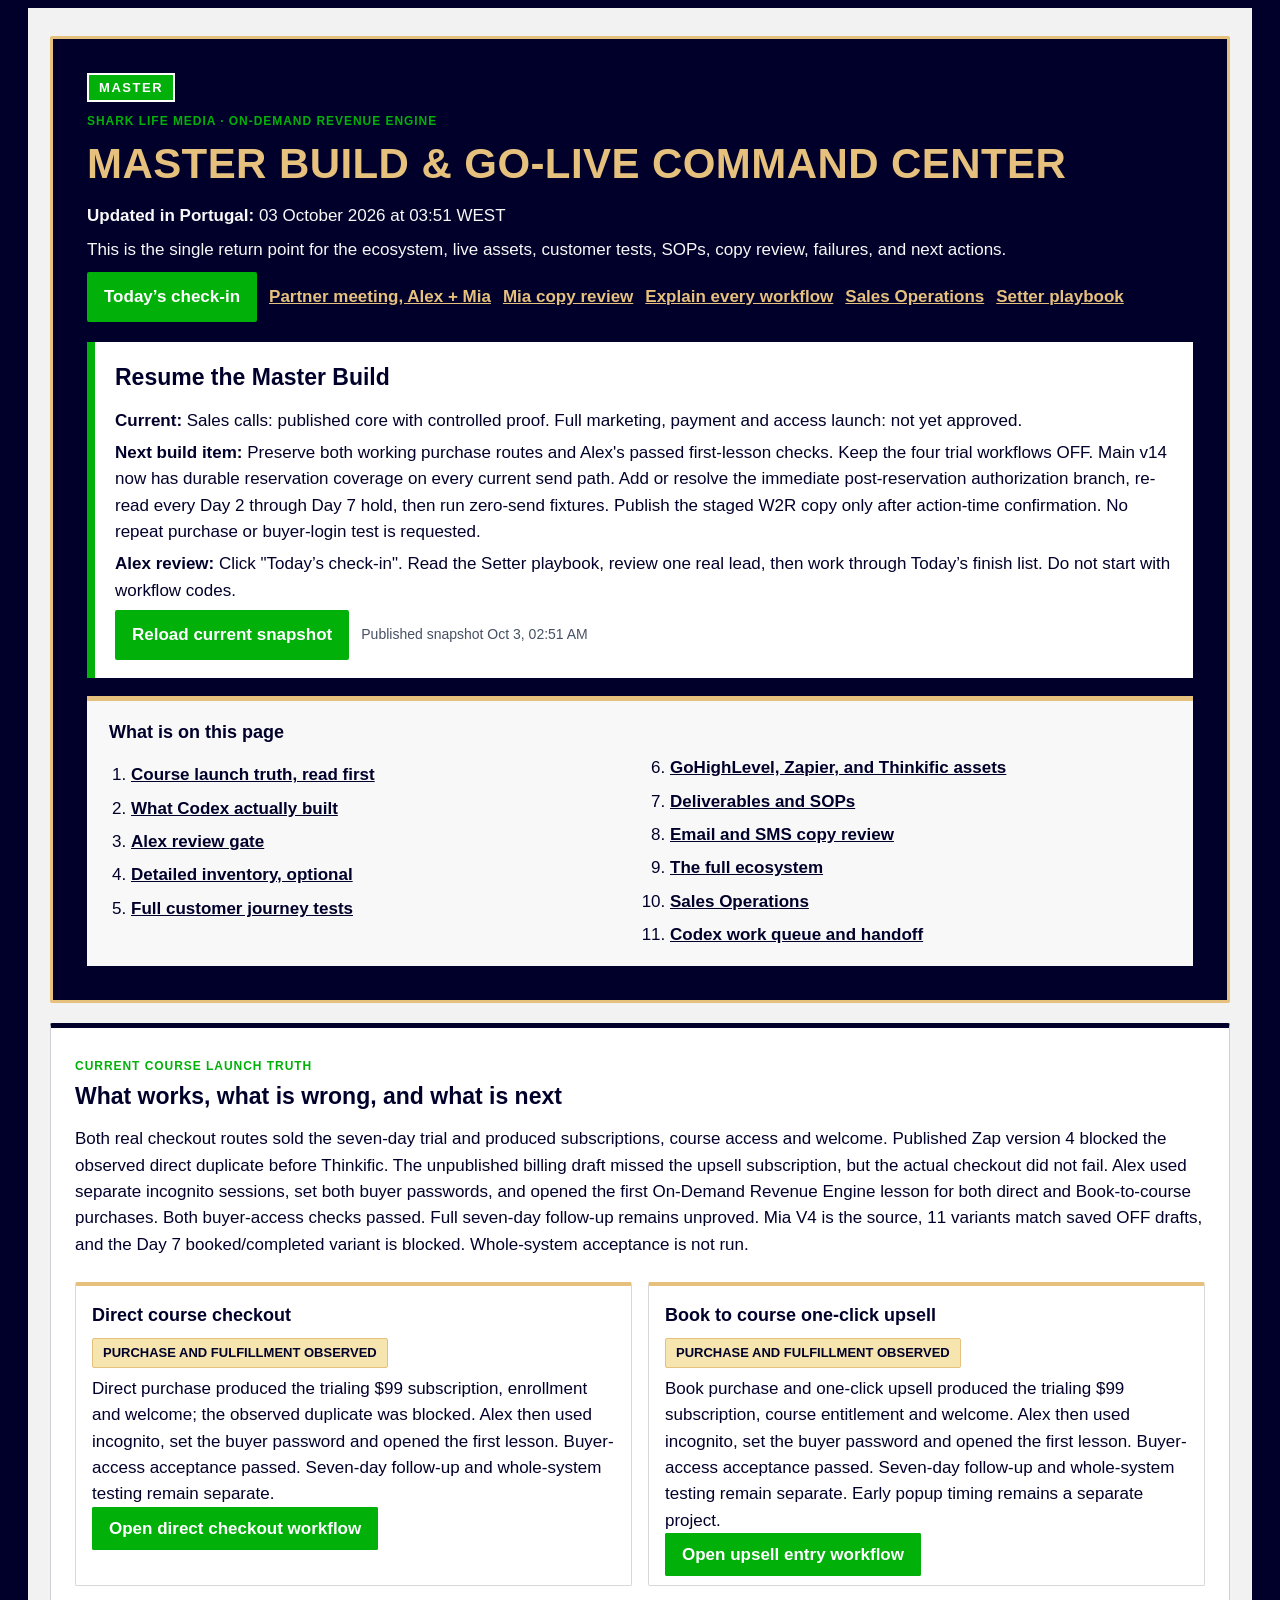
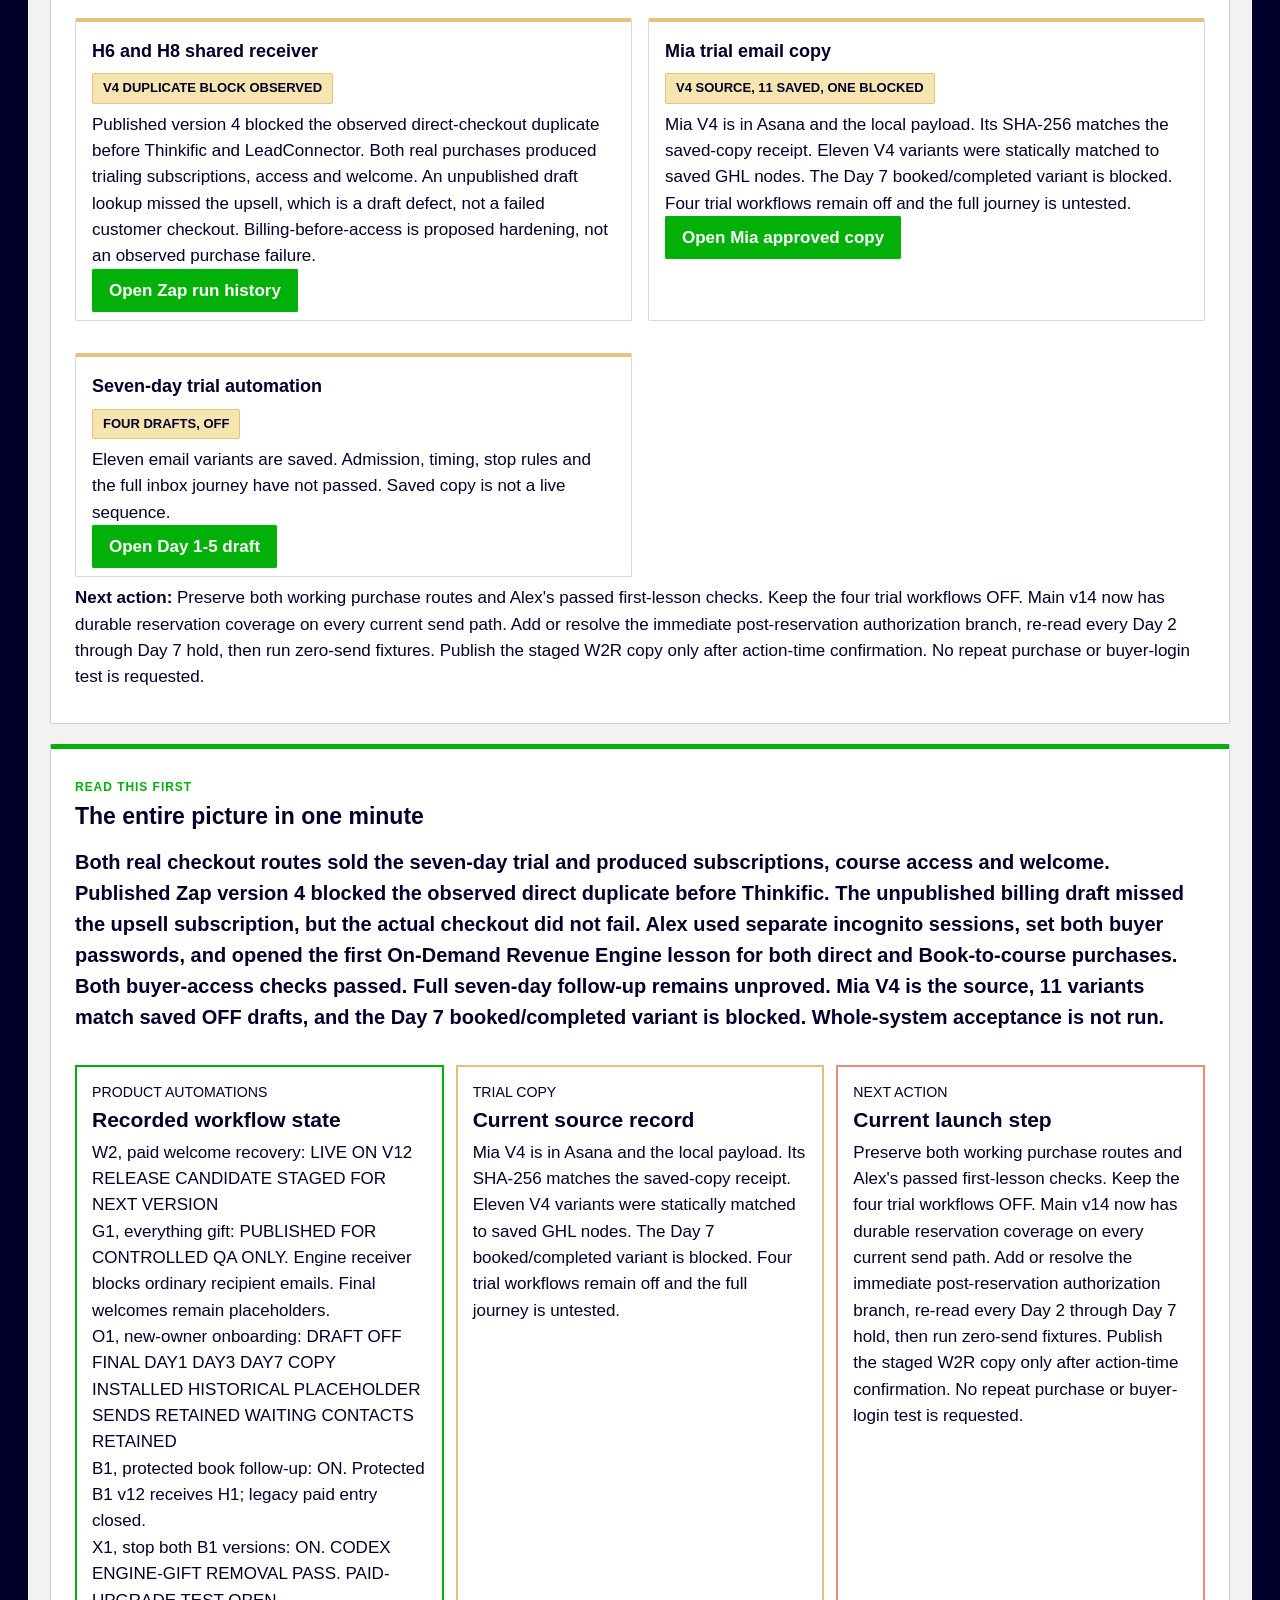
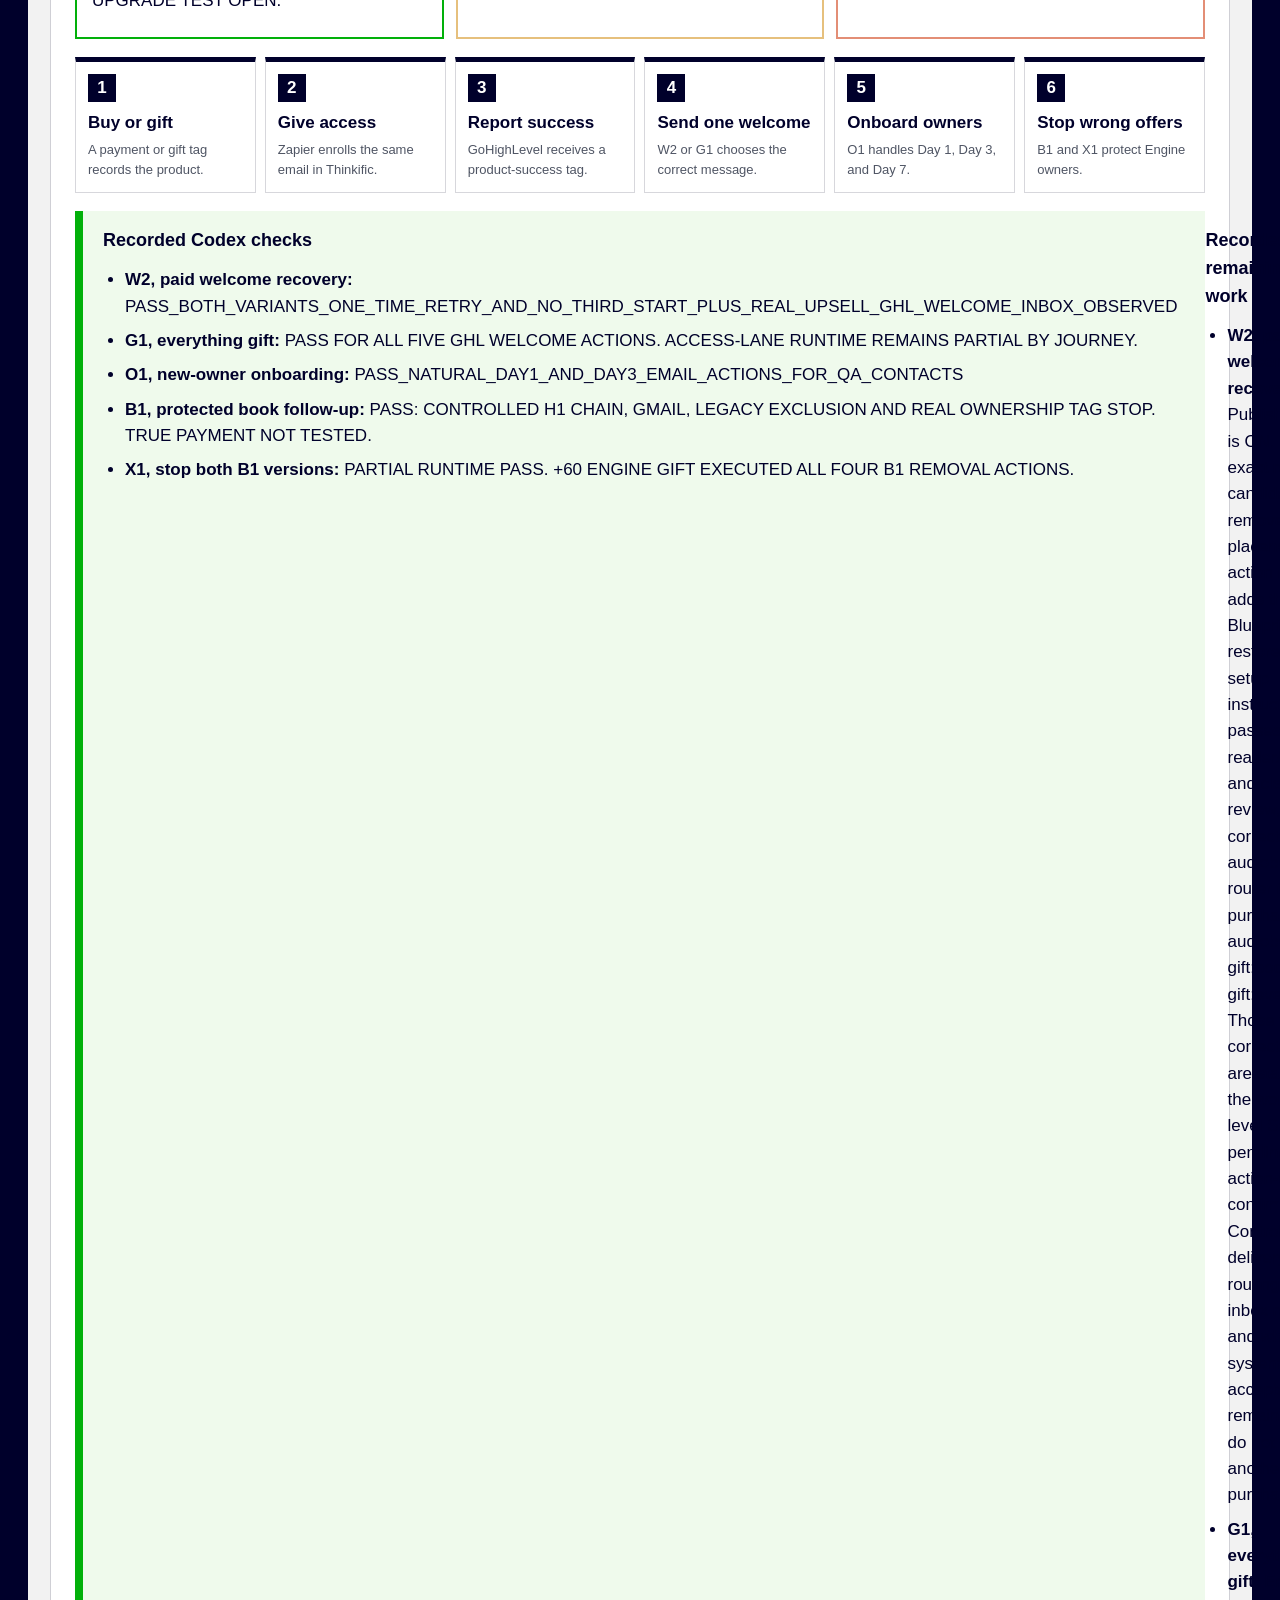
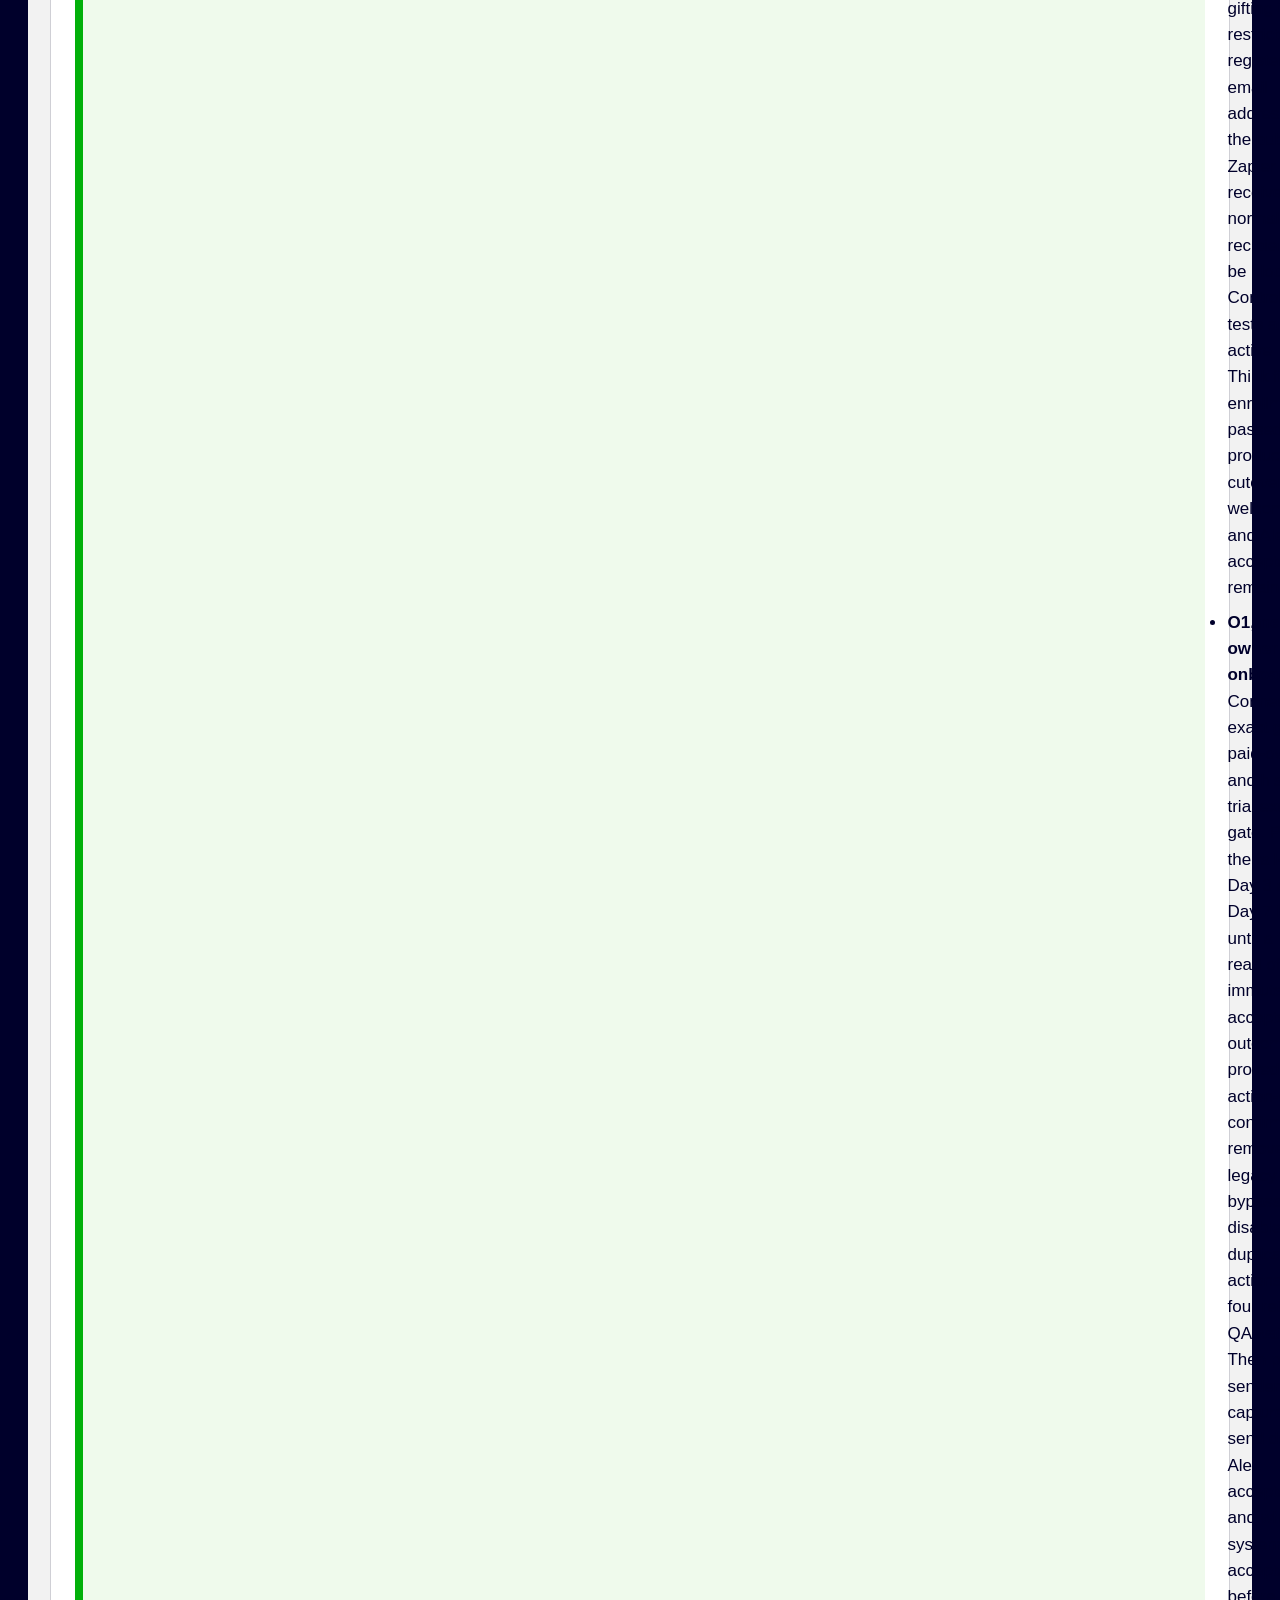
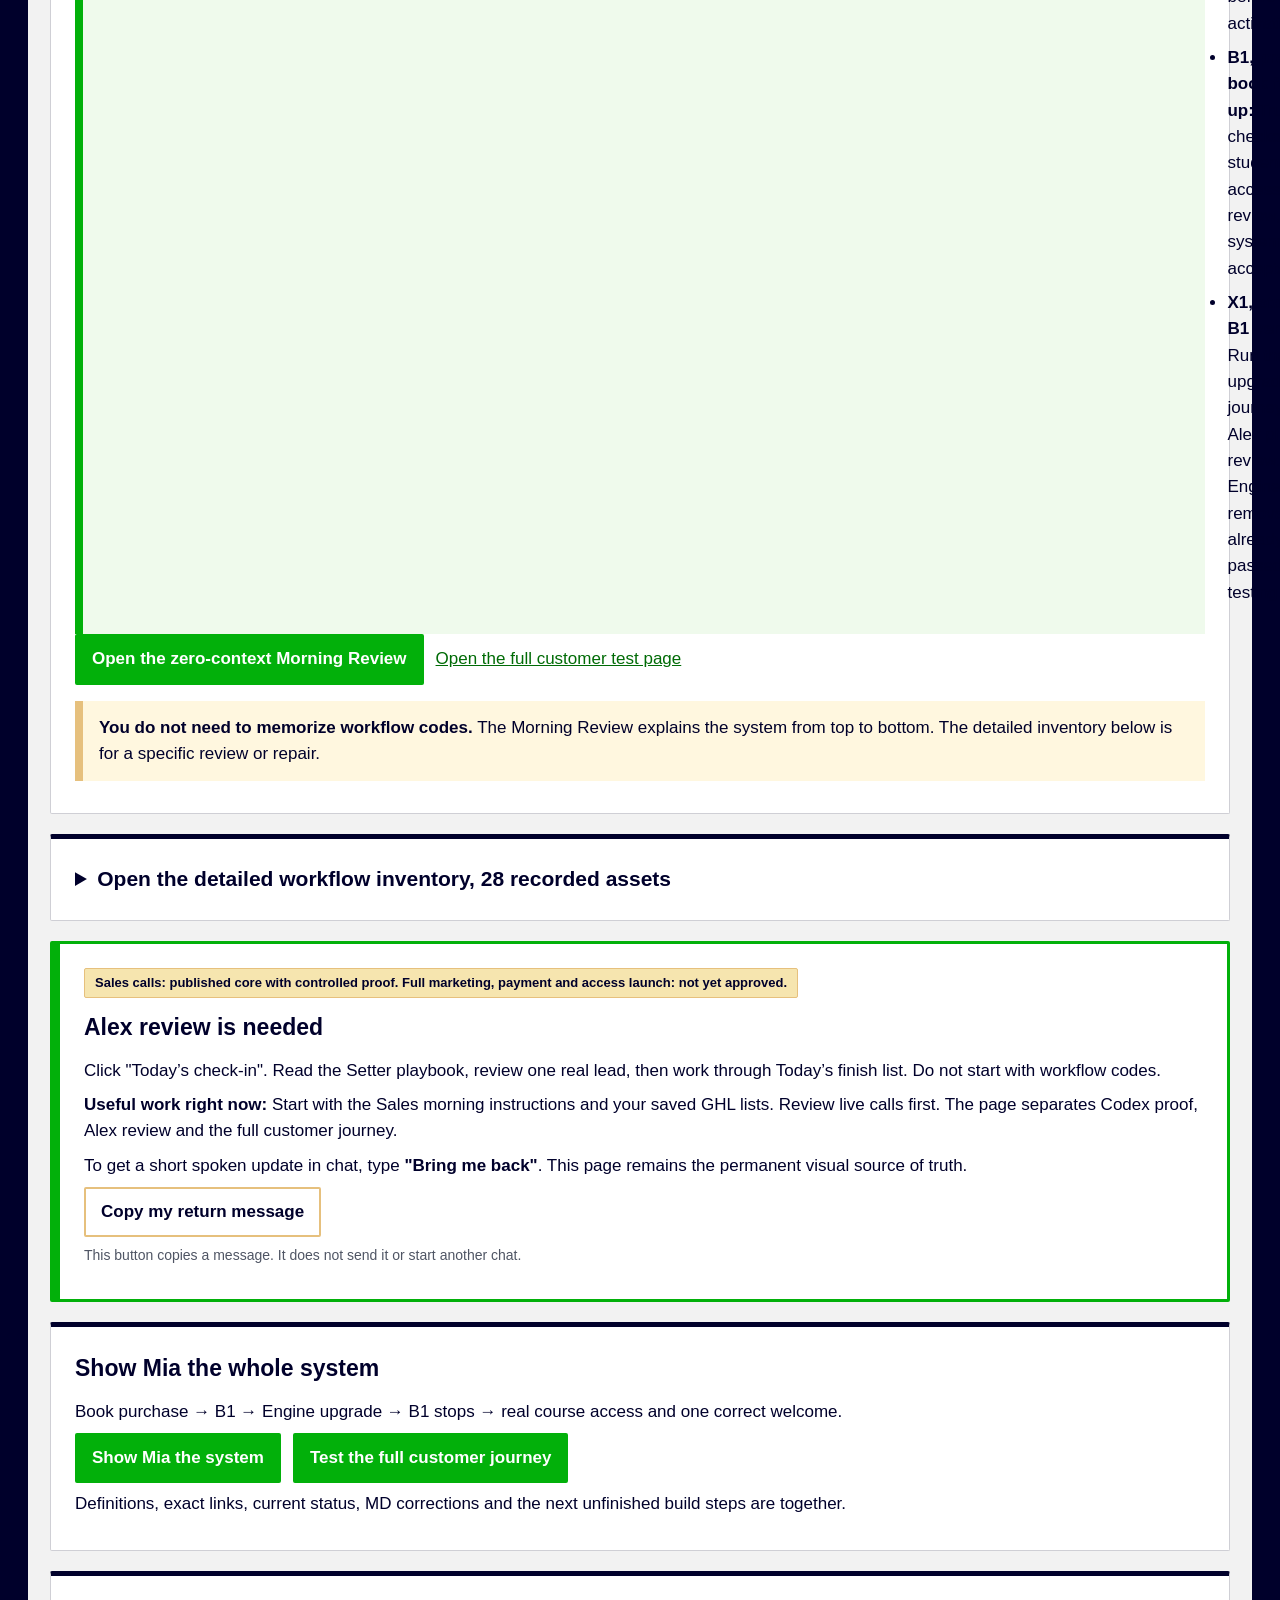
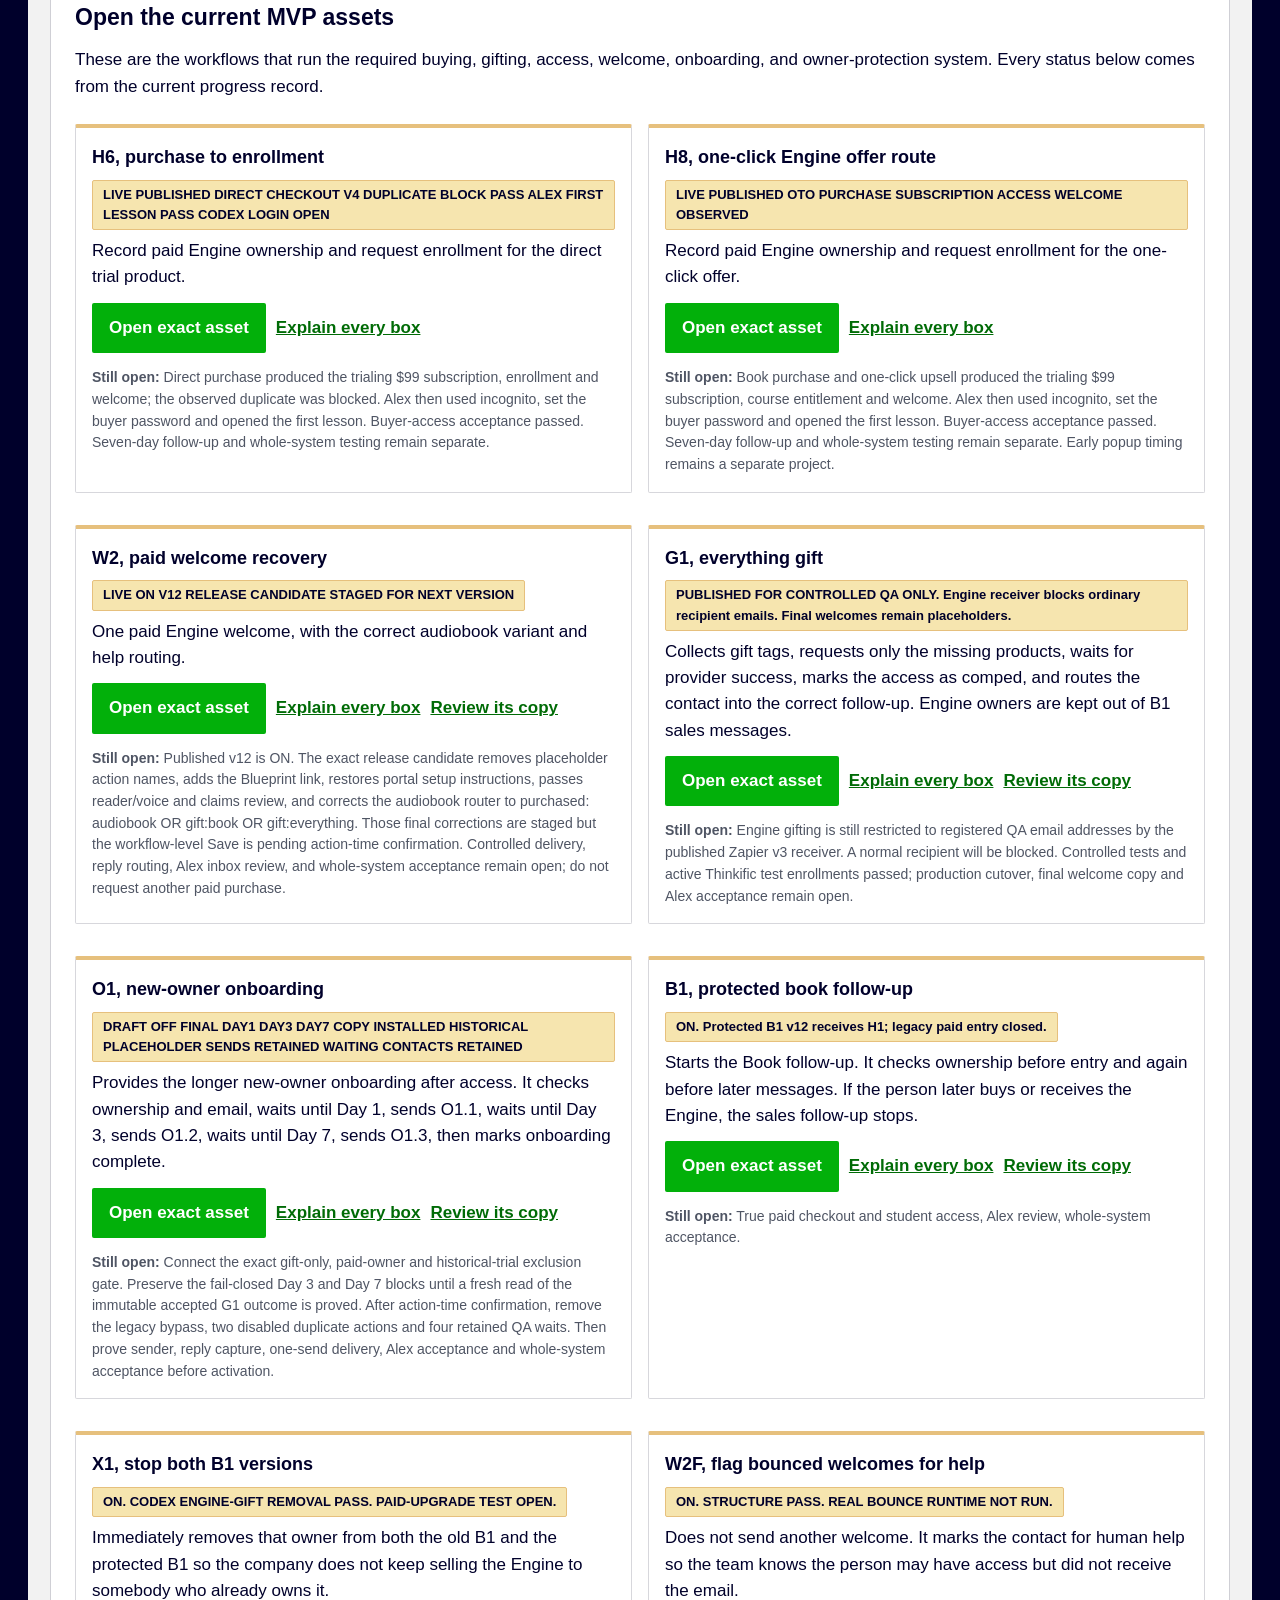
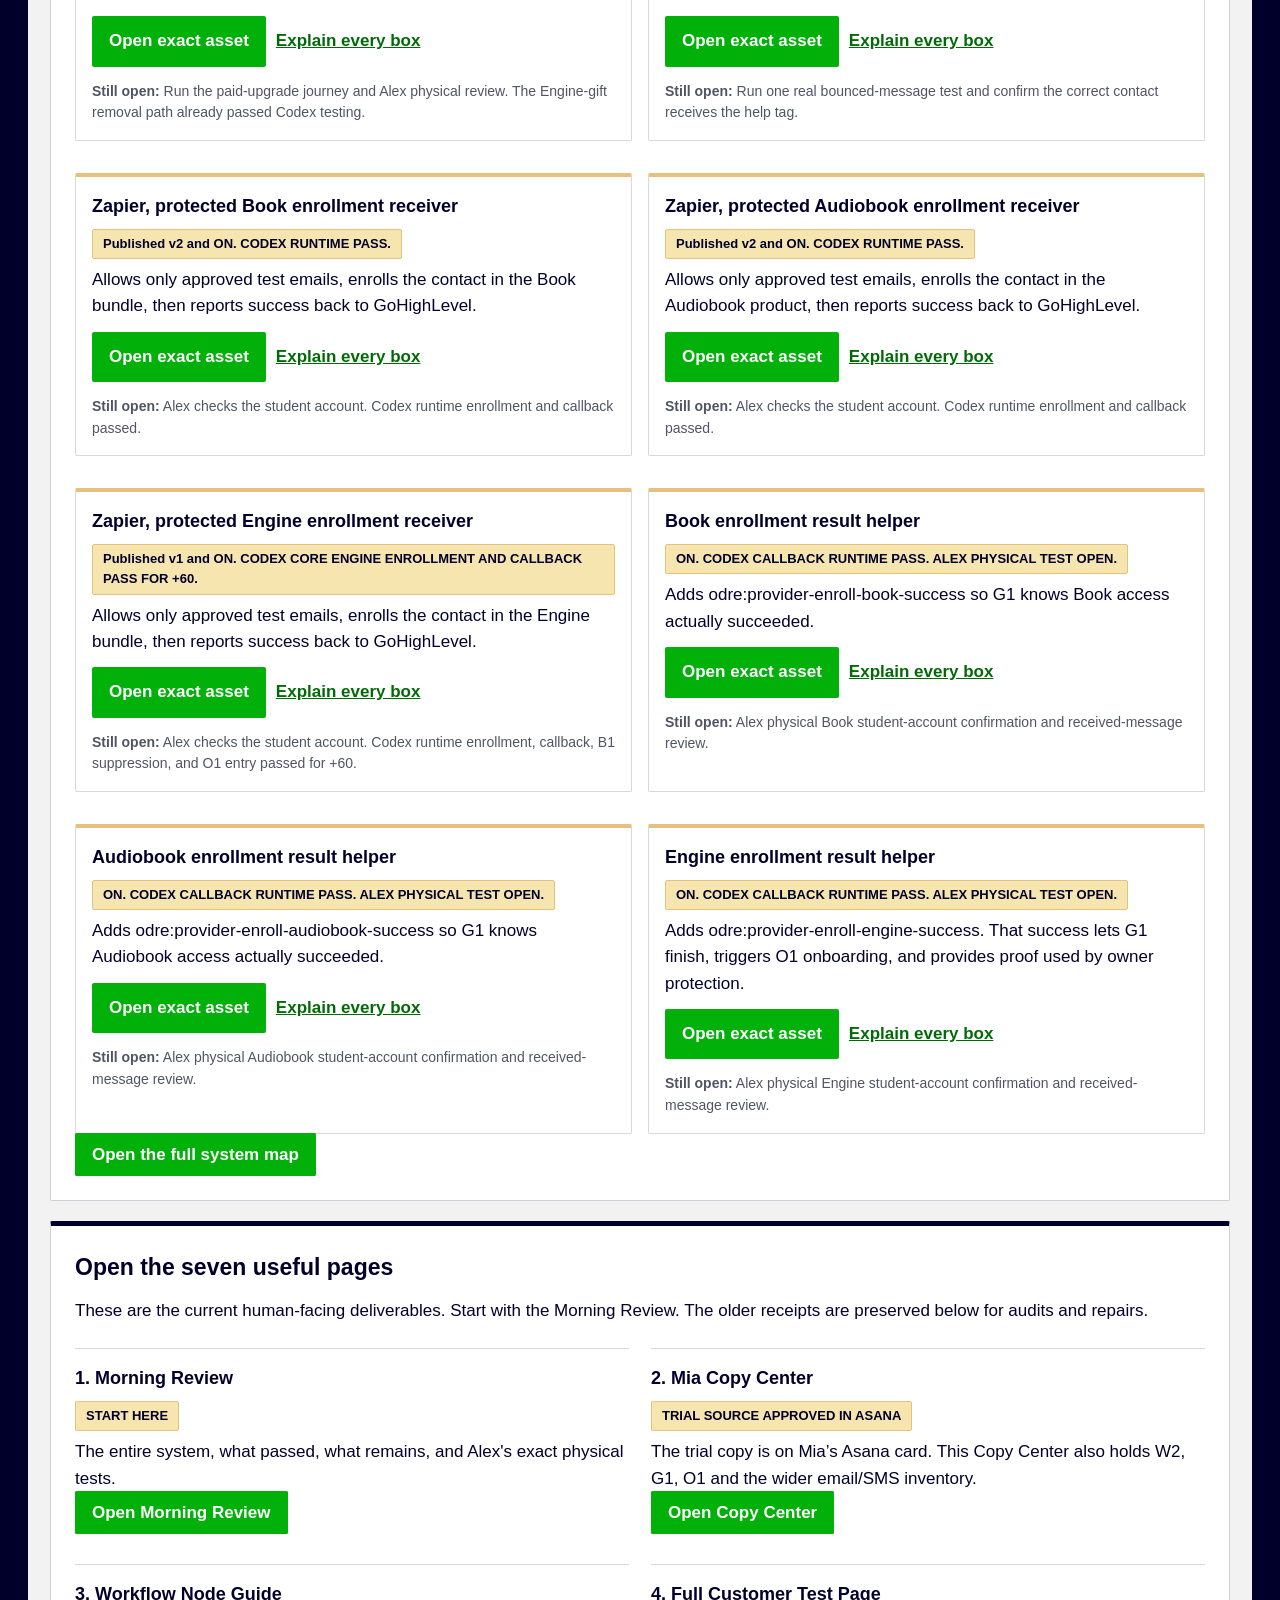
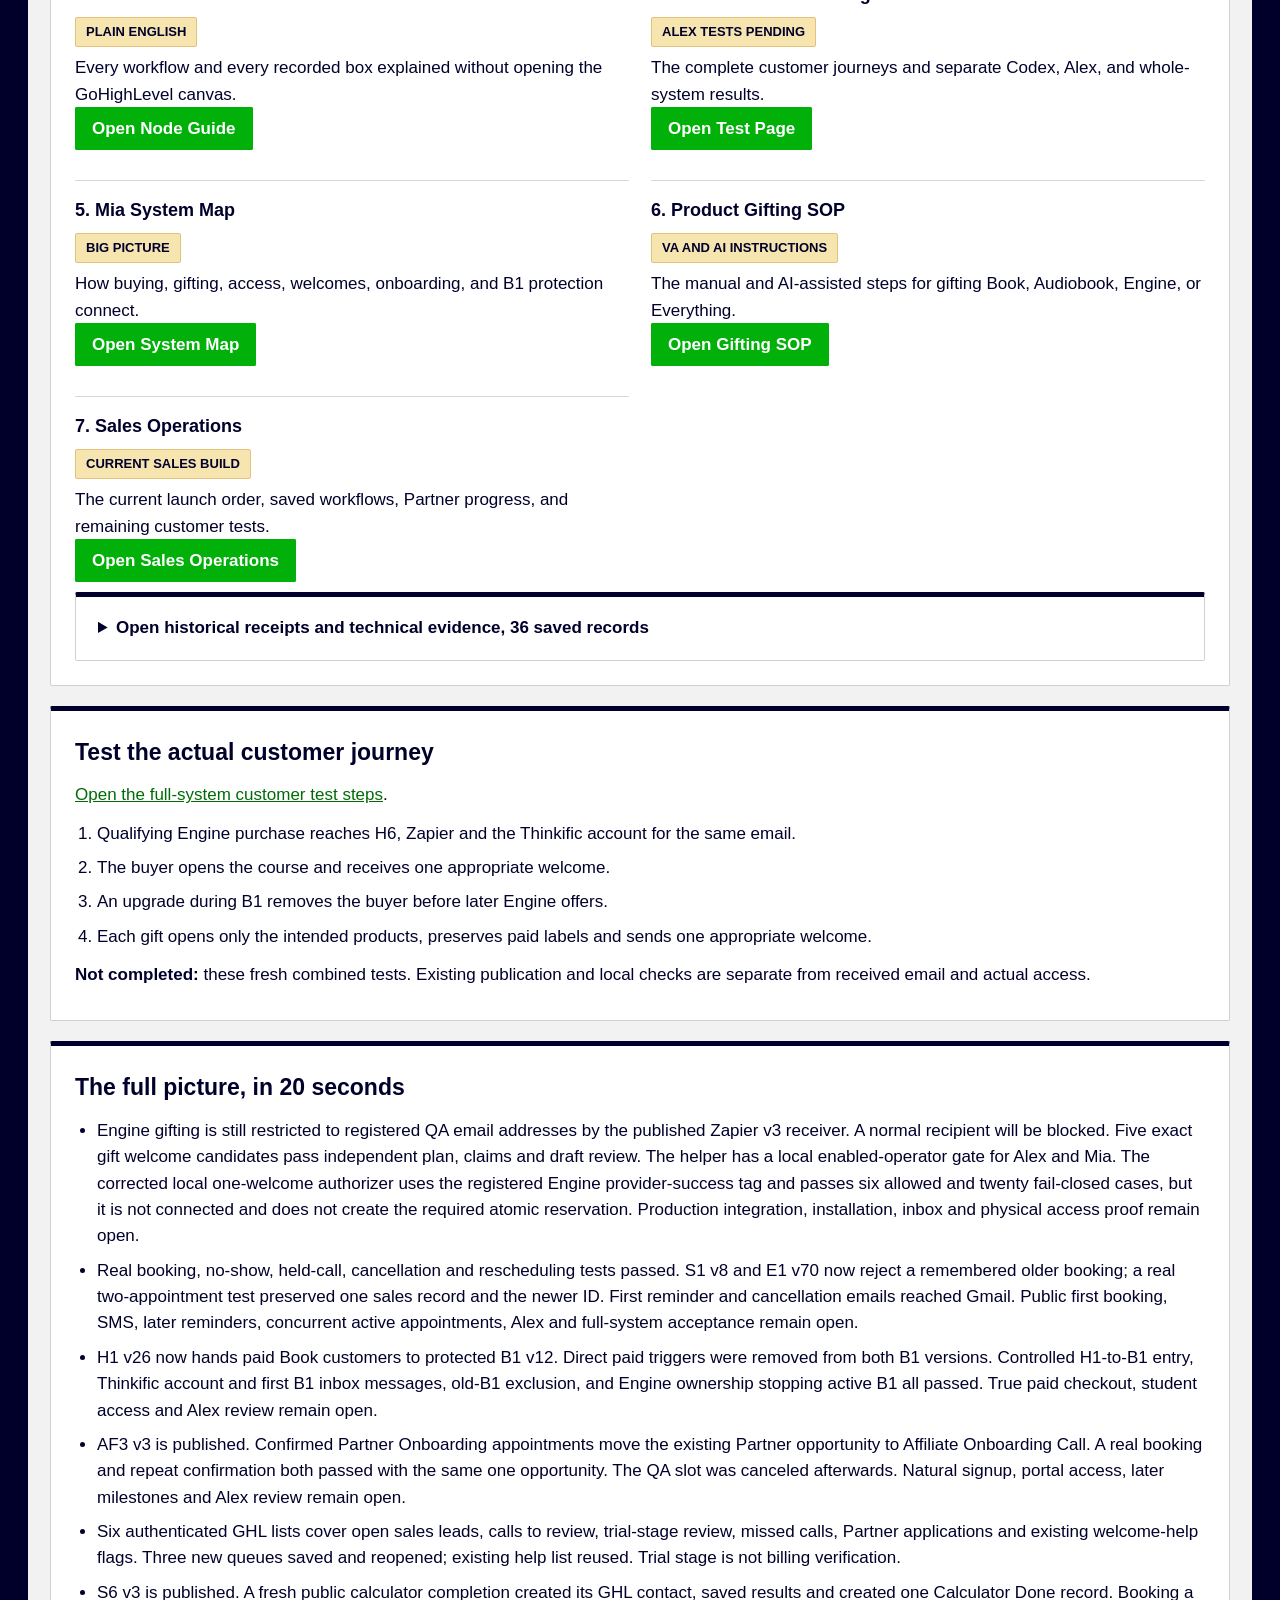
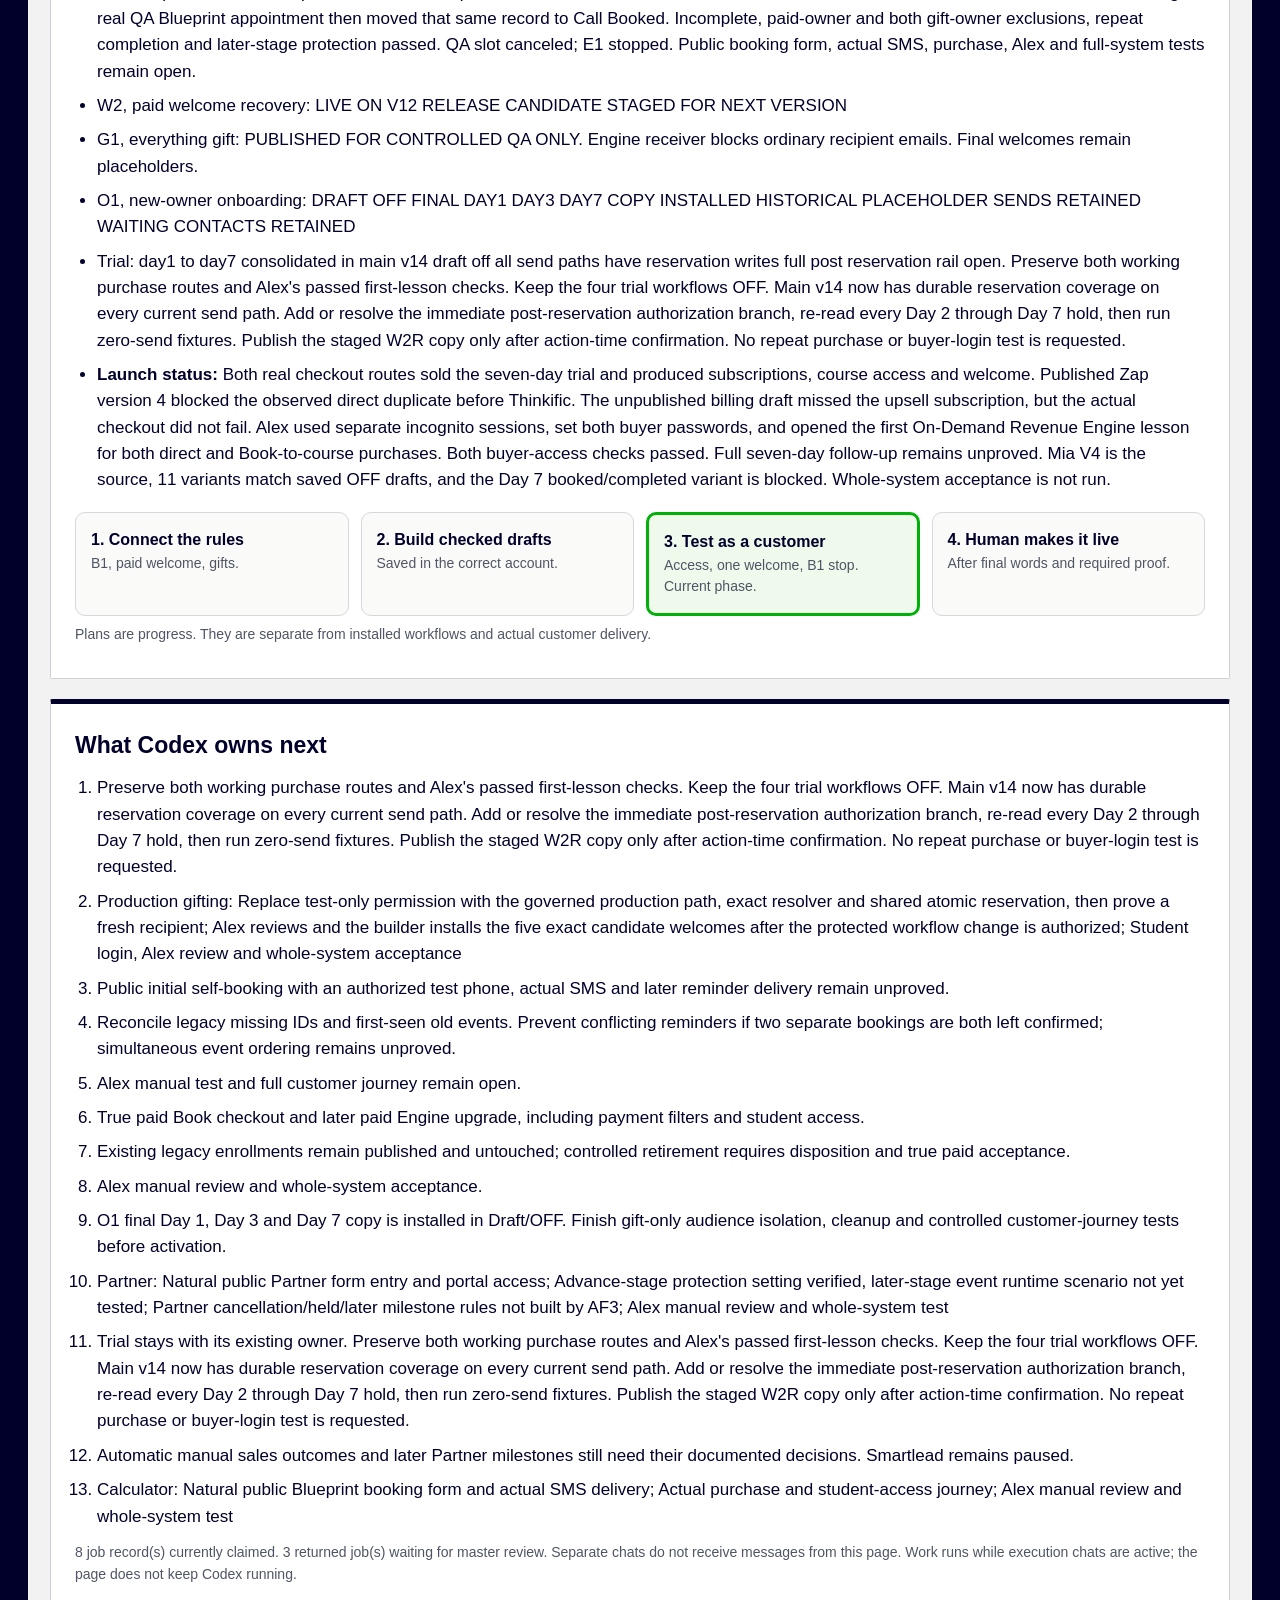
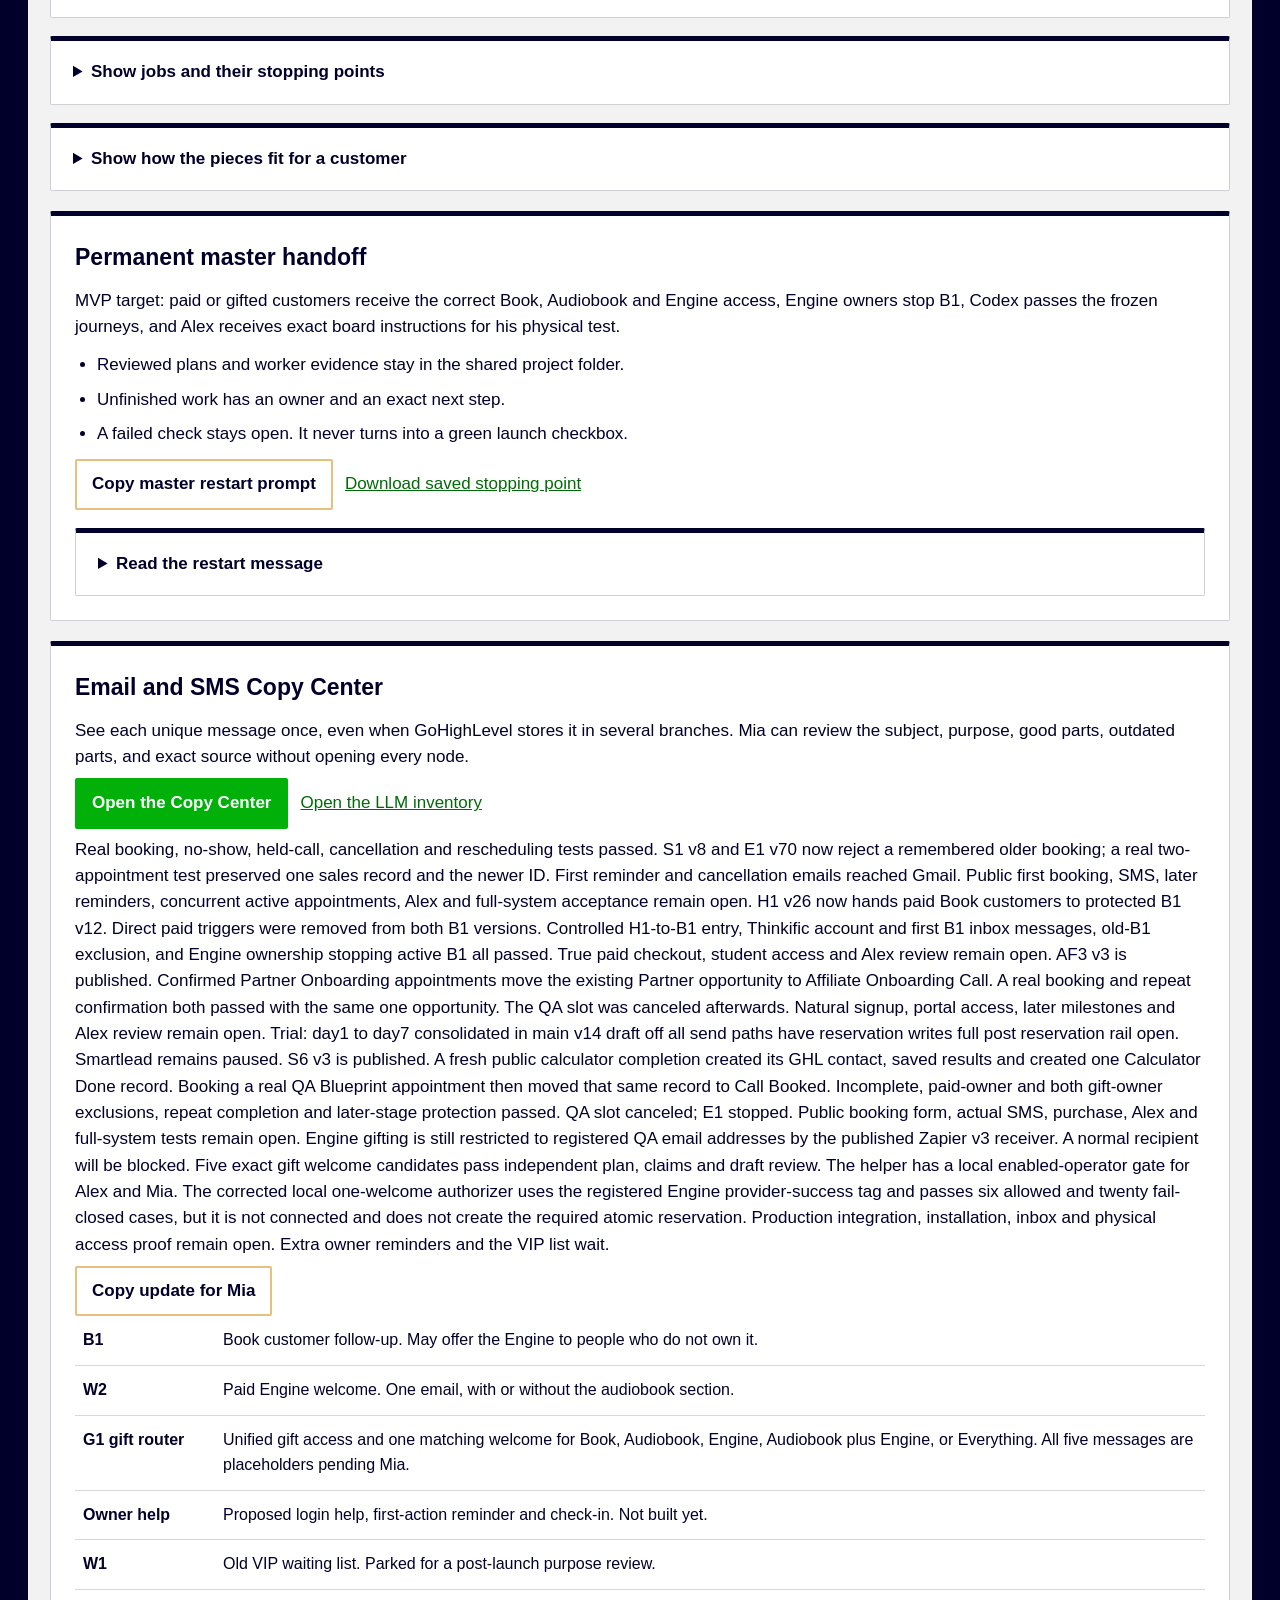
<file: index.html>
<!doctype html><html lang="en"><head><meta charset="utf-8"><meta name="viewport" content="width=device-width,initial-scale=1"><title>SLM MASTER | On-Demand Revenue Engine Command Center</title><link rel="stylesheet" href="focus.css"></head><body><div id="engine-home"></div><script id="focus-progress" type="application/json">{"updated_at": "2026-10-03T03:51:14+01:00", "founder_status": "Sales calls: published core with controlled proof. Full marketing, payment and access launch: not yet approved.", "summary": "Real booking, no-show, held-call, cancellation and rescheduling tests passed. S1 v8 and E1 v70 now reject a remembered older booking; a real two-appointment test preserved one sales record and the newer ID. First reminder and cancellation emails reached Gmail. Public first booking, SMS, later reminders, concurrent active appointments, Alex and full-system acceptance remain open. H1 v26 now hands paid Book customers to protected B1 v12. Direct paid triggers were removed from both B1 versions. Controlled H1-to-B1 entry, Thinkific account and first B1 inbox messages, old-B1 exclusion, and Engine ownership stopping active B1 all passed. True paid checkout, student access and Alex review remain open. AF3 v3 is published. Confirmed Partner Onboarding appointments move the existing Partner opportunity to Affiliate Onboarding Call. A real booking and repeat confirmation both passed with the same one opportunity. The QA slot was canceled afterwards. Natural signup, portal access, later milestones and Alex review remain open. Trial: day1 to day7 consolidated in main v14 draft off all send paths have reservation writes full post reservation rail open. Smartlead remains paused. S6 v3 is published. A fresh public calculator completion created its GHL contact, saved results and created one Calculator Done record. Booking a real QA Blueprint appointment then moved that same record to Call Booked. Incomplete, paid-owner and both gift-owner exclusions, repeat completion and later-stage protection passed. QA slot canceled; E1 stopped. Public booking form, actual SMS, purchase, Alex and full-system tests remain open. Engine gifting is still restricted to registered QA email addresses by the published Zapier v3 receiver. A normal recipient will be blocked. Five exact gift welcome candidates pass independent plan, claims and draft review. The helper has a local enabled-operator gate for Alex and Mia. The corrected local one-welcome authorizer uses the registered Engine provider-success tag and passes six allowed and twenty fail-closed cases, but it is not connected and does not create the required atomic reservation. Production integration, installation, inbox and physical access proof remain open.", "phase": "FULL_ECOSYSTEM_STAGED_RELEASE_REVENUE_LANE_FOUNDATION", "execution_state": "W2_BOTH_VARIANTS_RECOVERY_AND_G1_FIVE_WELCOMES_CODEX_PASS_FINAL_COPY_AND_ALEX_TESTS_PENDING", "launch_ready": false, "human_actions": [{"id": "ALEX_REACTIVATE_GHL", "text": "No action required. GoHighLevel access was restored on September 23, 2026.", "status": "RESOLVED_2026-09-23", "review": "https://app.gohighlevel.com/"}, {"id": "ALEX_MORNING_REVIEW", "text": "Click \"Today’s check-in\". Read the Setter playbook, review one real lead, then work through Today’s finish list. Do not start with workflow codes.", "status": "AWAITING_ALEX_PHYSICAL_REVIEW", "review": "https://alexwerninck.github.io/slm-odre-command-center/sales-operations-mvp.html#launch-24h"}], "next_work": ["Preserve both working purchase routes and Alex's passed first-lesson checks. Keep the four trial workflows OFF. Main v14 now has durable reservation coverage on every current send path. Add or resolve the immediate post-reservation authorization branch, re-read every Day 2 through Day 7 hold, then run zero-send fixtures. Publish the staged W2R copy only after action-time confirmation. No repeat purchase or buyer-login test is requested.", "Production gifting: Replace test-only permission with the governed production path, exact resolver and shared atomic reservation, then prove a fresh recipient; Alex reviews and the builder installs the five exact candidate welcomes after the protected workflow change is authorized; Student login, Alex review and whole-system acceptance", "Public initial self-booking with an authorized test phone, actual SMS and later reminder delivery remain unproved.", "Reconcile legacy missing IDs and first-seen old events. Prevent conflicting reminders if two separate bookings are both left confirmed; simultaneous event ordering remains unproved.", "Alex manual test and full customer journey remain open.", "True paid Book checkout and later paid Engine upgrade, including payment filters and student access.", "Existing legacy enrollments remain published and untouched; controlled retirement requires disposition and true paid acceptance.", "Alex manual review and whole-system acceptance.", "O1 final Day 1, Day 3 and Day 7 copy is installed in Draft/OFF. Finish gift-only audience isolation, cleanup and controlled customer-journey tests before activation.", "Partner: Natural public Partner form entry and portal access; Advance-stage protection setting verified, later-stage event runtime scenario not yet tested; Partner cancellation/held/later milestone rules not built by AF3; Alex manual review and whole-system test", "Trial stays with its existing owner. Preserve both working purchase routes and Alex's passed first-lesson checks. Keep the four trial workflows OFF. Main v14 now has durable reservation coverage on every current send path. Add or resolve the immediate post-reservation authorization branch, re-read every Day 2 through Day 7 hold, then run zero-send fixtures. Publish the staged W2R copy only after action-time confirmation. No repeat purchase or buyer-login test is requested.", "Automatic manual sales outcomes and later Partner milestones still need their documented decisions. Smartlead remains paused.", "Calculator: Natural public Blueprint booking form and actual SMS delivery; Actual purchase and student-access journey; Alex manual review and whole-system test"], "founder_now": "Start with the Sales morning instructions and your saved GHL lists. Review live calls first. The page separates Codex proof, Alex review and the full customer journey.", "progress_components": [{"id": "B1", "name": "B1, protected book follow-up", "asset_url": "https://app.gohighlevel.com/v2/location/PD3fQBJGWmfpGiwQnwnW/automation/workflow/1f3cf55a-27dc-4ef2-822a-fdc62e90f11c", "build_percent": {"done": 50, "total": 50}, "build_basis": "All 50 active message safeguards are installed. Entry protection and portal skips were also saved and freshly verified.", "checks_done": 0, "checks_total": 1, "test_state": "Controlled H1 entry, first B1 Gmail receipt, old B1 exclusion and Engine ownership stopping active B1 passed. Actual paid checkout remains open.", "live_state": "ON. Protected B1 v12 receives H1; legacy paid entry closed.", "next_step": "Alex follows one true Book purchase through access and B1, then upgrades to the Engine and confirms B1 stops.", "build_label": "Owner checks installed", "codex_test_state": "PASS: CONTROLLED H1 CHAIN, GMAIL, LEGACY EXCLUSION AND REAL OWNERSHIP TAG STOP. TRUE PAYMENT NOT TESTED.", "alex_test_state": "NOT RUN", "system_test_state": "NOT RUN", "overall_complete": false, "codex_check_state": "Published H1 v26, protected B1 v12 and legacy B1 v36 reloaded. Paid trigger removed from both B1 copies; provider-success trigger retained.", "plain_english": {"platform": "GoHighLevel", "who": "A person who has verified Book access and does not already own the On-Demand Revenue Engine.", "what": "Starts the Book follow-up. It checks ownership before entry and again before later messages. If the person later buys or receives the Engine, the sales follow-up stops.", "see": "Paid orders reach H1, then protected B1. Its remaining native trigger is provider Book success. The owner admission check, five-minute wait and per-message guards follow.", "missing": "True paid checkout and student access, Alex review, whole-system acceptance.", "built": "H1 v26 now hands paid Book customers to protected B1 v12. Direct paid triggers were removed from both B1 versions. Controlled H1-to-B1 entry, Thinkific account and first B1 inbox messages and B1 inbox messages, old-B1 exclusion, and Engine ownership stopping active B1 all passed. True paid checkout, student access and Alex review remain open."}}, {"id": "W2", "name": "W2, paid welcome recovery", "asset_url": "https://app.gohighlevel.com/v2/location/PD3fQBJGWmfpGiwQnwnW/automation/workflow/c55cd1d8-0026-4bdc-978e-f8a59bf90649", "build_percent": {"done": 12, "total": 12}, "build_basis": "W2R v12 is Published/ON. Exact reviewed copy is staged with named actions, portal setup help, the Blueprint link, and the corrected purchased: audiobook OR gift:book OR gift:everything router. Workflow-level Save is pending action-time confirmation.", "checks_done": null, "checks_total": null, "test_state": "PASS_BOTH_VARIANTS_ONE_TIME_RETRY_AND_NO_THIRD_START_PLUS_REAL_UPSELL_GHL_WELCOME_INBOX_OBSERVED", "live_state": "LIVE ON V12 RELEASE CANDIDATE STAGED FOR NEXT VERSION", "next_step": "After action-time confirmation, click Save, verify the new published version and exact actions, then run controlled no-purchase delivery and Alex acceptance.", "build_label": "Draft assembly", "codex_test_state": "PASS_BOTH_VARIANTS_ONE_TIME_RETRY_AND_NO_THIRD_START_PLUS_REAL_UPSELL_GHL_WELCOME_INBOX_OBSERVED", "alex_test_state": "NOT_RUN", "system_test_state": "PARTIAL_W2_GHL_ACTION_PASS", "overall_complete": false, "codex_check_state": "PASS_BOTH_VARIANTS_ONE_TIME_RETRY_AND_NO_THIRD_START_PLUS_REAL_UPSELL_GHL_WELCOME_INBOX_OBSERVED", "plain_english": {"platform": "GoHighLevel", "who": "A paid On-Demand Revenue Engine owner. They enter from a successful funnel payment or when the purchased:odre tag is first added.", "what": "One paid Engine welcome, with the correct audiobook variant and help routing.", "see": "Two triggers at the top. Then Prior paid welcome attempt recorded?, a five-minute wait, email permission paths, an audiobook choice, two alternative welcome emails, help paths, and odre:welcome-attempted markers.", "missing": "Published v12 is ON. The exact release candidate removes placeholder action names, adds the Blueprint link, restores portal setup instructions, passes reader/voice and claims review, and corrects the audiobook router to purchased: audiobook OR gift:book OR gift:everything. Those final corrections are staged but the workflow-level Save is pending action-time confirmation. Controlled delivery, reply routing, Alex inbox review, and whole-system acceptance remain open; do not request another paid purchase.", "built": "One paid Engine welcome, with the correct audiobook variant and help routing."}, "latest_receipt": "ODRE4_TRIAL_2026-09-23/H6_H8_REPEAT_SAFETY_RECEIPT_2026-09-24.json"}, {"id": "O1", "name": "O1, new-owner onboarding", "asset_url": "https://app.gohighlevel.com/v2/location/PD3fQBJGWmfpGiwQnwnW/automation/workflow/b4caee4a-b42f-492e-918a-192f026ebeb4", "build_percent": {"done": 10, "total": 10}, "build_basis": "Trigger, owner gate, email gate, exact reviewed Day 1, Day 3 and Day 7 copy, completion marker, and Settings are saved and passed reload readback. Audience isolation, cleanup and runtime tests remain.", "checks_done": 1, "checks_total": 3, "test_state": "PASS_NATURAL_DAY1_AND_DAY3_EMAIL_ACTIONS_FOR_QA_CONTACTS", "live_state": "DRAFT OFF FINAL DAY1 DAY3 DAY7 COPY INSTALLED HISTORICAL PLACEHOLDER SENDS RETAINED WAITING CONTACTS RETAINED", "next_step": "Connect the exact gift-only, paid-owner and historical-trial exclusion gate. Preserve the fail-closed Day 3 and Day 7 blocks until a fresh read of the immutable accepted G1 outcome is proved. After action-time confirmation, remove the legacy bypass, two disabled duplicate actions and four retained QA waits. Then prove sender, reply capture, one-send delivery, Alex acceptance and whole-system acceptance before activation.", "build_label": "Final copy installed in Draft/OFF", "codex_test_state": "PASS_NATURAL_DAY1_AND_DAY3_EMAIL_ACTIONS_FOR_QA_CONTACTS", "alex_test_state": "DAY3_PLACEHOLDER_INBOX_SCREENSHOT_CONFIRMED_ONLY", "system_test_state": "NOT_RUN", "overall_complete": false, "codex_check_state": "Exact workflow reloaded after save. Fit to Screen showed the owner gate, email gate, full active Day 1, Day 3, Day 7 path, completion marker, and two disabled obsolete email actions.", "plain_english": {"platform": "GoHighLevel", "who": "A verified Engine gift owner after Thinkific enrollment succeeds and G1 welcome completes. Paid and historical trial owners must be excluded before activation.", "what": "Provides the longer new-owner onboarding after access. It checks ownership and email, waits until Day 1, sends O1.1, waits until Day 3, sends O1.2, waits until Day 7, sends O1.3, then marks onboarding complete.", "see": "The Engine success trigger, verified owner gate, valid-email gate, Day 1 email, two-day wait, Day 3 email, four-day wait, Day 7 email, and the completion tag.", "missing": "Connect the exact gift-only, paid-owner and historical-trial exclusion gate. Preserve the fail-closed Day 3 and Day 7 blocks until a fresh read of the immutable accepted G1 outcome is proved. After action-time confirmation, remove the legacy bypass, two disabled duplicate actions and four retained QA waits. Then prove sender, reply capture, one-send delivery, Alex acceptance and whole-system acceptance before activation.", "built": "Built the three-email Engine gift-owner onboarding path for Day 1, Day 3, and Day 7. The exact reviewed copy and Day 3 member-portal link are installed and read back after reload in Draft/OFF."}, "latest_receipt": "O1_GIFT_OWNER_AUTHORIZER_RECEIPT_2026-10-03.json"}, {"id": "W2F", "name": "W2F, flag bounced welcomes for help", "asset_url": "https://app.gohighlevel.com/v2/location/PD3fQBJGWmfpGiwQnwnW/automation/workflow/d1e26e82-aa9a-4028-ac7a-90ffd7fd3ef4", "build_percent": {"done": 10, "total": 10}, "build_label": "Draft assembly", "build_basis": "Ten scoped draft assembly milestones: five exact product Bounced scopes, help writer, END, and three settings. Fresh root reopening and independent native names/configuration checked. Exact selected UUIDs not exposed in latest independent canvas, actual tests remain open.", "checks_done": 0, "checks_total": 1, "test_state": "Whole welcome-bounce journey NOT RUN", "live_state": "ON. STRUCTURE PASS. REAL BOUNCE RUNTIME NOT RUN.", "next_step": "Run one real bounced welcome and confirm the same contact receives odre:welcome-needs-help.", "codex_test_state": "NOT RUN", "alex_test_state": "NOT RUN", "system_test_state": "NOT RUN", "overall_complete": false, "codex_check_state": "Five scoped Bounced events and actual selected workflow names, help tag, END and settings independently configuration-checked. Latest native selected UUIDs UNKNOWN. Actual tests NOT RUN.", "plain_english": {"platform": "GoHighLevel", "who": "A paid or gifted owner whose welcome email is reported as bounced.", "what": "Does not send another welcome. It marks the contact for human help so the team knows the person may have access but did not receive the email.", "see": "Five bounced-email entry scopes, one help-tag action, and an end step.", "missing": "Run one real bounced-message test and confirm the correct contact receives the help tag.", "built": "Built the bounced-welcome safety workflow so five kinds of failed welcome emails can be marked for human help."}}, {"id": "X1", "name": "X1, stop both B1 versions", "asset_url": "https://app.gohighlevel.com/v2/location/PD3fQBJGWmfpGiwQnwnW/automation/workflow/9f410adb-299e-4ba2-882c-ebcfe7b6973a", "build_percent": {"done": 8, "total": 8}, "build_basis": "Draft assembly: three ownership triggers, two specific B1 targets and three saved settings. Two duplicate actions disabled.", "checks_done": 1, "checks_total": 3, "test_state": "Engine-gift removal passed. Paid and Everything-owner upgrade journeys remain open.", "live_state": "ON. CODEX ENGINE-GIFT REMOVAL PASS. PAID-UPGRADE TEST OPEN.", "next_step": "Run the true paid-upgrade journey, then Alex physically checks that later B1 Engine offers stop.", "build_label": "Draft assembly", "codex_test_state": "PARTIAL RUNTIME PASS. +60 ENGINE GIFT EXECUTED ALL FOUR B1 REMOVAL ACTIONS.", "alex_test_state": "NOT RUN", "system_test_state": "NOT RUN", "overall_complete": false, "codex_check_state": "Current v3 verified in GoHighLevel version history: purchased:odre, gift:odre and gift:everything triggers; active old/new B1 removals; two disabled duplicate actions.", "plain_english": {"platform": "GoHighLevel", "who": "Anyone who becomes an Engine owner through purchase, Engine gift, or Everything gift.", "what": "Immediately removes that owner from both the old B1 and the protected B1 so the company does not keep selling the Engine to somebody who already owns it.", "see": "Three ownership triggers and four remove-from-workflow actions covering the old and replacement B1 workflows.", "missing": "Run the paid-upgrade journey and Alex physical review. The Engine-gift removal path already passed Codex testing.", "built": "Built the stop switch that removes a new Engine owner from both the old B1 and the protected B1. Purchase, Engine gift, and Everything gift can trigger it."}}, {"id": "FULL_SYSTEM", "name": "Entire customer journey", "asset_url": "https://alexwerninck.github.io/slm-odre-command-center/test-real.html", "build_percent": {"done": 6, "total": 6}, "build_basis": "Core MVP draft groups and the fail-closed SOP package are assembled and static verified. Runtime proof remains separate.", "checks_done": 0, "checks_total": 6, "test_state": "Four product lanes have partial or complete Codex evidence. Paid upgrade, duplicate, inbox, and Alex checks remain open.", "live_state": "PARTIAL CODEX RUNTIME PASS. ENGINE, BOOK, AUDIOBOOK, AND EVERYTHING ACCESS LANES HAVE LIVE EVIDENCE.", "next_step": "Run paid Book-to-Engine upgrade and duplicate protection, then Alex completes the physical inbox and student-account review.", "build_label": "Build", "codex_test_state": "PARTIAL PASS. ALEX AND FINAL WHOLE-SYSTEM REVIEW REMAIN OPEN.", "alex_test_state": "NOT RUN", "system_test_state": "NOT RUN", "overall_complete": false, "codex_check_state": "All three receivers have six steps and reject unauthorized stored samples. All three helpers were re-opened with the matching 22-address cohort, permit, and product success tag. External runtime NOT RUN.", "plain_english": {"platform": "this Command Center", "who": "Every paid or gifted test customer used to prove the ecosystem.", "what": "Checks the complete journey across GoHighLevel, Zapier, Thinkific, emails, ownership tags, and B1 suppression.", "see": "Six customer cards covering Book, Audiobook, Engine, Everything, paid upgrade, and duplicate or wrong-product protection.", "missing": "Paid upgrade, duplicate protection, received-message checks, and Alex physical testing.", "built": "Connected the MVP products, access routes, welcome routes, B1 protection, test contacts, evidence log, and operator instructions into one tracked system."}}, {"id": "H6", "name": "H6, purchase to enrollment", "asset_url": "https://app.gohighlevel.com/v2/location/PD3fQBJGWmfpGiwQnwnW/automation/workflow/f073cea3-2a88-4826-b271-5c524cb39f25", "build_percent": null, "build_basis": "Existing published connection. Qualifying filters and ownership writer observed; no replacement build counted.", "checks_done": null, "checks_total": null, "test_state": "PASS_THROUGH_THANK_YOU_ENROLLMENT_WELCOME_AND_DUPLICATE_BLOCK_STUDENT_LOGIN_NOT_PROVED", "live_state": "LIVE PUBLISHED DIRECT CHECKOUT V4 DUPLICATE BLOCK PASS ALEX FIRST LESSON PASS CODEX LOGIN OPEN", "next_step": "Preserve the working direct checkout and Alex's passed buyer-access test. Finish the separate seven-day follow-up controls without requesting another purchase or lesson-access test.", "build_label": "Build", "codex_test_state": "PASS_THROUGH_THANK_YOU_ENROLLMENT_WELCOME_AND_DUPLICATE_BLOCK_STUDENT_LOGIN_NOT_PROVED", "alex_test_state": "PASS_CHECKOUT_THANK_YOU_INCOGNITO_PASSWORD_SETUP_AND_FIRST_LESSON", "system_test_state": "NOT_RUN", "overall_complete": false, "codex_check_state": "PASS_THROUGH_THANK_YOU_ENROLLMENT_WELCOME_AND_DUPLICATE_BLOCK_STUDENT_LOGIN_NOT_PROVED", "plain_english": {"platform": "GoHighLevel", "who": "A qualifying On-Demand Revenue Engine buyer from the live purchase path.", "what": "Record paid Engine ownership and request enrollment for the direct trial product.", "see": "A qualifying payment trigger, ownership tag action, and webhook request to the Engine enrollment Zap.", "missing": "Direct purchase produced the trialing $99 subscription, enrollment and welcome; the observed duplicate was blocked. Alex then used incognito, set the buyer password and opened the first lesson. Buyer-access acceptance passed. Seven-day follow-up and whole-system testing remain separate.", "built": "Record paid Engine ownership and request enrollment for the direct trial product."}, "latest_receipt": "ODRE4_TRIAL_2026-09-23/H6_H8_REPEAT_SAFETY_RECEIPT_2026-09-24.json"}, {"id": "H8", "name": "H8, one-click Engine offer route", "asset_url": "https://app.gohighlevel.com/v2/location/PD3fQBJGWmfpGiwQnwnW/automation/workflow/abaefc80-1724-4a6b-80cb-cbbefe51dcd2", "build_percent": {"done": null, "total": null}, "build_label": "Existing published route", "build_basis": "Fresh read-only audit found the Order Submitted trigger, paid ownership tags, cart-abandon cleanup, enrollment webhook, and opportunity update. No replacement build counted.", "checks_done": null, "checks_total": null, "test_state": "SUBSCRIPTION_PROVED_ACCESS_WELCOME_OBSERVED_DRAFT_LOOKUP_FAILURE_NOT_CHECKOUT_FAILURE", "live_state": "LIVE PUBLISHED OTO PURCHASE SUBSCRIPTION ACCESS WELCOME OBSERVED", "next_step": "Preserve the working Book-to-course upsell and Alex's passed buyer-access test. Finish the separate seven-day follow-up controls. Keep the draft lookup defect separate from the successful purchase.", "codex_test_state": "SUBSCRIPTION_PROVED_ACCESS_WELCOME_OBSERVED_DRAFT_LOOKUP_FAILURE_NOT_CHECKOUT_FAILURE", "alex_test_state": "PASS_BOOK_UPSELL_THANK_YOU_INCOGNITO_PASSWORD_SETUP_AND_FIRST_LESSON", "system_test_state": "NOT_RUN", "overall_complete": false, "codex_check_state": "SUBSCRIPTION_PROVED_ACCESS_WELCOME_OBSERVED_DRAFT_LOOKUP_FAILURE_NOT_CHECKOUT_FAILURE", "plain_english": {"platform": "GoHighLevel", "built": "Record paid Engine ownership and request enrollment for the one-click offer.", "who": "A customer who submits the one-click On-Demand Revenue Engine offer.", "what": "Record paid Engine ownership and request enrollment for the one-click offer.", "see": "Order Submitted trigger, Add Tag 7 DAY TRIAL, Remove Tag abandonment cleanup, Custom Webhook, and Create Or Update Opportunity.", "missing": "Book purchase and one-click upsell produced the trialing $99 subscription, course entitlement and welcome. Alex then used incognito, set the buyer password and opened the first lesson. Buyer-access acceptance passed. Seven-day follow-up and whole-system testing remain separate. Early popup timing remains a separate project."}, "latest_receipt": "ODRE4_TRIAL_2026-09-23/OTO_ORDER_SUBSCRIPTION_READBACK_2026-09-24.json"}, {"id": "ZAPIER", "name": "Zapier, give course access", "asset_url": "https://zapier.com/editor/371809424/published/371809425/fields", "build_percent": null, "build_basis": "Existing published Zap and name/email/product mapping observed. Existing publication is not new build completion.", "checks_done": 0, "checks_total": 1, "test_state": "Fresh same-email enrollment journey not run", "live_state": "Existing Zap ON", "next_step": "Trace the same new buyer from H6 to actual Thinkific enrollment.", "build_label": "Build", "codex_test_state": "NOT RUN", "alex_test_state": "NOT RUN", "system_test_state": "NOT RUN", "overall_complete": false, "codex_check_state": "Fresh published UI confirms H6Zap ON, in-use v3 ODRE + Bonuses, bundle and Catch Hook first/last/email mapping. Real Zap run NOT RUN.", "plain_english": {"platform": "Zapier", "who": "The buyer information sent by the live Engine purchase workflow.", "what": "Creates or updates the Thinkific student and enrolls that email in the correct On-Demand Revenue Engine bundle.", "see": "A webhook trigger followed by Thinkific enrollment using the same first name, last name, and email.", "missing": "A fresh paid-buyer run and Alex physical access check.", "built": "Verified the existing paid Engine Zap receives the buyer information and maps the correct person and product into Thinkific."}}, {"id": "ZAP_BOOK_RESULT_DRAFT", "name": "Zapier, protected Book enrollment receiver", "asset_url": "https://zapier.com/editor/380660773/published/_GEN_1789776271902/fields", "build_percent": {"done": 6, "total": 6}, "build_label": "Protected receiver assembly", "build_basis": "All six published steps are saved: trigger, 22-address QA gate, allow filter, Thinkific enrollment, success filter, and matching GoHighLevel callback.", "checks_done": 1, "checks_total": 1, "test_state": "Fresh Book receiver journey passed. Alex physical access check remains open.", "live_state": "Published v2 and ON. CODEX RUNTIME PASS.", "next_step": "Alex verifies the Book bundle inside the student account.", "codex_test_state": "PASS. FRESH BOOK ENROLLMENT AND CALLBACK SUCCEEDED.", "alex_test_state": "NOT RUN", "system_test_state": "NOT RUN", "overall_complete": false, "codex_check_state": "Six steps saved. 22-address gate installed. Unauthorized stored sample rejected as unregistered_email. Exact Book helper target remains recorded. Live switch readback passed. No external customer test has run.", "plain_english": {"platform": "Zapier", "who": "A registered controlled-test Book gift request from G1.", "what": "Allows only approved test emails, enrolls the contact in the Book bundle, then reports success back to GoHighLevel.", "see": "Webhook, exact email safety gate, allow filter, Thinkific Book enrollment, success filter, and GoHighLevel callback.", "missing": "Alex checks the student account. Codex runtime enrollment and callback passed.", "built": "Built and published a protected six-step Book enrollment route with an approved test-email gate, Thinkific enrollment, success check, and GoHighLevel result callback."}}, {"id": "ZAP_AUDIO_RESULT_DRAFT", "name": "Zapier, protected Audiobook enrollment receiver", "asset_url": "https://zapier.com/editor/380660870/published/_GEN_1789775422083/fields", "build_percent": {"done": 6, "total": 6}, "build_label": "Protected receiver assembly", "build_basis": "All six published steps are saved: trigger, 22-address QA gate, allow filter, Thinkific enrollment, success filter, and matching GoHighLevel callback.", "checks_done": 1, "checks_total": 1, "test_state": "Fresh Audiobook receiver journey passed. Alex physical access check remains open.", "live_state": "Published v2 and ON. CODEX RUNTIME PASS.", "next_step": "Alex verifies the Audiobook and Book bundle inside the student account.", "codex_test_state": "PASS. FRESH AUDIOBOOK ENROLLMENT AND CALLBACK SUCCEEDED.", "alex_test_state": "NOT RUN", "system_test_state": "NOT RUN", "overall_complete": false, "codex_check_state": "Six steps saved. 22-address gate installed. Unauthorized stored sample rejected as unregistered_email. Exact Audiobook helper target remains recorded. Live switch readback passed. No external customer test has run.", "plain_english": {"platform": "Zapier", "who": "A registered controlled-test Audiobook gift request from G1.", "what": "Allows only approved test emails, enrolls the contact in the Audiobook product, then reports success back to GoHighLevel.", "see": "Webhook, exact email safety gate, allow filter, Thinkific Audiobook enrollment, success filter, and GoHighLevel callback.", "missing": "Alex checks the student account. Codex runtime enrollment and callback passed.", "built": "Built and published a protected six-step Audiobook enrollment route with an approved test-email gate, Thinkific enrollment, success check, and GoHighLevel result callback."}}, {"id": "ZAP_ENGINE_RESULT_DRAFT", "name": "Zapier, protected Engine enrollment receiver", "asset_url": "https://zapier.com/editor/380660704/published/_GEN_1789766824792/fields", "build_percent": {"done": 6, "total": 6}, "build_label": "Protected receiver assembly", "build_basis": "All six published steps are saved: trigger, 22-address QA gate, allow filter, Thinkific enrollment, success filter, and matching GoHighLevel callback.", "checks_done": 1, "checks_total": 1, "test_state": "Controlled +60 Engine enrollment and callback passed. Alex physical student-access check remains open.", "live_state": "Published v1 and ON. CODEX CORE ENGINE ENROLLMENT AND CALLBACK PASS FOR +60.", "next_step": "Alex verifies the Engine bundle inside the +60 student account, then run the true paid-checkout journey.", "codex_test_state": "PASS FOR CONTROLLED +60 ENGINE ENROLLMENT AND CALLBACK.", "alex_test_state": "NOT RUN", "system_test_state": "NOT RUN", "overall_complete": false, "codex_check_state": "Six steps saved. Unauthorized stored sample rejected as unregistered_email. Allowed=false filter stopped. Exact helper workflow_5339b229-4387-4a94-8a53-17978a72fb1f confirmed. Live switch readback passed. No external customer test has run.", "plain_english": {"platform": "Zapier", "who": "A registered controlled-test Engine gift request from G1.", "what": "Allows only approved test emails, enrolls the contact in the Engine bundle, then reports success back to GoHighLevel.", "see": "Webhook, exact email safety gate, allow filter, Thinkific Engine enrollment, success filter, and GoHighLevel callback.", "missing": "Alex checks the student account. Codex runtime enrollment, callback, B1 suppression, and O1 entry passed for +60.", "built": "Built and published a protected six-step Engine enrollment route with an approved test-email gate, Thinkific enrollment, success check, and GoHighLevel result callback."}}, {"id": "THINKIFIC", "name": "Thinkific, real lesson access", "asset_url": "https://membersportal.justmakeyourphonesring.com/courses/take/On-DemandRevenueEngine/lessons/77882149-start-your-engine", "build_percent": null, "build_basis": "Existing published private course and product map observed. Student access requires a real test account.", "checks_done": 0, "checks_total": 1, "test_state": "Fresh buyer first-lesson access not run", "live_state": "Course published, access not proven", "next_step": "Open the first lesson with the same tested buyer account.", "build_label": "Build", "codex_test_state": "NOT RUN", "alex_test_state": "NOT RUN", "system_test_state": "NOT RUN", "overall_complete": false, "codex_check_state": "Fresh GET-only metadata confirmed all five courses and Engine bundle441506 courses3345601/3419058/3454176. Student access and actual automation NOT RUN.", "plain_english": {"platform": "Thinkific", "who": "The exact email passed from the paid or gift enrollment Zap.", "what": "Holds the real course access. This is where Alex confirms the person can actually see the correct products.", "see": "A student record for the test email and the expected Book, Audiobook, or Engine products.", "missing": "Alex must physically open the student accounts and confirm the visible products.", "built": "Verified the real private course and product map used for student access. The remaining proof is Alex opening access as a real test student."}}, {"id": "G2", "name": "G2, book gift", "asset_url": "https://app.gohighlevel.com/v2/location/PD3fQBJGWmfpGiwQnwnW/automation/workflow/922bcd5a-e5e9-462d-a366-7a8275671527/advanced-canvas", "build_percent": {"done": 7, "total": 9}, "build_basis": "Seven of nine scoped draft milestones: prior six milestones plus the saved two-minute wait before the Book enrollment request. Durable Book deduplication and truthful result/recovery remain unfinished.", "checks_done": 0, "checks_total": 1, "test_state": "Fresh book-gift customer journey not run", "live_state": "Paused reference draft. Do not publish for the MVP. Unified G1 owns gift routing.", "next_step": "Leave paused while unified G1 is frozen and tested.", "build_label": "Draft milestones", "codex_test_state": "NOT RUN", "alex_test_state": "NOT RUN", "system_test_state": "NOT RUN", "overall_complete": false, "codex_check_state": "Native UI showed the saved coalescing wait on the intended edge and Draft off. Prior preflight and selected-control checks remain. Automation NOT RUN.", "plain_english": {"platform": "GoHighLevel", "who": "Nobody in the current live MVP. This older Book gift helper is kept as a reference and should remain off.", "what": "Historically handled a Book gift before G1 became the single gift router.", "see": "An older Book-only gift workflow marked off or reference only.", "missing": "Nothing for the MVP. Do not turn it on while G1 owns gifts.", "built": "Built most of the Book-only gift route, including a two-minute wait before the enrollment request. It is parked because unified G1 now owns MVP gifting."}}, {"id": "G3", "name": "G3, Engine gift", "asset_url": "https://app.gohighlevel.com/v2/location/PD3fQBJGWmfpGiwQnwnW/automation/workflow/67741930-c892-4175-b1b7-01b3984e3559/advanced-canvas", "build_percent": {"done": 7, "total": 9}, "build_basis": "Seven of nine scoped draft milestones: prior six milestones plus the saved two-minute wait before the Engine enrollment request. Durable result/recovery and exactly-once release proof remain unfinished.", "checks_done": 0, "checks_total": 1, "test_state": "Fresh Engine-gift customer journey not run", "live_state": "Paused reference draft. Do not publish for the MVP. Unified G1 owns gift routing.", "next_step": "Leave paused while unified G1 is frozen and tested.", "build_label": "Draft milestones", "codex_test_state": "NOT RUN", "alex_test_state": "NOT RUN", "system_test_state": "NOT RUN", "overall_complete": false, "codex_check_state": "Native UI showed the saved coalescing wait on the intended edge and Draft off. Prior preflight checks remain. Automation NOT RUN.", "plain_english": {"platform": "GoHighLevel", "who": "Nobody in the current live MVP. This older Engine gift helper is kept as a reference and should remain off.", "what": "Historically handled an Engine gift before G1 became the single gift router.", "see": "An older Engine-only gift workflow marked off or reference only.", "missing": "Nothing for the MVP. Do not turn it on while G1 owns gifts.", "built": "Built most of the Engine-only gift route, including a two-minute wait before the enrollment request. It is parked because unified G1 now owns MVP gifting."}}, {"id": "G4", "name": "G4, book and audiobook gift", "asset_url": "https://app.gohighlevel.com/v2/location/PD3fQBJGWmfpGiwQnwnW/automation/workflow/e5812354-ecc0-4b00-984a-8fadbb7e6e3e/advanced-canvas", "build_percent": {"done": 6, "total": 8}, "build_basis": "Six of eight scoped draft milestones: prior five milestones plus the saved two-minute wait before the Book and Audiobook requests. Shared Book deduplication and truthful result/recovery remain unfinished.", "checks_done": 0, "checks_total": 1, "test_state": "Fresh audiobook-gift customer journey not run", "live_state": "Paused reference draft. Do not publish for the MVP. Unified G1 owns gift routing.", "next_step": "Leave paused while unified G1 is frozen and tested.", "build_label": "Draft milestones", "codex_test_state": "NOT RUN", "alex_test_state": "NOT RUN", "system_test_state": "NOT RUN", "overall_complete": false, "codex_check_state": "Native UI showed the saved coalescing wait on the intended edge and Draft off. Prior Book request, audio binding and preflight checks remain. Automation NOT RUN.", "plain_english": {"platform": "GoHighLevel", "who": "Nobody in the current live MVP. This older Book-and-Audiobook gift helper is kept as a reference and should remain off.", "what": "Historically handled the combined Book and Audiobook gift before G1 became the single gift router.", "see": "An older combined gift workflow marked off or reference only.", "missing": "Nothing for the MVP. Do not turn it on while G1 owns gifts.", "built": "Built most of the Book plus Audiobook gift route. It is parked because unified G1 now owns MVP gifting."}}, {"id": "G1", "name": "G1, everything gift", "asset_url": "https://app.gohighlevel.com/v2/location/PD3fQBJGWmfpGiwQnwnW/automation/workflow/691a7468-bf72-4fce-85e7-df47cde36b01/advanced-canvas", "build_percent": {"done": 10, "total": 10}, "build_basis": "Ten of ten MVP structure milestones: four gift triggers, one collection wait, three product result guards and requests, access:comped, the protected B1 handoff, result-aware completion, help paths, and later-gift re-entry with duplicate controls.", "checks_done": 3, "checks_total": 6, "test_state": "Book, Audiobook, and Engine access chains passed. All five matching gift welcome actions executed in GoHighLevel.", "live_state": "PUBLISHED FOR CONTROLLED QA ONLY. Engine receiver blocks ordinary recipient emails. Final welcomes remain placeholders.", "next_step": "Replace test-only permission with validated authorized production gifting, then prove a fresh recipient; Install Mia final welcome copy and links; Student login, Alex review and whole-system acceptance", "build_label": "MVP gift router build", "codex_test_state": "PASS FOR ALL FIVE GHL WELCOME ACTIONS. ACCESS-LANE RUNTIME REMAINS PARTIAL BY JOURNEY.", "alex_test_state": "NOT RUN", "system_test_state": "NOT RUN", "overall_complete": false, "codex_check_state": "Live execution logs proved the Book, Audiobook, Engine, Audiobook plus Engine, and Everything welcome actions executed. Access callbacks also passed for the core Book, Audiobook, and Engine lanes.", "plain_english": {"platform": "GoHighLevel", "who": "A contact who receives gift:book, gift:audiobook, gift:odre, or gift:everything.", "what": "Collects gift tags, requests only the missing products, waits for provider success, marks the access as comped, and routes the contact into the correct follow-up. Engine owners are kept out of B1 sales messages.", "see": "Four gift triggers, a collection wait, separate product request branches, success checks, access:comped, five product-specific welcome actions, help paths, and the protected B1 handoff.", "missing": "Engine gifting is still restricted to registered QA email addresses by the published Zapier v3 receiver. A normal recipient will be blocked. Controlled tests and active Thinkific test enrollments passed; production cutover, final welcome copy and Alex acceptance remain open.", "built": "Built and turned on one gift router for Book, Audiobook, Engine, and Everything. It requests only missing products, waits for provider success, protects Engine owners from B1, and selects one of five gift welcome messages. All five GoHighLevel message actions executed in controlled tests."}}, {"id": "W1", "name": "W1, old VIP waiting list", "asset_url": "https://app.gohighlevel.com/v2/location/PD3fQBJGWmfpGiwQnwnW/automation/workflow/fc942572-5d93-4e3f-95a0-040ab610a1cb", "build_percent": {"done": 0, "total": 1}, "build_basis": "Current-offer replacement not started. Old waiting-list draft stays parked. Optional, separate from customer onboarding.", "checks_done": null, "checks_total": null, "test_state": "Parked, no current campaign test", "live_state": "Parked", "next_step": "Prepare a separate current invitation only after core owner protection works.", "build_label": "Build", "codex_test_state": "NOT RUN", "alex_test_state": "NOT RUN", "system_test_state": "NOT RUN", "overall_complete": false, "codex_check_state": "Dated source observation only, fresh automation not run", "plain_english": {"platform": "GoHighLevel", "who": "Nobody right now. This is the old VIP waiting-list workflow from before the course was live.", "what": "Contains four pre-launch emails. Its language is outdated because the On-Demand Revenue Engine is already live.", "see": "A parked workflow with future-launch language and no usable current purchase path.", "missing": "Keep it off. Rewrite only if Mia wants a new post-launch invitation sequence.", "built": "Preserved the old VIP waiting-list workflow as parked reference work. It was not reused as new-owner onboarding."}}, {"id": "OWNER_CARE", "name": "Additional Engine owner emails", "asset_url": null, "build_percent": {"done": 0, "total": 1}, "build_basis": "No owner-care workflow assembled. Count, timing and copy remain adjustable proposals. Optional after core access and welcome.", "checks_done": null, "checks_total": null, "test_state": "Not started", "live_state": "Optional, parked", "next_step": "Build only after the basic welcome and owner protection are proved.", "build_label": "Build", "codex_test_state": "NOT RUN", "alex_test_state": "NOT RUN", "system_test_state": "NOT RUN", "overall_complete": false, "codex_check_state": "Dated source observation only, fresh automation not run", "plain_english": {"platform": "GoHighLevel", "who": "Engine owners who need ongoing help after the immediate welcome.", "what": "This is the O1 Day 1, Day 3, and Day 7 onboarding job.", "see": "Use the O1 workflow card and its Copywriting Map. Do not create a separate overlapping campaign.", "missing": "O1 audience isolation, cleanup and full customer testing. Optional owner-care remains outside the launch gate.", "built": "O1 owns the required new-owner onboarding. Its exact reviewed Day 1, Day 3 and Day 7 copy is installed and verified after reload in Draft/OFF."}}, {"id": "T3", "name": "T3, portal sign-in", "asset_url": null, "build_percent": null, "build_basis": "Owned by the existing activation chat. Its dated receipts are separate from fresh natural sign-in proof.", "checks_done": 0, "checks_total": 1, "test_state": "Fresh natural sign-in journey not run by master", "live_state": "Separate chat owns this", "next_step": "Read its current handback and verify real sign-in plus help-text suppression without conflicting edits.", "build_label": "Build", "codex_test_state": "NOT RUN", "alex_test_state": "NOT RUN", "system_test_state": "NOT RUN", "overall_complete": false, "codex_check_state": "Dated source observation only, fresh automation not run", "plain_english": {"platform": "GoHighLevel", "who": "A customer whose portal sign-in behavior needs to be tracked or helped.", "what": "Handles portal sign-in status separately from product ownership and course enrollment.", "see": "The portal-specific trigger, status action, and help or notification steps owned by the separate T3 workstream.", "missing": "Read the T3 owner evidence before changing it. It is not owned by this workflow build.", "built": "Kept portal-sign-in work separate because another execution chat owns it. Its old receipts are listed, but fresh natural sign-in proof remains separate."}}, {"id": "ACK_BOOK", "name": "Book enrollment result helper", "asset_url": "https://app.gohighlevel.com/v2/location/PD3fQBJGWmfpGiwQnwnW/automation/workflow/a5da3082-b00a-4a36-899e-7c2015ebd8ca", "build_percent": {"done": 5, "total": 5}, "build_label": "Result helper assembly", "build_basis": "Live helper with the dated permit gate, exact 22-email gate, and matching additive tag odre:provider-enroll-book-success. Live switch and exact action were freshly read back.", "checks_done": 1, "checks_total": 1, "test_state": "Book callback reached GoHighLevel and wrote the matching provider-success tag. Alex physical access check remains open.", "live_state": "ON. CODEX CALLBACK RUNTIME PASS. ALEX PHYSICAL TEST OPEN.", "next_step": "Alex opens the matching Book access with the documented test email and records the physical result.", "codex_test_state": "RUNTIME PASS. BOOK CALLBACK WROTE THE MATCHING PROVIDER-SUCCESS TAG.", "alex_test_state": "NOT RUN", "system_test_state": "PARTIAL BOOK ACCESS-LANE PASS.", "overall_complete": false, "codex_check_state": "Fresh controlled Book journey reached Thinkific, returned through the protected callback helper, and wrote the matching provider-success tag.", "plain_english": {"platform": "GoHighLevel", "who": "A Book enrollment callback sent by the protected Book Zap.", "what": "Adds odre:provider-enroll-book-success so G1 knows Book access actually succeeded.", "see": "One callback entry and one Book success-tag action.", "missing": "Alex physical Book student-account confirmation and received-message review.", "built": "Built and turned on the Book result helper. It accepts only approved test emails and records Book enrollment success in GoHighLevel."}}, {"id": "ACK_AUDIO", "name": "Audiobook enrollment result helper", "asset_url": "https://app.gohighlevel.com/v2/location/PD3fQBJGWmfpGiwQnwnW/automation/workflow/6ed8b68b-aeda-4698-83ce-b533cc3654a6", "build_percent": {"done": 5, "total": 5}, "build_label": "Result helper assembly", "build_basis": "Live helper with the dated permit gate, exact 22-email gate, and matching additive tag odre:provider-enroll-audiobook-success. Live switch and exact action were freshly read back.", "codex_check_state": "Fresh controlled Audiobook journey reached Thinkific, returned through the protected callback helper, and wrote the matching provider-success tag.", "codex_test_state": "RUNTIME PASS. AUDIOBOOK CALLBACK WROTE THE MATCHING PROVIDER-SUCCESS TAG.", "alex_test_state": "NOT RUN", "system_test_state": "PARTIAL AUDIOBOOK ACCESS-LANE PASS.", "overall_complete": false, "live_state": "ON. CODEX CALLBACK RUNTIME PASS. ALEX PHYSICAL TEST OPEN.", "next_step": "Alex opens the matching Audiobook access with the documented test email and records the physical result.", "plain_english": {"platform": "GoHighLevel", "who": "An Audiobook enrollment callback sent by the protected Audiobook Zap.", "what": "Adds odre:provider-enroll-audiobook-success so G1 knows Audiobook access actually succeeded.", "see": "One callback entry and one Audiobook success-tag action.", "missing": "Alex physical Audiobook student-account confirmation and received-message review.", "built": "Built and turned on the Audiobook result helper. It accepts only approved test emails and records Audiobook enrollment success in GoHighLevel."}, "checks_done": 1, "checks_total": 1, "test_state": "Audiobook callback reached GoHighLevel and wrote the matching provider-success tag. Alex physical access check remains open."}, {"id": "ACK_ENGINE", "name": "Engine enrollment result helper", "asset_url": "https://app.gohighlevel.com/v2/location/PD3fQBJGWmfpGiwQnwnW/automation/workflow/5339b229-4387-4a94-8a53-17978a72fb1f", "build_percent": {"done": 5, "total": 5}, "build_label": "Result helper assembly", "build_basis": "Live helper with the dated permit gate, exact 22-email gate, and matching additive tag odre:provider-enroll-engine-success. Live switch and exact action were freshly read back.", "codex_check_state": "Fresh controlled Engine journey reached Thinkific, returned through the protected callback helper, and wrote the matching provider-success tag.", "codex_test_state": "RUNTIME PASS. ENGINE CALLBACK WROTE THE MATCHING PROVIDER-SUCCESS TAG.", "alex_test_state": "NOT RUN", "system_test_state": "PARTIAL ENGINE ACCESS-LANE PASS.", "overall_complete": false, "live_state": "ON. CODEX CALLBACK RUNTIME PASS. ALEX PHYSICAL TEST OPEN.", "next_step": "Alex opens the matching Engine access with the documented test email and records the physical result.", "plain_english": {"platform": "GoHighLevel", "who": "An Engine enrollment callback sent by the protected Engine Zap.", "what": "Adds odre:provider-enroll-engine-success. That success lets G1 finish, triggers O1 onboarding, and provides proof used by owner protection.", "see": "One callback entry and one Engine success-tag action.", "missing": "Alex physical Engine student-account confirmation and received-message review.", "built": "Built and turned on the Engine result helper. It accepts only approved test emails and records Engine enrollment success in GoHighLevel."}, "checks_done": 1, "checks_total": 1, "test_state": "Engine callback reached GoHighLevel and wrote the matching provider-success tag. Alex physical access check remains open."}, {"id": "AF1", "name": "AF1, Partner application", "asset_url": "https://app.gohighlevel.com/v2/location/PD3fQBJGWmfpGiwQnwnW/automation/workflow/41da11e2-978c-458f-ad69-8e1fc97d6237", "build_percent": {"done": 4, "total": 4}, "build_basis": "Connected active steps saved and exercised by the fresh controlled GHL chain. This count excludes disabled reference nodes and later lifecycle milestones.", "checks_done": 2, "checks_total": 6, "test_state": "Controlled GHL chain passed. Remaining customer tests open.", "live_state": "PUBLISHED. CONNECTED GHL CHAIN PASS. CUSTOMER PROOF OPEN.", "next_step": "Natural form entry, portal access, later milestones, repeat-entry behavior, Alex test, and whole-system test. Gmail receipt and populated links passed.", "codex_test_state": "CONTROLLED GHL CHAIN AND GMAIL RECEIPT PASS. FULL JOURNEY OPEN", "alex_test_state": "NOT RUN", "system_test_state": "NOT RUN", "overall_complete": false, "plain_english": {"platform": "GoHighLevel", "who": "Partner applicant", "what": "AF1 and AF2 are connected. The corrected Partner chain passed inside GHL: opportunity creation, campaign enrollment, welcome, notification, and Signed Up update executed. Gmail receipt and four populated tracking links were verified. Natural form, portal, later milestones, repeat-event, Alex, and whole-system proof remain open.", "built": "Connected Partner pipeline actions and repaired execution order.", "missing": "Natural form entry, portal access, later milestones, repeat-entry behavior, Alex test, and whole-system test. Gmail receipt and populated links passed."}}, {"id": "AF2", "name": "AF2, Partner welcome and pipeline update", "asset_url": "https://app.gohighlevel.com/v2/location/PD3fQBJGWmfpGiwQnwnW/automation/workflow/d6daa097-78e7-4f02-826e-696d1b770cf0", "build_percent": {"done": 8, "total": 8}, "build_basis": "Connected active steps saved and exercised by the fresh controlled GHL chain. This count excludes disabled reference nodes and later lifecycle milestones.", "checks_done": 2, "checks_total": 6, "test_state": "Controlled GHL chain passed. Remaining customer tests open.", "live_state": "PUBLISHED. CONNECTED GHL CHAIN PASS. CUSTOMER PROOF OPEN.", "next_step": "Natural form entry, portal access, later milestones, repeat-entry behavior, Alex test, and whole-system test. Gmail receipt and populated links passed.", "codex_test_state": "CONTROLLED GHL CHAIN AND GMAIL RECEIPT PASS. FULL JOURNEY OPEN", "alex_test_state": "NOT RUN", "system_test_state": "NOT RUN", "overall_complete": false, "plain_english": {"platform": "GoHighLevel", "who": "Contact enrolled in the affiliate campaign", "what": "AF1 and AF2 are connected. The corrected Partner chain passed inside GHL: opportunity creation, campaign enrollment, welcome, notification, and Signed Up update executed. Gmail receipt and four populated tracking links were verified. Natural form, portal, later milestones, repeat-event, Alex, and whole-system proof remain open.", "built": "Connected Partner pipeline actions and repaired execution order.", "missing": "Natural form entry, portal access, later milestones, repeat-entry behavior, Alex test, and whole-system test. Gmail receipt and populated links passed."}}, {"id": "AF3", "name": "AF3, Partner onboarding call handoff", "asset_url": "https://app.gohighlevel.com/v2/location/PD3fQBJGWmfpGiwQnwnW/automation/workflow/f3c915b1-223a-4e5d-bb55-accd84c83155", "build_percent": {"done": 2, "total": 2}, "build_basis": "Exact saved v3 trigger and action, published. Real appointment and repeat confirmation both executed.", "checks_done": 3, "checks_total": 6, "test_state": "Real booking and repeat confirmation passed. Alex and whole system open.", "live_state": "PUBLISHED V3", "next_step": "Natural public Partner form entry and portal access; Advance-stage protection setting verified, later-stage event runtime scenario not yet tested; Partner cancellation/held/later milestone rules not built by AF3; Alex manual review and whole-system test", "codex_test_state": "BOOKING AND RECONFIRMATION PASS. SAME ONE OPPORTUNITY.", "alex_test_state": "NOT RUN", "system_test_state": "NOT RUN", "overall_complete": false, "plain_english": {"platform": "GoHighLevel", "who": "Partner booking an onboarding call", "what": "AF3 v3 is published. Confirmed Partner Onboarding appointments move the existing Partner opportunity to Affiliate Onboarding Call. A real booking and repeat confirmation both passed with the same one opportunity. The QA slot was canceled afterwards. Natural signup, portal access, later milestones and Alex review remain open.", "built": "One exact-calendar appointment trigger and one Partner pipeline update. No new email or SMS.", "missing": "Natural public Partner form entry and portal access; Advance-stage protection setting verified, later-stage event runtime scenario not yet tested; Partner cancellation/held/later milestone rules not built by AF3; Alex manual review and whole-system test"}}, {"id": "S6", "name": "S6, Calculator completion to sales", "asset_url": "https://app.gohighlevel.com/v2/location/PD3fQBJGWmfpGiwQnwnW/automation/workflow/50e7e863-d2bb-4a77-a77b-4694854613ba", "build_percent": {"done": 3, "total": 3}, "build_basis": "Saved v3 trigger, completion/owner guard and pipeline action, published and naturally executed.", "checks_done": 11, "checks_total": 14, "test_state": "Natural calculator, same-record admin booking and owner guards passed. Alex and complete customer journey open.", "live_state": "PUBLISHED V3", "next_step": "Natural public Blueprint booking form and actual SMS delivery; Actual purchase and student-access journey; Alex manual review and whole-system test", "codex_test_state": "NATURAL CALCULATOR ENTRY, EIGHT CONTROLLED SAFETY CASES, SAME-RECORD BOOKING AND CANCELLATION PASS. PUBLIC BOOKING FORM AND SMS OPEN.", "alex_test_state": "NOT RUN", "system_test_state": "NOT RUN", "overall_complete": false, "plain_english": {"platform": "GoHighLevel", "who": "Non-owner completing the Revenue Leak Calculator", "what": "S6 v3 is published. A fresh public calculator completion created its GHL contact, saved results and created one Calculator Done record. Booking a real QA Blueprint appointment then moved that same record to Call Booked. Incomplete, paid-owner and both gift-owner exclusions, repeat completion and later-stage protection passed. QA slot canceled; E1 stopped. Public booking form, actual SMS, purchase, Alex and full-system tests remain open.", "built": "One Run Count trigger, an AND guard for complete results and no Engine ownership, then one sales record update. No new email or SMS.", "missing": "Natural public Blueprint booking form and actual SMS delivery; Actual purchase and student-access journey; Alex manual review and whole-system test"}}, {"id": "ODRE4", "name": "ODRE4, seven-day trial onboarding", "asset_url": "https://app.gohighlevel.com/v2/location/PD3fQBJGWmfpGiwQnwnW/automation/workflow/90998ce4-121f-4b58-bbb1-1c1f5e5bf14e", "build_percent": {"done": 3, "total": 5}, "build_basis": "Version 14 is Auto-Saved, Draft/OFF. Day 1 through Day 7 are consolidated. Eleven reservation writes cover all thirteen current email actions. A separate Draft/OFF Zapier webhook rail exists, and its version-controlled exact selector and final authorizer pass local tests.", "checks_done": 3, "checks_total": 7, "test_state": "Static graph, exact reservation-field readback, local exact-subscription selection and local final authorization pass. Connected source sync, approved positive fixture, provider mappings, reservation readback, outcome writing, controlled inbox, Alex and whole-system tests remain open.", "live_state": "GHL V14 AUTO-SAVED DRAFT/OFF. ZAPIER 382275990 DRAFT/OFF.", "next_step": "Keep both OFF. Install the tested selector in the connected Zap, run the approved existing-buyer positive match, map fresh provider reads into the final authorizer, prove reservation readback and outcome writing, then run zero-send fixtures.", "codex_test_state": "STATIC RESERVATION COVERAGE AND LOCAL EXACT AUTHORIZATION PASS. CONNECTED RUNTIME NOT RUN.", "alex_test_state": "NOT RUN", "system_test_state": "NOT RUN", "overall_complete": false, "plain_english": {"platform": "GoHighLevel", "who": "Verified On-Demand Revenue Engine trial customer", "what": "Schedules the approved Day 1 through Day 7 trial messages while stopping replies, ineligible billing states and duplicate day sends.", "built": "All seven days are in one Draft/OFF workflow. Eleven exact one-send reservation actions cover all thirteen current email branches. A separate Draft/OFF Zapier rail captured a fake request and rejected it fail-closed. Tested local sources enforce exact identity, provider freshness, timing, permission, billing, access, appointment and reservation checks.", "missing": "Connected selector source sync, approved positive fixture, fresh provider mappings, reservation readback, outcome writing, complete hold readback, zero-send fixtures, controlled inbox delivery, Alex review and whole-system proof."}}], "jobs": [{"id": "CORE_PROOF", "number": 1, "name": "Repair the build checks", "chat_label": "1 | Build checks", "priority": "Scoped repairs checked. Full gate open", "outcome": "Independent scoped review passed compiler, token lookup and capture-redaction repairs. Repaired reader reaches 109 workflows.", "missing": "Authentic full account definitions, actual typed source adapters, exact capability/policy bindings, independent semantic traces and complete build proof.", "next": "Master obtains full definitions and actual capability/policy bindings before account build.", "owner": "Master team in this chat", "report": "/reports/core-proof", "purpose": "Checks that the pieces fit before we change customer workflows.", "resume": "Return to the MASTER chat and type: Check progress. The original job 1 chat should remain paused because the master team now owns its repair."}, {"id": "OWNER_GUARD", "number": 2, "name": "Stop B1 offers after Engine ownership", "chat_label": "2 | B1 protection", "priority": "Controlled paid-book route and owner-stop PASS; checkout open", "outcome": "H1 v26 now hands paid Book customers to protected B1 v12. Direct paid triggers were removed from both B1 versions. Controlled H1-to-B1 entry, real access and B1 inbox messages, old-B1 exclusion, and Engine ownership stopping active B1 all passed. True paid checkout, student access and Alex review remain open.", "missing": "True paid checkout/upgrade, queued-send race, Alex and whole-system proof.", "next": "Verify natural next-send window, true paid acceptance, then review remaining legacy enrollments.", "owner": "Master coordinates the next build phase", "report": "/reports/owner-guard", "purpose": "B1 can sell the Engine only to people who do not own it. X1 removes new owners from B1.", "resume": "Return to the MASTER chat and type: Resume job 2 when build checks pass. Do not ask the old chat to edit live B1 independently."}, {"id": "PAID_WELCOME", "number": 3, "name": "One correct welcome for paid Engine buyers", "chat_label": "3 | Paid welcome", "priority": "W2R and W2F are LIVE ON. Real customer tests remain open.", "outcome": "Recovered W2R has attempted-only markers and blocked/missing-email help paths. Shared W2F now covers paid and four gift welcome bounces. Actual journeys NOT RUN.", "missing": "Truthful result/recovery, exact paid/trial event coverage, final copy, fresh independent release proof and all actual customer tests.", "next": "Master completes event/result handling and whole-customer negative tests.", "owner": "Master coordinates the next build phase", "report": "/reports/paid-welcome", "purpose": "W2 is the paid Engine welcome. Gifts have separate welcome doors.", "resume": "Return to the MASTER chat and type: Resume job 3 when build checks pass. Do not start another detached welcome plan."}, {"id": "GIFTS", "number": 4, "name": "Give the right products and gift welcome", "chat_label": "4 | Gift access", "priority": "ODRE gift lane Codex PASS. Remaining gift lanes next", "outcome": "Fresh +60 naturally completed Engine-only G1 routing, Zapier v3, Thinkific enrollment, provider callback, Complete Engine gift, X1 B1 suppression, and O1 entry. No false help tag appeared.", "missing": "Book, Audiobook, Everything, duplicate, negative, received-message, and Alex tests.", "next": "Run Book, Audiobook, and Everything controlled cards.", "owner": "Master execution chat", "purpose": "One MVP workflow gives the correct Book, Audiobook and Engine access for any supported gift input.", "report": "/reports/gifts"}, {"id": "OWNER_CARE", "number": 5, "name": "Optional owner-help emails", "chat_label": "5 | Owner help", "priority": "O1 FINAL COPY INSTALLED IN DRAFT/OFF. AUDIENCE ISOLATION AND CONTROLLED PROOF NEXT", "outcome": "Exact reviewed Day 1, Day 3 and Day 7 copy, including the Day 3 member-portal link, is saved and reloaded in Draft/OFF. Four historic QA contacts remain paused.", "missing": "Gift-only audience isolation, legacy-node cleanup, sender and reply proof, controlled delivery, completion tag proof, Alex acceptance, and whole-system acceptance.", "next": "Install the gift-only and historical-trial exclusion gate. After action-time confirmation, remove the legacy bypass, disabled duplicates and four retained QA waits, then run controlled delivery before activation.", "owner": "Master schedules later", "purpose": "Possible login help, first-action reminder, and check-in. No SMS proposed in the first build.", "prompt": "You are the OWNER_CARE execution chat for the On-Demand Revenue Engine. Open this exact project folder: [local repository path]\nRead AGENTS.md, then 00. Production System/output/_strategy/alex_handover/ENGINE_MASTER.md, ENGINE_JOBS.json, and ENGINE_SOURCE_INDEX.md. Reuse the relevant MD work from the previous two weeks. Read the newest dated handoff section.\nRun tools/engine_jobs.py status under 00. Production System. Claim only OWNER_CARE with --scope planning and a unique session name. If another owner has claimed it, stop and report that, never steal its claim.\nPrepare proposed editable owner-help slots only. Start from actual proper paid or gift welcome completion, including honest manual completion. Keep login help suppressed after activated:portal. Message count and days are proposals, never approved defaults. No SMS. Reuse shared sequence slots without creating a competing canonical plan. Do not claim launch is blocked on these optional emails.\nPrepare actual editable local plan/configuration and independently checked customer cases, with placeholder message slots. Save only this job's artifacts and link every result. Keep a short plain-English progress note and exact next step in the shared job record. Hand back through engine_jobs.py for master review.\nPlanning only while CORE_PROOF and live build gates are blocked. Do not edit released workflows, customers, ownership registries, laws, another chat's job, or T3/T1/X2/X3. No sending, enrollment, publication, repository-wide staging, or commit. Do the authorized local work without sending Alex to a terminal. Returning a plan does not mean installed or live."}, {"id": "W1_REVIEW", "number": 6, "name": "Decide what the old VIP waiting list is for", "chat_label": "6 | VIP review", "priority": "WAIT", "outcome": "W1 was observed as a draft with old waiting-list copy and a wrong Engine ownership label.", "missing": "A current-offer purpose, correct owner exclusions, and a separate staged version if needed.", "next": "Keep the old W1 parked. Review it after customers get correct access and welcomes.", "owner": "Master schedules later", "purpose": "W1 is an invitation route for people who do not own the Engine. It is separate from owner onboarding.", "prompt": "You are the W1_REVIEW execution chat for the On-Demand Revenue Engine. Open this exact project folder: [local repository path]\nRead AGENTS.md, then 00. Production System/output/_strategy/alex_handover/ENGINE_MASTER.md, ENGINE_JOBS.json, and ENGINE_SOURCE_INDEX.md. Reuse the relevant MD work from the previous two weeks. Read the newest dated handoff section.\nRun tools/engine_jobs.py status under 00. Production System. Claim only W1_REVIEW with --scope planning and a unique session name. If another owner has claimed it, stop and report that, never steal its claim.\nReview the old W1 waiting-list draft against the product being live. Recommend keep parked, retire later, or prepare a separate current-offer invitation. Use exact Engine paid/gift ownership exclusions. Keep the original immutable, do not revive old dates or scarcity claims. Return a clear recommendation plus a minimal local plan if justified. No live edits.\nPrepare actual editable local plan/configuration and independently checked customer cases, with placeholder message slots. Save only this job's artifacts and link every result. Keep a short plain-English progress note and exact next step in the shared job record. Hand back through engine_jobs.py for master review.\nPlanning only while CORE_PROOF and live build gates are blocked. Do not edit released workflows, customers, ownership registries, laws, another chat's job, or T3/T1/X2/X3. No sending, enrollment, publication, repository-wide staging, or commit. Do the authorized local work without sending Alex to a terminal. Returning a plan does not mean installed or live."}, {"id": "QA_CANARY", "number": 7, "name": "Test the whole customer experience", "chat_label": "7 | Customer test", "priority": "IN PROGRESS", "outcome": "ODRE gift lane passed Codex runtime through O1 Day 1 wait and B1 suppression.", "missing": "Remaining customer cards and Alex physical testing.", "next": "Complete the remaining controlled cards, keep exact test identities and receipts separated.", "owner": "Master schedules controlled tests", "purpose": "Checks paid, gift, existing owner, upgrade, duplicate events, and correct received messages."}], "return_message": "I am back. Open the current Sales Operations page and show me the 24-hour launch path. Keep built, Codex tested, Alex tested, and whole-system tested separate.", "return_facts": ["Engine gifting is still restricted to registered QA email addresses by the published Zapier v3 receiver. A normal recipient will be blocked. Five exact gift welcome candidates pass independent plan, claims and draft review. The helper has a local enabled-operator gate for Alex and Mia. The corrected local one-welcome authorizer uses the registered Engine provider-success tag and passes six allowed and twenty fail-closed cases, but it is not connected and does not create the required atomic reservation. Production integration, installation, inbox and physical access proof remain open.", "Real booking, no-show, held-call, cancellation and rescheduling tests passed. S1 v8 and E1 v70 now reject a remembered older booking; a real two-appointment test preserved one sales record and the newer ID. First reminder and cancellation emails reached Gmail. Public first booking, SMS, later reminders, concurrent active appointments, Alex and full-system acceptance remain open.", "H1 v26 now hands paid Book customers to protected B1 v12. Direct paid triggers were removed from both B1 versions. Controlled H1-to-B1 entry, Thinkific account and first B1 inbox messages, old-B1 exclusion, and Engine ownership stopping active B1 all passed. True paid checkout, student access and Alex review remain open.", "AF3 v3 is published. Confirmed Partner Onboarding appointments move the existing Partner opportunity to Affiliate Onboarding Call. A real booking and repeat confirmation both passed with the same one opportunity. The QA slot was canceled afterwards. Natural signup, portal access, later milestones and Alex review remain open.", "Six authenticated GHL lists cover open sales leads, calls to review, trial-stage review, missed calls, Partner applications and existing welcome-help flags. Three new queues saved and reopened; existing help list reused. Trial stage is not billing verification.", "S6 v3 is published. A fresh public calculator completion created its GHL contact, saved results and created one Calculator Done record. Booking a real QA Blueprint appointment then moved that same record to Call Booked. Incomplete, paid-owner and both gift-owner exclusions, repeat completion and later-stage protection passed. QA slot canceled; E1 stopped. Public booking form, actual SMS, purchase, Alex and full-system tests remain open.", "W2, paid welcome recovery: LIVE ON V12 RELEASE CANDIDATE STAGED FOR NEXT VERSION", "G1, everything gift: PUBLISHED FOR CONTROLLED QA ONLY. Engine receiver blocks ordinary recipient emails. Final welcomes remain placeholders.", "O1, new-owner onboarding: DRAFT OFF FINAL DAY1 DAY3 DAY7 COPY INSTALLED HISTORICAL PLACEHOLDER SENDS RETAINED WAITING CONTACTS RETAINED", "Trial: day1 to day7 consolidated in main v14 draft off all send paths have reservation writes full post reservation rail open. Preserve both working purchase routes and Alex's passed first-lesson checks. Keep the four trial workflows OFF. Main v14 now has durable reservation coverage on every current send path. Add or resolve the immediate post-reservation authorization branch, re-read every Day 2 through Day 7 hold, then run zero-send fixtures. Publish the staged W2R copy only after action-time confirmation. No repeat purchase or buyer-login test is requested."], "launch_statement": "Both real checkout routes sold the seven-day trial and produced subscriptions, course access and welcome. Published Zap version 4 blocked the observed direct duplicate before Thinkific. The unpublished billing draft missed the upsell subscription, but the actual checkout did not fail. Alex used separate incognito sessions, set both buyer passwords, and opened the first On-Demand Revenue Engine lesson for both direct and Book-to-course purchases. Both buyer-access checks passed. Full seven-day follow-up remains unproved. Mia V4 is the source, 11 variants match saved OFF drafts, and the Day 7 booked/completed variant is blocked. Whole-system acceptance is not run.", "focus_phase": 3, "artifacts": [{"title": "Sales Operations MVP", "state": "PUBLIC BUILD CONTRACT. APPOINTMENT CORE LIVE. TRIAL FOUR DRAFTS. RUNTIME TESTS OPEN.", "description": "One current Sales operating page for calls, trial conversion, product gifting, Partners, the 24-hour launch path, and test status. It includes the four ODRE4 Draft workflows and eleven installed trial email versions without claiming runtime proof.", "artifact": "https://alexwerninck.github.io/slm-odre-command-center/sales-operations-mvp.html", "button": "Open Sales Operations MVP", "review": "https://alexwerninck.github.io/slm-odre-command-center/sales-operations-mvp.html#tests", "check": "Current S1 v7, S2 v5, S3 v5, and S5 v3 are recorded. Trial copy has static readback only. Real calendar, trial, Alex, and whole-system tests remain open."}, {"title": "Partner Toolkit public-source cleanup", "state": "VERIFIED FINDING. READY AFTER GOHIGHLEVEL REACTIVATION.", "description": "The live Partner Toolkit source contains 253 HTML comments, including internal build history, editable-copy directions, and internal commission guidance. The exact no-visible-change cleanup and proof steps are saved.", "artifact": "https://alexwerninck.github.io/slm-odre-command-center/sales-operations-mvp.html#next", "button": "Open the current Sales Operations page", "review": "https://members.sharklife.media/affiliate-toolkit", "check": "Remove comments only, publish, confirm the visible page is unchanged, confirm the public source has zero internal comments, and test every personalized Partner link."}, {"title": "SLM MASTER Morning Review", "state": "PUBLISHED ZERO-CONTEXT START PAGE", "description": "Explains the customer journey, current proof, workflows, exact test identities, Mia copy handoff, remaining work, and plain-English terms from top to bottom.", "artifact": "https://alexwerninck.github.io/slm-odre-command-center/morning-review.html", "button": "Open the Morning Review", "review": "https://alexwerninck.github.io/slm-odre-command-center/", "check": "Start here after any interruption. It separates what Codex tested, what Alex must physically test, and what the whole system still needs."}, {"title": "Mia shareable On-Demand Revenue Engine command center", "state": "PUBLISHED AND VISUALLY VERIFIED. Unlisted web link.", "description": "Plain-English ecosystem view, workflow progress, next actions, and exact GoHighLevel, Zapier, and Thinkific links. No localhost links or test-email list.", "artifact": "https://htmlpreview.github.io/?https://gist.githubusercontent.com/alexwerninck/ab9d85808e3ab5c7d199690463eab1c7/raw/MIA_SHARE_COMMAND_CENTER.html", "button": "Open Mia's shareable command center", "review": "/mia-share-publication.json", "check": "HTTP 200 and browser visual render passed. Anyone with the link can view the progress page. Platform assets still require their normal login."}, {"title": "Node-by-Node Workflow Guide", "state": "PUBLISHED AND BROWSER VERIFIED. 23 WORKFLOW AND INTEGRATION SECTIONS.", "description": "A dedicated plain-English page for each workflow. It explains the customer job, every recorded node or step, expected result, proof status, five-minute review, and unfinished work without crowding the Master.", "artifact": "https://alexwerninck.github.io/slm-odre-command-center/workflow-guide.html", "button": "Open the Node-by-Node Guide", "review": "https://alexwerninck.github.io/slm-odre-command-center/workflow-guide.html#workflow-w2", "check": "Public Master link opened the exact W2 section. Only W2 displayed, all 12 recorded W2 nodes appeared, B1 contained all 50 owner-safeguard rows, and every section separated Codex, Alex, and whole-system proof."}, {"title": "On-Demand Revenue Engine new-owner onboarding MVP build sheet", "state": "DRAFT OFF FINAL DAY1 DAY3 DAY7 COPY INSTALLED HISTORICAL PLACEHOLDER SENDS RETAINED WAITING CONTACTS RETAINED", "description": "O1's exact reviewed Day 1, Day 3 and Day 7 copy and Day 3 member-portal link are saved and verified after reload in Draft/OFF. Four historic QA contacts remain paused. Audience isolation, cleanup and controlled delivery remain open.", "artifact": "https://app.gohighlevel.com/v2/location/PD3fQBJGWmfpGiwQnwnW/automation/workflow/b4caee4a-b42f-492e-918a-192f026ebeb4", "button": "Open the O1 workflow in GoHighLevel", "review": "/o1-build-receipt.json", "check": "Open the corrected ID. Confirm Draft/OFF is saved, inspect the exact three emails and Day 3 link, then confirm the four retained QA contacts remain paused before considering reactivation."}, {"title": "Exact ODRE gift core-chain runtime receipt", "state": "CODEX PASS. ALEX NOT RUN. REMAINING LANES OPEN.", "description": "Fresh [registered test email] passed G1 Engine-only routing, Zapier v3, Thinkific enrollment, GoHighLevel acknowledgement, X1 B1 removal, and O1 entry to the Day 1 wait.", "artifact": "/odre-gift-runtime-receipt.json", "button": "Open the exact ODRE runtime proof", "review": "/runtime-test-log.json", "check": "This proves the ODRE gift core lane only. It does not prove Book, Audiobook, Everything, paid, negative, duplicate, received-message, Alex, or whole-system testing."}, {"title": "Book and Audiobook receiver safety repair", "state": "PUBLISHED V2. FRESH CUSTOMER TESTS RUNNING.", "description": "Both receivers now use the exact registered test-email allowlist because GoHighLevel webhook bodies do not include contact tags. Unregistered samples were rejected. Callback email mappings are present.", "artifact": "/book-audio-receiver-repair.json", "button": "Open the Book and Audiobook repair receipt", "review": "/runtime-test-log.json", "check": "Book +48 and Audiobook +50 are running. Final G1, Thinkific, callback, and B1 results are not claimed yet."}, {"title": "Chrome restart and W2R save audit", "state": "PASS. Verified work saved. GoHighLevel reactivation required.", "description": "Exact W2R duplicate-tab cause, saved definition proof, helper saves, published Zapier readback, and the GoHighLevel failed-payment blocker.", "artifact": "/restart-tab-save-audit.json", "button": "Open the restart save audit", "review": "/progress.html", "check": "Newest W2R definition saved. Stale duplicate compared and closed. Book and Engine helpers saved. Audiobook helper read back. Three Zapier receivers published and ON."}, {"title": "Monday restart checkpoint", "state": "READY. Local files saved. One-click launcher created.", "description": "Exact current state, what survives the restart, what Alex opens first, what Codex does next, Monday priorities, page links, and the repository save limitation.", "artifact": "/return-here.txt", "button": "Open the Monday restart checkpoint", "review": "/progress.html", "check": "OPEN_ODRE_MASTER.command is executable, its shell syntax passes, the preview server self-test passes, and all six required pages return HTTP 200."}, {"title": "Exact live cutover receipt", "state": "LIVE_READBACK_PASS. Runtime tests NOT RUN.", "description": "Every required ON and OFF state, exact asset links, corrections found during cutover, and remaining test gate.", "artifact": "/live-cutover.json", "button": "Open live cutover receipt"}, {"title": "Exact six-customer execution manifest", "state": "ODRE GIFT CORE LANE CODEX PASS. ORIGINAL SIX-CARD SUITE INCOMPLETE.", "description": "The original six-card run sheet remains the full test plan. A fresh natural ODRE gift retest passed and is recorded separately as scenario 3C.", "artifact": "/six-test-manifest.json", "button": "Open the exact six-test run sheet", "review": "/test-real", "check": "Use the permanent runtime log for actual contacts and results. Book, Audiobook, Everything, paid, negative, duplicate, received-message, and Alex tests remain open."}, {"title": "Published Zapier product readback", "state": "PASS with one Book sample warning. Products and exact callback targets aligned. Runtime not run.", "description": "Read-only proof of the exact Thinkific product and product-specific GoHighLevel helper selected in each published Book, Audiobook, and Engine receiver Zap.", "artifact": "/zapier-product-readback.json", "button": "Open the Zapier product readback", "review": "/six-test-manifest.json", "check": "Three product selections and three exact helper targets align. Callback Tags are unset. Book stored sample values are unavailable. Engine second post-publish UI readback was blocked by an unresponsive Chrome session, while its saved exact target remains documented. Runtime 0 of 6."}, {"title": "Three acknowledgement helpers aligned", "state": "Saved OFF, static pass, runtime not run", "description": "Book, Audiobook, and Engine helpers now use the dated permit plus the exact same 22 test emails as the receiver Zaps. Each matching provider-success tag was re-read.", "artifact": "/helper-gate-expansion.json", "button": "Open helper alignment receipt", "review": "ENGINE_HELPER_GATE_EXPANSION_2026-09-19.json", "check": "No contact, tag, enrollment, message, publication, or ON/OFF switch was triggered."}, {"title": "Receiver safety repair, helper mismatch resolved", "state": "Six-step receiver and 22-address helper alignment passed", "description": "All three receiver Zaps use six fail-closed steps and a 22-address allowlist. The earlier helper mismatch is resolved and linked to the helper expansion receipt.", "artifact": "/receiver-safety-repair.json", "button": "Open receiver safety receipt", "review": "ENGINE_RECEIVER_SAFETY_REPAIR_2026-09-19.json", "check": "No external data was sent. The next live click requires action-time confirmation."}, {"title": "Exact live preflight and receiver repair", "state": "PASS for saved configuration. Live cutover pending.", "description": "Exact IDs, Saved and OFF states, corrected legacy states, receiver step counts, helper targets, publish readiness, and the revised safe cutover order.", "artifact": "/cutover-preflight.json", "button": "Open the exact preflight receipt", "review": "/publish-checklist", "check": "No customer, gift tag, Thinkific enrollment, message, workflow publish, or Zap publish occurred during this repair."}, {"title": "SLM MASTER Email and SMS Copy Center", "state": "BUILT AND REGENERATED. O1 FINAL COPY INSTALLED. W2 AND G1 RELEASE WORK REMAINS.", "description": "Mia starts with three direct sections for W2 paid welcomes, G1 gift welcomes, and O1 onboarding. The rest of the email and SMS inventory remains available below.", "artifact": "/copy-center", "button": "Open the Copy Center", "review": "/copy-inventory.json", "check": "Open any card to reach the exact GoHighLevel workflow or source file. Copy status remains separate from runtime and Alex testing."}, {"title": "Fresh MVP test identities and permanent audit log", "state": "ODRE GIFT CORE LANE CODEX PASS. ALEX NOT RUN. REMAINING LANES OPEN.", "description": "Permanent test log with burned diagnostics, repairs, fresh +60 success evidence, reserved identities, and separate Codex, Alex, and whole-system results.", "artifact": "/runtime-test-log.json", "button": "Open the test identity and audit log", "review": "/test-real", "check": "Scenario 3C is the fresh ODRE gift core-chain pass. Do not treat the remaining cards as passed."}, {"title": "Full MVP system test board", "state": "CURRENT CONTROLLED PROOF RECORDED. ALEX PHYSICAL TESTS AND FULL END-TO-END JOURNEYS OPEN.", "description": "GoHighLevel action proof is recorded for W2, G1, B1, X1, and O1 entry. Gmail, Thinkific, true paid checkout, later O1 timing, and real W2F bounce proof remain open.", "artifact": "/test-real", "button": "Open the full MVP test board", "review": "/mvp-freeze.json", "check": "Use this page for full journeys only. Codex results and Alex results remain separate."}, {"title": "Exact MVP activation and rollback checklist", "state": "Refrozen after receiver repair. Live toggles still pending.", "description": "Exact order for receivers, helpers, B1, X1, welcomes, old G2, G3, and G4 shutdown, unified G1 activation, readback, six tests, and rollback.", "artifact": "/publish-checklist", "button": "Open the exact cutover checklist", "review": "/cutover-preflight.json", "check": "Fresh exact-ID readback: old G2 ON, old G3 ON, old G4 ON. All three must be OFF before unified G1 is exposed."}, {"title": "Canonical MVP state", "state": "Current and machine checked", "description": "Exact asset IDs, links, saved states, evidence levels, open gaps and the last safe stopping point.", "artifact": "/mvp-state.json", "button": "Open current MVP state", "review": "/operating-system", "check": "This is the current source of truth. Dated receipts provide deeper evidence."}, {"title": "Operating system and handoff standard", "state": "Installed in the repository", "description": "One read order, one evidence ladder, one safe stopping rule and an automated board sync for Codex and Claude Code.", "artifact": "/operating-system", "button": "Open operating system", "review": "/gift-serial-receipt.json", "check": "The sync checker rejects stale boards and invalid complete claims."}, {"title": "Product gifting SOP for a VA, Codex, or Claude Code", "state": "Built as a fail-closed draft. Functional validation pending.", "description": "Manual VA steps, influencer choice, Facebook Messenger intake, copyable AI prompt, exact products, failure handling and proof requirements. The helper refuses live writes until the release gate passes.", "artifact": "/gift-sop", "button": "Open the gifting SOP", "review": "/gift-release.json", "check": "HTML and release status are linked. Helper status check passes. Real gift journeys and functional handoff are still pending."}, {"title": "Four gift coalescing waits", "state": "Built in paused GoHighLevel drafts. Exactly-once test 0%.", "description": "G1, G2, G3 and G4 each wait two minutes before their first enrollment request so closely spaced gift tags can arrive. This is timing protection, not a durable duplicate lock.", "artifact": "/gift-waits.json", "button": "Open exact native wait receipt", "review": "/gift-idempotency", "check": "All four named wait nodes saved and appeared on the intended edges. Workflows remained Draft and off. No automation or external action ran.", "publish_checklist": "/publish-checklist"}, {"title": "H6 and H8 paid welcome convergence", "state": "W2 LIVE ON. BOTH WELCOME VARIANTS, ONE RETRY, AND DUPLICATE SUPPRESSION PASSED.", "description": "Paid ownership converges on W2. Mia final copy, true checkout, Alex inbox, and whole-system proof remain open.", "artifact": "https://app.gohighlevel.com/v2/location/PD3fQBJGWmfpGiwQnwnW/automation/workflow/c55cd1d8-0026-4bdc-978e-f8a59bf90649", "button": "Open actual W2R draft", "review": "/paid-event-policy", "check": "The purchased:odre trigger is saved. H6 and H8 ownership writers were native static checked. No transaction, welcome, retry, renewal or refund test was run."}, {"title": "Three protected enrollment receivers", "state": "PUBLISHED ON. BOOK, AUDIOBOOK, AND ENGINE CORE CALLBACK LANES HAVE CONTROLLED RUNTIME EVIDENCE.", "description": "The protected access connections are live for controlled testing. Alex must still confirm matching student access, and full customer journeys remain open.", "artifact": "/cutover-preflight.json", "button": "Open exact preflight and repair receipt", "review": "/result-gate-review.json", "check": "Exact helper targets and enabled Publish buttons recorded. No enrollment, callback, publication, customer tag, email, or SMS action ran."}, {"title": "Paid welcome", "state": "LIVE ON. CODEX GHL ACTION PASS. PLACEHOLDER COPY.", "description": "W2 selected the Engine-only and audiobook-owner actions correctly, consumed one retry, and blocked an ordinary duplicate. Mia final copy and Alex physical proof remain open.", "artifact": "https://app.gohighlevel.com/v2/location/PD3fQBJGWmfpGiwQnwnW/automation/workflow/c55cd1d8-0026-4bdc-978e-f8a59bf90649", "button": "Open actual W2R recovery draft", "review": "/real-w2", "check": "Recovered graph, attempted-only guard and writers independently checked. Sender field read agreement UNKNOWN; actual customer tests NOT RUN."}, {"title": "Stop B1 offers for Engine owners", "state": "B1 and X1 are LIVE ON. Runtime upgrade test 0 of 1.", "description": "All50 active B1 messages guarded, entry protected, both portal-help skips checked, five retired closers disabled. X1 targets both B1 versions.", "artifact": "https://app.gohighlevel.com/v2/location/PD3fQBJGWmfpGiwQnwnW/automation/workflow/1f3cf55a-27dc-4ef2-822a-fdc62e90f11c", "button": "Open live B1 workflow", "review": "/system", "check": "Fresh root and independent native static configuration checked. Actual upgrade removal and whole customer journey NOT RUN."}, {"title": "Gift access and welcome", "state": "LIVE ON. ALL FIVE GHL WELCOME ACTIONS PASSED. PLACEHOLDER COPY.", "description": "G1 selected Book, Audiobook, Engine, Audiobook plus Engine, and Everything welcome actions correctly. Mia final copy and Alex physical proof remain open.", "artifact": "https://app.gohighlevel.com/v2/location/PD3fQBJGWmfpGiwQnwnW/automation/workflow/691a7468-bf72-4fce-85e7-df47cde36b01/advanced-canvas", "button": "Open live G1 workflow", "review": "/gift-serial-receipt.json", "check": "Fresh saved readback passed. The helper blocks an already-present input tag. Thinkific enrollment, callback, received message, B1 removal and full duplicate journeys NOT RUN."}, {"title": "Tools that check the build", "state": "Repairs passed scoped review", "description": "Connected ownership and field inputs, checked declared message paths, repaired credential lookup and protected captured data.", "artifact": "/artifacts/compiler.js", "button": "Open actual compiler code", "review": "/reports/core-proof", "check": "Actual code on this Mac. Full account capture, policy bindings and customer proof remain open."}, {"title": "Existing account checked", "state": "Read-only evidence saved", "description": "109 workflow listings, 235 tags and 240 field definitions read. All nine required ownership and welcome labels found exactly once.", "artifact": "/reports/account-read", "button": "View current account check", "review": "/reports/core-proof", "check": "Confirm the correct labels are already there. This is metadata evidence, not a full workflow map or customer test."}, {"title": "Flag bounced product welcomes for help", "state": "LIVE ON. STRUCTURE PASS. REAL BOUNCE NOT RUN.", "description": "W2F is live and scoped to the intended welcome failures. One real bounced-email event is still required.", "artifact": "https://app.gohighlevel.com/v2/location/PD3fQBJGWmfpGiwQnwnW/automation/workflow/d1e26e82-aa9a-4028-ac7a-90ffd7fd3ef4", "button": "Open bounce-help draft", "review": "W2F_ACCOUNT_BUILD_RECEIPT_2026-09-18.json", "check": "Five exact selected workflow names, Bounced events, help tag, END and settings independently configuration-checked. Latest selected workflow UUIDs not exposed; real bounce and negative tests NOT RUN."}, {"title": "Find customers whose welcome needs help", "state": "Saved in GoHighLevel, fresh filter checked", "description": "Actual contact list for blocked, missing-email or bounced NEW W2 welcome help flags. Currently empty.", "artifact": "https://app.gohighlevel.com/v2/location/PD3fQBJGWmfpGiwQnwnW/contacts/smart_list/EoeO6cJOq0fBkomlovot", "button": "Open welcome help list", "review": "WELCOME_HELP_SMARTLIST_RECEIPT_2026-09-18.json", "check": "Saved Tag Is odre:welcome-needs-help filter checked after reload. Actual automation tagging NOT RUN."}, {"title": "Book gift replacement", "state": "Actual paused draft, partial", "description": "Purchase-label removal disabled, protected B1 connected, manual route preserved and explicit welcome placeholder saved.", "artifact": "https://app.gohighlevel.com/v2/location/PD3fQBJGWmfpGiwQnwnW/automation/workflow/922bcd5a-e5e9-462d-a366-7a8275671527/advanced-canvas", "button": "Open actual G2 gift draft", "review": "G2_ACCOUNT_BUILD_RECEIPT_2026-09-18.json", "check": "Root selected target and placeholder checked. Independent trigger/branches/settings passed, selected B1 target still open. B1 fake paid-book stamps repaired. Actual customer tests NOT RUN."}, {"title": "Engine gift replacement", "state": "Actual partial draft saved paused", "description": "Explicit editable welcome placeholder, exclusive manual/automatic branches and repeat-entry settings saved. Original remains unchanged.", "artifact": "https://app.gohighlevel.com/v2/location/PD3fQBJGWmfpGiwQnwnW/automation/workflow/67741930-c892-4175-b1b7-01b3984e3559/advanced-canvas", "button": "Open actual G3 gift draft", "review": "G3_ACCOUNT_BUILD_RECEIPT_2026-09-18.json", "check": "Fresh root and independent configuration reads recorded. Exact selected controls, receiver/products, failures and all actual customer journeys remain open."}, {"title": "Audiobook gift replacement", "state": "Actual partial draft saved paused", "description": "Explicit editable welcome placeholder, exclusive manual/automatic branches and repeat-entry settings saved. Original remains unchanged.", "artifact": "https://app.gohighlevel.com/v2/location/PD3fQBJGWmfpGiwQnwnW/automation/workflow/e5812354-ecc0-4b00-984a-8fadbb7e6e3e/advanced-canvas", "button": "Open actual G4 gift draft", "review": "G4_ACCOUNT_BUILD_RECEIPT_2026-09-18.json", "check": "Fresh root and independent configuration reads recorded. Exact selected controls, receiver/products, failures and all actual customer journeys remain open."}], "weekend_target": "MVP target: paid or gifted customers receive the correct Book, Audiobook and Engine access, Engine owners stop B1, Codex passes the frozen journeys, and Alex receives exact board instructions for his physical test.", "copy_map": [{"place": "B1", "purpose": "Book customer follow-up. May offer the Engine to people who do not own it."}, {"place": "W2", "purpose": "Paid Engine welcome. One email, with or without the audiobook section."}, {"place": "G1 gift router", "purpose": "Unified gift access and one matching welcome for Book, Audiobook, Engine, Audiobook plus Engine, or Everything. All five messages are placeholders pending Mia."}, {"place": "Owner help", "purpose": "Proposed login help, first-action reminder and check-in. Not built yet."}, {"place": "W1", "purpose": "Old VIP waiting list. Parked for a post-launch purpose review."}], "save_status": "Sales reconciliation is on MiaShark87/oder main at commit ee7ab1809700. The authorized O1 Draft/OFF pause, exact receipt and status gate are on main at commit 5fd22f60f0f3. The public Master displays the pause. No other live workflow changed in this reconciliation.", "completion_rule": "100% complete requires Codex actual test PASS, Alex physical test PASS, and whole-system test PASS for the exact tested versions. 100% built alone is assembly only.", "launch_routes": [{"title": "Direct course checkout", "state": "PURCHASE AND FULFILLMENT OBSERVED", "detail": "Direct purchase produced the trialing $99 subscription, enrollment and welcome; the observed duplicate was blocked. Alex then used incognito, set the buyer password and opened the first lesson. Buyer-access acceptance passed. Seven-day follow-up and whole-system testing remain separate.", "url": "https://app.gohighlevel.com/v2/location/PD3fQBJGWmfpGiwQnwnW/automation/workflow/f073cea3-2a88-4826-b271-5c524cb39f25", "link_label": "Open direct checkout workflow"}, {"title": "Book to course one-click upsell", "state": "PURCHASE AND FULFILLMENT OBSERVED", "detail": "Book purchase and one-click upsell produced the trialing $99 subscription, course entitlement and welcome. Alex then used incognito, set the buyer password and opened the first lesson. Buyer-access acceptance passed. Seven-day follow-up and whole-system testing remain separate. Early popup timing remains a separate project.", "url": "https://app.gohighlevel.com/v2/location/PD3fQBJGWmfpGiwQnwnW/automation/workflow/abaefc80-1724-4a6b-80cb-cbbefe51dcd2", "link_label": "Open upsell entry workflow"}, {"title": "H6 and H8 shared receiver", "state": "V4 DUPLICATE BLOCK OBSERVED", "detail": "Published version 4 blocked the observed direct-checkout duplicate before Thinkific and LeadConnector. Both real purchases produced trialing subscriptions, access and welcome. An unpublished draft lookup missed the upsell, which is a draft defect, not a failed customer checkout. Billing-before-access is proposed hardening, not an observed purchase failure.", "url": "https://zapier.com/app/history?root_id=371809424", "link_label": "Open Zap run history"}, {"title": "Mia trial email copy", "state": "V4 SOURCE, 11 SAVED, ONE BLOCKED", "detail": "Mia V4 is in Asana and the local payload. Its SHA-256 matches the saved-copy receipt. Eleven V4 variants were statically matched to saved GHL nodes. The Day 7 booked/completed variant is blocked. Four trial workflows remain off and the full journey is untested.", "url": "https://app.asana.com/1/1206186645837119/project/1211589953699916/task/1217409606199282", "link_label": "Open Mia approved copy"}, {"title": "Seven-day trial automation", "state": "FOUR DRAFTS, OFF", "detail": "Eleven email variants are saved. Admission, timing, stop rules and the full inbox journey have not passed. Saved copy is not a live sequence.", "url": "https://app.gohighlevel.com/v2/location/PD3fQBJGWmfpGiwQnwnW/automation/workflow/90998ce4-121f-4b58-bbb1-1c1f5e5bf14e", "link_label": "Open Day 1-5 draft"}], "trial_copy_source": {"state": "MIA_V4_SOURCE_11_STATIC_MATCH_ONE_DAY7_VARIANT_BLOCKED", "source_url": "https://app.asana.com/1/1206186645837119/project/1211589953699916/task/1217409606199282", "source_label": "Trial Onboarding - Copy - Coolaid + Mia", "attached_version": "ODRE4_TrialWelcome_V4_2026-09-23.md", "installed_receipt_version": "V4", "payload_sha256": "836c8f41de9d68579acbc3c5365c283ee228aff4265af25852c8a52656474289", "saved_copy_receipt": "ODRE4_TRIAL_2026-09-23/SAVED_COPY_READBACK.json", "installed_variant_count": 11, "blocked_variant": "day7_booked_or_completed", "build_state": "FOUR_DRAFTS_OFF", "live_state": "OFF", "codex_test": "STATIC_COPY_MATCH_ONLY_RUNTIME_NOT_RUN", "alex_test": "NOT_RUN", "whole_system_test": "NOT_RUN", "owner": "engine-master-full-launch-20261002", "owner_transfer_receipt": "ENGINE_ODRE4_BUILDER_TRANSFER_2026-09-24.json", "next_action": "Keep the blocked Day 7 booked/completed variant out of the send graph. Finish admission and stop controls, then run the frozen complete journey before publication.", "verified_at_portugal": "2026-09-24T13:24:34+01:00", "plain_english": "Mia V4 is in Asana and the local payload. Its SHA-256 matches the saved-copy receipt. Eleven V4 variants were statically matched to saved GHL nodes. The Day 7 booked/completed variant is blocked. Four trial workflows remain off and the full journey is untested."}, "launch_next_action": "Preserve both working purchase routes and Alex's passed first-lesson checks. Keep the four trial workflows OFF. Main v14 now has durable reservation coverage on every current send path. Add or resolve the immediate post-reservation authorization branch, re-read every Day 2 through Day 7 hold, then run zero-send fixtures. Publish the staged W2R copy only after action-time confirmation. No repeat purchase or buyer-login test is requested.", "sales_mvp_status_marker": "SALES_MVP_APPOINTMENT_INTERFACE_LIVE_REAL_TESTS_OPEN"}</script><script id="focus-jobs" type="application/json">{"jobs": {"BIG_CATCH_GHL_BRIDGE_2026_10_02": {"title": "Big Catch read-only GoHighLevel status bridge", "status": "review_ready", "updated_at": "2026-10-02T16:33:51Z"}, "CANCELLATION_RECOVERY_FIX_20260924": {"title": "Cancellation recovery safety fixes", "status": "review_ready", "updated_at": "2026-09-29T09:50:00Z"}, "CORE_PROOF": {"title": "Proof tooling and fresh collision map", "status": "claimed", "updated_at": "2026-09-24T22:38:58Z"}, "GIFTS": {"title": "Gift doors G1 through G4", "status": "verified_local", "updated_at": "2026-09-18T14:05:30Z", "verified_scope": "planning"}, "NIGHT_MVP_COMPLETION_2026_09_21": {"title": "September 21 MVP automation completion", "status": "claimed", "updated_at": "2026-09-22T09:13:24Z"}, "ODRE4_TRIAL_2026_09_23": {"title": "Mia approved seven-day trial onboarding build", "status": "claimed", "updated_at": "2026-10-02T22:55:53Z"}, "OWNER_CARE": {"title": "Optional three-email owner follow-up", "status": "claimed", "updated_at": "2026-10-03T02:41:01Z"}, "OWNER_GUARD": {"title": "Ownership guard, B1, X1, replacement ID and migration planning", "status": "claimed", "updated_at": "2026-09-23T23:20:18Z"}, "PAID_WELCOME": {"title": "Paid welcome, W2, ODRE10, H6 and H8", "status": "claimed", "updated_at": "2026-10-02T17:16:22Z"}, "PARTNER_CALL_GUIDE_2026_09_24": {"title": "Partner call guide", "status": "review_ready", "updated_at": "2026-09-24T11:07:23Z"}, "PARTNER_OUTREACH_FOLLOWUP_2026_09_24": {"title": "Partner targets and personal Facebook follow-up", "status": "claimed", "updated_at": "2026-09-24T11:07:49Z"}, "QA_CANARY": {"title": "QA canary", "status": "claimed", "updated_at": "2026-10-02T17:29:24Z"}, "T3_EXTERNAL": {"title": "T3 external work", "status": "owned_external"}, "W1_REVIEW": {"title": "W1 review", "status": "available"}}}</script><script src="focus.js?v=202610030351140100"></script></body></html>
</file>
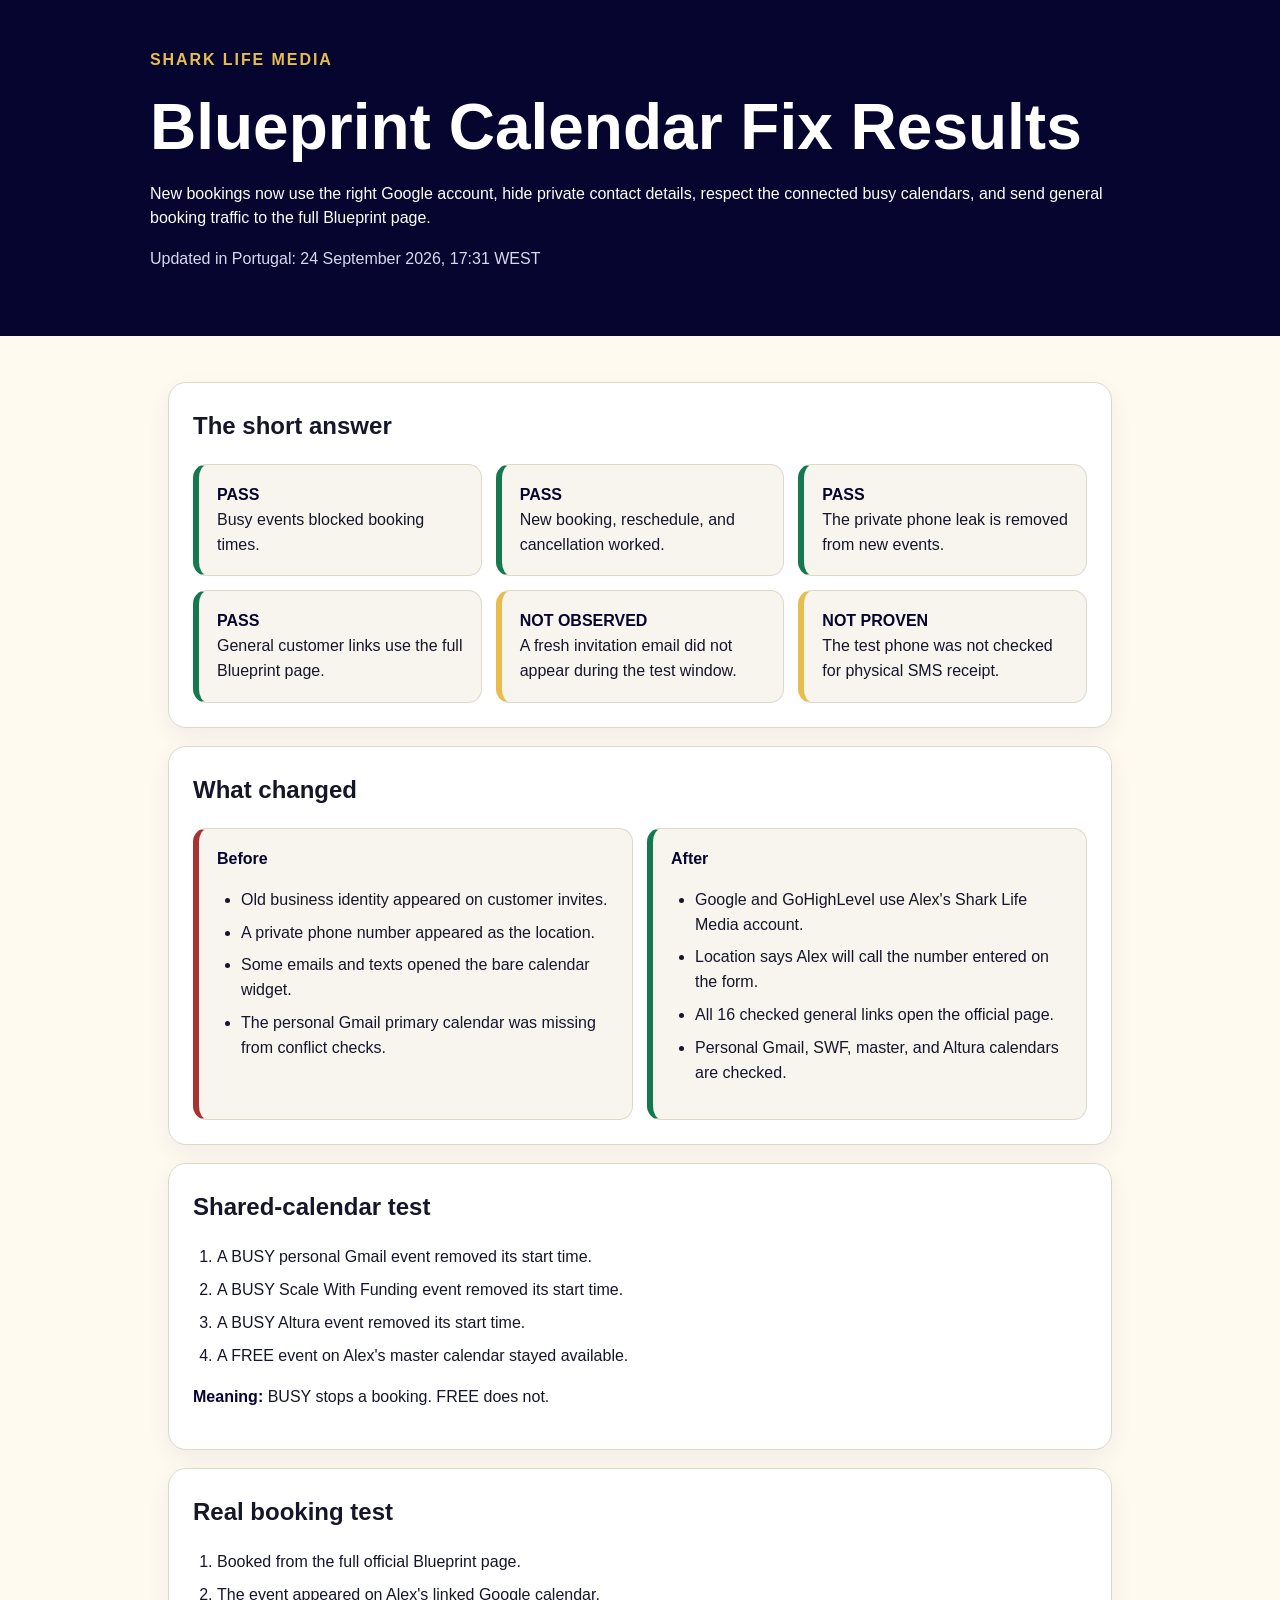
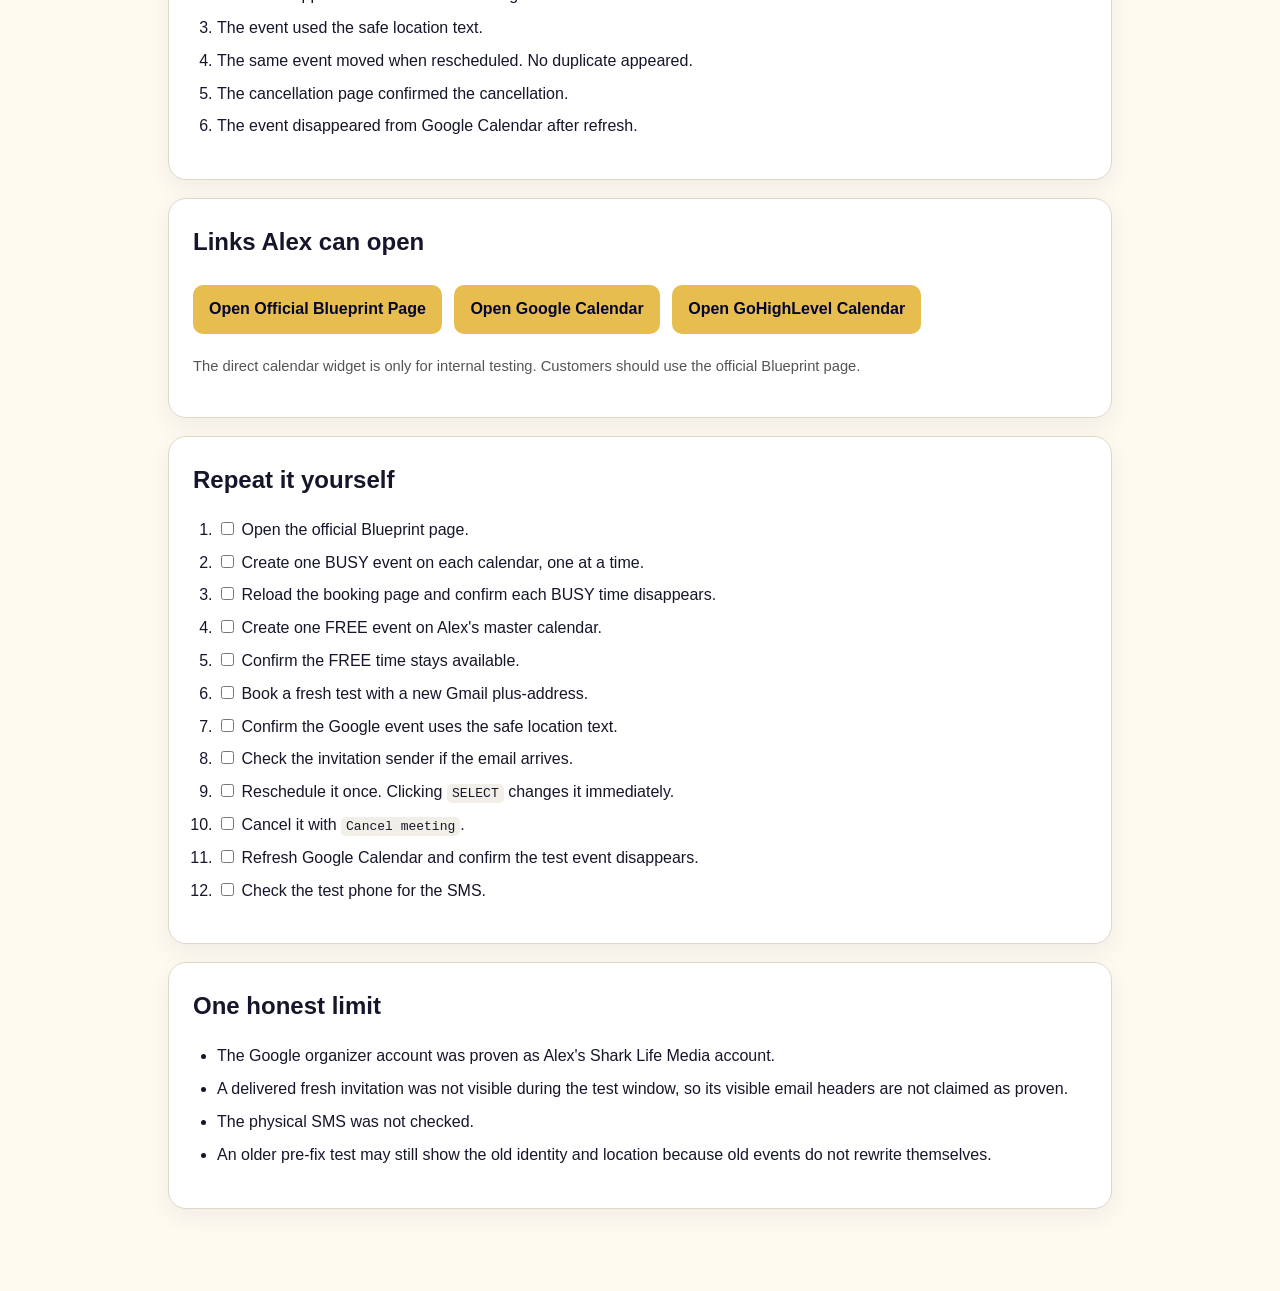
<file: calendar-fix-results.html>
<!doctype html>
<html lang="en">
<head>
  <meta charset="utf-8">
  <meta name="viewport" content="width=device-width,initial-scale=1">
  <title>Blueprint Calendar Fix Results | Shark Life Media</title>
  <style>
    :root{--navy:#05052f;--gold:#e7bd4f;--cream:#fffaf0;--ink:#16162b;--green:#16784f;--red:#a53333;--line:#ded8c9}
    *{box-sizing:border-box}body{margin:0;font-family:Inter,Arial,sans-serif;color:var(--ink);background:var(--cream);line-height:1.55}
    header{background:var(--navy);color:#fff;padding:48px 22px}header div,main{max-width:980px;margin:auto}.eyebrow{color:var(--gold);font-weight:800;letter-spacing:.12em;text-transform:uppercase}
    h1{font-size:clamp(2rem,5vw,4rem);line-height:1;margin:.35em 0}h2{margin-top:0}.stamp{color:#d8d8ee}main{padding:28px 18px 64px}
    section{background:#fff;border:1px solid var(--line);border-radius:18px;padding:24px;margin:18px 0;box-shadow:0 8px 24px rgba(5,5,47,.06)}
    .grid{display:grid;grid-template-columns:repeat(auto-fit,minmax(230px,1fr));gap:14px}.card{padding:18px;border-radius:14px;background:#f7f5ee;border:1px solid var(--line)}
    .pass{border-left:6px solid var(--green)}.open{border-left:6px solid var(--gold)}.before{border-left:6px solid var(--red)}.after{border-left:6px solid var(--green)}
    strong{color:var(--navy)}a.button{display:inline-block;background:var(--gold);color:var(--navy);font-weight:800;text-decoration:none;padding:12px 16px;border-radius:10px;margin:5px 8px 5px 0}
    ol,ul{padding-left:24px}li{margin:8px 0}input{accent-color:var(--green)}code{background:#f1efe8;padding:2px 5px;border-radius:5px}.small{color:#555;font-size:.92rem}
  </style>
</head>
<body>
  <header>
    <div>
      <div class="eyebrow">Shark Life Media</div>
      <h1>Blueprint Calendar Fix Results</h1>
      <p>New bookings now use the right Google account, hide private contact details, respect the connected busy calendars, and send general booking traffic to the full Blueprint page.</p>
      <p class="stamp">Updated in Portugal: 24 September 2026, 17:31 WEST</p>
    </div>
  </header>
  <main>
    <section>
      <h2>The short answer</h2>
      <div class="grid">
        <div class="card pass"><strong>PASS</strong><br>Busy events blocked booking times.</div>
        <div class="card pass"><strong>PASS</strong><br>New booking, reschedule, and cancellation worked.</div>
        <div class="card pass"><strong>PASS</strong><br>The private phone leak is removed from new events.</div>
        <div class="card pass"><strong>PASS</strong><br>General customer links use the full Blueprint page.</div>
        <div class="card open"><strong>NOT OBSERVED</strong><br>A fresh invitation email did not appear during the test window.</div>
        <div class="card open"><strong>NOT PROVEN</strong><br>The test phone was not checked for physical SMS receipt.</div>
      </div>
    </section>

    <section>
      <h2>What changed</h2>
      <div class="grid">
        <div class="card before"><strong>Before</strong><ul><li>Old business identity appeared on customer invites.</li><li>A private phone number appeared as the location.</li><li>Some emails and texts opened the bare calendar widget.</li><li>The personal Gmail primary calendar was missing from conflict checks.</li></ul></div>
        <div class="card after"><strong>After</strong><ul><li>Google and GoHighLevel use Alex's Shark Life Media account.</li><li>Location says Alex will call the number entered on the form.</li><li>All 16 checked general links open the official page.</li><li>Personal Gmail, SWF, master, and Altura calendars are checked.</li></ul></div>
      </div>
    </section>

    <section>
      <h2>Shared-calendar test</h2>
      <ol>
        <li>A BUSY personal Gmail event removed its start time.</li>
        <li>A BUSY Scale With Funding event removed its start time.</li>
        <li>A BUSY Altura event removed its start time.</li>
        <li>A FREE event on Alex's master calendar stayed available.</li>
      </ol>
      <p><strong>Meaning:</strong> BUSY stops a booking. FREE does not.</p>
    </section>

    <section>
      <h2>Real booking test</h2>
      <ol>
        <li>Booked from the full official Blueprint page.</li>
        <li>The event appeared on Alex's linked Google calendar.</li>
        <li>The event used the safe location text.</li>
        <li>The same event moved when rescheduled. No duplicate appeared.</li>
        <li>The cancellation page confirmed the cancellation.</li>
        <li>The event disappeared from Google Calendar after refresh.</li>
      </ol>
    </section>

    <section>
      <h2>Links Alex can open</h2>
      <p>
        <a class="button" href="https://sharknow.co/blueprint">Open Official Blueprint Page</a>
        <a class="button" href="https://calendar.google.com/">Open Google Calendar</a>
        <a class="button" href="https://app.gohighlevel.com/v2/location/PD3fQBJGWmfpGiwQnwnW/calendars/view">Open GoHighLevel Calendar</a>
      </p>
      <p class="small">The direct calendar widget is only for internal testing. Customers should use the official Blueprint page.</p>
    </section>

    <section>
      <h2>Repeat it yourself</h2>
      <ol>
        <li><label><input type="checkbox"> Open the official Blueprint page.</label></li>
        <li><label><input type="checkbox"> Create one BUSY event on each calendar, one at a time.</label></li>
        <li><label><input type="checkbox"> Reload the booking page and confirm each BUSY time disappears.</label></li>
        <li><label><input type="checkbox"> Create one FREE event on Alex's master calendar.</label></li>
        <li><label><input type="checkbox"> Confirm the FREE time stays available.</label></li>
        <li><label><input type="checkbox"> Book a fresh test with a new Gmail plus-address.</label></li>
        <li><label><input type="checkbox"> Confirm the Google event uses the safe location text.</label></li>
        <li><label><input type="checkbox"> Check the invitation sender if the email arrives.</label></li>
        <li><label><input type="checkbox"> Reschedule it once. Clicking <code>SELECT</code> changes it immediately.</label></li>
        <li><label><input type="checkbox"> Cancel it with <code>Cancel meeting</code>.</label></li>
        <li><label><input type="checkbox"> Refresh Google Calendar and confirm the test event disappears.</label></li>
        <li><label><input type="checkbox"> Check the test phone for the SMS.</label></li>
      </ol>
    </section>

    <section>
      <h2>One honest limit</h2>
      <ul>
        <li>The Google organizer account was proven as Alex's Shark Life Media account.</li>
        <li>A delivered fresh invitation was not visible during the test window, so its visible email headers are not claimed as proven.</li>
        <li>The physical SMS was not checked.</li>
        <li>An older pre-fix test may still show the old identity and location because old events do not rewrite themselves.</li>
      </ul>
    </section>
  </main>
</body>
</html>
</file>
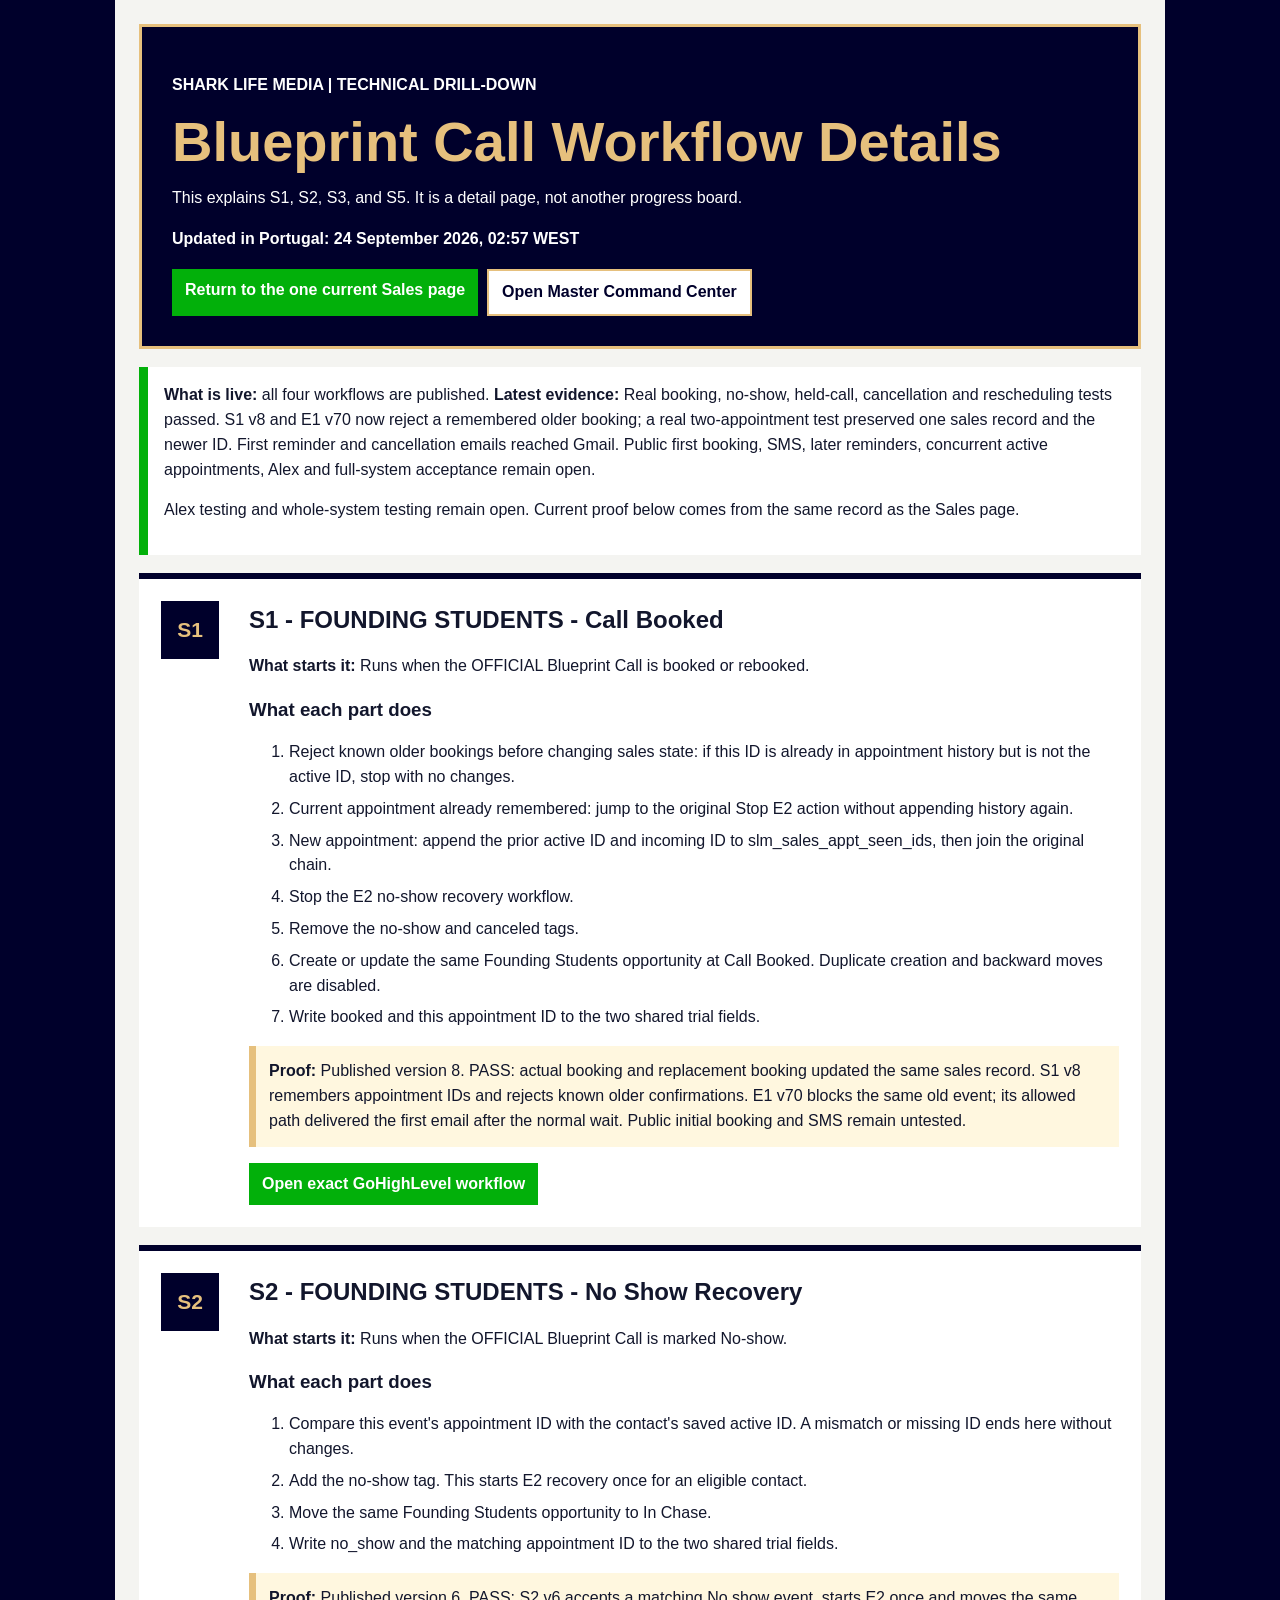
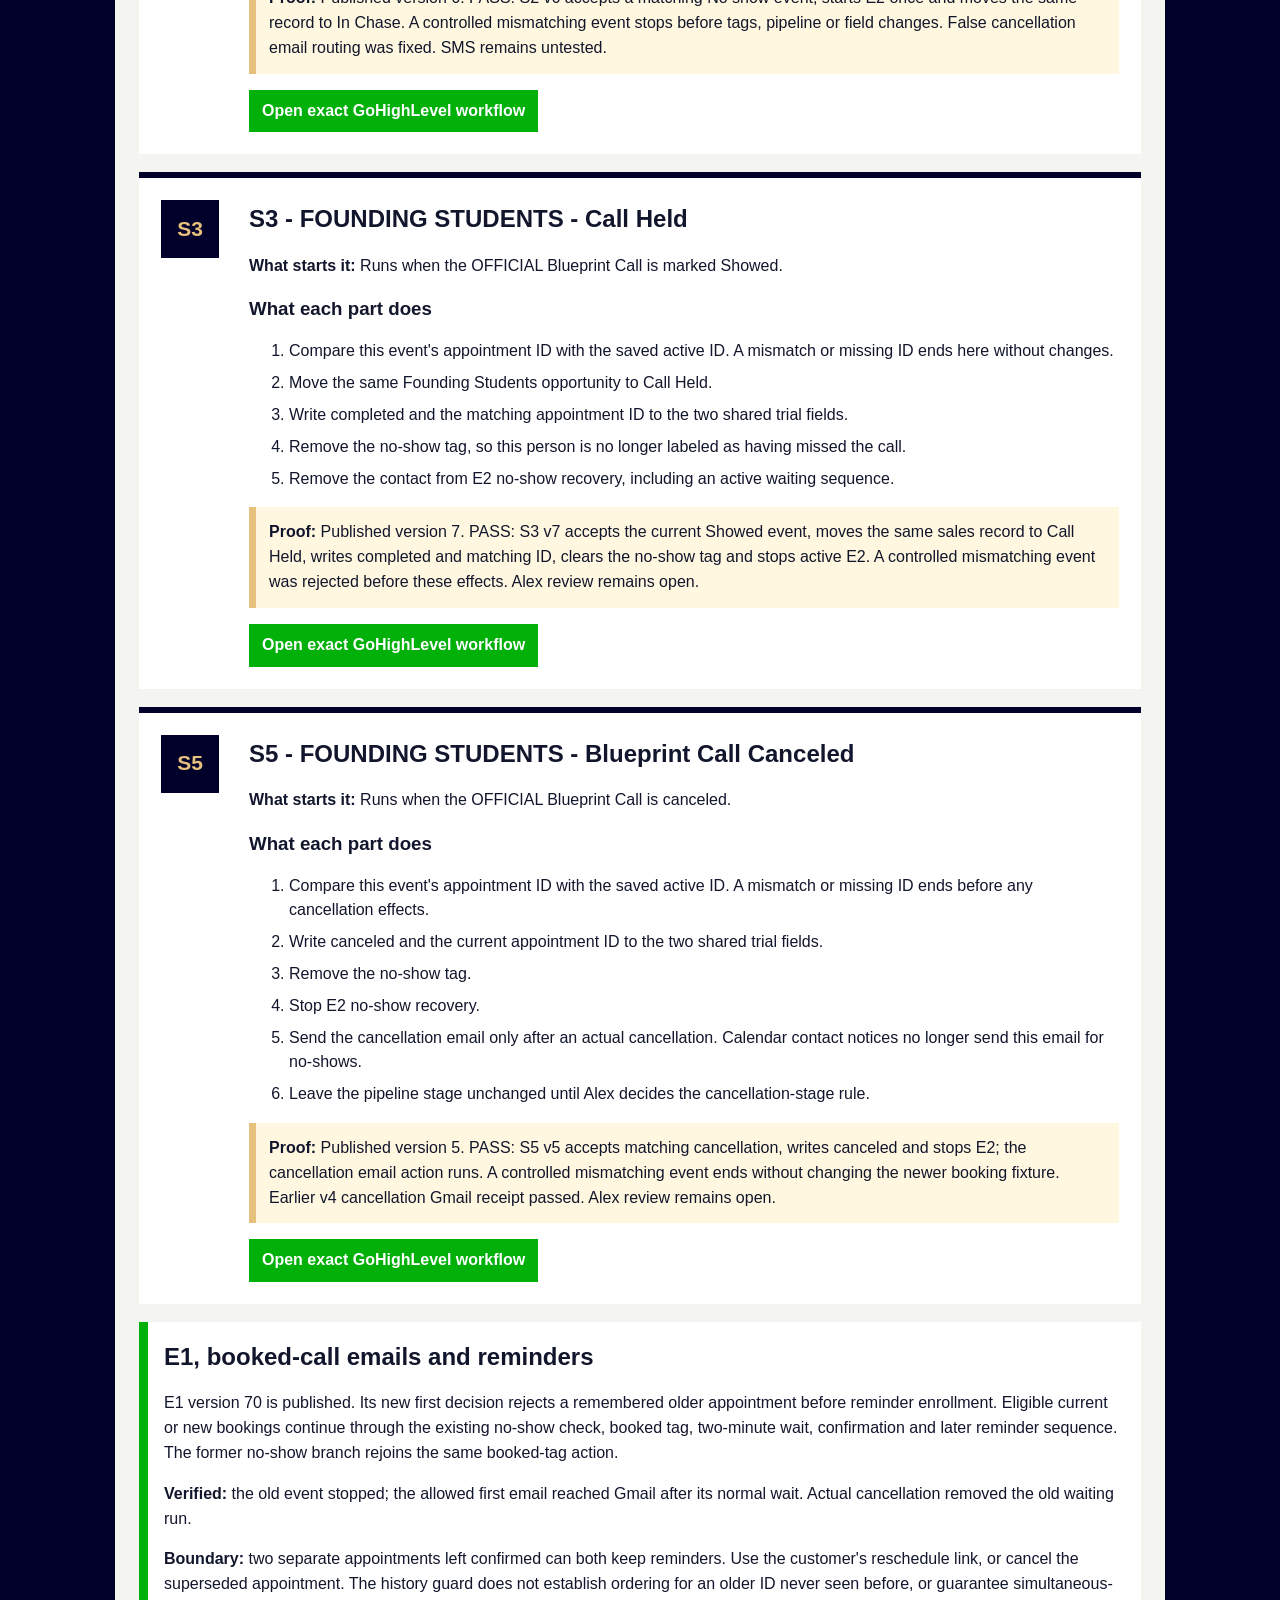
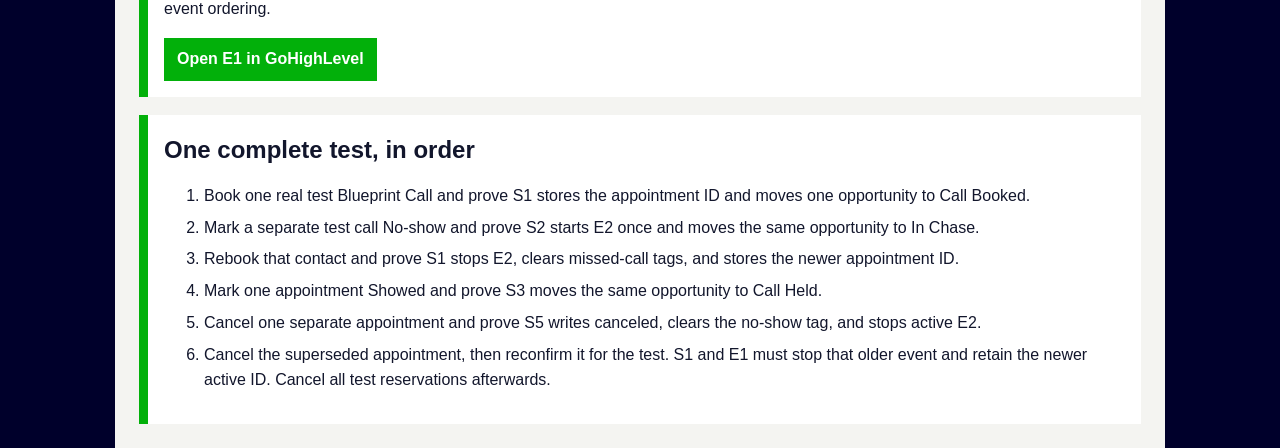
<file: founding-students.html>
<!doctype html><html lang="en"><head><meta charset="utf-8"><meta name="viewport" content="width=device-width,initial-scale=1"><title>Blueprint Call Workflow Details | Shark Life Media</title><style>
:root{--navy:#00002b;--green:#02b00a;--gold:#e6c07d;--paper:#f4f4f1;--ink:#12162c;--line:#d8d9dd;--amber:#8a5a00}*{box-sizing:border-box}body{margin:0;background:var(--navy);color:var(--ink);font:16px/1.55 Arial,sans-serif}main{max-width:1050px;margin:auto;background:var(--paper);min-height:100vh;padding:24px}header{background:var(--navy);color:#fff;border:3px solid var(--gold);padding:30px}h1{color:var(--gold);font-size:clamp(34px,5vw,56px);line-height:1;margin:8px 0}h2{margin:0 0 8px}h3{margin:16px 0 5px}.stamp{font-weight:800}.notice,.test{background:#fff;border-left:9px solid var(--green);padding:16px;margin-top:18px}nav{display:flex;gap:9px;flex-wrap:wrap;margin-top:18px}a{display:inline-block;background:var(--green);color:#fff;padding:9px 13px;text-decoration:none;font-weight:800}a.alt{background:#fff;color:var(--navy);border:2px solid var(--gold)}article{display:grid;grid-template-columns:70px 1fr;gap:18px;background:#fff;border-top:6px solid var(--navy);padding:22px;margin-top:18px}.code{display:grid;place-items:center;width:58px;height:58px;background:var(--navy);color:var(--gold);font-size:21px;font-weight:900}li{margin:7px 0}.proof{background:#fff7df;border-left:7px solid var(--gold);padding:13px}table{width:100%;border-collapse:collapse}th,td{padding:10px;border-bottom:1px solid var(--line);text-align:left;vertical-align:top}th{background:#ececf0}@media(max-width:600px){main{padding:12px}header,article{padding:18px}article{grid-template-columns:1fr}}
</style></head><body><main><header><p><strong>SHARK LIFE MEDIA | TECHNICAL DRILL-DOWN</strong></p><h1>Blueprint Call Workflow Details</h1><p>This explains S1, S2, S3, and S5. It is a detail page, not another progress board.</p><p class="stamp">Updated in Portugal: 24 September 2026, 02:57 WEST</p><nav><a href="sales-operations-mvp.html">Return to the one current Sales page</a><a class="alt" href="index.html">Open Master Command Center</a></nav></header>
<section class="notice"><strong>What is live:</strong> all four workflows are published. <strong>Latest evidence:</strong> Real booking, no-show, held-call, cancellation and rescheduling tests passed. S1 v8 and E1 v70 now reject a remembered older booking; a real two-appointment test preserved one sales record and the newer ID. First reminder and cancellation emails reached Gmail. Public first booking, SMS, later reminders, concurrent active appointments, Alex and full-system acceptance remain open. <p>Alex testing and whole-system testing remain open. Current proof below comes from the same record as the Sales page.</p></section>
<article id="s1"><div class="code">S1</div><div><h2>S1 - FOUNDING STUDENTS - Call Booked</h2><p><strong>What starts it:</strong> Runs when the OFFICIAL Blueprint Call is booked or rebooked.</p><h3>What each part does</h3><ol><li>Reject known older bookings before changing sales state: if this ID is already in appointment history but is not the active ID, stop with no changes.</li><li>Current appointment already remembered: jump to the original Stop E2 action without appending history again.</li><li>New appointment: append the prior active ID and incoming ID to slm_sales_appt_seen_ids, then join the original chain.</li><li>Stop the E2 no-show recovery workflow.</li><li>Remove the no-show and canceled tags.</li><li>Create or update the same Founding Students opportunity at Call Booked. Duplicate creation and backward moves are disabled.</li><li>Write booked and this appointment ID to the two shared trial fields.</li></ol><p class="proof"><strong>Proof:</strong> Published version 8. PASS: actual booking and replacement booking updated the same sales record. S1 v8 remembers appointment IDs and rejects known older confirmations. E1 v70 blocks the same old event; its allowed path delivered the first email after the normal wait. Public initial booking and SMS remain untested.</p><a href="https://app.gohighlevel.com/v2/location/PD3fQBJGWmfpGiwQnwnW/automation/workflow/9e9a1ff6-5c95-4cbd-a14c-9e5c827f56f3" target="_blank" rel="noopener">Open exact GoHighLevel workflow</a></div></article><article id="s2"><div class="code">S2</div><div><h2>S2 - FOUNDING STUDENTS - No Show Recovery</h2><p><strong>What starts it:</strong> Runs when the OFFICIAL Blueprint Call is marked No-show.</p><h3>What each part does</h3><ol><li>Compare this event&#x27;s appointment ID with the contact&#x27;s saved active ID. A mismatch or missing ID ends here without changes.</li><li>Add the no-show tag. This starts E2 recovery once for an eligible contact.</li><li>Move the same Founding Students opportunity to In Chase.</li><li>Write no_show and the matching appointment ID to the two shared trial fields.</li></ol><p class="proof"><strong>Proof:</strong> Published version 6. PASS: S2 v6 accepts a matching No show event, starts E2 once and moves the same record to In Chase. A controlled mismatching event stops before tags, pipeline or field changes. False cancellation email routing was fixed. SMS remains untested.</p><a href="https://app.gohighlevel.com/v2/location/PD3fQBJGWmfpGiwQnwnW/automation/workflow/90551956-1162-4647-8a82-75d49b1190ac" target="_blank" rel="noopener">Open exact GoHighLevel workflow</a></div></article><article id="s3"><div class="code">S3</div><div><h2>S3 - FOUNDING STUDENTS - Call Held</h2><p><strong>What starts it:</strong> Runs when the OFFICIAL Blueprint Call is marked Showed.</p><h3>What each part does</h3><ol><li>Compare this event&#x27;s appointment ID with the saved active ID. A mismatch or missing ID ends here without changes.</li><li>Move the same Founding Students opportunity to Call Held.</li><li>Write completed and the matching appointment ID to the two shared trial fields.</li><li>Remove the no-show tag, so this person is no longer labeled as having missed the call.</li><li>Remove the contact from E2 no-show recovery, including an active waiting sequence.</li></ol><p class="proof"><strong>Proof:</strong> Published version 7. PASS: S3 v7 accepts the current Showed event, moves the same sales record to Call Held, writes completed and matching ID, clears the no-show tag and stops active E2. A controlled mismatching event was rejected before these effects. Alex review remains open.</p><a href="https://app.gohighlevel.com/v2/location/PD3fQBJGWmfpGiwQnwnW/automation/workflow/61eb29e0-8e51-4b30-a677-fe312ab8cc84" target="_blank" rel="noopener">Open exact GoHighLevel workflow</a></div></article><article id="s5"><div class="code">S5</div><div><h2>S5 - FOUNDING STUDENTS - Blueprint Call Canceled</h2><p><strong>What starts it:</strong> Runs when the OFFICIAL Blueprint Call is canceled.</p><h3>What each part does</h3><ol><li>Compare this event&#x27;s appointment ID with the saved active ID. A mismatch or missing ID ends before any cancellation effects.</li><li>Write canceled and the current appointment ID to the two shared trial fields.</li><li>Remove the no-show tag.</li><li>Stop E2 no-show recovery.</li><li>Send the cancellation email only after an actual cancellation. Calendar contact notices no longer send this email for no-shows.</li><li>Leave the pipeline stage unchanged until Alex decides the cancellation-stage rule.</li></ol><p class="proof"><strong>Proof:</strong> Published version 5. PASS: S5 v5 accepts matching cancellation, writes canceled and stops E2; the cancellation email action runs. A controlled mismatching event ends without changing the newer booking fixture. Earlier v4 cancellation Gmail receipt passed. Alex review remains open.</p><a href="https://app.gohighlevel.com/v2/location/PD3fQBJGWmfpGiwQnwnW/automation/workflow/ccab2156-3829-4caa-be73-1c3a36af824c" target="_blank" rel="noopener">Open exact GoHighLevel workflow</a></div></article>
<section id="e1" class="notice"><h2>E1, booked-call emails and reminders</h2><p>E1 version 70 is published. Its new first decision rejects a remembered older appointment before reminder enrollment. Eligible current or new bookings continue through the existing no-show check, booked tag, two-minute wait, confirmation and later reminder sequence. The former no-show branch rejoins the same booked-tag action.</p><p><strong>Verified:</strong> the old event stopped; the allowed first email reached Gmail after its normal wait. Actual cancellation removed the old waiting run.</p><p><strong>Boundary:</strong> two separate appointments left confirmed can both keep reminders. Use the customer's reschedule link, or cancel the superseded appointment. The history guard does not establish ordering for an older ID never seen before, or guarantee simultaneous-event ordering.</p><a href="https://app.gohighlevel.com/v2/location/PD3fQBJGWmfpGiwQnwnW/automation/workflow/b55853ef-7756-41c0-b943-0afc5226f5c2">Open E1 in GoHighLevel</a></section>
<section class="test"><h2>One complete test, in order</h2><ol><li>Book one real test Blueprint Call and prove S1 stores the appointment ID and moves one opportunity to Call Booked.</li><li>Mark a separate test call No-show and prove S2 starts E2 once and moves the same opportunity to In Chase.</li><li>Rebook that contact and prove S1 stops E2, clears missed-call tags, and stores the newer appointment ID.</li><li>Mark one appointment Showed and prove S3 moves the same opportunity to Call Held.</li><li>Cancel one separate appointment and prove S5 writes canceled, clears the no-show tag, and stops active E2.</li><li>Cancel the superseded appointment, then reconfirm it for the test. S1 and E1 must stop that older event and retain the newer active ID. Cancel all test reservations afterwards.</li></ol></section>
</main></body></html>
</file>
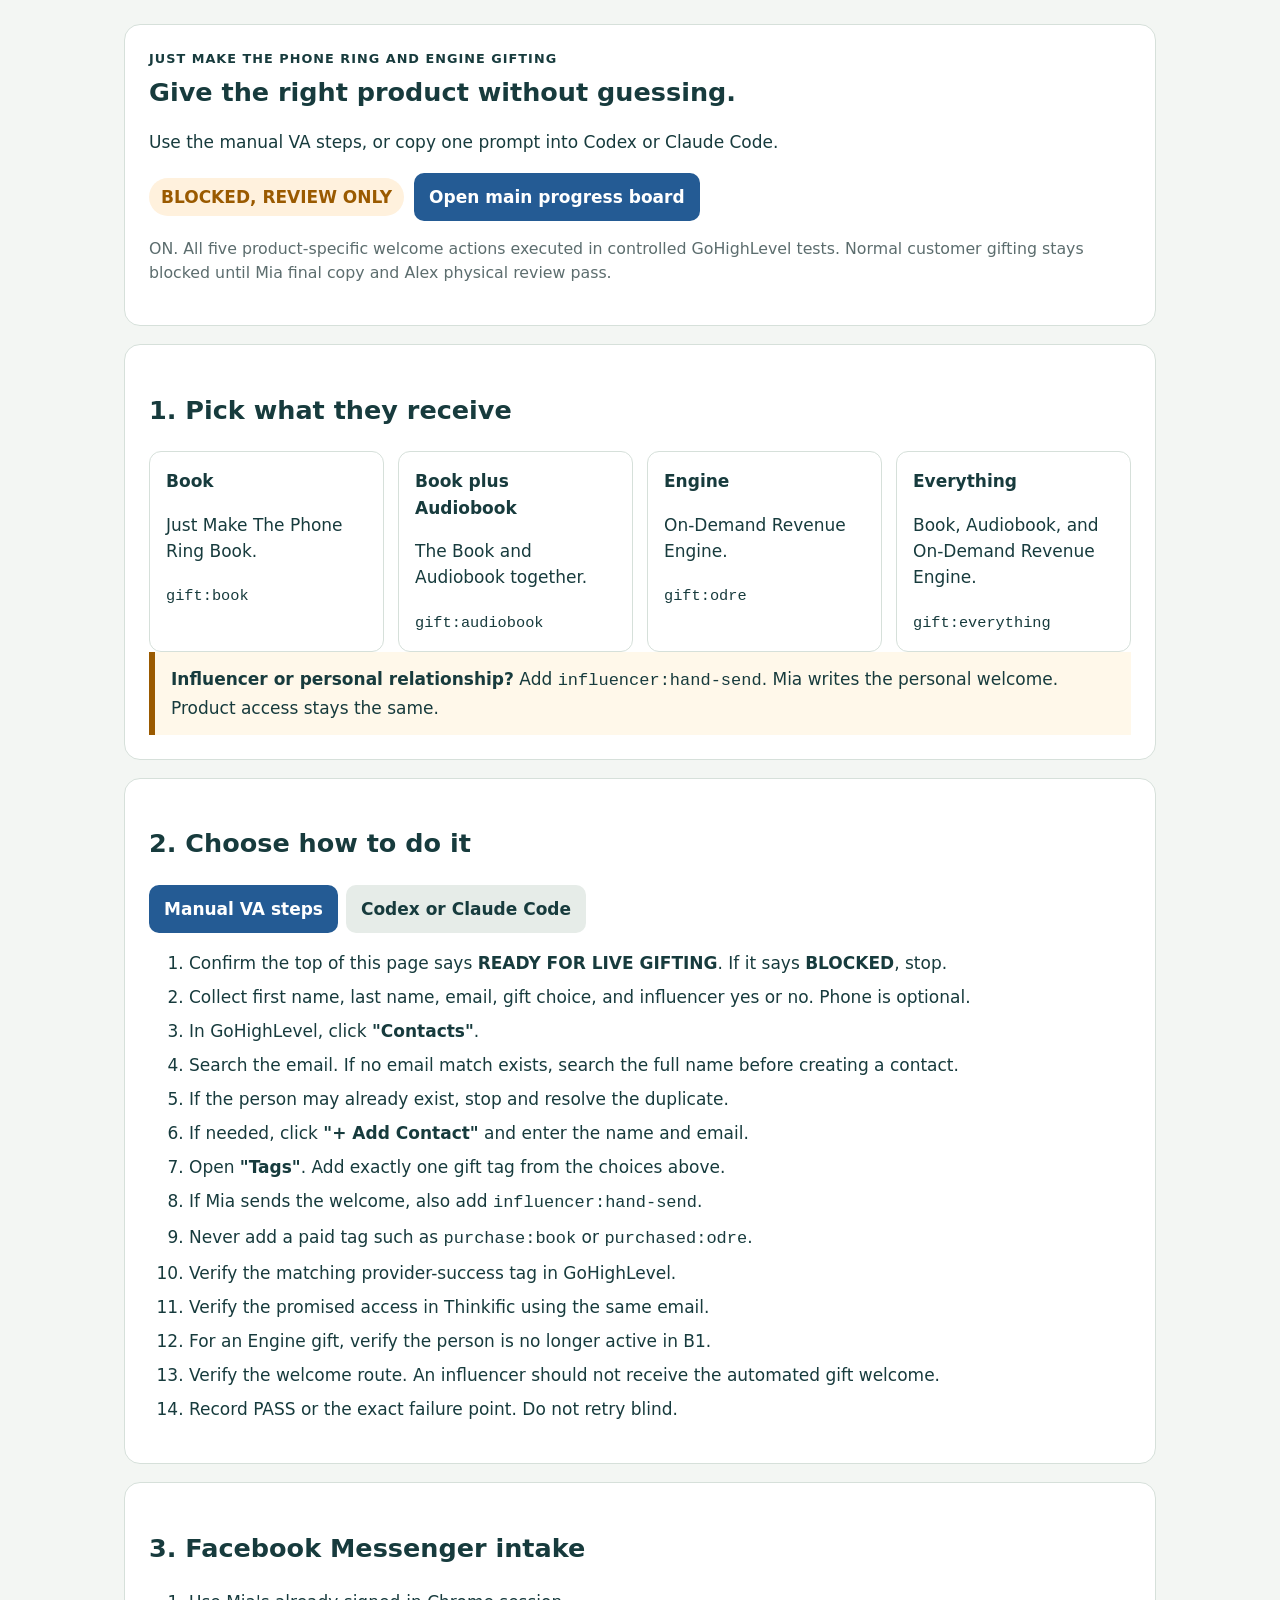
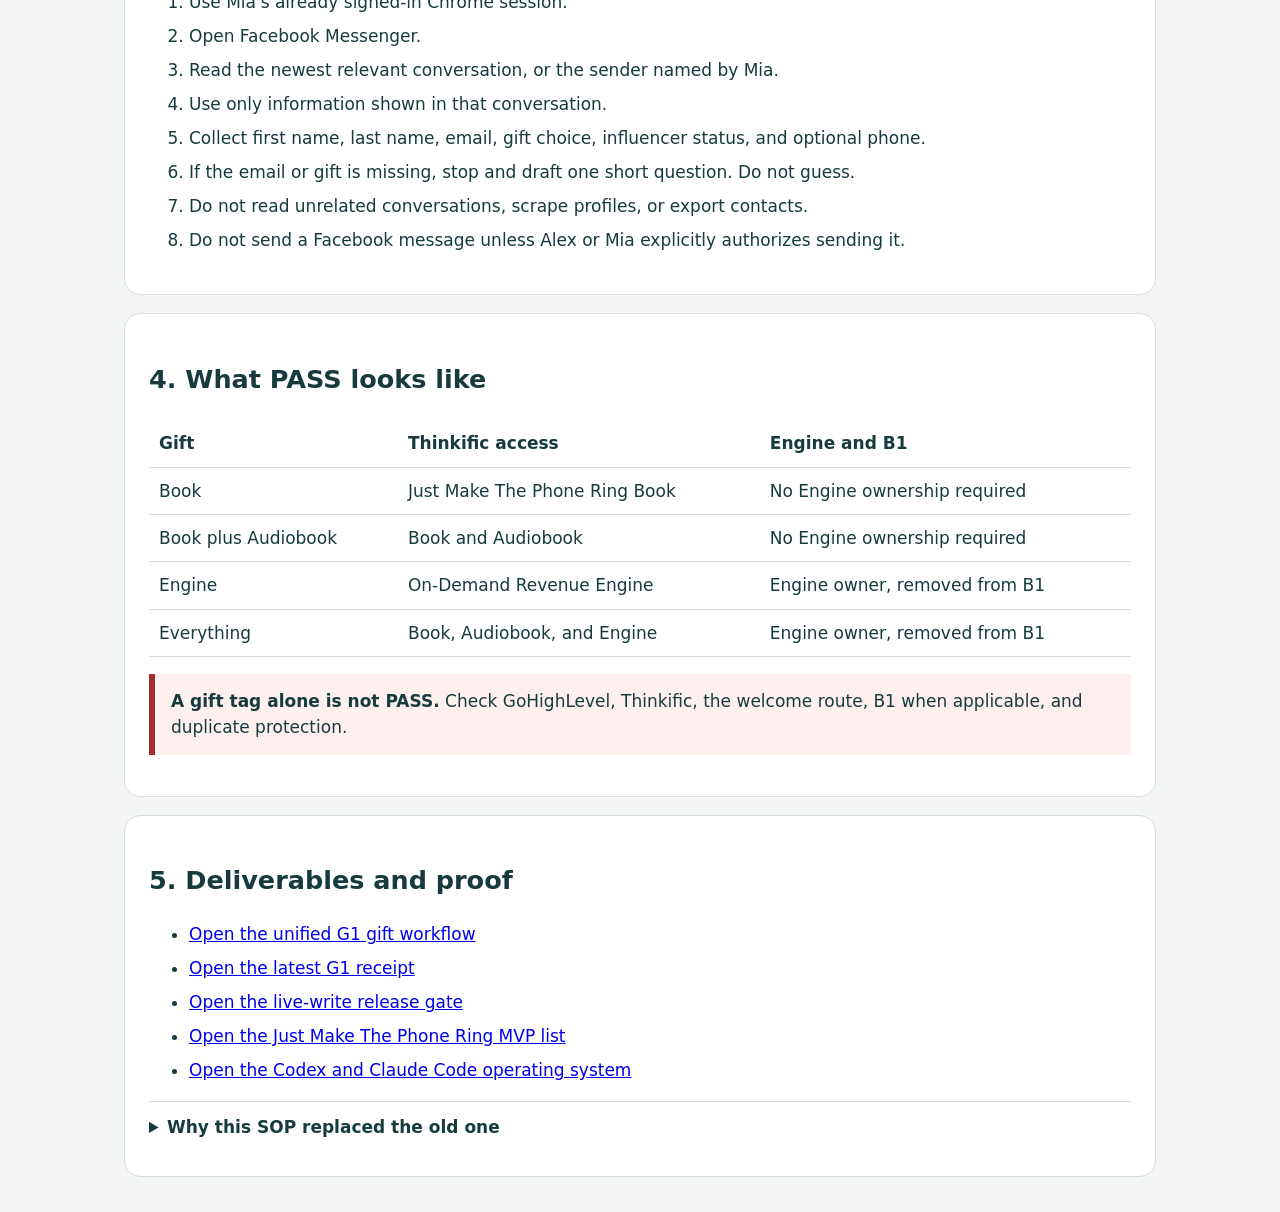
<file: gift-sop.html>
<!doctype html>
<html lang="en">
<head>
<meta charset="utf-8">
<meta name="viewport" content="width=device-width,initial-scale=1">
<title>SLM MASTER | Product Gifting SOP</title>
<style>
:root{--ink:#173b3d;--muted:#5c6d6e;--paper:#f3f6f3;--card:#fff;--line:#d6e0da;--green:#18724d;--red:#a12d2d;--amber:#9a5a00;--blue:#245b94}*{box-sizing:border-box}body{margin:0;background:var(--paper);color:var(--ink);font:17px/1.55 system-ui,-apple-system,BlinkMacSystemFont,"Segoe UI",sans-serif}main{max-width:1080px;margin:auto;padding:24px}.hero,.card{background:var(--card);border:1px solid var(--line);border-radius:16px;padding:24px;margin:0 0 18px}.hero h1{margin:.15em 0}.kicker{font-size:.8rem;font-weight:800;letter-spacing:.08em}.status{display:inline-block;border-radius:999px;padding:6px 12px;font-weight:800;background:#fff1dd;color:var(--amber)}.status.ready{background:#dcf5e6;color:var(--green)}.grid{display:grid;grid-template-columns:repeat(auto-fit,minmax(230px,1fr));gap:14px}.choice{border:1px solid var(--line);border-radius:12px;padding:16px}.choice code{font-size:.9em}.tabs{display:flex;gap:8px;flex-wrap:wrap}.tabs button,button.copy,a.button{border:0;border-radius:10px;padding:11px 15px;font:inherit;font-weight:750;cursor:pointer;background:var(--blue);color:white;text-decoration:none}.tabs button[aria-selected="false"]{background:#e6ece8;color:var(--ink)}.panel[hidden]{display:none}.warning{border-left:6px solid var(--amber);background:#fff8ea;padding:14px 16px}.danger{border-left-color:var(--red);background:#fff0f0}.ok{border-left-color:var(--green);background:#eaf8ef}table{width:100%;border-collapse:collapse}th,td{text-align:left;vertical-align:top;border-bottom:1px solid var(--line);padding:10px}pre{white-space:pre-wrap;word-break:break-word;background:#102f31;color:#eef8f5;padding:18px;border-radius:12px;font:14px/1.5 ui-monospace,SFMono-Regular,Menlo,monospace}.row{display:flex;gap:10px;align-items:center;flex-wrap:wrap}.quiet{color:var(--muted);font-size:.93em}ol li,ul li{margin:.45em 0}details{border-top:1px solid var(--line);padding:12px 0}summary{font-weight:800;cursor:pointer}@media(max-width:650px){main{padding:12px}.hero,.card{padding:18px}table{font-size:14px}}
</style>
</head>
<body>
<main>
<section class="hero">
<div class="kicker">JUST MAKE THE PHONE RING AND ENGINE GIFTING</div>
<h1>Give the right product without guessing.</h1>
<p>Use the manual VA steps, or copy one prompt into Codex or Claude Code.</p>
<div class="row"><span id="release-status" class="status">CHECKING RELEASE STATUS</span><a class="button" href="index.html">Open main progress board</a></div>
<p id="release-detail" class="quiet">Reading the saved release gate.</p>
</section>
<section class="card">
<h2>1. Pick what they receive</h2>
<div class="grid">
<div class="choice"><strong>Book</strong><p>Just Make The Phone Ring Book.</p><code>gift:book</code></div>
<div class="choice"><strong>Book plus Audiobook</strong><p>The Book and Audiobook together.</p><code>gift:audiobook</code></div>
<div class="choice"><strong>Engine</strong><p>On-Demand Revenue Engine.</p><code>gift:odre</code></div>
<div class="choice"><strong>Everything</strong><p>Book, Audiobook, and On-Demand Revenue Engine.</p><code>gift:everything</code></div>
</div>
<div class="warning"><strong>Influencer or personal relationship?</strong> Add <code>influencer:hand-send</code>. Mia writes the personal welcome. Product access stays the same.</div>
</section>
<section class="card">
<h2>2. Choose how to do it</h2>
<div class="tabs" role="tablist"><button id="manual-tab" aria-selected="true">Manual VA steps</button><button id="ai-tab" aria-selected="false">Codex or Claude Code</button></div>
<div id="manual-panel" class="panel">
<ol>
<li>Confirm the top of this page says <strong>READY FOR LIVE GIFTING</strong>. If it says <strong>BLOCKED</strong>, stop.</li>
<li>Collect first name, last name, email, gift choice, and influencer yes or no. Phone is optional.</li>
<li>In GoHighLevel, click <strong>"Contacts"</strong>.</li>
<li>Search the email. If no email match exists, search the full name before creating a contact.</li>
<li>If the person may already exist, stop and resolve the duplicate.</li>
<li>If needed, click <strong>"+ Add Contact"</strong> and enter the name and email.</li>
<li>Open <strong>"Tags"</strong>. Add exactly one gift tag from the choices above.</li>
<li>If Mia sends the welcome, also add <code>influencer:hand-send</code>.</li>
<li>Never add a paid tag such as <code>purchase:book</code> or <code>purchased:odre</code>.</li>
<li>Verify the matching provider-success tag in GoHighLevel.</li>
<li>Verify the promised access in Thinkific using the same email.</li>
<li>For an Engine gift, verify the person is no longer active in B1.</li>
<li>Verify the welcome route. An influencer should not receive the automated gift welcome.</li>
<li>Record PASS or the exact failure point. Do not retry blind.</li>
</ol>
</div>
<div id="ai-panel" class="panel" hidden>
<p>Copy the prompt below into a Codex or Claude Code chat opened in this project folder.</p>
<div class="row"><button id="copy-prompt" class="copy">Copy AI gifting prompt</button><span id="copy-result" class="quiet"></span></div>
<pre id="ai-prompt">Complete one approved product gift using the On-Demand Revenue Engine operating system.

Project folder:
/Users/alexwerninck/Documents/⭐️ Claude Code Projects/⭐️CLAUDE CODE/oder

Read AGENTS.md, then these files:
1. 00. Production System/output/_strategy/alex_handover/ENGINE_OPERATING_SYSTEM.md
2. 00. Production System/output/_strategy/alex_handover/ENGINE_MVP_CURRENT_STATE_2026-09-19.json
3. 00. Production System/output/_strategy/alex_handover/ENGINE_GIFT_RELEASE_2026-09-19.json
4. 00. Production System/output/_strategy/alex_handover/GIFT_SOP_FOR_VA_AND_LLM_2026-09-19.md

First run:
python3 "00. Production System/tools/ghl_gift.py" --status

If the requested gift is BLOCKED, do not add any tag and do not use an older published gift route. Report the exact blocker and open https://alexwerninck.github.io/slm-odre-command-center/.

Authorized intake source: [Mia's latest relevant Facebook Messenger conversation / named conversation / details pasted below]
Person or conversation: [NAME OR DESCRIPTION]
Gift: [book / audiobook / odre / everything]
Influencer or personal hand-send: [yes / no]

Use Mia's already signed-in Chrome session only if Facebook Messenger is the authorized source. Read the newest relevant message. Collect first name, last name, email, optional phone, gift choice, and influencer status. Do not guess missing information. Do not read unrelated conversations. Do not send a Facebook message unless this prompt explicitly says to send it.

Search GoHighLevel by email, then phone if supplied, then full name. Do not create a duplicate contact. Never use a contact upsert with a tags array. Never write paid ownership tags.

Run the protected helper with --dry-run first. If the gift is enabled and the facts are complete, run the live helper once. Use --hand-send only when influencer or personal hand-send is yes.

Verify the same email across GoHighLevel and Thinkific. For an Engine gift, verify B1 removal. Verify the expected welcome route. Report GoHighLevel, Thinkific, welcome, B1, and duplicate protection separately as PASS or FAIL. A tag write alone is not completion.</pre>
</div>
</section>
<section class="card">
<h2>3. Facebook Messenger intake</h2>
<ol>
<li>Use Mia's already signed-in Chrome session.</li>
<li>Open Facebook Messenger.</li>
<li>Read the newest relevant conversation, or the sender named by Mia.</li>
<li>Use only information shown in that conversation.</li>
<li>Collect first name, last name, email, gift choice, influencer status, and optional phone.</li>
<li>If the email or gift is missing, stop and draft one short question. Do not guess.</li>
<li>Do not read unrelated conversations, scrape profiles, or export contacts.</li>
<li>Do not send a Facebook message unless Alex or Mia explicitly authorizes sending it.</li>
</ol>
</section>
<section class="card">
<h2>4. What PASS looks like</h2>
<table><thead><tr><th>Gift</th><th>Thinkific access</th><th>Engine and B1</th></tr></thead><tbody>
<tr><td>Book</td><td>Just Make The Phone Ring Book</td><td>No Engine ownership required</td></tr>
<tr><td>Book plus Audiobook</td><td>Book and Audiobook</td><td>No Engine ownership required</td></tr>
<tr><td>Engine</td><td>On-Demand Revenue Engine</td><td>Engine owner, removed from B1</td></tr>
<tr><td>Everything</td><td>Book, Audiobook, and Engine</td><td>Engine owner, removed from B1</td></tr>
</tbody></table>
<p class="warning danger"><strong>A gift tag alone is not PASS.</strong> Check GoHighLevel, Thinkific, the welcome route, B1 when applicable, and duplicate protection.</p>
</section>
<section class="card">
<h2>5. Deliverables and proof</h2>
<ul>
<li><a href="https://app.gohighlevel.com/v2/location/PD3fQBJGWmfpGiwQnwnW/automation/workflow/691a7468-bf72-4fce-85e7-df47cde36b01/advanced-canvas" target="_blank" rel="noopener">Open the unified G1 gift workflow</a></li>
<li><a href="gift-serial-receipt.json">Open the latest G1 receipt</a></li>
<li><a href="gift-release.json">Open the live-write release gate</a></li>
<li><a href="jmtpr-todo.txt">Open the Just Make The Phone Ring MVP list</a></li>
<li><a href="operating-system.txt">Open the Codex and Claude Code operating system</a></li>
</ul>
<details><summary>Why this SOP replaced the old one</summary><ul><li>The old SOP contained stale product rules and stale live-status claims.</li><li>It treated legacy workflows as permanent truth.</li><li>It could allow the helper to write a tag before the replacement route passed.</li><li>The new helper fails closed from a release file, and the HTML shows that same status.</li></ul></details>
</section>
</main>
<script>
const $=id=>document.getElementById(id);function tab(which){const manual=which==='manual';$('manual-panel').hidden=!manual;$('ai-panel').hidden=manual;$('manual-tab').setAttribute('aria-selected',String(manual));$('ai-tab').setAttribute('aria-selected',String(!manual));}$('manual-tab').onclick=()=>tab('manual');$('ai-tab').onclick=()=>tab('ai');$('copy-prompt').onclick=async()=>{try{await navigator.clipboard.writeText($('ai-prompt').textContent);$('copy-result').textContent='Copied.'}catch{$('copy-result').textContent='Copy failed. Select the prompt below.'}};fetch('gift-release.json',{cache:'no-store'}).then(r=>r.json()).then(d=>{const ready=Object.values(d.gifts||{}).every(x=>x.enabled===true)&&String(d.publication_state||'').startsWith('PUBLISHED');const s=$('release-status');s.textContent=ready?'READY FOR LIVE GIFTING':'BLOCKED, REVIEW ONLY';if(ready)s.classList.add('ready');$('release-detail').textContent=ready?'All four gift choices are enabled in the saved release file.':((d.current_evidence?.g1||'G1 status unavailable')+' Normal customer gifting stays blocked until Mia final copy and Alex physical review pass.')}).catch(()=>{$('release-status').textContent='STATUS UNAVAILABLE, DO NOT GIFT';$('release-detail').textContent='The release file could not be read.'});
</script>
</body>
</html>
</file>
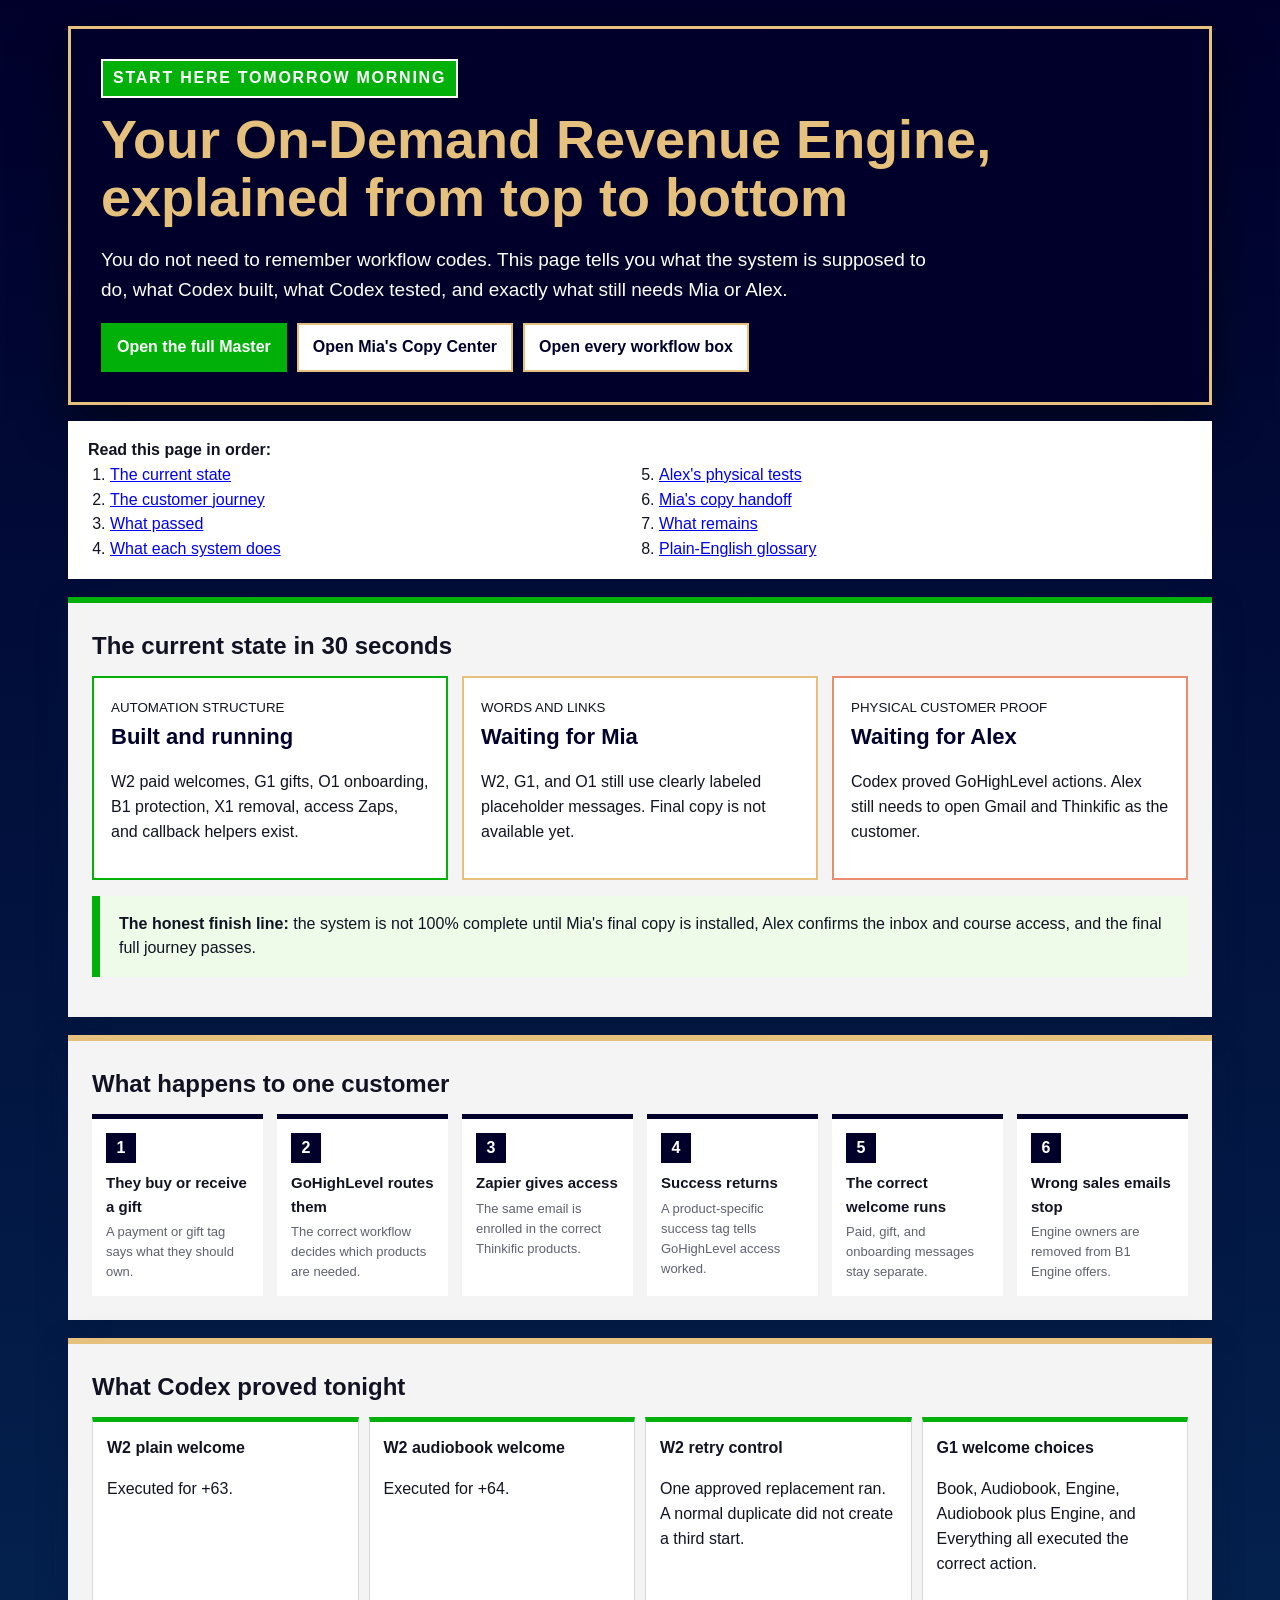
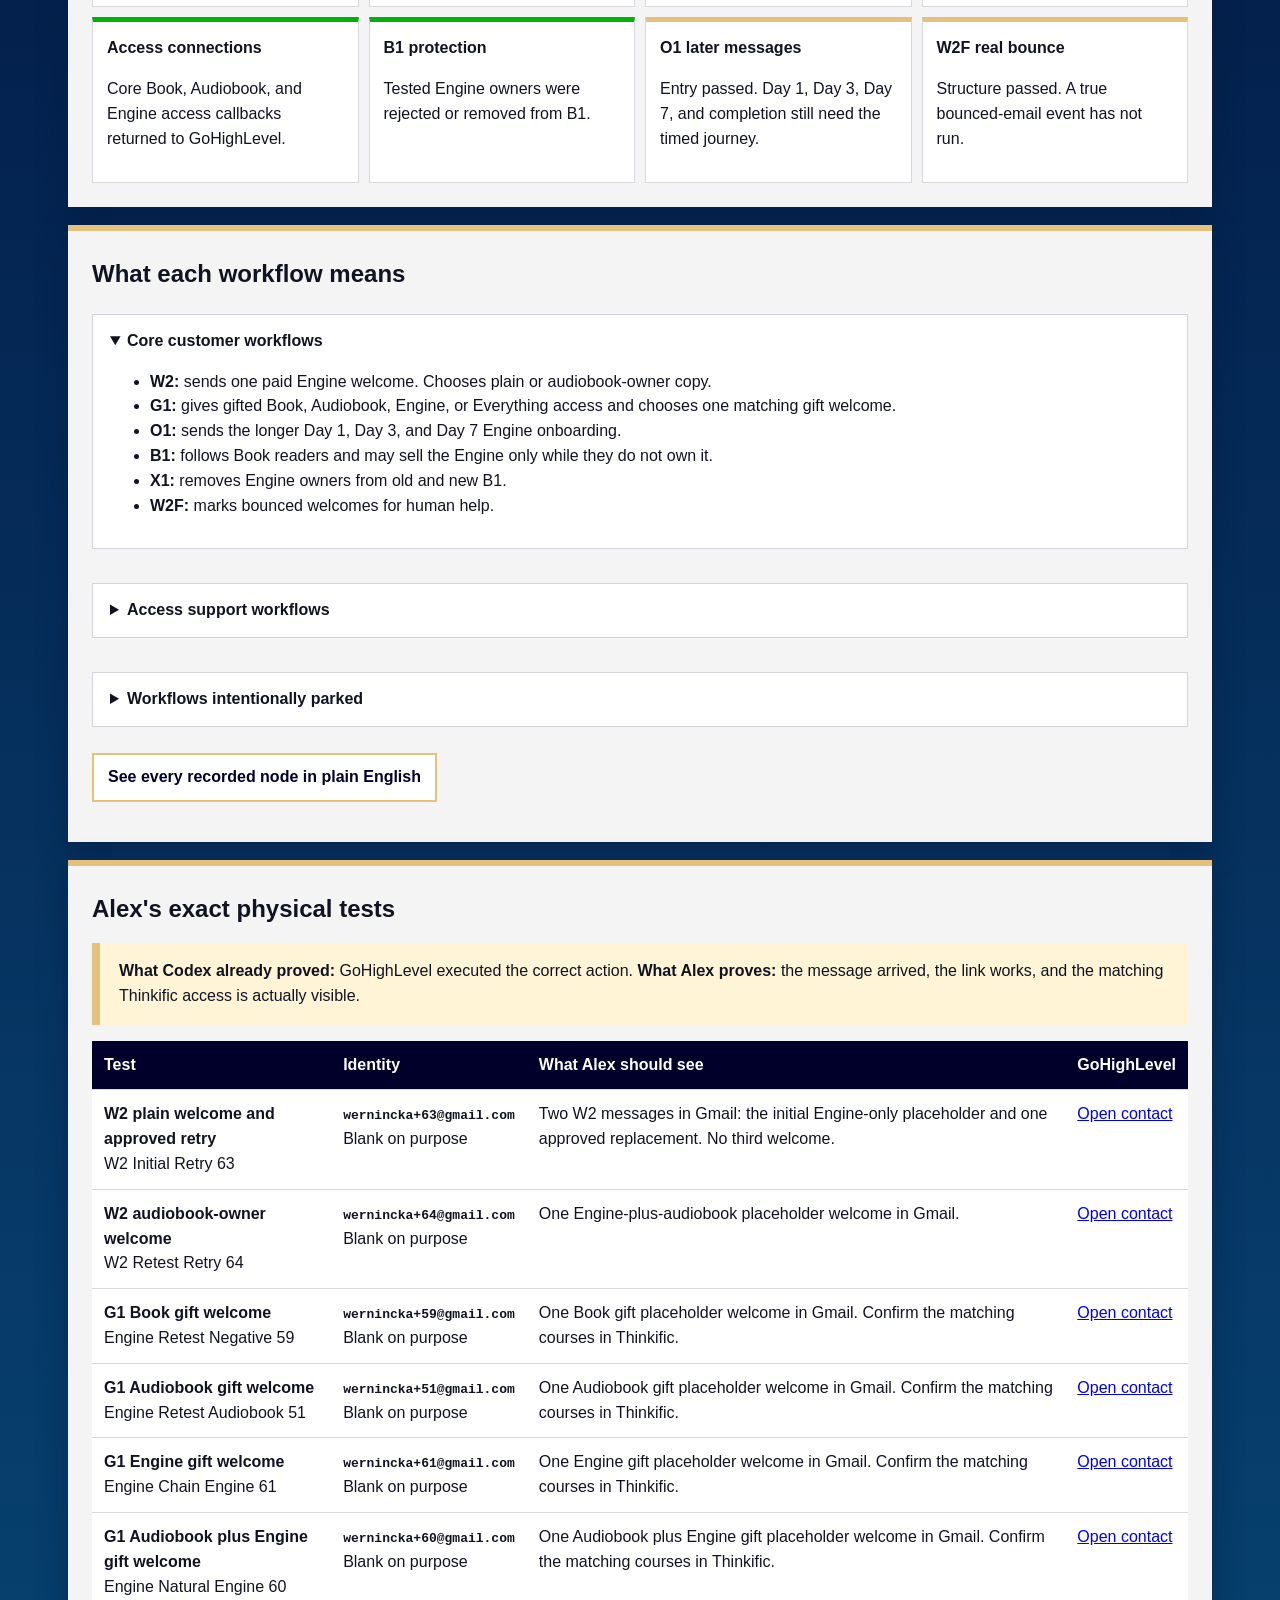
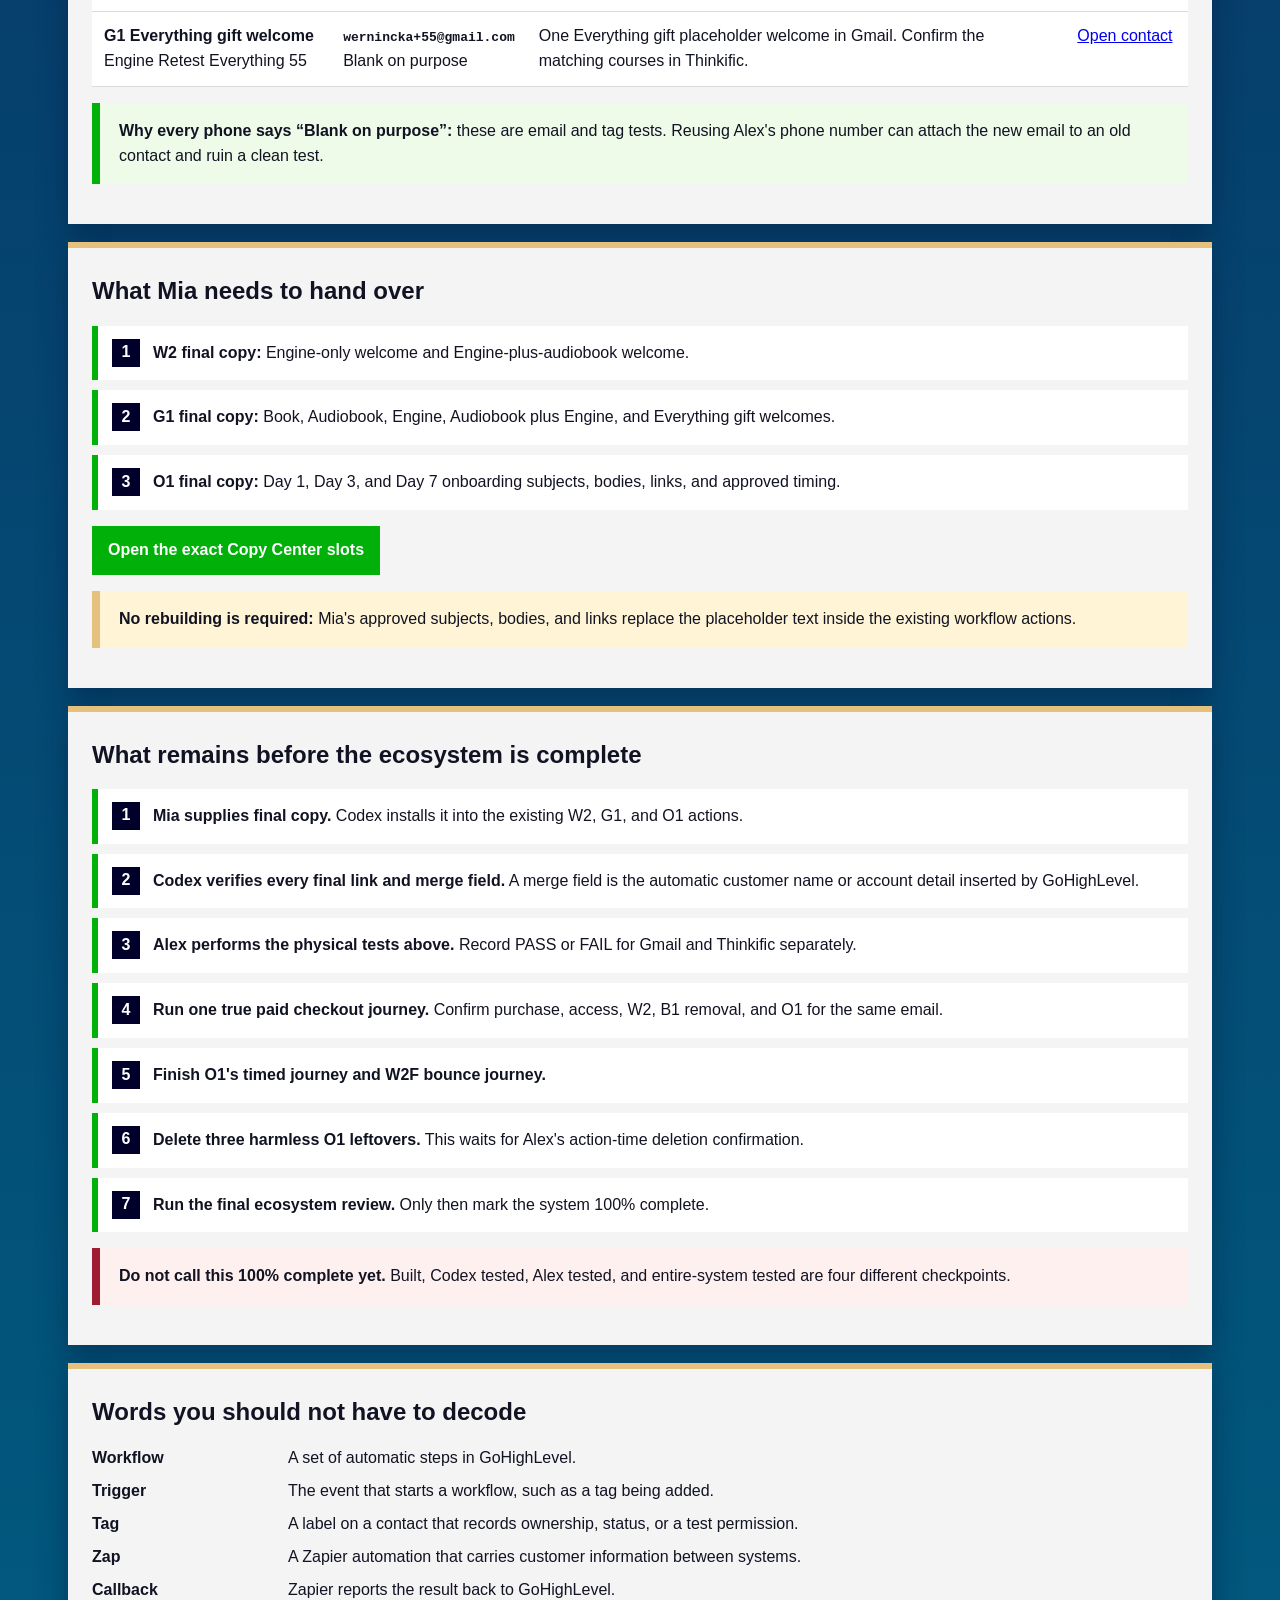
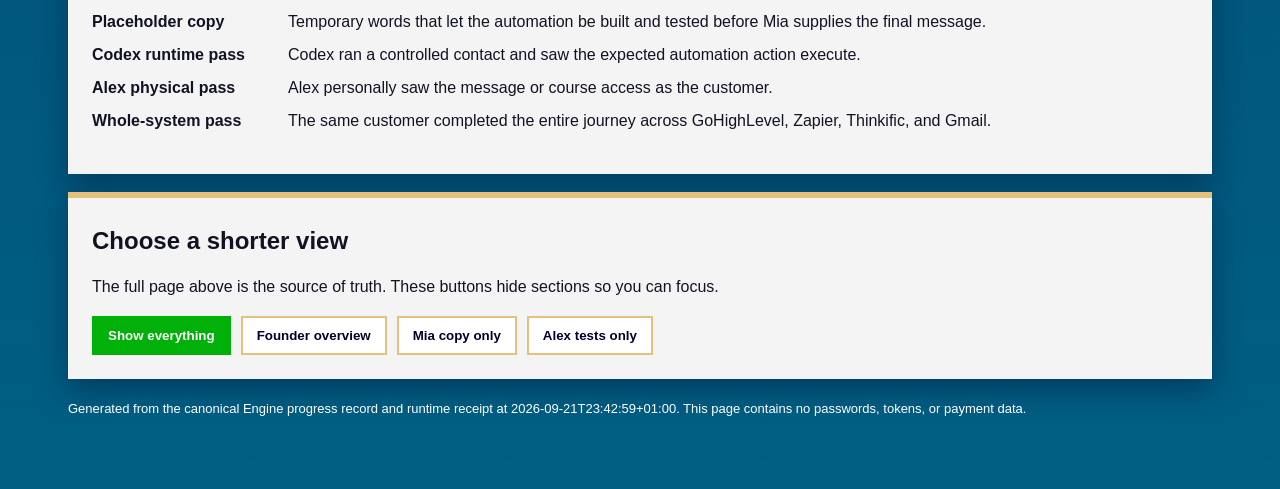
<file: morning-review.html>
<!doctype html>
<html lang="en"><head><meta charset="utf-8"><meta name="viewport" content="width=device-width,initial-scale=1">
<title>SLM MASTER | Morning Review</title>
<style>
:root{--navy:#00002B;--green:#02B00A;--gold:#E6C07D;--paper:#f4f4f5;--ink:#111322;--muted:#5e6270;--red:#9f1d31;--amber:#fff4d5}*{box-sizing:border-box}html{scroll-behavior:smooth}body{margin:0;background:linear-gradient(#00002B,#073b69 55%,#005f83);color:var(--ink);font:16px/1.55 Montserrat,Arial,sans-serif}main{max-width:1180px;margin:auto;padding:26px 18px 70px}header{background:var(--navy);color:#fff;border:3px solid var(--gold);padding:30px;box-shadow:0 15px 42px #0008}h1,h2,h3,.flag,button{font-family:Poppins,Montserrat,Arial,sans-serif}h1{color:var(--gold);font-size:clamp(30px,5vw,54px);line-height:1.08;margin:12px 0}h2{margin:0 0 12px}.flag{display:inline-block;background:var(--green);border:2px solid #fff;padding:5px 10px;font-weight:900;letter-spacing:.11em}.lead{max-width:850px;font-size:19px}.panel{background:var(--paper);border-top:6px solid var(--gold);padding:24px;margin-top:18px;box-shadow:0 11px 28px #001a3c77}.start{border-top-color:var(--green)}.status-grid,.flow,.three{display:grid;gap:14px}.status-grid{grid-template-columns:repeat(3,1fr)}.status{background:#fff;padding:17px;border:2px solid #d4d5da}.status strong{display:block;font-size:22px;color:var(--navy)}.status.good{border-color:var(--green)}.status.wait{border-color:var(--gold)}.status.human{border-color:#ea8c72}.flow{grid-template-columns:repeat(6,1fr)}.flow article{background:#fff;padding:14px;border-top:5px solid var(--navy)}.flow span{display:grid;place-items:center;width:30px;height:30px;background:var(--navy);color:#fff;font-weight:900}.flow h3{font-size:15px;margin:8px 0 4px}.flow p{font-size:13px;margin:0;color:var(--muted)}.callout{background:#eefbe9;border-left:8px solid var(--green);padding:16px 19px;margin:16px 0}.warning{background:var(--amber);border-left-color:var(--gold)}.danger{background:#fff0f0;border-left-color:var(--red)}.buttons{display:flex;gap:10px;flex-wrap:wrap;margin-top:16px}a.button,button{display:inline-block;background:var(--green);color:#fff;border:2px solid var(--green);padding:10px 14px;text-decoration:none;font-weight:900;cursor:pointer}a.button.alt,button.alt{background:#fff;color:var(--navy);border-color:var(--gold)}nav{background:#fff;padding:17px 20px;margin-top:16px}nav ol{columns:2;margin:0;padding-left:22px}.proof{display:grid;grid-template-columns:repeat(4,1fr);gap:10px}.proof div{padding:14px;background:#fff;border:1px solid #d7d8de}.proof .done{border-top:5px solid var(--green)}.proof .open{border-top:5px solid var(--gold)}table{width:100%;border-collapse:collapse;background:#fff}th,td{text-align:left;vertical-align:top;padding:12px;border-bottom:1px solid #d9dae0}th{background:var(--navy);color:#fff}code{font-size:13px;font-weight:800}.steps{counter-reset:step;list-style:none;padding:0}.steps li{counter-increment:step;background:#fff;margin:10px 0;padding:15px 16px 15px 55px;position:relative;border-left:6px solid var(--green)}.steps li:before{content:counter(step);position:absolute;left:14px;top:13px;display:grid;place-items:center;width:28px;height:28px;background:var(--navy);color:#fff;font-weight:900}details{background:#fff;border:1px solid #d4d5da;padding:14px 17px;margin:10px 0}summary{cursor:pointer;font-weight:900}dl{display:grid;grid-template-columns:180px 1fr;gap:8px 16px}dt{font-weight:900}dd{margin:0}[data-view]{display:none}body[data-mode="all"] [data-view],body[data-mode="founder"] [data-view="founder"],body[data-mode="mia"] [data-view="mia"],body[data-mode="test"] [data-view="test"]{display:block}footer{color:#fff;margin-top:20px;font-size:13px}@media(max-width:850px){.status-grid,.proof{grid-template-columns:1fr 1fr}.flow{grid-template-columns:1fr 1fr 1fr}}@media(max-width:620px){header,.panel{padding:20px}.status-grid,.proof,.flow{grid-template-columns:1fr}nav ol{columns:1}table{font-size:14px}th:nth-child(1),td:nth-child(1){min-width:190px}.table-wrap{overflow-x:auto}dl{grid-template-columns:1fr}}
</style></head><body data-mode="all"><main>
<header><span class="flag">START HERE TOMORROW MORNING</span><h1>Your On-Demand Revenue Engine, explained from top to bottom</h1><p class="lead">You do not need to remember workflow codes. This page tells you what the system is supposed to do, what Codex built, what Codex tested, and exactly what still needs Mia or Alex.</p><div class="buttons"><a class="button" href="index.html">Open the full Master</a><a class="button alt" href="copy-center.html">Open Mia's Copy Center</a><a class="button alt" href="workflow-guide.html">Open every workflow box</a></div></header>
<nav><strong>Read this page in order:</strong><ol><li><a href="#state">The current state</a></li><li><a href="#journey">The customer journey</a></li><li><a href="#proof">What passed</a></li><li><a href="#roles">What each system does</a></li><li><a href="#alex">Alex's physical tests</a></li><li><a href="#mia">Mia's copy handoff</a></li><li><a href="#remaining">What remains</a></li><li><a href="#words">Plain-English glossary</a></li></ol></nav>

<section class="panel start" id="state" data-view="founder"><h2>The current state in 30 seconds</h2><div class="status-grid"><article class="status good"><small>AUTOMATION STRUCTURE</small><strong>Built and running</strong><p>W2 paid welcomes, G1 gifts, O1 onboarding, B1 protection, X1 removal, access Zaps, and callback helpers exist.</p></article><article class="status wait"><small>WORDS AND LINKS</small><strong>Waiting for Mia</strong><p>W2, G1, and O1 still use clearly labeled placeholder messages. Final copy is not available yet.</p></article><article class="status human"><small>PHYSICAL CUSTOMER PROOF</small><strong>Waiting for Alex</strong><p>Codex proved GoHighLevel actions. Alex still needs to open Gmail and Thinkific as the customer.</p></article></div><div class="callout"><strong>The honest finish line:</strong> the system is not 100% complete until Mia's final copy is installed, Alex confirms the inbox and course access, and the final full journey passes.</div></section>

<section class="panel" id="journey" data-view="founder"><h2>What happens to one customer</h2><div class="flow"><article><span>1</span><h3>They buy or receive a gift</h3><p>A payment or gift tag says what they should own.</p></article><article><span>2</span><h3>GoHighLevel routes them</h3><p>The correct workflow decides which products are needed.</p></article><article><span>3</span><h3>Zapier gives access</h3><p>The same email is enrolled in the correct Thinkific products.</p></article><article><span>4</span><h3>Success returns</h3><p>A product-specific success tag tells GoHighLevel access worked.</p></article><article><span>5</span><h3>The correct welcome runs</h3><p>Paid, gift, and onboarding messages stay separate.</p></article><article><span>6</span><h3>Wrong sales emails stop</h3><p>Engine owners are removed from B1 Engine offers.</p></article></div></section>

<section class="panel" id="proof" data-view="founder"><h2>What Codex proved tonight</h2><div class="proof"><div class="done"><strong>W2 plain welcome</strong><p>Executed for +63.</p></div><div class="done"><strong>W2 audiobook welcome</strong><p>Executed for +64.</p></div><div class="done"><strong>W2 retry control</strong><p>One approved replacement ran. A normal duplicate did not create a third start.</p></div><div class="done"><strong>G1 welcome choices</strong><p>Book, Audiobook, Engine, Audiobook plus Engine, and Everything all executed the correct action.</p></div><div class="done"><strong>Access connections</strong><p>Core Book, Audiobook, and Engine access callbacks returned to GoHighLevel.</p></div><div class="done"><strong>B1 protection</strong><p>Tested Engine owners were rejected or removed from B1.</p></div><div class="open"><strong>O1 later messages</strong><p>Entry passed. Day 1, Day 3, Day 7, and completion still need the timed journey.</p></div><div class="open"><strong>W2F real bounce</strong><p>Structure passed. A true bounced-email event has not run.</p></div></div></section>

<section class="panel" id="roles" data-view="founder"><h2>What each workflow means</h2><div class="three"><details open><summary>Core customer workflows</summary><ul><li><strong>W2:</strong> sends one paid Engine welcome. Chooses plain or audiobook-owner copy.</li><li><strong>G1:</strong> gives gifted Book, Audiobook, Engine, or Everything access and chooses one matching gift welcome.</li><li><strong>O1:</strong> sends the longer Day 1, Day 3, and Day 7 Engine onboarding.</li><li><strong>B1:</strong> follows Book readers and may sell the Engine only while they do not own it.</li><li><strong>X1:</strong> removes Engine owners from old and new B1.</li><li><strong>W2F:</strong> marks bounced welcomes for human help.</li></ul></details><details><summary>Access support workflows</summary><ul><li><strong>Book, Audiobook, and Engine Zaps:</strong> enroll the same customer email in Thinkific.</li><li><strong>ACK Book, ACK Audiobook, ACK Engine:</strong> report successful access back to GoHighLevel.</li><li><strong>H6 and H8:</strong> existing paid-purchase routes that send buyers toward enrollment.</li></ul></details><details><summary>Workflows intentionally parked</summary><ul><li><strong>Old G2, G3, and G4:</strong> stay off because unified G1 owns gifting.</li><li><strong>W1:</strong> old VIP waiting list. It is not part of the owner MVP.</li><li><strong>Extra owner campaigns:</strong> wait until the required access, welcome, and protection system is finished.</li></ul></details></div><p><a class="button alt" href="workflow-guide.html">See every recorded node in plain English</a></p></section>

<section class="panel" id="alex" data-view="test"><h2>Alex's exact physical tests</h2><div class="callout warning"><strong>What Codex already proved:</strong> GoHighLevel executed the correct action. <strong>What Alex proves:</strong> the message arrived, the link works, and the matching Thinkific access is actually visible.</div><div class="table-wrap"><table><thead><tr><th>Test</th><th>Identity</th><th>What Alex should see</th><th>GoHighLevel</th></tr></thead><tbody><tr><td><strong>W2 plain welcome and approved retry</strong><br><span>W2 Initial Retry 63</span></td><td><code>wernincka+63@gmail.com</code><br><span>Blank on purpose</span></td><td>Two W2 messages in Gmail: the initial Engine-only placeholder and one approved replacement. No third welcome.</td><td><a href="https://app.gohighlevel.com/v2/location/PD3fQBJGWmfpGiwQnwnW/contacts/detail/doc1EPALG7sv7Cncq9IN" target="_blank" rel="noopener">Open contact</a></td></tr><tr><td><strong>W2 audiobook-owner welcome</strong><br><span>W2 Retest Retry 64</span></td><td><code>wernincka+64@gmail.com</code><br><span>Blank on purpose</span></td><td>One Engine-plus-audiobook placeholder welcome in Gmail.</td><td><a href="https://app.gohighlevel.com/v2/location/PD3fQBJGWmfpGiwQnwnW/contacts/detail/lsyHbmkfjmqzDHNs8Rse" target="_blank" rel="noopener">Open contact</a></td></tr><tr><td><strong>G1 Book gift welcome</strong><br><span>Engine Retest Negative 59</span></td><td><code>wernincka+59@gmail.com</code><br><span>Blank on purpose</span></td><td>One Book gift placeholder welcome in Gmail. Confirm the matching courses in Thinkific.</td><td><a href="https://app.gohighlevel.com/v2/location/PD3fQBJGWmfpGiwQnwnW/contacts/detail/jFzXWmScR4wwoCarpe2W" target="_blank" rel="noopener">Open contact</a></td></tr><tr><td><strong>G1 Audiobook gift welcome</strong><br><span>Engine Retest Audiobook 51</span></td><td><code>wernincka+51@gmail.com</code><br><span>Blank on purpose</span></td><td>One Audiobook gift placeholder welcome in Gmail. Confirm the matching courses in Thinkific.</td><td><a href="https://app.gohighlevel.com/v2/location/PD3fQBJGWmfpGiwQnwnW/contacts/detail/Pn9QQVprQ7VsZOVVNYIZ" target="_blank" rel="noopener">Open contact</a></td></tr><tr><td><strong>G1 Engine gift welcome</strong><br><span>Engine Chain Engine 61</span></td><td><code>wernincka+61@gmail.com</code><br><span>Blank on purpose</span></td><td>One Engine gift placeholder welcome in Gmail. Confirm the matching courses in Thinkific.</td><td><a href="https://app.gohighlevel.com/v2/location/PD3fQBJGWmfpGiwQnwnW/contacts/detail/K6TYDEbQzcQOPefoayQq" target="_blank" rel="noopener">Open contact</a></td></tr><tr><td><strong>G1 Audiobook plus Engine gift welcome</strong><br><span>Engine Natural Engine 60</span></td><td><code>wernincka+60@gmail.com</code><br><span>Blank on purpose</span></td><td>One Audiobook plus Engine gift placeholder welcome in Gmail. Confirm the matching courses in Thinkific.</td><td><a href="https://app.gohighlevel.com/v2/location/PD3fQBJGWmfpGiwQnwnW/contacts/detail/xEb0x43VL78YyHV1eTCr" target="_blank" rel="noopener">Open contact</a></td></tr><tr><td><strong>G1 Everything gift welcome</strong><br><span>Engine Retest Everything 55</span></td><td><code>wernincka+55@gmail.com</code><br><span>Blank on purpose</span></td><td>One Everything gift placeholder welcome in Gmail. Confirm the matching courses in Thinkific.</td><td><a href="https://app.gohighlevel.com/v2/location/PD3fQBJGWmfpGiwQnwnW/contacts/detail/C3eoSYxiWJOE0dfQPi4R" target="_blank" rel="noopener">Open contact</a></td></tr></tbody></table></div><div class="callout"><strong>Why every phone says “Blank on purpose”:</strong> these are email and tag tests. Reusing Alex's phone number can attach the new email to an old contact and ruin a clean test.</div></section>

<section class="panel" id="mia" data-view="mia"><h2>What Mia needs to hand over</h2><ol class="steps"><li><strong>W2 final copy:</strong> Engine-only welcome and Engine-plus-audiobook welcome.</li><li><strong>G1 final copy:</strong> Book, Audiobook, Engine, Audiobook plus Engine, and Everything gift welcomes.</li><li><strong>O1 final copy:</strong> Day 1, Day 3, and Day 7 onboarding subjects, bodies, links, and approved timing.</li></ol><p><a class="button" href="copy-center.html">Open the exact Copy Center slots</a></p><div class="callout warning"><strong>No rebuilding is required:</strong> Mia's approved subjects, bodies, and links replace the placeholder text inside the existing workflow actions.</div></section>

<section class="panel" id="remaining" data-view="founder"><h2>What remains before the ecosystem is complete</h2><ol class="steps"><li><strong>Mia supplies final copy.</strong> Codex installs it into the existing W2, G1, and O1 actions.</li><li><strong>Codex verifies every final link and merge field.</strong> A merge field is the automatic customer name or account detail inserted by GoHighLevel.</li><li><strong>Alex performs the physical tests above.</strong> Record PASS or FAIL for Gmail and Thinkific separately.</li><li><strong>Run one true paid checkout journey.</strong> Confirm purchase, access, W2, B1 removal, and O1 for the same email.</li><li><strong>Finish O1's timed journey and W2F bounce journey.</strong></li><li><strong>Delete three harmless O1 leftovers.</strong> This waits for Alex's action-time deletion confirmation.</li><li><strong>Run the final ecosystem review.</strong> Only then mark the system 100% complete.</li></ol><div class="callout danger"><strong>Do not call this 100% complete yet.</strong> Built, Codex tested, Alex tested, and entire-system tested are four different checkpoints.</div></section>

<section class="panel" id="words" data-view="founder"><h2>Words you should not have to decode</h2><dl><dt>Workflow</dt><dd>A set of automatic steps in GoHighLevel.</dd><dt>Trigger</dt><dd>The event that starts a workflow, such as a tag being added.</dd><dt>Tag</dt><dd>A label on a contact that records ownership, status, or a test permission.</dd><dt>Zap</dt><dd>A Zapier automation that carries customer information between systems.</dd><dt>Callback</dt><dd>Zapier reports the result back to GoHighLevel.</dd><dt>Placeholder copy</dt><dd>Temporary words that let the automation be built and tested before Mia supplies the final message.</dd><dt>Codex runtime pass</dt><dd>Codex ran a controlled contact and saw the expected automation action execute.</dd><dt>Alex physical pass</dt><dd>Alex personally saw the message or course access as the customer.</dd><dt>Whole-system pass</dt><dd>The same customer completed the entire journey across GoHighLevel, Zapier, Thinkific, and Gmail.</dd></dl></section>

<section class="panel"><h2>Choose a shorter view</h2><p>The full page above is the source of truth. These buttons hide sections so you can focus.</p><div class="buttons"><button data-mode="all">Show everything</button><button class="alt" data-mode="founder">Founder overview</button><button class="alt" data-mode="mia">Mia copy only</button><button class="alt" data-mode="test">Alex tests only</button></div></section>
<footer>Generated from the canonical Engine progress record and runtime receipt at 2026-09-21T23:42:59+01:00. This page contains no passwords, tokens, or payment data.</footer>
</main><script>document.addEventListener('click',e=>{const b=e.target.closest('[data-mode]');if(!b)return;document.body.dataset.mode=b.dataset.mode;window.scrollTo({top:0,behavior:'smooth'});});</script></body></html>
</file>
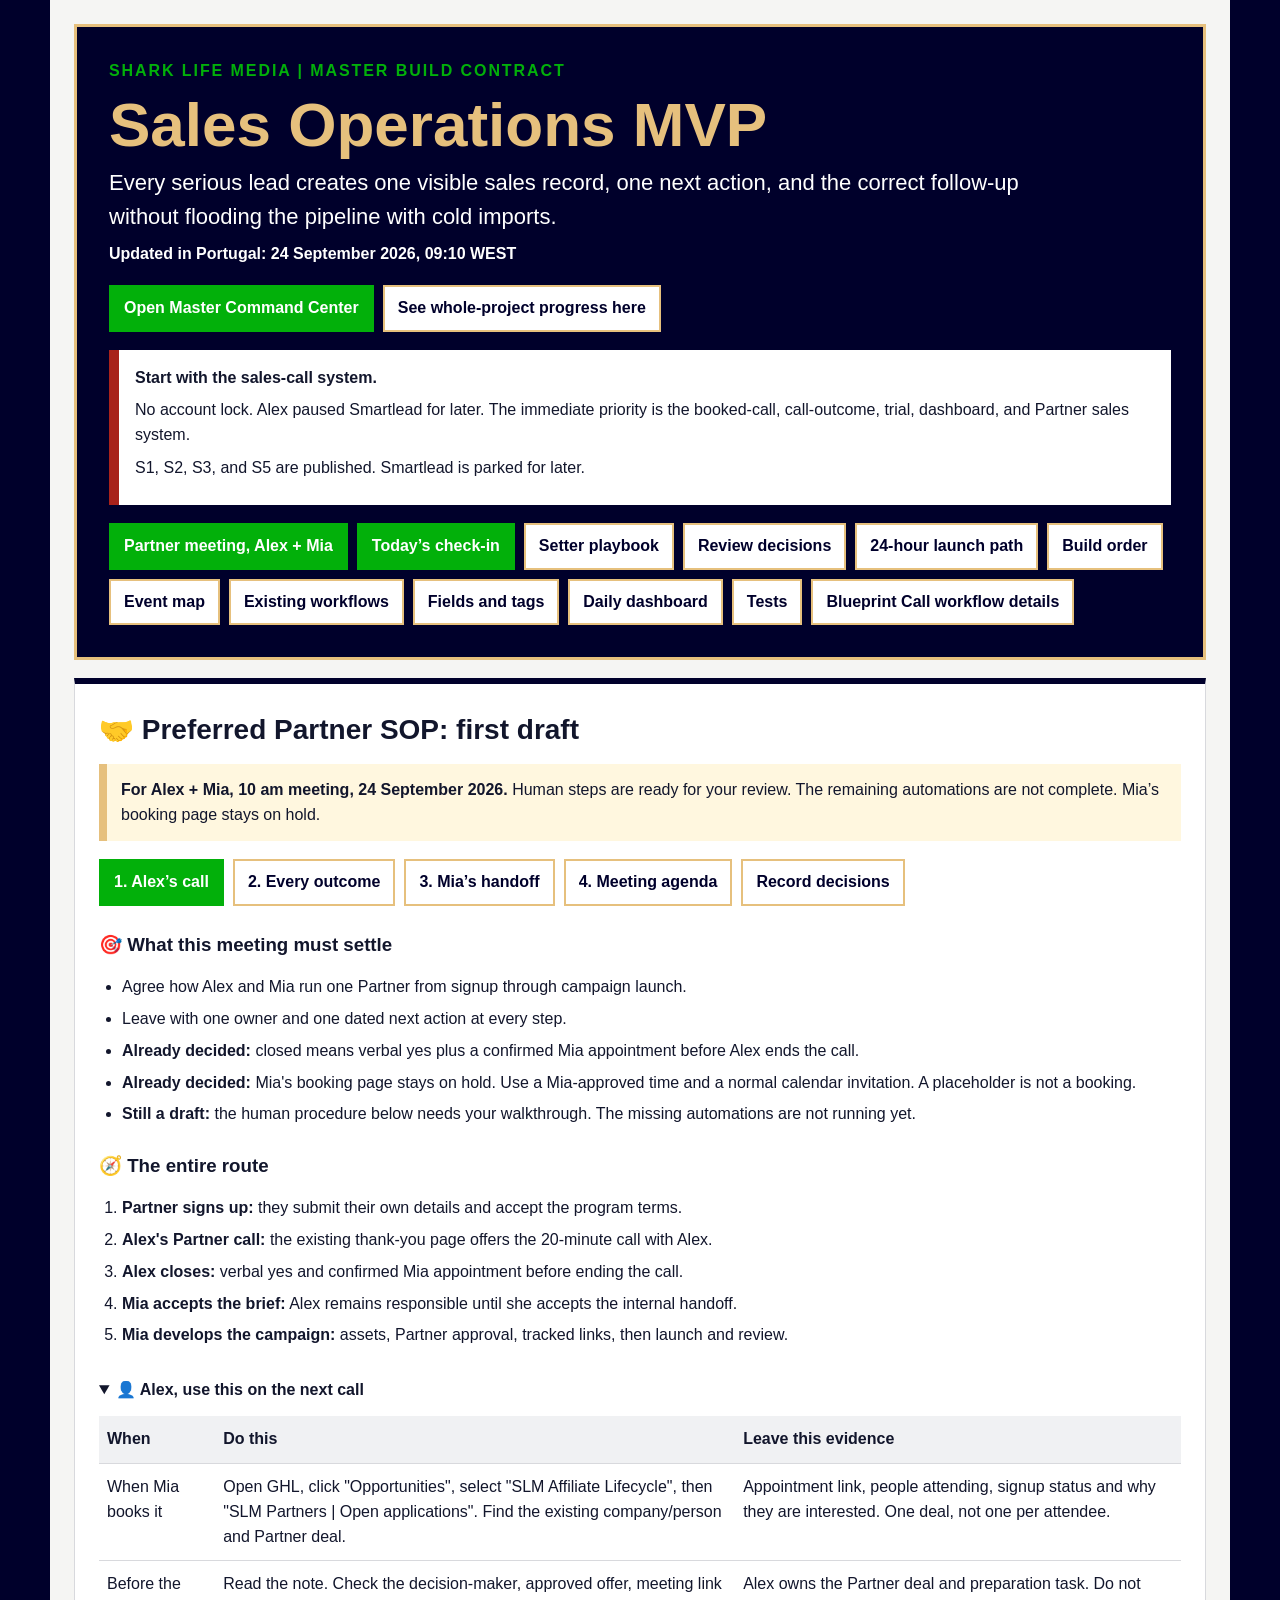
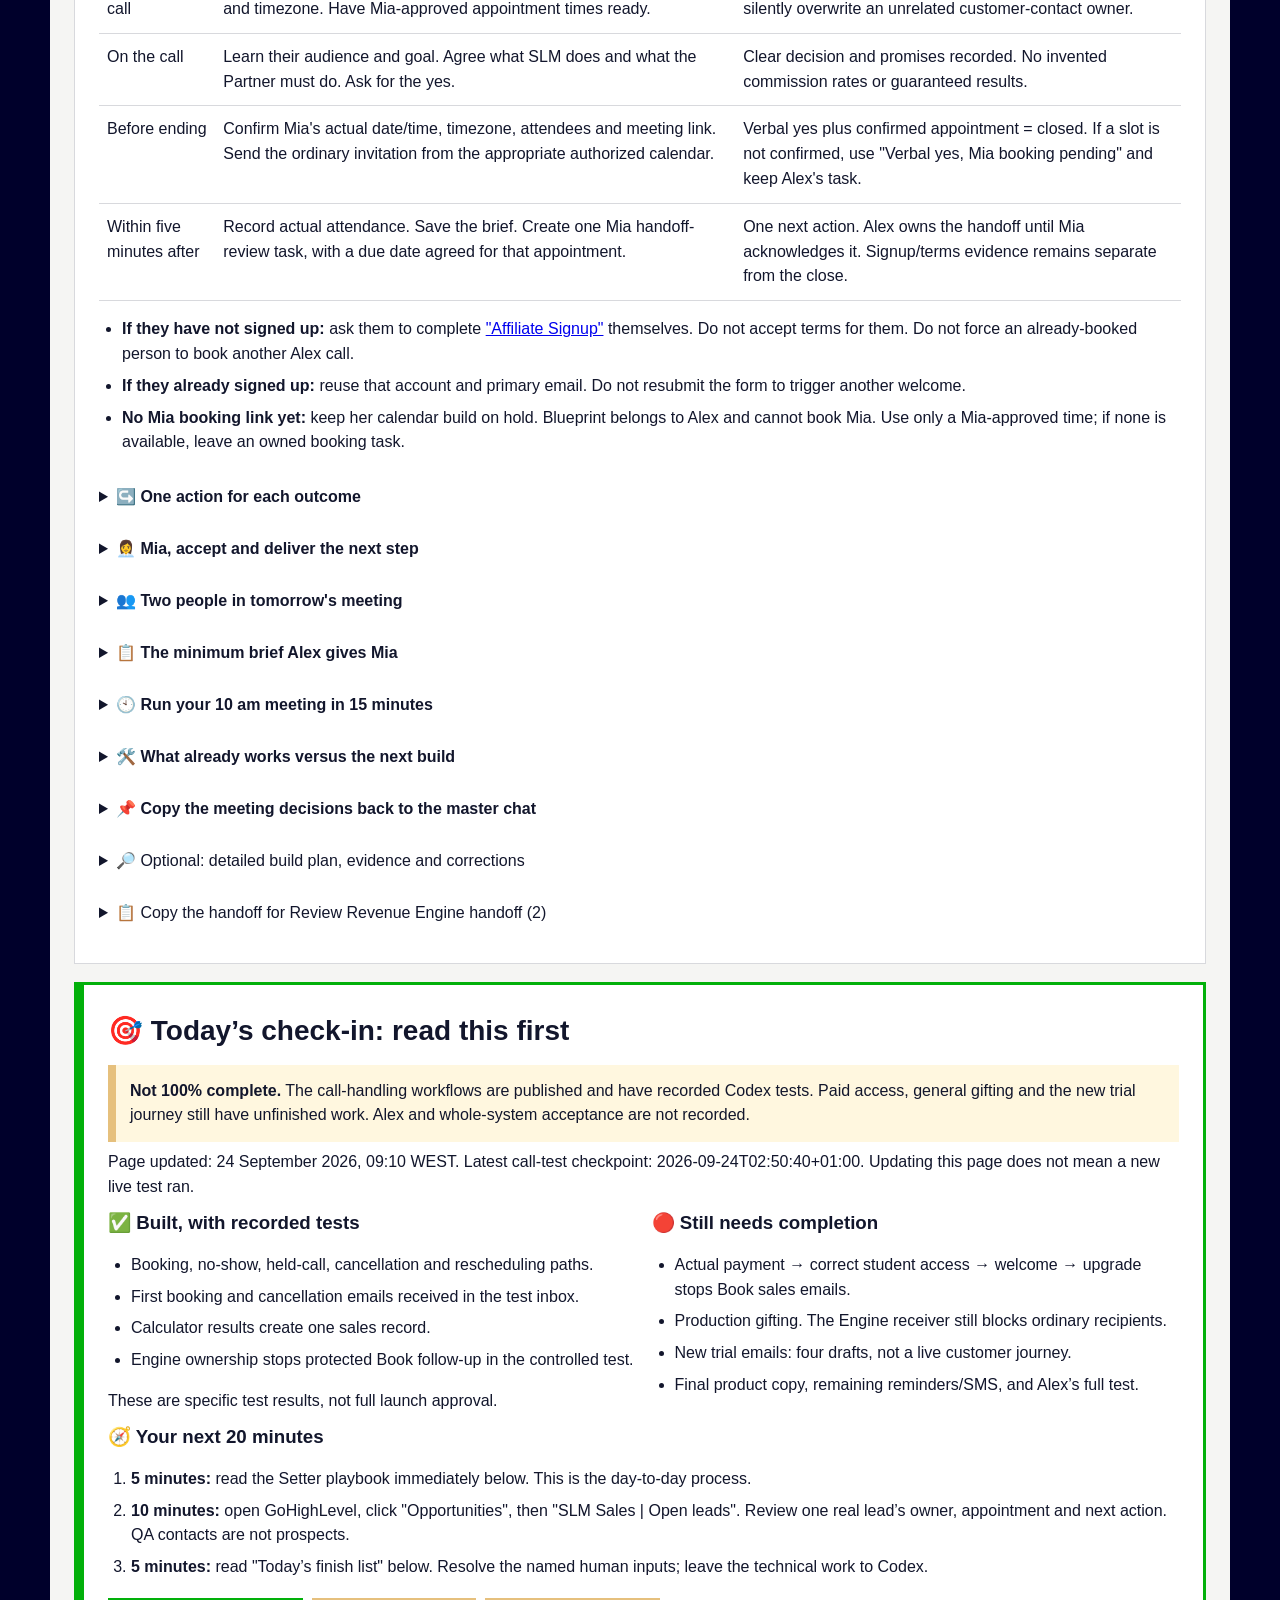
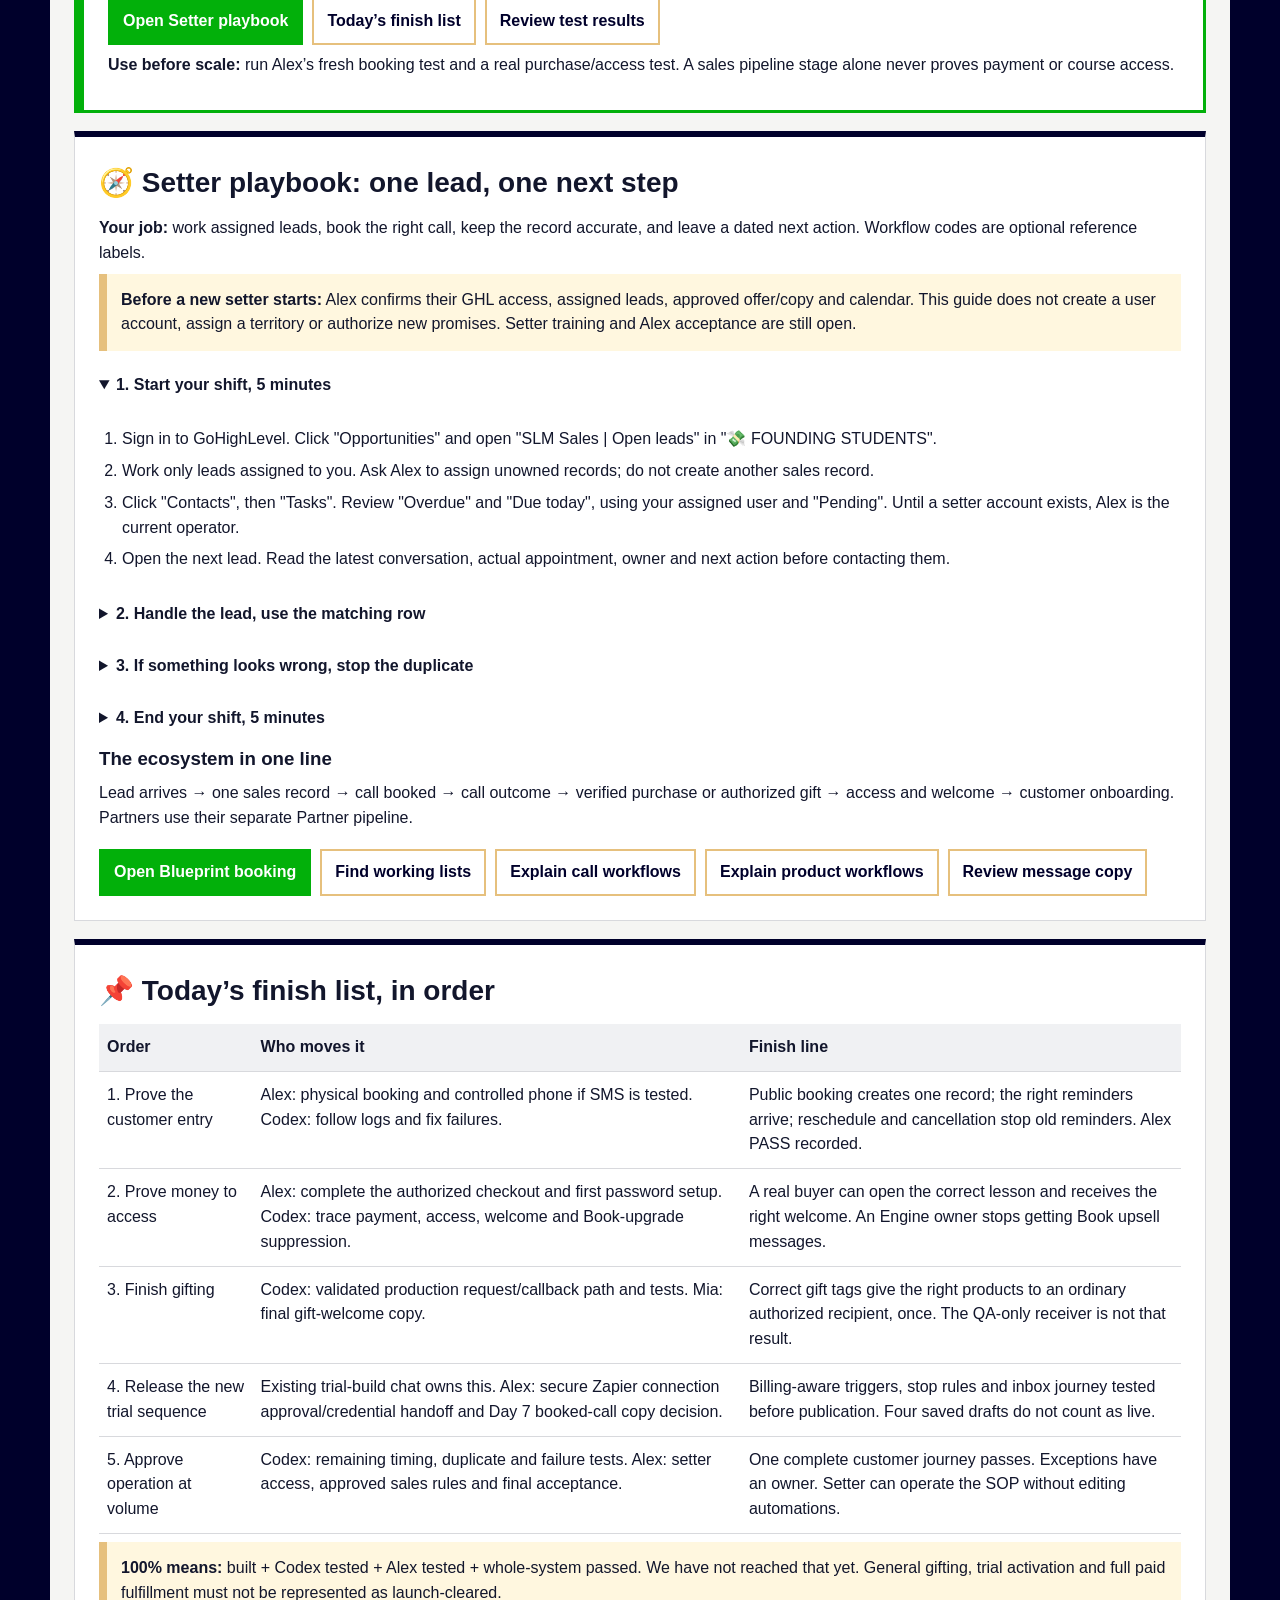
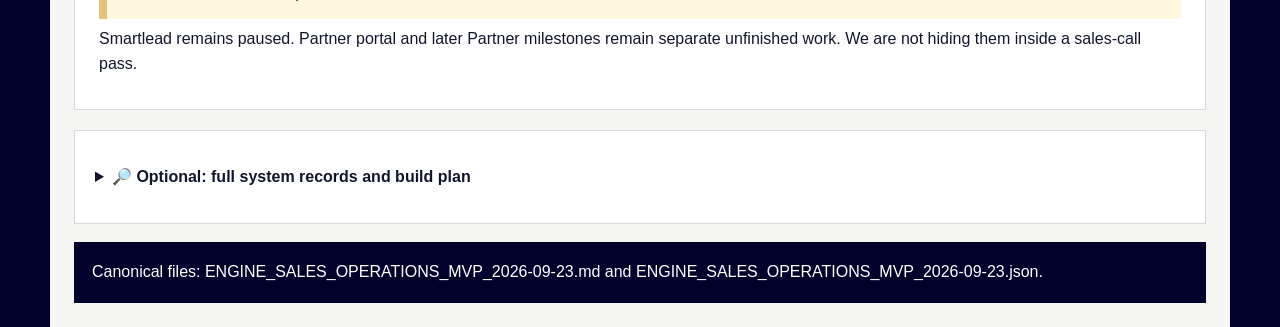
<file: next-build.html>
<!doctype html><html lang="en"><head><meta charset="utf-8"><meta name="viewport" content="width=device-width,initial-scale=1"><meta http-equiv="refresh" content="0; url=sales-operations-mvp.html"><title>Next build moved | Shark Life Media</title><style>body{margin:0;background:#00002b;color:#11152d;font:18px/1.55 Arial,sans-serif}main{max-width:760px;margin:8vh auto;background:#f2f2f2;padding:36px;border-top:8px solid #02b00a}a{display:inline-block;background:#02b00a;color:#fff;padding:12px 16px;font-weight:800;text-decoration:none}.stamp{font-size:14px;color:#555c6b}</style></head><body><main><h1>The next-build page has been consolidated.</h1><p>The current build order and 24-hour launch path now live on one Sales Operations page.</p><p><a href="sales-operations-mvp.html#launch-24h">Open the current 24-hour launch path</a></p><p><a href="index.html">Open the Master Command Center</a></p><p class="stamp">Updated in Portugal: 23 September 2026, 20:32 WEST</p></main></body></html>
</file>
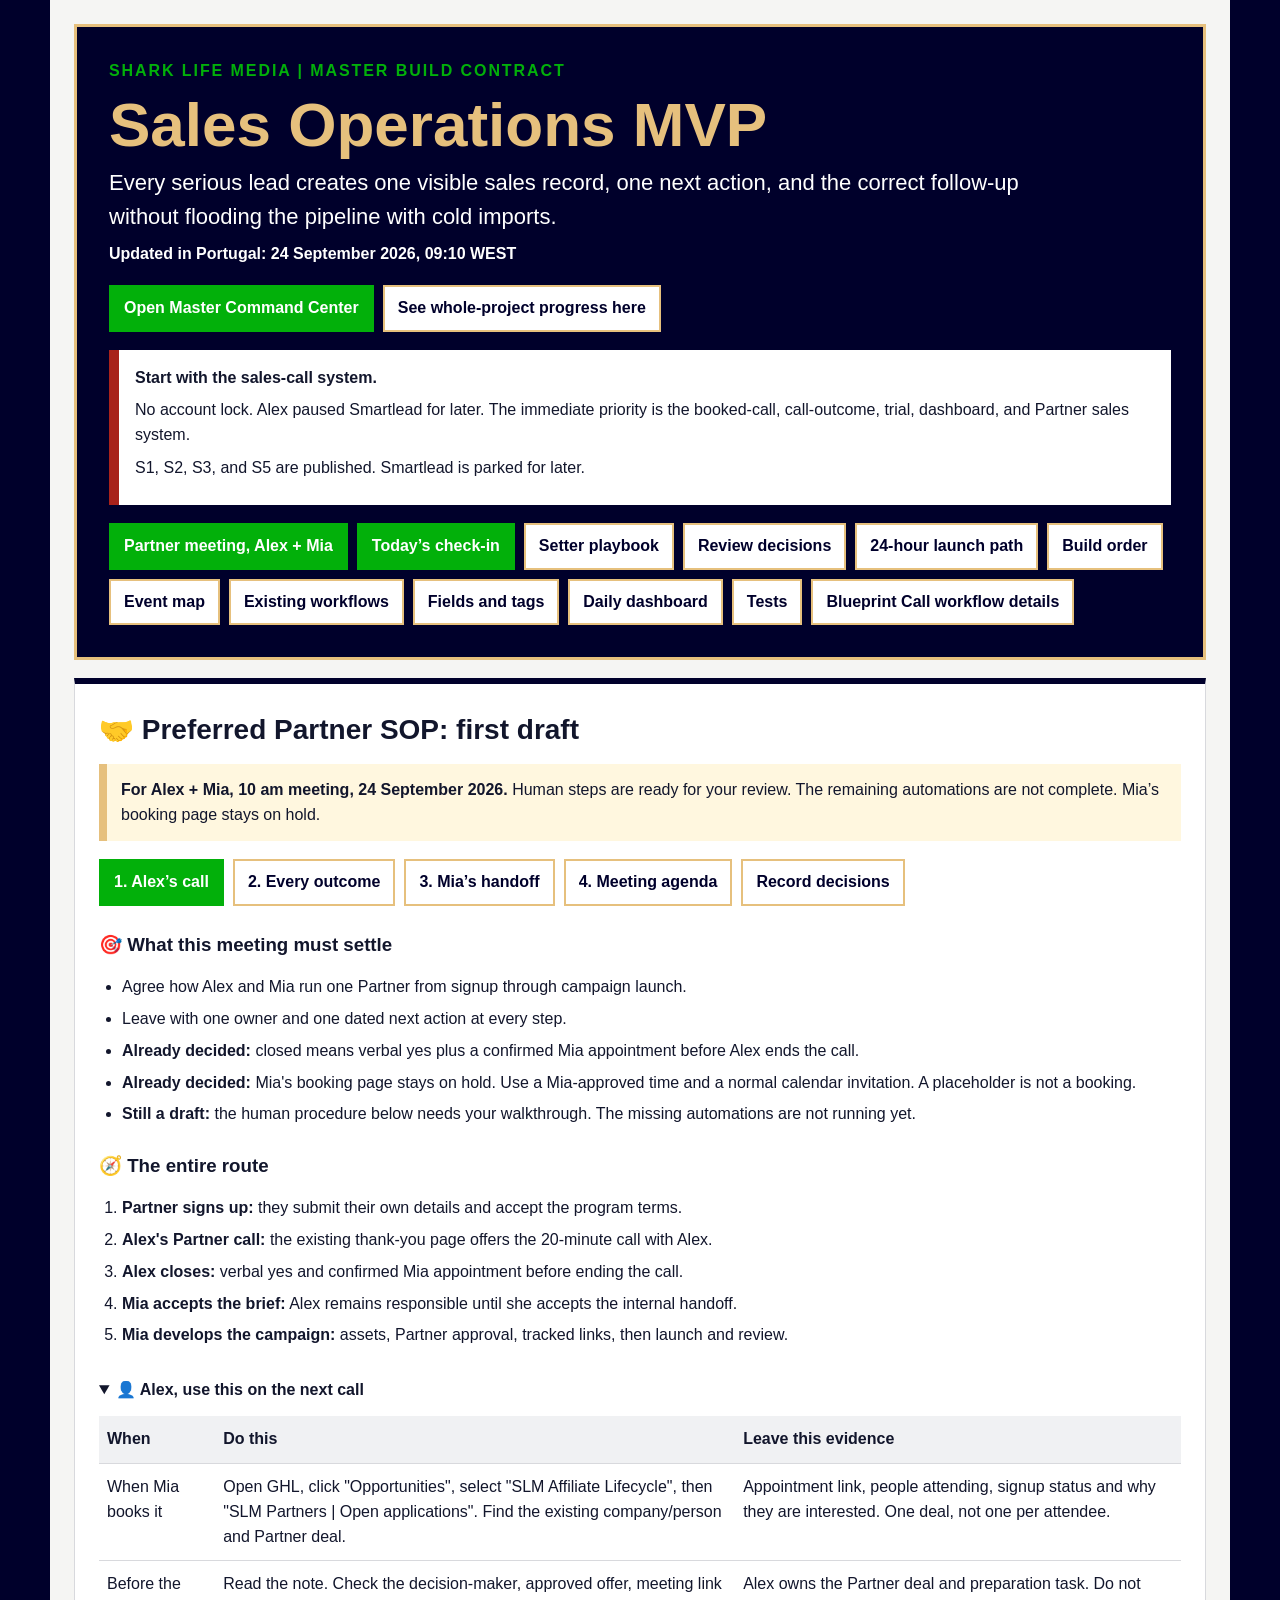
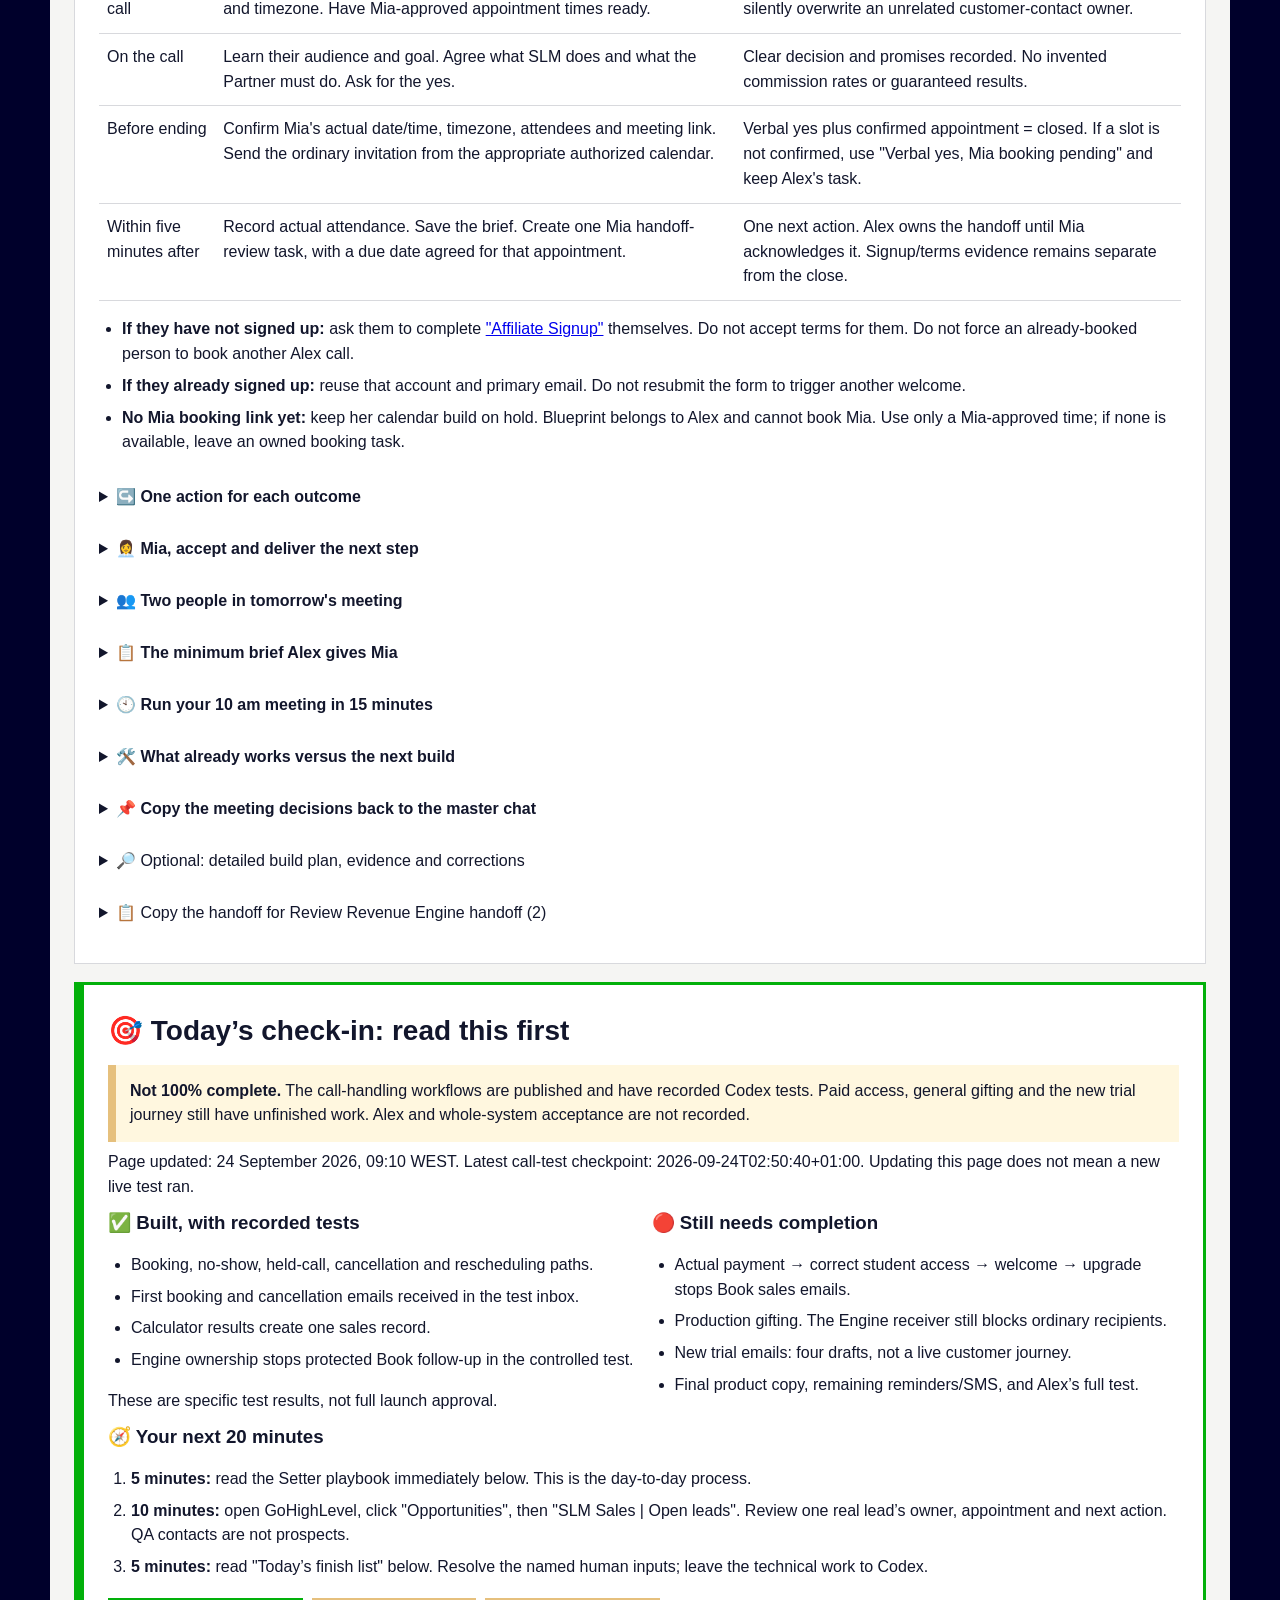
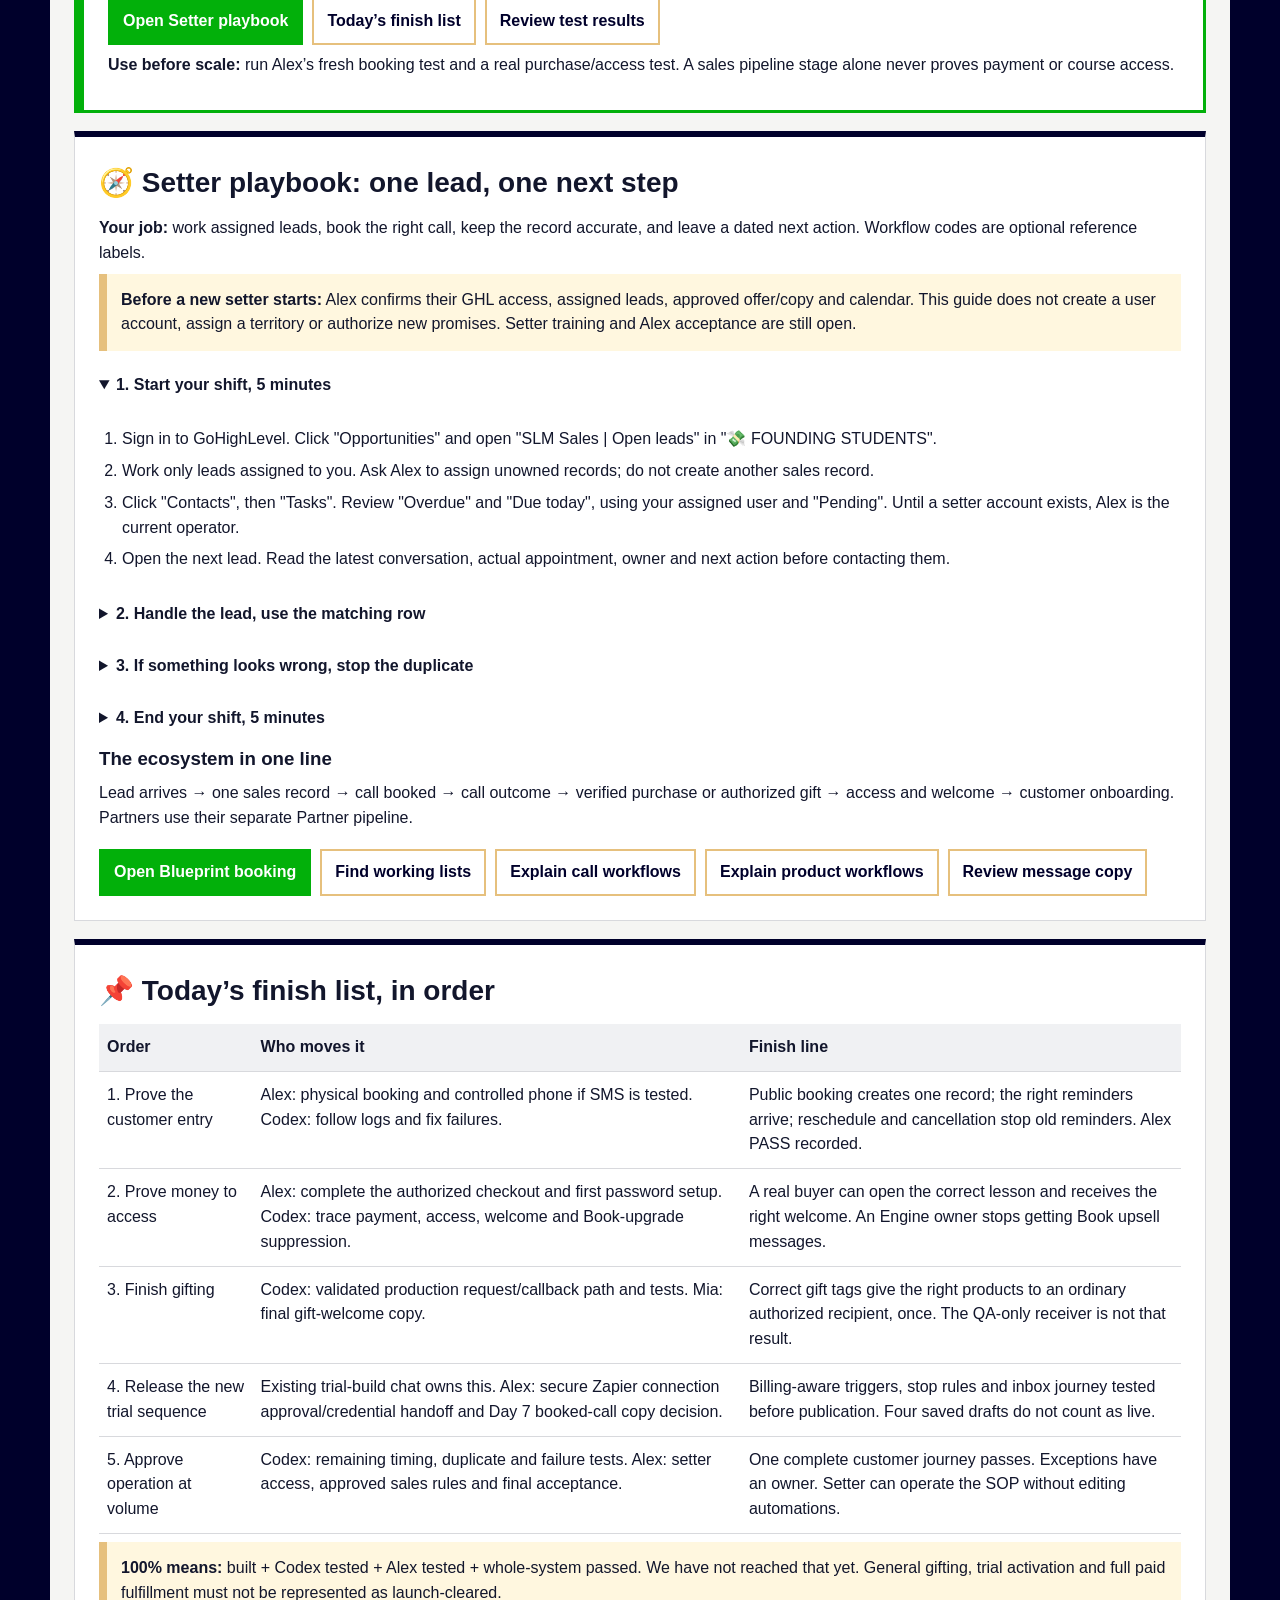
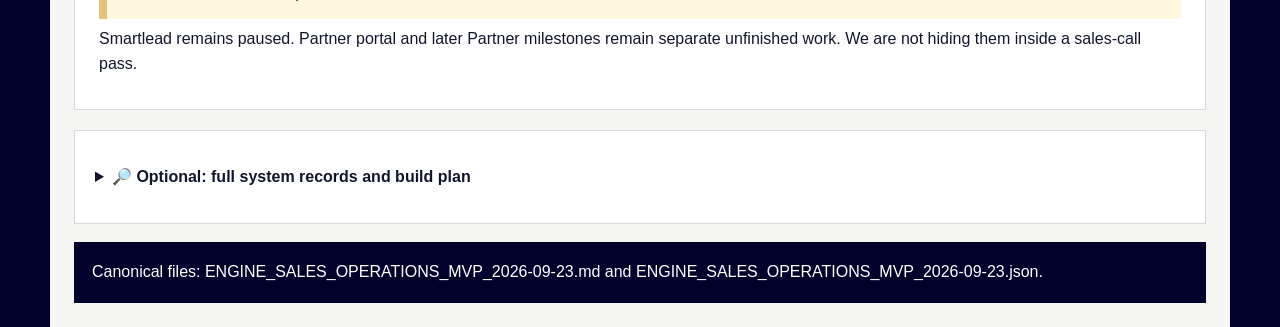
<file: sales-ecosystem.html>
<!doctype html>
<html lang="en"><head><meta charset="utf-8"><meta name="viewport" content="width=device-width,initial-scale=1">
<meta http-equiv="refresh" content="0; url=sales-operations-mvp.html">
<title>Sales page moved | Shark Life Media</title>
<style>body{margin:0;background:#00002b;color:#11152d;font:18px/1.55 Arial,sans-serif}main{max-width:760px;margin:8vh auto;background:#f2f2f2;padding:36px;border-top:8px solid #02b00a}h1{color:#00002b}a{display:inline-block;background:#02b00a;color:#fff;padding:12px 16px;font-weight:800;text-decoration:none}.stamp{font-size:14px;color:#555c6b}</style></head><body><main>
<h1>This sales page has been consolidated.</h1>
<p>The old Sales and Partner Ecosystem page was a dated audit. Its useful findings now feed the single current Sales Operations page.</p>
<p>You no longer need to choose between two sales boards.</p>
<p><a href="sales-operations-mvp.html">Open the current Sales Operations page</a></p>
<p><a href="index.html">Open the Master Command Center</a></p>
<p class="stamp">Updated in Portugal: 23 September 2026, 20:32 WEST</p>
</main></body></html>
</file>
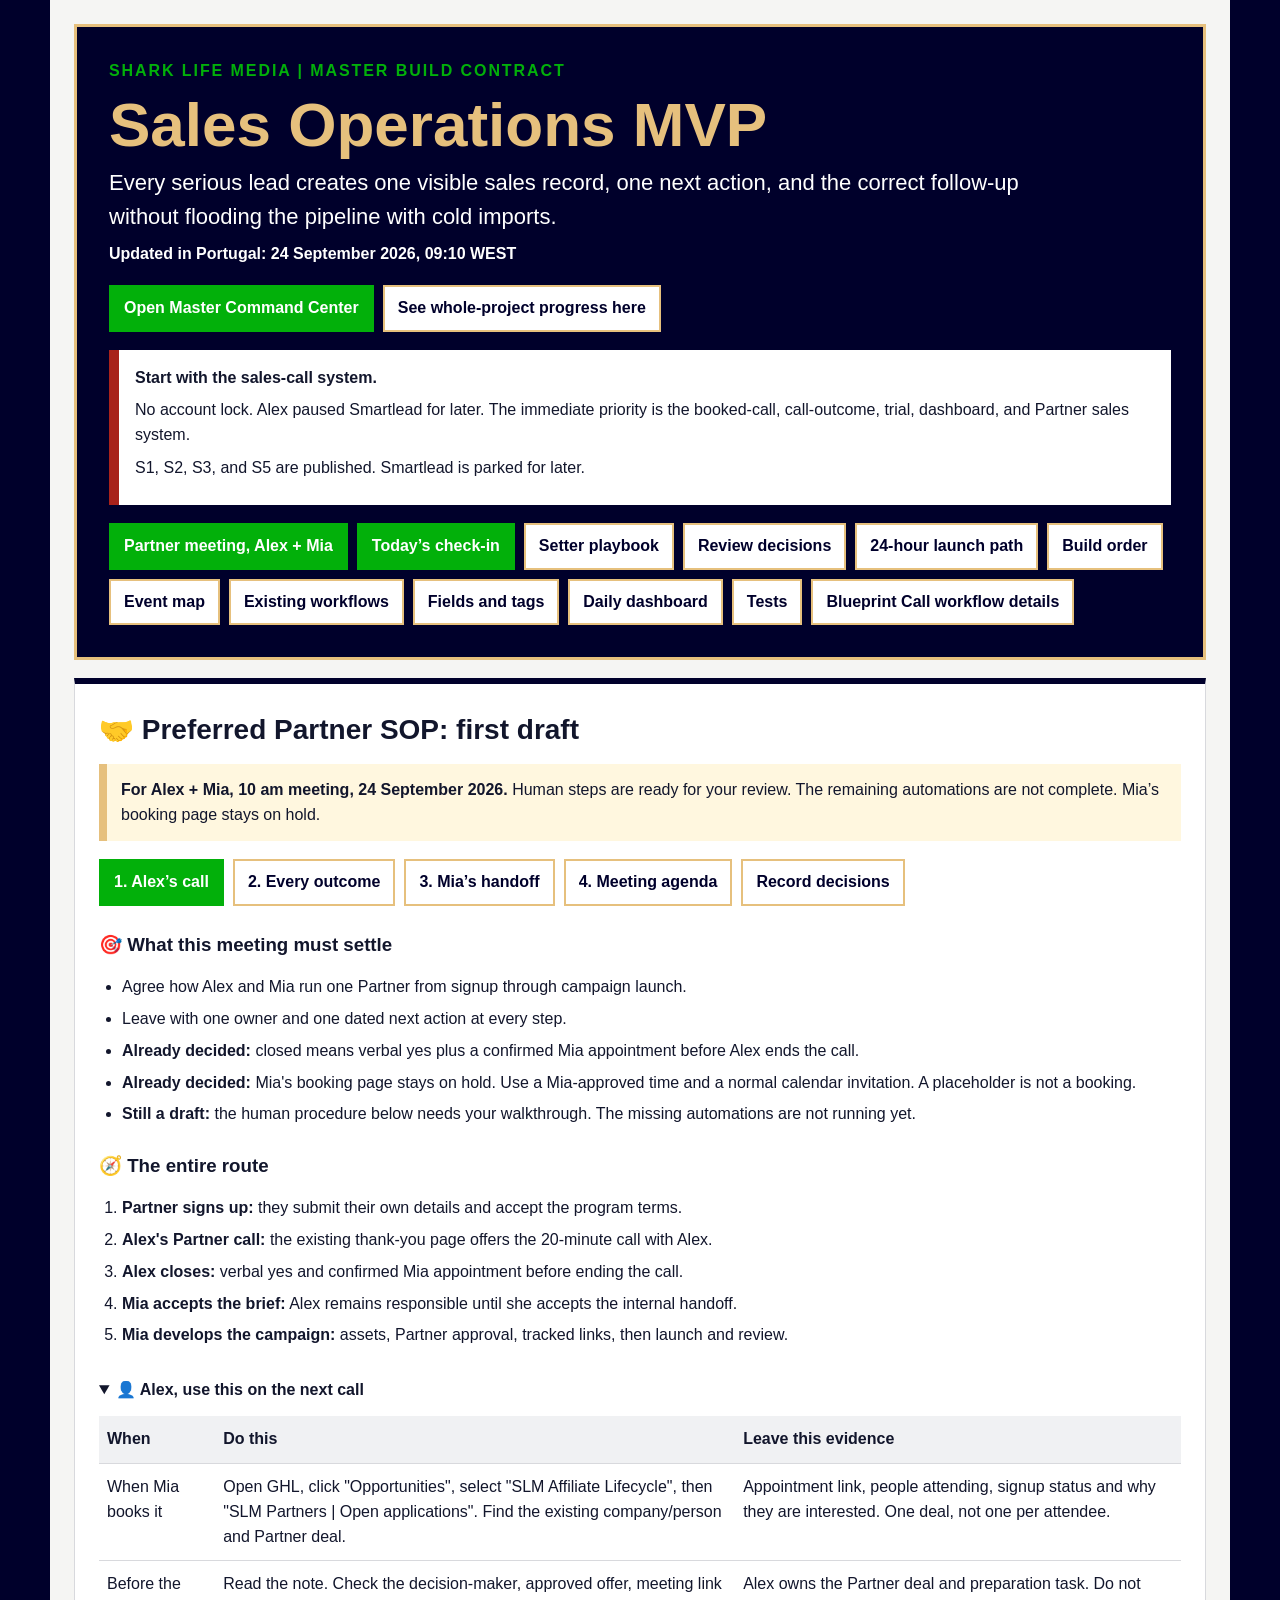
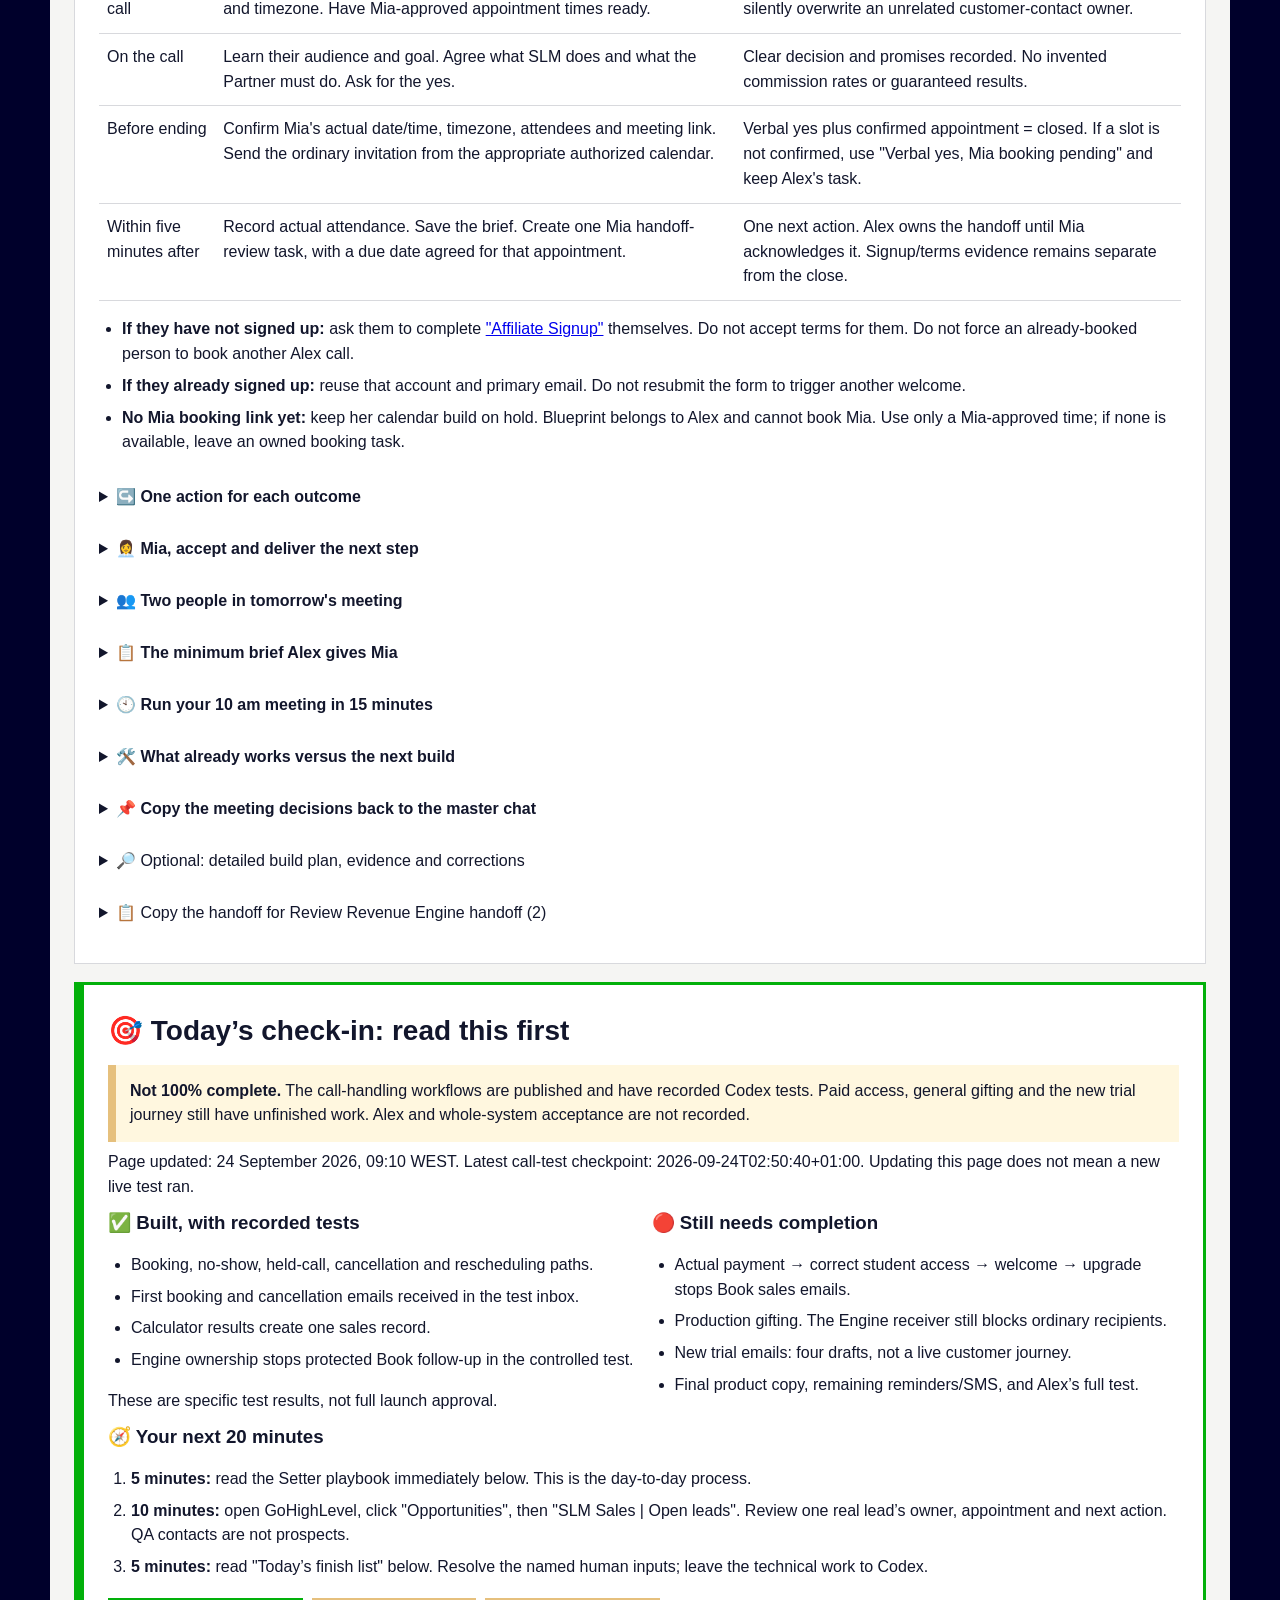
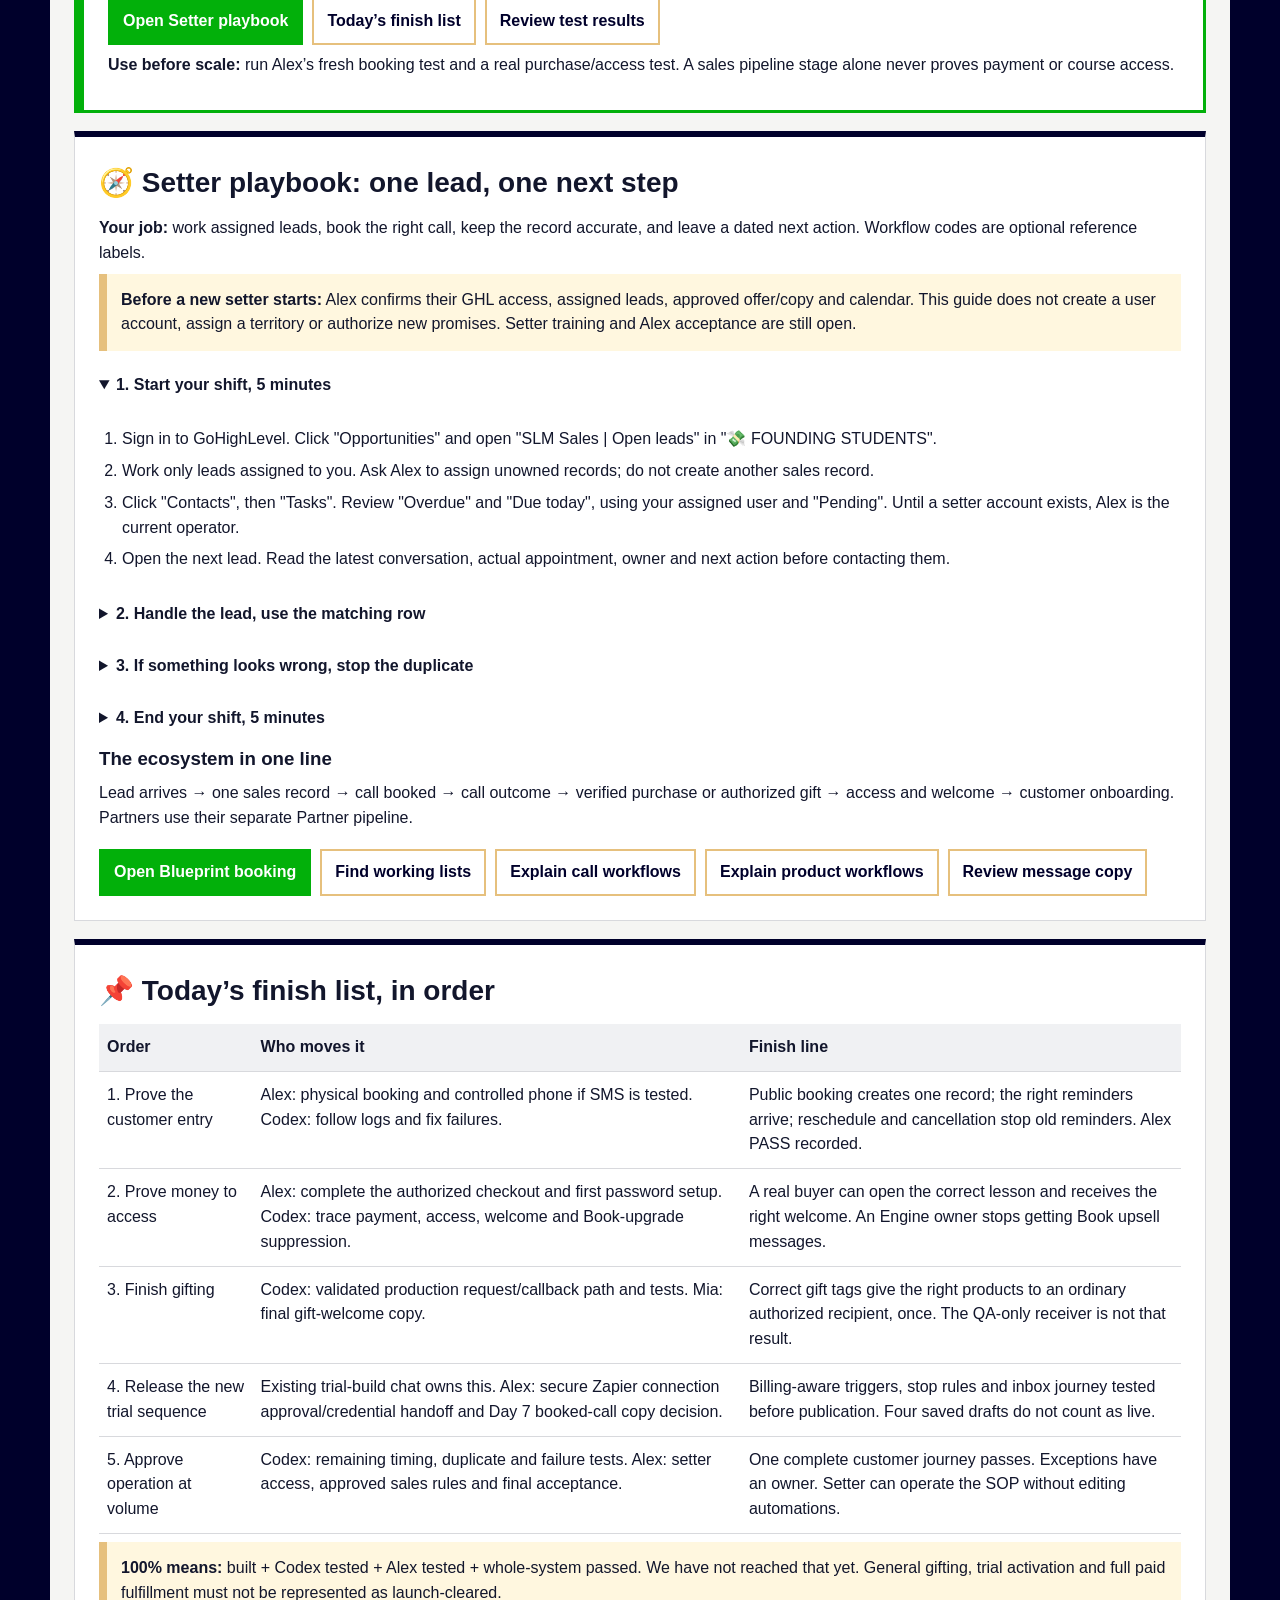
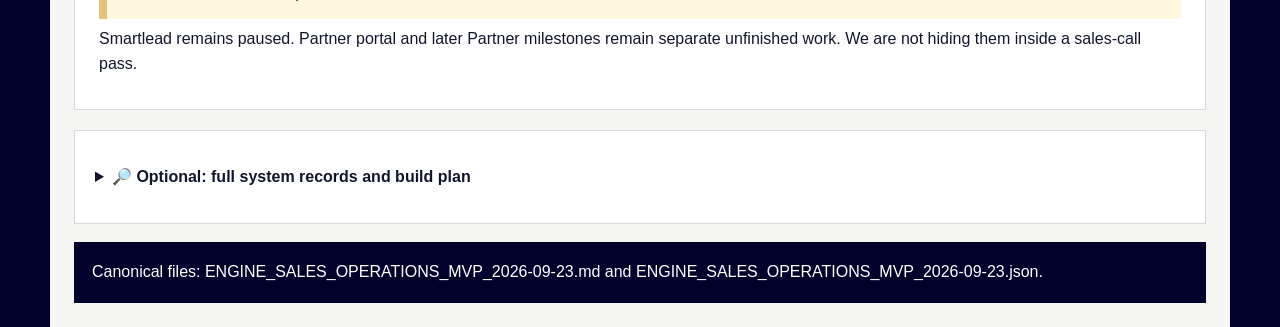
<file: sales-operations-mvp.html>
<!doctype html><html lang="en"><head><meta charset="utf-8"><meta name="viewport" content="width=device-width,initial-scale=1"><title>SLM Sales Operations MVP | Shark Life Media</title><style>
:root{--navy:#00002b;--green:#02b00a;--gold:#e6c07d;--paper:#f5f5f3;--ink:#12162c;--line:#d8d9dd;--red:#a8221b;--amber:#946200}*{box-sizing:border-box}body{margin:0;background:var(--navy);color:var(--ink);font:16px/1.55 Arial,sans-serif}main{max-width:1180px;margin:auto;background:var(--paper);min-height:100vh;padding:24px}h1,h2,h3,.button,.badge,.num,.code{font-family:Arial,sans-serif}h1{font-size:clamp(36px,5vw,62px);line-height:1;margin:10px 0;color:var(--gold)}h2{font-size:28px;margin:0 0 12px}h3{margin:0 0 7px}p{margin:8px 0}.hero{background:var(--navy);color:#fff;border:3px solid var(--gold);padding:32px}.kicker{color:var(--green);font-weight:900;letter-spacing:.12em}.stamp{font-weight:800}.goal{font-size:22px;max-width:930px}.alert{background:#fff;color:var(--ink);border-left:10px solid var(--red);padding:16px;margin-top:18px}nav,.buttons{display:flex;flex-wrap:wrap;gap:9px;margin-top:18px}.button{display:inline-block;background:var(--green);border:2px solid var(--green);color:#fff;padding:9px 13px;text-decoration:none;font-weight:900}.button.alt{background:#fff;color:var(--navy);border-color:var(--gold)}section{background:#fff;border:1px solid var(--line);border-top:6px solid var(--navy);padding:24px;margin-top:18px;scroll-margin-top:16px}.focus{border:3px solid var(--green);border-left-width:10px}.plain{background:#fff7df;border-left:8px solid var(--gold);padding:14px}.grid{display:grid;grid-template-columns:1fr 1fr;gap:16px}.build,.asset{display:grid;grid-template-columns:54px 1fr;gap:15px;padding:17px 0;border-top:1px solid var(--line)}.build:first-of-type,.asset:first-of-type{border-top:0}.num,.code{display:grid;place-items:center;width:45px;height:45px;background:var(--navy);color:var(--gold);font-weight:900}.code{width:50px}.badge{display:inline-block;font-size:12px;font-weight:900;padding:3px 7px;border:1px solid}.good{color:#006b06;background:#effaec}.warn{color:var(--amber);background:#fff7df}.bad{color:var(--red);background:#fff0ee}table{width:100%;border-collapse:collapse}th,td{text-align:left;vertical-align:top;padding:11px 8px;border-bottom:1px solid var(--line)}th{background:#f0f1f3}ul,ol{padding-left:23px}li{margin:7px 0}summary{cursor:pointer;padding:14px 0;line-height:1.5}details.technical{margin-top:20px;background:#fff;padding:20px;border:1px solid var(--line)}.source-conflict{border-left:10px solid var(--red)}footer{background:var(--navy);color:#fff;margin-top:18px;padding:18px}@media(max-width:800px){.grid{grid-template-columns:1fr}table{display:block;overflow-x:auto}}@media(max-width:520px){main{padding:12px}.hero,section{padding:18px}.asset,.build{grid-template-columns:1fr}}
</style></head><body><main><header class="hero"><div class="kicker">SHARK LIFE MEDIA | MASTER BUILD CONTRACT</div><h1>Sales Operations MVP</h1><p class="goal">Every serious lead creates one visible sales record, one next action, and the correct follow-up without flooding the pipeline with cold imports.</p><p class="stamp">Updated in Portugal: 24 September 2026, 09:10 WEST</p><div class="buttons"><a class="button" href="index.html">Open Master Command Center</a><a class="button alt" href="#project-progress">See whole-project progress here</a></div><div class="alert"><strong>Start with the sales-call system.</strong><p>No account lock. Alex paused Smartlead for later. The immediate priority is the booked-call, call-outcome, trial, dashboard, and Partner sales system.</p><p>S1, S2, S3, and S5 are published. Smartlead is parked for later.</p></div><nav><a class="button" href="#partner-meeting">Partner meeting, Alex + Mia</a><a class="button" href="#morning">Today’s check-in</a><a class="button alt" href="#setter">Setter playbook</a><a class="button alt" href="#review-now">Review decisions</a><a class="button alt" href="#launch-24h">24-hour launch path</a><a class="button alt" href="#next">Build order</a><a class="button alt" href="#map">Event map</a><a class="button alt" href="#assets">Existing workflows</a><a class="button alt" href="#fields">Fields and tags</a><a class="button alt" href="#dashboard">Daily dashboard</a><a class="button alt" href="#tests">Tests</a><a class="button alt" href="founding-students.html">Blueprint Call workflow details</a></nav></header>
<section id="partner-meeting"><h2>🤝 Preferred Partner SOP: first draft</h2><p class="plain"><strong>For Alex + Mia, 10 am meeting, 24 September 2026.</strong> Human steps are ready for your review. The remaining automations are not complete. Mia’s booking page stays on hold.</p><nav aria-label="Partner SOP reading order"><a class="button" href="#partner-alex">1. Alex’s call</a><a class="button alt" href="#partner-outcomes">2. Every outcome</a><a class="button alt" href="#partner-mia">3. Mia’s handoff</a><a class="button alt" href="#partner-agenda">4. Meeting agenda</a><a class="button alt" href="#partner-decisions">Record decisions</a></nav>
<div id="partner-goal"><h3 style="margin-top:24px">🎯 What this meeting must settle</h3><ul>
<li>Agree how Alex and Mia run one Partner from signup through campaign launch.</li>
<li>Leave with one owner and one dated next action at every step.</li>
<li><strong>Already decided:</strong> closed means verbal yes plus a confirmed Mia appointment before Alex ends the call.</li>
<li><strong>Already decided:</strong> Mia&#x27;s booking page stays on hold. Use a Mia-approved time and a normal calendar invitation. A placeholder is not a booking.</li>
<li><strong>Still a draft:</strong> the human procedure below needs your walkthrough. The missing automations are not running yet.</li>
</ul></div>
<div id="partner-route"><h3 style="margin-top:24px">🧭 The entire route</h3><ol>
<li><strong>Partner signs up:</strong> they submit their own details and accept the program terms.</li>
<li><strong>Alex&#x27;s Partner call:</strong> the existing thank-you page offers the 20-minute call with Alex.</li>
<li><strong>Alex closes:</strong> verbal yes and confirmed Mia appointment before ending the call.</li>
<li><strong>Mia accepts the brief:</strong> Alex remains responsible until she accepts the internal handoff.</li>
<li><strong>Mia develops the campaign:</strong> assets, Partner approval, tracked links, then launch and review.</li>
</ol></div>
<details id="partner-alex" open><summary><strong>👤 Alex, use this on the next call</strong></summary><div style="overflow-x:auto"><table><thead><tr><th>When</th><th>Do this</th><th>Leave this evidence</th></tr></thead><tbody>
<tr><td>When Mia books it</td><td>Open GHL, click &quot;Opportunities&quot;, select &quot;SLM Affiliate Lifecycle&quot;, then &quot;SLM Partners | Open applications&quot;. Find the existing company/person and Partner deal.</td><td>Appointment link, people attending, signup status and why they are interested. One deal, not one per attendee.</td></tr>
<tr><td>Before the call</td><td>Read the note. Check the decision-maker, approved offer, meeting link and timezone. Have Mia-approved appointment times ready.</td><td>Alex owns the Partner deal and preparation task. Do not silently overwrite an unrelated customer-contact owner.</td></tr>
<tr><td>On the call</td><td>Learn their audience and goal. Agree what SLM does and what the Partner must do. Ask for the yes.</td><td>Clear decision and promises recorded. No invented commission rates or guaranteed results.</td></tr>
<tr><td>Before ending</td><td>Confirm Mia&#x27;s actual date/time, timezone, attendees and meeting link. Send the ordinary invitation from the appropriate authorized calendar.</td><td>Verbal yes plus confirmed appointment = closed. If a slot is not confirmed, use &quot;Verbal yes, Mia booking pending&quot; and keep Alex&#x27;s task.</td></tr>
<tr><td>Within five minutes after</td><td>Record actual attendance. Save the brief. Create one Mia handoff-review task, with a due date agreed for that appointment.</td><td>One next action. Alex owns the handoff until Mia acknowledges it. Signup/terms evidence remains separate from the close.</td></tr>
</tbody></table></div>
<ul>
<li><strong>If they have not signed up:</strong> ask them to complete <a href="https://members.sharklife.media/affiliate-signup">&quot;Affiliate Signup&quot;</a> themselves. Do not accept terms for them. Do not force an already-booked person to book another Alex call.</li>
<li><strong>If they already signed up:</strong> reuse that account and primary email. Do not resubmit the form to trigger another welcome.</li>
<li><strong>No Mia booking link yet:</strong> keep her calendar build on hold. Blueprint belongs to Alex and cannot book Mia. Use only a Mia-approved time; if none is available, leave an owned booking task.</li>
</ul></details>
<details id="partner-outcomes"><summary><strong>↪️ One action for each outcome</strong></summary><div style="overflow-x:auto"><table><thead><tr><th>What happened</th><th>What happens next</th><th>Owner</th></tr></thead><tbody>
<tr><td>Yes + Mia appointment confirmed</td><td>Record the close, save brief and send Mia one handoff-review task.</td><td>Alex until Mia accepts; Mia afterward.</td></tr>
<tr><td>Yes, appointment not confirmed</td><td>Record booking pending and agree when Alex will return with a time.</td><td>Alex, with a due date.</td></tr>
<tr><td>Not now</td><td>Agree the follow-up date and reason. On the contact, click &quot;Add task&quot; and record the action, owner and date.</td><td>Alex. No new Partner nurture is assumed to exist.</td></tr>
<tr><td>Clear no</td><td>Record the reason, stop Partner pursuit and use the existing &quot;LOST&quot; stage with Lost status for that Partner deal.</td><td>Alex. Preserve unrelated customer access and records.</td></tr>
<tr><td>Do not contact</td><td>Record scope, enable the appropriate outbound &quot;DND&quot; settings, meaning Do Not Disturb, and stop relevant outreach and tasks.</td><td>Alex verifies the stop. A lost stage alone does not stop messages.</td></tr>
<tr><td>No-show</td><td>Confirm they missed it, mark the real appointment &quot;No show&quot; and create one reschedule task.</td><td>Alex. Do not enroll them in customer no-show recovery.</td></tr>
<tr><td>Canceled or moved</td><td>Update the existing event; cancel the old event if a separate replacement is necessary.</td><td>Current meeting owner. A cancellation is not automatically a rejection.</td></tr>
</tbody></table></div>
<ul>
<li><strong>Important:</strong> a successful Alex close is a sales milestone. Keep ongoing Mia campaign work visible. Do not blindly mark the entire Partner relationship Won and remove it from the Open applications list.</li>
</ul></details>
<details id="partner-mia"><summary><strong>👩‍💼 Mia, accept and deliver the next step</strong></summary><ol>
<li><strong>Before Alex&#x27;s call:</strong> provide approved times, the current offer boundaries and any context about the Partner.</li>
<li><strong>Accept the handoff:</strong> open the same deal. Check the brief and appointment. Acknowledge the review task, then take ownership of the Partner deal. Return missing information through one Alex task.</li>
<li><strong>Prepare the campaign call:</strong> review the audience, decision-maker, approved promises, affiliate identity and desired outcome.</li>
<li><strong>On the call:</strong> agree the campaign, channels, assets, approval contact, launch target and what each side must provide.</li>
<li><strong>After the call:</strong> record the next action in GHL. Use the existing Asana process for producing assets, with a link back to the deal. Do not create a second competing sales tracker.</li>
<li><strong>Before launch:</strong> get Partner approval, check the tracked links and landing page, and run a controlled referral test. Confirm who handles replies and exceptions.</li>
</ol>
<ul>
<li><strong>If the campaign is delayed:</strong> leave one owner and next date. Do not leave the record at &quot;call booked&quot; indefinitely.</li>
</ul></details>
<details id="partner-people"><summary><strong>👥 Two people in tomorrow&#x27;s meeting</strong></summary><ul>
<li>One company. One contact per person, with their own email. One active Partner deal for this partnership.</li>
<li>Choose the primary contact. Link the other person using &quot;Additional Contacts&quot; where available, or company association plus linked notes.</li>
<li>Add attendees to the same appointment as guests and check their invitations. Adding a person to a deal does not automatically invite them.</li>
<li>Record who decides, who approves marketing, and who receives commission. Two attendees do not automatically mean two affiliate accounts.</li>
<li>Existing AF3 matches the booking contact, not a verified company/deal identifier. Keep the agreed primary contact on the booking and check duplicates manually until the company-level rule is built and tested.</li>
</ul></details>
<details id="partner-brief"><summary><strong>📋 The minimum brief Alex gives Mia</strong></summary><pre style="white-space:pre-wrap;overflow-wrap:anywhere;background:#f2f3f5;padding:16px">
Company + existing GHL deal link:

Primary contact + other attendees and roles:

Signup/terms: confirmed / pending, with evidence:

Audience, channels and what they want:

What we promised / what they agreed to do:

Verbal yes: yes / no:

Mia appointment: date, time, timezone, meeting link:

Appointment confirmed before Alex call ended: yes / no:

Next action + owner + due date:

Mia accepted handoff: yes / no, when:

</pre>
<ul>
<li>Keep filled customer details in authenticated GHL, not this public page.</li>
</ul></details>
<details id="partner-agenda"><summary><strong>🕙 Run your 10 am meeting in 15 minutes</strong></summary><ol>
<li><strong>Minutes 0–3:</strong> read the route and close rule above. Do not reopen the confirmed calendar decision.</li>
<li><strong>Minutes 3–8:</strong> walk through tomorrow&#x27;s real Partner call. Confirm signup status, attendees, primary contact, Alex&#x27;s preparation and the available manual Mia-booking method.</li>
<li><strong>Minutes 8–12:</strong> decide the permitted promises and follow-up rule. Decide how Mia supplies approved slots and how quickly she accepts a brief. Suggested starting point: review it the same working day, before the campaign call; confirm or change this together.</li>
<li><strong>Minutes 12–15:</strong> approve or amend the SOP and assign the next build batch. Leave with owners and dates, not another audit request.</li>
</ol></details>
<details id="partner-build"><summary><strong>🛠️ What already works versus the next build</strong></summary><ul>
<li><strong>Built, with limited test evidence:</strong> Partner signup/welcome chain; Alex Partner booking moving the same Partner deal; the saved Partner working list.</li>
<li><strong>Human action today:</strong> record the close, manually confirm Mia&#x27;s appointment, create dated tasks, and acknowledge the handoff.</li>
<li><strong>Next build after the meeting:</strong> restyle Alex&#x27;s existing Partner calendar; add the approved decision/task/handoff controls; finish Partner-specific follow-up and stop rules; test duplicate people and late events.</li>
<li><strong>On hold:</strong> Mia booking page/calendar and its booking automation. No calendar is created by this SOP.</li>
<li><strong>Still unproved:</strong> natural signup through the entire campaign handoff, portal access, multi-person routing and full Partner follow-up. This draft does not turn those checks green.</li>
<li><strong>Before saying ready:</strong> Codex tests the full path, then Alex and Mia run it without coaching. A successful initial email alone is not the test.</li>
</ul></details>
<details id="partner-decisions"><summary><strong>📌 Copy the meeting decisions back to the master chat</strong></summary><pre style="white-space:pre-wrap;overflow-wrap:anywhere;background:#f2f3f5;padding:16px">
PARTNER SOP REVIEW, 24 SEPTEMBER 2026

SOP: approved / changes below

What Alex may promise:

Partner responsibilities and exclusions:

Follow-up rule and permitted channels:

How Mia supplies approved times while her page is on hold:

Mia handoff-review deadline:

Next build priority:

Owner and deadline for each outstanding action:

Changes to the draft:

</pre>
<ul>
<li>Confirmed rules stay fixed unless you explicitly change them: verbal yes + Mia appointment before Alex ends; signup/terms separately recorded; Mia calendar build on hold.</li>
</ul></details>
<details id="partner-reference"><summary>🔎 Optional: detailed build plan, evidence and corrections</summary>
<details><summary>1. Your 10 am meeting, confirmed route and remaining decisions</summary><ol>
<li><strong>Confirmed by Alex:</strong> the Partner personally completes <a href="https://members.sharklife.media/affiliate-signup">Affiliate Signup</a> and accepts the program terms there. A manual CRM contact, a booked meeting, or a verbal yes is not a substitute for that submission. Staff may help with scheduling afterward; do not accept terms on the Partner&#x27;s behalf.</li>
<li><strong>Confirmed route:</strong> signup → <a href="https://members.sharklife.media/affiliate-sign-up---thank-you-page">Partner thank-you and booking page</a> → 20-minute Partner call with Alex → accepted handoff → Mia campaign-design call. The existing &quot;Partner Onboarding - Shark Life Media&quot; calendar belongs to the Alex step. Mia has no campaign booking page yet. It is on hold, with a non-clickable placeholder only. <a href="https://sharknow.co/blueprint">Blueprint</a> is Alex&#x27;s 30-minute customer sales/coaching call and the design reference, not a replacement Partner calendar.</li>
<li><strong>What can Alex promise?</strong> Confirm eligible products, commission basis, payout rules, work SLM provides, work the Partner provides, and exclusions. Offer a concrete campaign plan, not guaranteed money or results. Do not invent rates.</li>
<li><strong>What follow-up is approved?</strong> Recommend agreed-date follow-up first. Without a date, propose human tasks at 2 and 7 business days, then a close-the-loop review at 14. No indefinite chase and no new automated copy until Mia approves it.</li>
</ol></details>
<details><summary>2. What exists, and what is missing</summary><div style="overflow-x:auto"><table><thead><tr><th>Piece</th><th>Current evidence</th><th>What it does not prove</th></tr></thead><tbody>
<tr><td>Partner application and welcome, AF1 + AF2</td><td>Published. Controlled chain and received welcome passed on 23 September.</td><td>Natural public signup, portal access, or the complete Partner journey.</td></tr>
<tr><td>Partner onboarding booking, AF3</td><td>Published v3. Actual booking and repeat confirmation moved the same Partner record on 24 September.</td><td>Complete Alex Partner-call handling, Mia acceptance of handoff, held/cancel/no-show handling, campaign delivery, or company-level matching. AF3 currently represents Alex&#x27;s post-signup booking, not Mia&#x27;s campaign booking.</td></tr>
<tr><td>Partner working list</td><td>&quot;SLM Partners | Open applications&quot; exists under &quot;SLM Affiliate Lifecycle&quot;.</td><td>Automatic ownership of every lead or an automatic next task.</td></tr>
<tr><td>Customer call automations</td><td>Customer booking and outcome tests exist.</td><td>These are not Partner recruitment workflows. Do not silently reuse them.</td></tr>
<tr><td>Partner follow-up and stop-contact handling</td><td>Complete Partner-specific automation is not evidenced.</td><td>Do not tell the team that a Partner follow-up sequence is already running.</td></tr>
</tbody></table></div>
<ul>
<li>Latest Partner build evidence: 24 September, 01:12 WEST. This plan uses those receipts, not a fresh live test.</li>
<li>Today&#x27;s read-only API check returned HTTP 403 for calendars, pipelines and fields. That does not prove the account is locked or the assets missing. The public pages and Alex&#x27;s clarification now identify the Partner call as Alex&#x27;s. Verify exact calendar host settings, IDs and controls in GHL before implementing changes.</li>
<li>Important gap: contact owner and opportunity owner are separate. The earlier tests found an assigned contact with an unassigned deal. The handoff must set/check both deliberately.</li>
</ul></details>
<details><summary>3. Alex&#x27;s SOP, before, during and after the call</summary><h3>When Mia says &quot;I booked you a call&quot;</h3>
<ol>
<li>Open <a href="https://app.gohighlevel.com/">GoHighLevel</a>. Click &quot;Opportunities&quot;. Select &quot;SLM Affiliate Lifecycle&quot;, then &quot;SLM Partners | Open applications&quot;.</li>
<li>Search for the company and primary person&#x27;s email before adding anything. Open the existing Partner deal. If none exists, Alex or the designated operator creates one at &quot;Potential Affiliate&quot;. A prospect can exist before signing up, but do not mark them signed up or trigger a Partner welcome manually. Do not create a second customer-sales deal for this Partner call.</li>
<li>Record the real appointment, host, meeting link, timezone, primary contact, other attendees, why they are interested, and who introduced them. If it was booked outside GHL, reconcile the existing invite before creating another meeting.</li>
<li>Set Alex as the recruitment deal owner. Create an Alex preparation task due before the call. Check the primary contact owner separately; preserve an existing owner responsible for another active customer relationship.</li>
<li>Mia adds context to the same record. A DM saying &quot;booked&quot; is not the complete handoff.</li>
</ol>
<h3>Day of the call, five minutes</h3>
<ol>
<li>Open the Partner deal, its note and the actual calendar event. Confirm who is attending and who can approve the partnership.</li>
<li>Check communication preferences and any previous refusal. Check approved offer terms. Prepare one relevant campaign idea.</li>
<li>Confirm the meeting link and attendee timezone. GHL task dates were observed in EDT; our reports use Portugal time. Do not assume the displayed clock is Lisbon.</li>
</ol>
<h3>On the call</h3>
<ol>
<li>Learn their audience, relationship with that audience, channels, goals, and approval process. Confirm who would receive the commission and who would approve marketing.</li>
<li>Explain the agreed exchange: what SLM will prepare, what the Partner must approve or distribute, and how attribution and commission work under approved terms.</li>
<li>Ask for a clear outcome: <strong>yes</strong>, <strong>follow-up on an agreed date</strong>, <strong>not a fit</strong>, or <strong>do not contact</strong>.</li>
<li>Get the verbal yes and a confirmed Mia campaign appointment before the call ends. Mia&#x27;s booking page is on hold. Interim human route: use a time Mia has actually approved and an ordinary calendar invitation, with the real timezone, meeting link and attendees. If no approved time can be confirmed, record &#x27;Verbal yes, Mia booking pending&#x27;, keep Alex&#x27;s dated task open and do not mark the sales close complete. Do not submit signup a second time; an unsigned prospect still completes the terms step personally.</li>
</ol>
<h3>Within five minutes after the call</h3>
<ol>
<li>Mark the actual appointment outcome, such as &quot;Showed&quot; or &quot;No show&quot;. An elapsed meeting time alone does not prove attendance.</li>
<li>Add the handoff note below. Update the Partner deal, not the customer trial appointment fields.</li>
<li>Leave exactly one next action, owner and due date. Keep Alex accountable until Mia explicitly accepts the handoff.</li>
<li>Confirm the invitation reached the primary contact. Additional attendees need their own invitation check. Linking a contact to a deal does not itself invite them.</li>
</ol></details>
<details><summary>4. The outcome card, what to do every time</summary><div style="overflow-x:auto"><table><thead><tr><th>Outcome</th><th>Human action today</th><th>Record and stop rule</th></tr></thead><tbody>
<tr><td>Yes, Mia call confirmed before Alex ends</td><td>Record verbal yes and the real Mia appointment. Add the brief and a Mia review task. Manual scheduling uses a Mia-approved time while her page is on hold.</td><td>This meets Alex&#x27;s sales close rule. Signup/terms and internal handoff acceptance remain separately recorded. AF3 covers Alex&#x27;s Partner calendar only.</td></tr>
<tr><td>Verbal yes, Mia booking pending</td><td>Keep Alex owner. Create a dated task to confirm Mia&#x27;s appointment.</td><td>Not yet closed under Alex&#x27;s definition. A placeholder, suggested time or task is not a booking.</td></tr>
<tr><td>Yes, but needs another decision-maker</td><td>Arrange one joint decision or campaign call, according to what was actually agreed.</td><td>Add the other person to the same company/deal. Keep Alex owner until the handoff is accepted. Do not mark the business signed up without authority.</td></tr>
<tr><td>Not yet, follow up</td><td>Agree the date and purpose. Click &quot;Add task&quot; on the contact, with Alex, the due date and a specific action.</td><td>Use &quot;Potential - Called&quot; for an unsigned prospect who actually spoke with Alex. For an already signed-up Partner, preserve the real later stage. New Partner nurture is proposed, not live.</td></tr>
<tr><td>Clear no, not a fit</td><td>Record the reason and close the Partner deal as lost.</td><td>Existing &quot;LOST&quot; stage and Lost status need to agree. No further Partner chase unless they invite it. This is different from a channel opt-out.</td></tr>
<tr><td>&quot;Do not contact me&quot;</td><td>Record their words and scope. Set outbound Do Not Disturb for the requested channels, or all outbound channels for a broad request. Remove/stop relevant active outreach and close follow-up tasks.</td><td>Never re-enable automatically. A lost stage alone does not stop messages. A company-wide refusal also blocks Partner outreach to colleagues at that company; confirm the scope, do not route around it.</td></tr>
<tr><td>No-show</td><td>Check attendance first, mark the actual appointment, then create one Alex reschedule task.</td><td>Do not use customer E2 as a Partner no-show sequence. Partner-specific recovery still needs building and copy approval.</td></tr>
<tr><td>Cancel or reschedule</td><td>Use the existing appointment&#x27;s reschedule control, or cancel the superseded event when a separate replacement is required.</td><td>One current meeting. A cancellation is not a no-show or automatic rejection. Partner reminder-stop behavior requires its own test.</td></tr>
<tr><td>Reply arrives during follow-up</td><td>Read the reply and assign the next human action.</td><td>Proposed automation stops Partner nurture on reply. Until installed, the operator must check and stop pending follow-up manually.</td></tr>
</tbody></table></div></details>
<details><summary>5. Mia&#x27;s SOP, accept the handoff and launch the campaign</summary><ol>
<li><strong>Before accepting:</strong> open the same deal. Check the agreed terms, audience, approver, signup state, participants, call date and promised deliverables. Return missing essentials to Alex with one task, not scattered DMs.</li>
<li><strong>Accept explicitly:</strong> mark the Mia review task complete and record &quot;Mia accepted handoff&quot; with time. Transfer the Partner deal owner to Mia. Keep Alex involved through a task or follower where supported, not two conflicting owners.</li>
<li><strong>Before the meeting:</strong> prepare a short campaign direction and identify the required assets. Confirm the correct affiliate account and intended beneficiary; two attendees do not automatically receive two commission accounts.</li>
<li><strong>On the meeting:</strong> agree campaign goal, audience, channels, offer, Partner approval contact, launch date, assets and each person&#x27;s responsibilities. Choose a realistic next milestone.</li>
<li><strong>After the meeting:</strong> mark attendance and add the campaign brief on the same deal. Use Mia&#x27;s existing Asana process for production tasks. GHL tracks relationship and next sales step; Asana tracks asset production. Link them both ways. This plan does not post or reorganize Asana.</li>
<li><strong>Before launch:</strong> confirm approval, tracked links, landing page, intended product access, email ownership and who answers replies. Run a controlled referral through the journey. No commission or attribution success claim without evidence.</li>
<li><strong>After launch:</strong> record the actual live campaign date and next review. First commission means a verified commission event, not a click or a verbal promise. Keep revenue figures unknown until verified.</li>
</ol></details>
<details><summary>6. Two people from one company, use this structure</summary><ul>
<li><strong>Company:</strong> one verified business record. Business name and domain help identify it; do not merge companies or people on name alone.</li>
<li><strong>Contacts:</strong> one record per real person and their own email. Do not put two people&#x27;s emails on one contact or invent phone numbers.</li>
<li><strong>Opportunity, the deal card:</strong> one active Partner deal for the company and partnership being discussed. Pick the agreed main point of contact. Add other people through &quot;Additional Contacts&quot; if available in this account.</li>
<li><strong>Appointment:</strong> one event with the primary attendee and other attendees as guests. Check invitation delivery separately. If an additional-contact control is unavailable, use separate contacts plus company association and linked notes. Do not create a duplicate deal as a workaround.</li>
<li><strong>Roles:</strong> record decision-maker, marketing contact, finance/payee contact and campaign approver in the note. One person may have several roles.</li>
<li><strong>Automation:</strong> pipeline writers should run for &quot;Contact only&quot;, not each guest. Current AF3 uses Contact only, but matches by primary contact, not verified company/deal ID. A colleague making a separate booking can still create a separate deal. Until repaired, use the same primary contact for the booking and check for an existing company deal.</li>
<li><strong>Commission identity:</strong> the agreed affiliate account belongs to the agreed beneficiary. Do not create multiple payees merely because two people attended.</li>
<li><strong>Partner who is also a customer:</strong> keep the separate Partner and customer deals when they represent real separate relationships. Partner acceptance does not grant course access, start a trial or stop Book emails by itself. Real paid/gift ownership still controls product messaging.</li>
<li>HighLevel supports <a href="https://ideas.gohighlevel.com/changelog/introducing-multiple-contacts-per-opportunity">multiple contacts on one opportunity</a>, <a href="https://help.gohighlevel.com/support/solutions/articles/155000003918-associating-contacts-using-custom-labels">company associations</a>, and <a href="https://ideas.gohighlevel.com/changelog/appointment-triggers-now-supports-appointment-guests">appointment guest enrollment options</a>. Account settings and existing workflows still need verification. &quot;Additional Contacts&quot; and appointment guests serve different purposes.</li>
</ul></details>
<details><summary>7. Copy this internal handoff note</summary><pre style="white-space:pre-wrap;overflow-wrap:anywhere;background:#f2f3f5;padding:16px">
PARTNER HANDOFF | date and timezone:

Company and website:

Existing Partner deal link:

Primary contact and role:

Other attendees, emails and roles:

Decision-maker and campaign approver:

Audience, channels and current reach, confirmed or unknown:

Why they want to partner:

Approved terms discussed, and anything still pending:

Decision: Yes / Follow-up / Not a fit / Do not contact

Signup and agreement evidence:

What SLM promised, what Partner must do:

Verbal yes recorded at:

Mia confirmed appointment date, timezone and link:

Confirmed before Alex call ended: Yes / No

Sales close achieved: Yes / No

Next action, owner and due date:

Communication preferences or restrictions:

Mia accepted handoff at:

</pre>
<ul>
<li>Store filled notes in authenticated GHL, not on this public page.</li>
</ul></details>
<details><summary>8. Smallest sensible build, after the meeting</summary><div style="overflow-x:auto"><table><thead><tr><th>Order</th><th>Build</th><th>Finished means</th></tr></thead><tbody>
<tr><td>1. Correct calendars and ownership</td><td>Reuse the existing Alex Partner Onboarding calendar and AF3 IDs. Mia&#x27;s separate campaign calendar is ON HOLD, placeholder only; use a human scheduling step with a Mia-approved time. Refresh the Partner calendar appearance to match Blueprint styling while preserving its Partner identity and 20-minute duration. Assign/check the Partner deal owner explicitly.</td><td>The existing Alex Partner calendar keeps the right identity and routing. Manual Mia scheduling is recorded separately. No customer sales/trial workflow fires for a Partner meeting.</td></tr>
<tr><td>2. One Partner decision control</td><td>Reuse appropriate existing fields first. Proposed missing controls: Partner Decision, Next Action, Next Action Date and Handoff Accepted At, preferably on the Partner deal. Native owner and tasks remain the assignment source.</td><td>A yes, follow-up, no or stop request gives one clear next action. Close requires verbal yes and the confirmed Mia call before Alex ends. Signup remains its own submission fact.</td></tr>
<tr><td>3. Accepted handoff to Mia</td><td>Create one review task from Alex&#x27;s brief. On acceptance, transfer the deal, then track the campaign milestone.</td><td>No orphaned lead. Do not transfer unrelated customer ownership or product automation state.</td></tr>
<tr><td>4. Follow-up and stop controls</td><td>Approved Partner-only follow-up; reply, booked meeting, acceptance, lost and DND stop rules. Match company/deal before creating; do not enroll guests as new deals.</td><td>Repeat events make one task, one deal and one intended message. No unwanted chase after refusal.</td></tr>
<tr><td>5. Campaign progress and exceptions</td><td>Propose only two missing stages, &quot;Campaign In Build&quot; and &quot;Campaign Live&quot;, after Mia confirms the existing stage meanings. Add one overdue/failed-handoff queue using existing GHL views.</td><td>Team can see who owes what. Later commission stages require an authoritative source event.</td></tr>
</tbody></table></div>
<ul>
<li><strong>Existing field inventory:</strong> am_id, Affiliate Application Date, Affiliate Source ID, Why partner with SLM?, Touch Owner and Next Action Date. Inspect object type and current writers before reusing a field. Avoid a second competing owner field.</li>
<li><strong>Tags:</strong> do not invent a pile of stage tags. Use the stage for progress, fields for facts, native tasks for dated work, native DND for communication preference. A Partner stop marker may be proposed only if the existing account lacks a suitable one; a marker is not a substitute for native DND and stopping active workflows.</li>
<li><strong>Collision to resolve:</strong> signup currently moves a deal to &quot;Affiliate Signed Up&quot;. A delayed signup event after onboarding could move it backward unless guarded. The standard path is signup before Alex&#x27;s Partner booking, then Mia. For an existing off-funnel appointment, preserve the booking and obtain signup separately, without another appointment. Test delayed events before scaling.</li>
<li><strong>Customer trial isolation:</strong> Partner appointments must never overwrite odre_appt_active_id or odre_appt_disposition, which belong to the customer Blueprint/trial interface. Use separate Partner appointment facts if automation needs them.</li>
<li><strong>Reminder design:</strong> choose one sender path for each calendar. Do not enable both native reminders and a new workflow with the same messages. Test primary and guest invitations, timezone changes, cancel/reschedule and repeat events.</li>
<li><strong>Notifications:</strong> start with an owned task and one actionable internal alert for handoff or failure. Do not notify the whole team on every routine step. Email/SMS follow-up copy and timing require Mia&#x27;s approval.</li>
<li><strong>Estimated focused build:</strong> 3 to 6 hours after decisions and account access, excluding the paused Mia calendar/page, plus 45 to 60 minutes of Alex/Mia acceptance. This is a planning estimate, not a launch guarantee. Actual multi-day follow-up timing cannot all be proved in one short session.</li>
<li><strong>MVP today:</strong> run the human process and a supervised handoff first. Do not delay tomorrow&#x27;s conversation for campaign reporting or advanced scoring. Do not claim an unbuilt automation is protecting the handoff.</li>
</ul></details>
<details><summary>9. Whole-journey tests before calling this ready</summary><ol>
<li>Two fresh authorized test identities, one test company, one Partner deal, both participants on one real appointment. Confirm one deal and the intended invitations.</li>
<li>The authorized tester completes signup and the terms step personally, then books Alex through the thank-you page. Confirm AF1/AF2 welcome and AF3 Alex-booking stage. Alex records the verbal yes, confirms a Mia-approved appointment before ending the call, writes the brief and assigns review. While her booking page is paused, test the manual scheduling record, not a nonexistent booking automation. Mia acceptance transfers the same deal once. No new actual signup test has been run by this planning update.</li>
<li>Follow-up instead of yes: one task on the agreed date, one owner, no false signup or campaign booking. Repeat the event and check duplicates.</li>
<li>A reply, cancel, reschedule, no-show and clear refusal each take the correct separate path. Stop-contact prevents further applicable sends and tasks. Native DND behavior is documented by <a href="https://help.gohighlevel.com/support/solutions/articles/48001214849">HighLevel</a>; the actual combined workflow still needs testing.</li>
<li>Secondary attendee books again; delayed signup arrives; old appointment repeats. Same intended deal, no backward movement and no duplicate reminders.</li>
<li>Partner is also a paying/gifted customer. Partner meetings leave customer appointment/billing/access fields untouched. Verified Engine ownership still stops the Book upsell.</li>
<li>Mia receives the brief, opens the correct record, accepts it and schedules the next task without Codex coaching. Verify a controlled tracked referral and account access separately.</li>
</ol>
<ul>
<li>Record built, Codex tested, Alex tested, Mia accepted, and full journey passed separately. This planning task supplies none of those new runtime passes.</li>
</ul></details>
<details><summary>10. Source trail and meeting boundary</summary><ul>
<li>Existing receipts: ENGINE_PARTNER_PIPELINE_RUNTIME_RECEIPT_2026-09-23.json, ENGINE_PARTNER_ONBOARDING_BUILD_2026-09-24.json, ENGINE_SALES_OPERATING_VIEWS_RECEIPT_2026-09-23.json.</li>
<li>Existing audit/stage source: ENGINE_SALES_FOUNDATION_NEXT_BUILD_2026-09-22.md and engine_sales_ecosystem.py. Its old zero-opportunity finding is superseded by the later runtime receipts.</li>
<li>Current trial owner: ODRE4_TRIAL_2026-09-23/RESUME_CHECKPOINT.md and SALES_CHAT_HANDOFF.md. Four drafts are not a live trial journey. The other chat retains trial and paid-welcome ownership.</li>
<li>This page is the meeting plan, not a new disconnected dashboard. It lives inside the existing Sales page and links from the Master.</li>
<li>No live GHL, Asana, calendar, customer, email or permission mutation was made to prepare this plan.</li>
</ul></details>
<details><summary>11. Signup and design correction, confirmed 24 September</summary><ul>
<li><strong>Normal path:</strong> the Partner signs up and accepts terms → existing welcome/portal route → 20-minute Alex Partner call → Mia campaign call after the human handoff.</li>
<li><strong>Staff-assisted path:</strong> Alex or Mia can prepare the existing prospect record and help schedule after signup. Use the same primary email. Confirm a real form submission, not merely a visit to the thank-you page. Do not impersonate the Partner or check the terms box for them.</li>
<li><strong>Already booked outside this flow:</strong> retain that appointment, ask the Partner to complete signup, and reconcile it to the same record. Do not make them book a second Alex call just to create automation data.</li>
<li><strong>Already registered:</strong> reuse the existing signup/account. Do not resubmit to force a welcome or create another affiliate identity for an additional attendee.</li>
<li><strong>Timing:</strong> existing automation is event-triggered; the form advertises a welcome within minutes. It should not require an overnight batch. If signup or the welcome is missing, make one owned exception task and investigate. No overnight monitoring service is claimed.</li>
<li><strong>Form readback:</strong> Phone and Email are required. Company / Brand Name, Total Audience Size and Primary Channel are already present; reuse these before creating more fields. Use a real authorized phone, never a placeholder.</li>
<li><strong>Consent readback:</strong> a terms checkbox is visible. Enforcement of that checkbox and retention of the acceptance record have not been runtime-tested. Visible email-program consent is not evidence of permission for automated SMS. Verify permitted channels before enabling new sends.</li>
<li><strong>Design reference:</strong> Blueprint has a navy-and-gold header, condensed uppercase headings, navy calendar sidebar, horizontal logo, sharp corners and outlined slots. The Partner screenshot has a white sidebar, stacked logo, mixed-case text, rounded card/date controls and a large gap before the widget.</li>
<li><strong>Design build scope:</strong> restyle the existing Partner wrapper/widget, reduce the oversized gap, match typography and logo treatment, keep the Partner title, 20-minute duration, Alex host, existing calendar ID, links and workflow triggers. Keep appointment invite subject/description and email styling as separate checks; the screenshots show the booking page, not the invite email.</li>
<li><strong>Responsive check:</strong> the Blueprint screenshot itself shows horizontal and vertical widget scrollbars. Adopt its visual style, not its overflow. Verify mobile widths, slot selection, timezone, successful booking and confirmation before publication.</li>
<li><strong>Sender mismatch to verify:</strong> the live Partner thank-you page says the welcome comes from alex@sharklifemedia.com. The 23 September controlled inbox receipt recorded mia@sharklife.media. Check current actual delivery, then align the page and chosen sender. Do not change sender identity from this observation alone.</li>
<li><strong>Resolved, intentionally deferred:</strong> Mia has no separate campaign-design booking page. Alex said to hold that build and add a placeholder. Do not ask for a link again, create a calendar, invent availability or label the placeholder as booked.</li>
<li><strong>Provenance:</strong> Alex&#x27;s clarification and both screenshots; live read-only browser inspection of the three supplied pages on 24 September. No form submitted, checkbox accepted, appointment booked or calendar design changed by Codex in this correction.</li>
</ul></details>
<details><summary>12. Locked decisions and next build order, 24 September</summary><ul>
<li><strong>Confirmed close:</strong> verbal yes AND a real Mia campaign appointment scheduled before Alex&#x27;s call ends. Track signup/terms and Mia&#x27;s internal acceptance separately.</li>
<li><strong>Deferred:</strong> Mia campaign booking page and its automation. Placeholder text is &quot;Mia campaign call: booking page on hold. Arrange an approved time manually.&quot; No fake URL or active booking button.</li>
<li><strong>Manual exception:</strong> if a Mia-approved slot cannot be agreed before the end, the outcome is &quot;Verbal yes, Mia booking pending&quot;. Alex keeps the next task. It is not reported as a completed close.</li>
<li><strong>Next 1:</strong> review the human SOP using tomorrow&#x27;s actual Partner record and attendees. Keep private contact information in GHL.</li>
<li><strong>Next 2:</strong> refresh the existing Alex Partner calendar styling, preserving its 20-minute duration, ID, host and existing automations. Mia&#x27;s calendar stays out of this build.</li>
<li><strong>Next 3:</strong> implement the minimal Partner decision, dated follow-up task, close evidence and accepted-handoff controls after the meeting confirms commercial promises and follow-up rules. Reuse existing fields when suitable.</li>
<li><strong>Next 4:</strong> prove signup → Alex call → yes/booking or follow-up/stop → Mia human handoff using the whole-journey checklist. Keep customer trial/paid workflows isolated.</li>
<li><strong>Other chat:</strong> use the updated handoff prompt. It must respect the Mia calendar hold and must not turn Partner meetings into customer Blueprint bookings.</li>
<li>These two decisions are approved. The rest of the proposed automation design is not automatically approved by this clarification. No new runtime or human-acceptance pass is claimed.</li>
</ul></details>
</details>
<details id="partner-chat-handoff"><summary>📋 Copy the handoff for Review Revenue Engine handoff (2)</summary><p>Click inside the box, select all its text and copy it into that existing chat. No password is needed.</p><textarea readonly aria-label="Partner plan handoff prompt" style="width:100%;min-height:340px;padding:16px;font:15px/1.5 monospace">Read these files in the existing ODRE repo, under `00. Production System/output/_strategy/alex_handover/`:

1. `ENGINE_PARTNER_MEETING_PLAN_2026-09-24.md`, today&#x27;s meeting-ready first draft. Start with Meeting quick sheet for human SOP, outcomes, multi-person company handling, handoff brief and meeting decisions. The detailed build and tests are below.
2. `ENGINE_JOBS.json`, then your current `ODRE4_TRIAL_2026-09-23/RESUME_CHECKPOINT.md`, `SALES_CHAT_HANDOFF.md`, `WORKFLOW_RECEIPT.json` and `RUNTIME_DEPENDENCIES.md`.
3. `ENGINE_PARTNER_PIPELINE_RUNTIME_RECEIPT_2026-09-23.json`, `ENGINE_PARTNER_ONBOARDING_BUILD_2026-09-24.json` and `ENGINE_SALES_OPERATING_VIEWS_RECEIPT_2026-09-23.json`.
4. `ENGINE_SALES_TRIAL_APPOINTMENT_INTERFACE_RECEIPT_2026-09-23.json`, `ENGINE_PROGRESS.json` and `ENGINE_MVP_CURRENT_STATE_2026-09-19.json`.

The human plan is published within the existing Sales page:
https://alexwerninck.github.io/slm-odre-command-center/sales-operations-mvp.html#partner-meeting

Apply these boundaries to your owned trial/paid-welcome work:
- Partner recruitment and Mia campaign appointments are not customer Blueprint calls. Do not let them set the shared customer appointment fields or activate a booked-Blueprint email alternative.
- Partner status alone neither grants product access nor qualifies a trial, purchase or gift. Respect per-product paid/gift ownership and B1 suppression when actual ownership changes.
- A company can have multiple contacts and one Partner deal. Primary contact, additional contacts and appointment guests are different roles. Never enroll every attendee into the course/trial by association.
- A person can be both a Partner and a customer. A Partner-only no must not erase their customer state. A genuine channel/all-contact opt-out must be respected across relevant sends.
- Existing AF3 v3 is a Partner calendar-to-stage writer, not a complete Partner handoff or reminder system. It is not proved company-aware. Do not repurpose it or the S1/S2/S3/S5 customer writers without the master owner&#x27;s coordination.
- Signup before Alex Partner onboarding, then a separate Mia campaign handoff, is the confirmed ordering. The Partner owner must test late signup/backward-stage behavior and second-contact booking before scale.
- Alex confirmed acceptance occurs through the existing Partner signup and terms checkbox. The thank-you page books the 20-minute Alex Partner Onboarding call, which AF3 already handles. Mia has no campaign booking page. Alex explicitly put that build ON HOLD, placeholder only. Blueprint remains the 30-minute Alex customer/coaching call. Do not repeat the old assumption that AF3 books Mia.
- Signup: https://members.sharklife.media/affiliate-signup . Post-signup Alex booking: https://members.sharklife.media/affiliate-sign-up---thank-you-page . Blueprint design/customer reference: https://sharknow.co/blueprint .
- Staff may help schedule; the Partner must complete terms acceptance personally. Existing registered Partners must not repeat signup. A thank-you-page visit does not prove signup.
- The Partner calendar needs Blueprint visual styling, preserving its own ID, 20-minute duration, host and triggers. This design change is requested but not installed by the planning update.
- Confirmed close: verbal yes plus a confirmed Mia campaign appointment before Alex ends the call. Signup/terms and Mia internal handoff acceptance are separate facts. A placeholder or verbal yes alone is not a close.
- Mia calendar/page and related booking automation are explicitly ON HOLD. Do not create them or ask for the missing link again. Interim human scheduling requires an actual Mia-approved time and real invitation. Otherwise record Verbal yes, Mia booking pending with an Alex task.
- Remaining meeting decisions: approved commercial promises and follow-up timing. Do not treat suggested fields, stages, cadence or copy as already approved or installed.
- Alex&#x27;s sales close is not permission to hide the ongoing Partner campaign by blindly setting the full relationship Won. Keep Mia&#x27;s unfinished campaign visible and distinguish the close milestone from fulfillment.
- Continue your authorized owned work. Do not post proposed Asana changes without Alex&#x27;s authorization. Smartlead stays paused.

Reply with three short bullets: (1) any actual conflict with your current build, (2) the exact change needed within your ownership, or none, (3) any missing decision, extra service/credit cost or access requirement. Give the reason and amount if known; do not invent prices. Update your current receipt and send a dated handback for master integration. Do not repeat a whole audit or create another dashboard.

No password is needed in this prompt. Keep all credentials out of chat, repository files and public pages. Use the already authorized connection process if access is required.</textarea></details></section>
<section class="focus" id="morning"><h2>🎯 Today’s check-in: read this first</h2><p class="plain"><strong>Not 100% complete.</strong> The call-handling workflows are published and have recorded Codex tests. Paid access, general gifting and the new trial journey still have unfinished work. Alex and whole-system acceptance are not recorded.</p><p>Page updated: 24 September 2026, 09:10 WEST. Latest call-test checkpoint: 2026-09-24T02:50:40+01:00. Updating this page does not mean a new live test ran.</p><div class="grid"><div><h3>✅ Built, with recorded tests</h3><ul><li>Booking, no-show, held-call, cancellation and rescheduling paths.</li><li>First booking and cancellation emails received in the test inbox.</li><li>Calculator results create one sales record.</li><li>Engine ownership stops protected Book follow-up in the controlled test.</li></ul><p>These are specific test results, not full launch approval.</p></div><div><h3>🔴 Still needs completion</h3><ul><li>Actual payment → correct student access → welcome → upgrade stops Book sales emails.</li><li>Production gifting. The Engine receiver still blocks ordinary recipients.</li><li>New trial emails: four drafts, not a live customer journey.</li><li>Final product copy, remaining reminders/SMS, and Alex’s full test.</li></ul></div></div><h3>🧭 Your next 20 minutes</h3><ol><li><strong>5 minutes:</strong> read the Setter playbook immediately below. This is the day-to-day process.</li><li><strong>10 minutes:</strong> open GoHighLevel, click "Opportunities", then "SLM Sales | Open leads". Review one real lead’s owner, appointment and next action. QA contacts are not prospects.</li><li><strong>5 minutes:</strong> read "Today’s finish list" below. Resolve the named human inputs; leave the technical work to Codex.</li></ol><div class="buttons"><a class="button" href="#setter">Open Setter playbook</a><a class="button alt" href="#finish-today">Today’s finish list</a><a class="button alt" href="#tests">Review test results</a></div><p><strong>Use before scale:</strong> run Alex’s fresh booking test and a real purchase/access test. A sales pipeline stage alone never proves payment or course access.</p></section>
<section id="setter"><h2>🧭 Setter playbook: one lead, one next step</h2><p><strong>Your job:</strong> work assigned leads, book the right call, keep the record accurate, and leave a dated next action. Workflow codes are optional reference labels.</p><p class="plain"><strong>Before a new setter starts:</strong> Alex confirms their GHL access, assigned leads, approved offer/copy and calendar. This guide does not create a user account, assign a territory or authorize new promises. Setter training and Alex acceptance are still open.</p><details open><summary><strong>1. Start your shift, 5 minutes</strong></summary><ol><li>Sign in to GoHighLevel. Click "Opportunities" and open "SLM Sales | Open leads" in "💸 FOUNDING STUDENTS".</li><li>Work only leads assigned to you. Ask Alex to assign unowned records; do not create another sales record.</li><li>Click "Contacts", then "Tasks". Review "Overdue" and "Due today", using your assigned user and "Pending". Until a setter account exists, Alex is the current operator.</li><li>Open the next lead. Read the latest conversation, actual appointment, owner and next action before contacting them.</li></ol></details><details><summary><strong>2. Handle the lead, use the matching row</strong></summary><table><thead><tr><th>What happened</th><th>What you do</th><th>What should happen</th></tr></thead><tbody><tr><td>They want a call</td><td>Use the approved Blueprint booking link. Check their existing appointment first.</td><td>One sales record reaches Call Booked. Booking automation starts.</td></tr><tr><td>They need another time</td><td>Use the appointment’s reschedule link. If you create a separate replacement, cancel the superseded appointment.</td><td>Old reminders end; the current booking remains. Two bookings left confirmed can both retain reminders.</td></tr><tr><td>The closer held the call</td><td>The closer, or setter after confirmation, marks the appointment "Showed".</td><td>The same record reaches Call Held. Missed-call recovery stops.</td></tr><tr><td>They missed the call</td><td>Mark "No show" only after confirming they missed it.</td><td>The same record reaches In Chase. One missed-call recovery starts.</td></tr><tr><td>They canceled</td><td>Cancel the actual appointment. Do not mark No show.</td><td>Cancellation state and email; reminder/recovery stops. Pipeline stage can remain unchanged, so check the appointment itself.</td></tr><tr><td>They need follow-up</td><td>On the contact, click "Add task". Write the action, owner and agreed due date. Add a brief conversation note.</td><td>A visible task. Automatic Follow-up/Won/Lost routing is not installed.</td></tr><tr><td>They bought, want a gift, or cannot enter the course</td><td>Hand the same contact to Alex. Verify payment/access before promising fulfillment. Do not apply gift, purchase or retry tags yourself.</td><td>Alex owns the fulfillment exception. General gifting and complete payment/access proof are still open.</td></tr></tbody></table></details><details><summary><strong>3. If something looks wrong, stop the duplicate</strong></summary><ol><li>Keep the existing contact and appointment. Do not create a second record or restart a sequence.</li><li>Leave a note with the contact link, what you expected, what happened and the time/timezone.</li><li>Create a task for Alex with the exact next action and due date. Billing, access or conflicting messages require prompt review.</li><li>Do not edit workflow boxes, clear error tags, or retry a product grant to make the warning disappear.</li></ol><p>Automatic exception monitoring is not complete. This human handoff is the current fallback, not proof of unattended operation.</p></details><details><summary><strong>4. End your shift, 5 minutes</strong></summary><ul><li>Every worked lead has one owner and one next action or a documented outcome.</li><li>Every promised follow-up has a task with a due date.</li><li>Call outcomes match what actually happened; test contacts are excluded from your work.</li><li>Unresolved payment/access problems have an Alex task. Do not silently mark them resolved.</li></ul></details><h3>The ecosystem in one line</h3><p>Lead arrives → one sales record → call booked → call outcome → verified purchase or authorized gift → access and welcome → customer onboarding. Partners use their separate Partner pipeline.</p><div class="buttons"><a class="button" href="https://go.sharklife.media/widget/bookings/blueprint-call-shark-life-media" target="_blank" rel="noopener">Open Blueprint booking</a><a class="button alt" href="#dashboard">Find working lists</a><a class="button alt" href="founding-students.html">Explain call workflows</a><a class="button alt" href="workflow-guide.html">Explain product workflows</a><a class="button alt" href="copy-center.html">Review message copy</a></div></section>
<section id="finish-today"><h2>📌 Today’s finish list, in order</h2><table><thead><tr><th>Order</th><th>Who moves it</th><th>Finish line</th></tr></thead><tbody><tr><td>1. Prove the customer entry</td><td>Alex: physical booking and controlled phone if SMS is tested. Codex: follow logs and fix failures.</td><td>Public booking creates one record; the right reminders arrive; reschedule and cancellation stop old reminders. Alex PASS recorded.</td></tr><tr><td>2. Prove money to access</td><td>Alex: complete the authorized checkout and first password setup. Codex: trace payment, access, welcome and Book-upgrade suppression.</td><td>A real buyer can open the correct lesson and receives the right welcome. An Engine owner stops getting Book upsell messages.</td></tr><tr><td>3. Finish gifting</td><td>Codex: validated production request/callback path and tests. Mia: final gift-welcome copy.</td><td>Correct gift tags give the right products to an ordinary authorized recipient, once. The QA-only receiver is not that result.</td></tr><tr><td>4. Release the new trial sequence</td><td>Existing trial-build chat owns this. Alex: secure Zapier connection approval/credential handoff and Day 7 booked-call copy decision.</td><td>Billing-aware triggers, stop rules and inbox journey tested before publication. Four saved drafts do not count as live.</td></tr><tr><td>5. Approve operation at volume</td><td>Codex: remaining timing, duplicate and failure tests. Alex: setter access, approved sales rules and final acceptance.</td><td>One complete customer journey passes. Exceptions have an owner. Setter can operate the SOP without editing automations.</td></tr></tbody></table><p class="plain"><strong>100% means:</strong> built + Codex tested + Alex tested + whole-system passed. We have not reached that yet. General gifting, trial activation and full paid fulfillment must not be represented as launch-cleared.</p><p>Smartlead remains paused. Partner portal and later Partner milestones remain separate unfinished work. We are not hiding them inside a sales-call pass.</p></section>
<details class="technical" id="technical"><summary><strong>🔎 Optional: full system records and build plan</strong></summary><section class="focus" id="project-progress"><h2>Whole-project progress snapshot</h2><p class="plain">This is the same current truth used by the Master Command Center. You do not need to open another page just to understand what is built.</p><table><thead><tr><th>System</th><th>Current truth</th></tr></thead><tbody><tr><td>Sales calls</td><td>Real booking, no-show, held-call, cancellation and rescheduling tests passed. S1 v8 and E1 v70 now reject a remembered older booking; a real two-appointment test preserved one sales record and the newer ID. First reminder and cancellation emails reached Gmail. Public first booking, SMS, later reminders, concurrent active appointments, Alex and full-system acceptance remain open.</td></tr><tr><td>Paid Book follow-up</td><td>H1 v26 now hands paid Book customers to protected B1 v12. Direct paid triggers were removed from both B1 versions. Controlled H1-to-B1 entry, Thinkific account and first B1 inbox messages, old-B1 exclusion, and Engine ownership stopping active B1 all passed. True paid checkout, student access and Alex review remain open.</td></tr><tr><td>Calculator leads</td><td>S6 v3 is published. A fresh public calculator completion created its GHL contact, saved results and created one Calculator Done record. Booking a real QA Blueprint appointment then moved that same record to Call Booked. Incomplete, paid-owner and both gift-owner exclusions, repeat completion and later-stage protection passed. QA slot canceled; E1 stopped. Public booking form, actual SMS, purchase, Alex and full-system tests remain open.</td></tr><tr><td>Product gifting</td><td>Engine gifting is still restricted to registered QA email addresses by the published Zapier v3 receiver. A normal recipient will be blocked. Controlled tests and active Thinkific test enrollments passed; production cutover, final welcome copy and Alex acceptance remain open.</td></tr><tr><td>Trial onboarding</td><td>Four GHL workflows are saved as Draft. Eleven email versions are installed across seven scheduled messages and passed saved-copy readback. Authoritative trial and access entry, payment data, checks before each send, reply and cancellation stops, duplicate and older-event protection, Day 7 booked copy, Codex testing, Alex testing, and whole-system testing remain open.</td></tr><tr><td>Partners</td><td>AF1 and AF2 signup-to-welcome chain and Gmail receipt passed. AF3 v3 is published. Confirmed Partner Onboarding appointments move the existing Partner opportunity to Affiliate Onboarding Call. A real booking and repeat confirmation both passed with the same one opportunity. The QA slot was canceled afterwards. Natural signup, portal access, later milestones and Alex review remain open.</td></tr><tr><td>Smartlead</td><td>Paused by Alex. It is not part of the immediate build queue.</td></tr><tr><td>Daily working queues</td><td>Six authenticated GHL lists cover open sales leads, calls to review, trial-stage review, missed calls, Partner applications and existing welcome-help flags. Three new queues saved and reopened; existing help list reused. Trial stage is not billing verification.</td></tr></tbody></table><div class="buttons"><a class="button alt" href="index.html">Open full Master Command Center</a></div></section>
<section class="focus" id="launch-24h"><h2>24-hour sales launch path</h2><p class="plain">Read this table from 1 to 6. The first five make the sales system usable. Partner work follows without blocking direct sales.</p><table><thead><tr><th>Order</th><th>System</th><th>Now</th><th>What closes it</th></tr></thead><tbody><tr><td>1</td><td>Appointment journey</td><td>Real event core passed; delivery gaps remain</td><td>Public initial self-booking with an authorized test phone, actual SMS and later reminder delivery remain unproved. Reconcile legacy missing IDs and first-seen old events. Prevent conflicting reminders if two separate bookings are both left confirmed; simultaneous event ordering remains unproved. Alex manual test and full customer journey remain open.</td></tr><tr><td>2</td><td>Paid book entry</td><td>Single entry published; controlled chain and owner stop passed</td><td>Run a true paid checkout and later Engine purchase, confirm student access, then complete Alex review. Legacy existing enrollments are preserved.</td></tr><tr><td>3</td><td>Trial conversion</td><td>Four drafts and eleven installed email versions</td><td>Finish authoritative entry, payment and access data, checks before each send, reply and cancellation stops, duplicate protection, and the blocked Day 7 booked version. Then prove the complete journey.</td></tr><tr><td>4</td><td>Paid and gifted owners</td><td>Controlled QA only; production gift gate still closed</td><td>Finish validated production gifting and final copy before general recipients. True paid checkout, student login, Alex and whole-customer tests remain open.</td></tr><tr><td>5</td><td>Sales operating view</td><td>Six saved or reused GHL lists verified</td><td>Alex opens the named lists and reviews real contacts. Live billing expiry and automatic follow-up tasks remain open.</td></tr><tr><td>6</td><td>Partner path</td><td>Signup/welcome and onboarding booking tested</td><td>Natural public signup, portal access, later milestones and Alex review remain open.</td></tr></tbody></table></section>
<section class="focus"><h2>The intended system, built status shown above</h2><ol><li>Cold-email imports stay out of the sales pipeline.</li><li>A positive reply, trial, calculator, or booked call creates one sales record.</li><li>Every later event moves that same record.</li><li>S1, S2, S3, and S5 now write the same appointment fields that the trial sequence reads.</li><li>A rebooking stops E2 recovery and returns the same record to Call Booked. A cancellation stops E2 without pretending the call was a no-show.</li><li>Alex always sees the next action and due date.</li><li>Only action-required events alert a person. Routine success stays on the dashboard.</li><li>Partners stay in their separate Partner pipeline.</li></ol></section>
<section class="focus" id="review-now"><h2>Alex reviews these four rules now</h2><ol><li>Confirm the Founding Students stage order: Trial Started, In Chase, Call Booked, Call Held, Closed-Won Founding, and Closed-Lost/Not Yet.</li><li>Confirm the three manual call outcomes Alex needs after a held call: Follow-up, Won, and Lost/Not Yet.</li><li>Confirm that a Follow-up outcome must include the next task and due date.</li><li>Codex can run the real calendar tests now. Call Outcome Control waits only for the three outcome rules above.</li></ol><div class="buttons"><a class="button" href="founding-students.html">Open the Founding Students map</a><a class="button alt" href="#assets">Open the exact workflows</a></div></section>
<section><h2>Decisions already made</h2><ul><li>FOUNDING STUDENTS is the customer sales pipeline.</li><li>SLM Affiliate Lifecycle is the Partner pipeline.</li><li>OUTREACH ENGINE can track partner targets. It is not the customer sales pipeline.</li><li>Bulk cold-email imports create contacts only. They never create sales opportunities.</li><li>A positive reply, trial start, calculator completion, or booked call can create the one customer sales opportunity.</li><li>Every later event updates that same open opportunity instead of creating another one.</li><li>GHL authenticated views are the MVP dashboard because they are private, maintainable, and already connected to the records.</li><li>Routine success appears on the dashboard. Only events requiring a person or an exception send an alert.</li></ul></section>
<section class="source-conflict"><h2>Smartlead status</h2><ul><li><strong>Current Truth:</strong> Smartlead sends scaled cold email. The three active GOLD EMAIL campaign IDs were verified on 23 September 2026.</li><li><strong>Current Priority:</strong> Alex paused the Smartlead reply connector for later. It is saved as an inactive n8n draft and is not part of today&#x27;s review.</li><li><strong>Manual Outreach:</strong> Manual Gmail drafts apply only to Partner, affiliate, and influencer outreach.</li></ul></section>
<section id="next"><h2>Exact MVP build order</h2><p class="plain">Work from top to bottom. Each item says whether the structure exists, what proof is missing, or whether Alex intentionally paused it.</p><article class="build"><div class="num">1</div><div><h3>Review and real-test the booked-call core</h3><span class="badge warn">REAL EVENT CORE PASS CUSTOMER JOURNEY OPEN</span><p>Real booking, no-show, held-call, cancellation and rescheduling tests passed. S1 v8 and E1 v70 now reject a remembered older booking; a real two-appointment test preserved one sales record and the newer ID. First reminder and cancellation emails reached Gmail. Public first booking, SMS, later reminders, concurrent active appointments, Alex and full-system acceptance remain open.</p></div></article><article class="build"><div class="num">2</div><div><h3>Protect appointment history</h3><span class="badge warn">KNOWN OLDER REPLAY PASS LEGACY AND CONCURRENT CASES OPEN</span><p>S1 v8 and E1 v70 are published. Real replacement booking reused one sales record; replaying the older appointment stopped in both workflows and preserved the newer booking. The allowed E1 path delivered its first email to Gmail after the normal wait. Alex and full-system tests remain open. Known older IDs are protected. First-seen legacy events and simultaneous event ordering are not fully resolved. Two appointments left confirmed can both have reminder runs; cancel the superseded appointment.</p></div></article><article class="build"><div class="num">3</div><div><h3>Trial sales and conversion path</h3><span class="badge warn">FOUR DRAFTS STATIC COPY PASS RUNTIME OPEN</span><p>The separate trial branch now has four saved Draft workflows and eleven installed email versions across seven scheduled messages. Saved-copy readback passed, but no customer journey ran. Sales appointment fields are reused. Finish authoritative trial and access entry, payment data, checks before every send, reply and cancellation stops, duplicate and older-event protection, B1 suppression, and the blocked Day 7 booked version. A Day 5 task is one possible action inside this larger system, not the definition of the system.</p></div></article><article class="build"><div class="num">4</div><div><h3>Private daily dashboard</h3><span class="badge warn">SIX SAVED LISTS FILTER READBACK PASS ALEX OPEN</span><p>Six authenticated GHL lists cover open sales leads, calls to review, trial-stage review, missed calls, Partner applications and existing welcome-help flags. Three new queues saved and reopened; existing help list reused. Trial stage is not billing verification. GHL Due today and Overdue task tabs are available. Custom task lists are not available in this account.</p></div></article><article class="build"><div class="num">5</div><div><h3>Product gifting, no rebuild</h3><span class="badge warn">ENGINE GIFT RECEIVER TEST ONLY NOT GENERAL RELEASE</span><p>Engine gifting is still restricted to registered QA email addresses by the published Zapier v3 receiver. A normal recipient will be blocked. Controlled tests and active Thinkific test enrollments passed; production cutover, final welcome copy and Alex acceptance remain open.</p></div></article><article class="build"><div class="num">6</div><div><h3>Partner operating board</h3><span class="badge good">PUBLISHED V3 BOOKING AND RECONFIRMATION PASS</span><p>AF3 v3 is published. Confirmed Partner Onboarding appointments move the existing Partner opportunity to Affiliate Onboarding Call. A real booking and repeat confirmation both passed with the same one opportunity. The QA slot was canceled afterwards. Natural signup, portal access, later milestones and Alex review remain open.</p></div></article><article class="build"><div class="num">7</div><div><h3>Thinkific activation view</h3><span class="badge bad">SOURCE EVENT PROOF REQUIRED</span><p>Show this week&#x27;s cohort, true first logins, non-login names and waiting time, and access failures. Never count access granted as a login.</p></div></article><article class="build"><div class="num">8</div><div><h3>Smartlead positive-reply connector</h3><span class="badge warn">PAUSED BY ALEX</span><p>Saved as an inactive draft. Alex paused this work for later. It is outside the immediate Sales MVP review.</p></div></article></section>
<section id="map"><h2>Sales routing map: implemented and proposed</h2><p class="plain">This is the routing design. Booked, held, missed and canceled calls plus calculator completion have recorded runtime tests. Positive-reply intake is paused. Trial and manual outcome routing are unfinished. Do not treat every row as installed automation.</p><table><thead><tr><th>Real event</th><th>Founding Students stage</th><th>Record rule</th><th>Extra action</th></tr></thead><tbody><tr><td>Cold prospect imported</td><td>Contact only</td><td>No opportunity</td><td>Preserve original source and external IDs.</td></tr><tr><td>Positive cold-email reply</td><td>In Chase</td><td>Create if missing, otherwise update</td><td>Create Alex task. Pause sender sequence.</td></tr><tr><td>Trial starts</td><td>Trial Started</td><td>Create if missing, otherwise update</td><td>Store actual trial start and end.</td></tr><tr><td>Calculator completed</td><td>Calculator Done</td><td>Create if missing, otherwise update</td><td>Store calculator facts and source.</td></tr><tr><td>Blueprint Call booked</td><td>Call Booked</td><td>Update same opportunity</td><td>Store appointment ID. Stop booking prompts.</td></tr><tr><td>Confirmed no-show</td><td>In Chase</td><td>Update same opportunity</td><td>Start one E2 recovery. Cancellation does not count.</td></tr><tr><td>Call marked Showed</td><td>Call Held</td><td>Update same opportunity</td><td>Appointment end time alone never proves held.</td></tr><tr><td>Call outcome is Won</td><td>Closed-Won Founding</td><td>Update same opportunity</td><td>Purchase or explicit human outcome is required.</td></tr><tr><td>Call outcome is Lost/Not Yet</td><td>Closed-Lost/Not Yet</td><td>Update same opportunity</td><td>Store reason and optional revisit date.</td></tr><tr><td>Explicit ghost rule fires</td><td>Ghost</td><td>Update same opportunity</td><td>Never infer ghost from silence without the approved timing rule.</td></tr></tbody></table></section>
<section id="assets"><h2>Assets that already exist</h2><p class="plain">Built means the saved structure exists. Static-only means Codex checked the settings but a fresh person has not run through it.</p><article class="asset"><div class="code">G1</div><div><h3>Unified product gifting</h3><p>Engine gifting is still restricted to registered QA email addresses by the published Zapier v3 receiver. A normal recipient will be blocked. Controlled tests and active Thinkific test enrollments passed; production cutover, final welcome copy and Alex acceptance remain open.</p><p><strong>Build:</strong> PUBLISHED_QA_ONLY_ENGINE_GIFTS_BLOCK_NORMAL_RECIPIENTS. <strong>Test:</strong> ALL_FIVE_WELCOME_ACTIONS_CODEX_PASS_ALEX_PHYSICAL_TEST_OPEN. <strong>Live:</strong> Yes.</p><a class="button" href="https://app.gohighlevel.com/v2/location/PD3fQBJGWmfpGiwQnwnW/automation/workflow/691a7468-bf72-4fce-85e7-df47cde36b01/advanced-canvas" target="_blank" rel="noopener">Open exact GHL workflow</a> </div></article><article class="asset"><div class="code">B1</div><div><h3>Book follow-up with Engine-owner protection</h3><p>H1 v26 now hands paid Book customers to protected B1 v12. Direct paid triggers were removed from both B1 versions. Controlled H1-to-B1 entry, Thinkific account and first B1 inbox messages, old-B1 exclusion, and Engine ownership stopping active B1 all passed. True paid checkout, student access and Alex review remain open.</p><p><strong>Build:</strong> PUBLISHED_VERSION_12. <strong>Test:</strong> CONTROLLED_H1_CHAIN_INBOX_AND_OWNER_STOP_PASS_TRUE_CHECKOUT_OPEN. <strong>Live:</strong> Yes.</p><a class="button" href="https://app.gohighlevel.com/v2/location/PD3fQBJGWmfpGiwQnwnW/automation/workflow/1f3cf55a-27dc-4ef2-822a-fdc62e90f11c/advanced-canvas" target="_blank" rel="noopener">Open exact GHL workflow</a> <a class="button" href="workflow-guide.html#workflow-b1" target="_blank" rel="noopener">Explain every step</a></div></article><article class="asset"><div class="code">S1</div><div><h3>Booked Call writer</h3><p>S1 v8 and E1 v70 are published. Real replacement booking reused one sales record; replaying the older appointment stopped in both workflows and preserved the newer booking. The allowed E1 path delivered its first email to Gmail after the normal wait. Alex and full-system tests remain open.</p><p><strong>Build:</strong> PUBLISHED_VERSION_8. <strong>Test:</strong> REAL_CALENDAR_EVENT_PASS_CUSTOMER_DELIVERY_AND_ALEX_OPEN. <strong>Live:</strong> Yes.</p><a class="button" href="https://app.gohighlevel.com/v2/location/PD3fQBJGWmfpGiwQnwnW/automation/workflow/9e9a1ff6-5c95-4cbd-a14c-9e5c827f56f3/advanced-canvas" target="_blank" rel="noopener">Open exact GHL workflow</a> </div></article><article class="asset"><div class="code">S2</div><div><h3>No-show writer</h3><p>Checks the appointment ID first, then applies the no-show tag to start E2 once, moves the same opportunity to In Chase, and writes no_show.</p><p><strong>Build:</strong> PUBLISHED. <strong>Test:</strong> REAL_CALENDAR_EVENT_PASS_CUSTOMER_DELIVERY_AND_ALEX_OPEN. <strong>Live:</strong> Yes.</p><a class="button" href="https://app.gohighlevel.com/v2/location/PD3fQBJGWmfpGiwQnwnW/automation/workflow/90551956-1162-4647-8a82-75d49b1190ac/advanced-canvas" target="_blank" rel="noopener">Open exact GHL workflow</a> </div></article><article class="asset"><div class="code">S3</div><div><h3>Call Held writer</h3><p>Checks the appointment ID first, then moves the same opportunity to Call Held, writes completed, removes the missed-call tag and stops active E2 no-show recovery.</p><p><strong>Build:</strong> PUBLISHED. <strong>Test:</strong> REAL_CALENDAR_EVENT_PASS_CUSTOMER_DELIVERY_AND_ALEX_OPEN. <strong>Live:</strong> Yes.</p><a class="button" href="https://app.gohighlevel.com/v2/location/PD3fQBJGWmfpGiwQnwnW/automation/workflow/61eb29e0-8e51-4b30-a677-fe312ab8cc84/advanced-canvas" target="_blank" rel="noopener">Open exact GHL workflow</a> </div></article><article class="asset"><div class="code">S5</div><div><h3>Canceled Call guard</h3><p>When the OFFICIAL Blueprint Call is cancelled, it checks the appointment ID first, then writes canceled plus the appointment ID, removes the no-show tag, stops E2, and sends the existing cancellation email only for a true cancellation. It does not move the pipeline until Alex approves that stage rule.</p><p><strong>Build:</strong> PUBLISHED. <strong>Test:</strong> REAL_CANCELLATION_ACTIVE_E2_STOP_AND_GMAIL_PASS_ALEX_OPEN. <strong>Live:</strong> Yes.</p><a class="button" href="https://app.gohighlevel.com/v2/location/PD3fQBJGWmfpGiwQnwnW/automation/workflow/ccab2156-3829-4caa-be73-1c3a36af824c/advanced-canvas" target="_blank" rel="noopener">Open exact GHL workflow</a> </div></article><article class="asset"><div class="code">ODRE4 1-5</div><div><h3>Trial onboarding, Days 1 through 5</h3><p>Contains seven email actions across Days 1 through 5, including booked and unbooked alternatives for Days 2 and 3. Entry, complete pre-send checks, duplicate protection, and the real customer journey remain unfinished.</p><p><strong>Build:</strong> DRAFT_PARTIAL. <strong>Test:</strong> 7_EMAIL_ACTIONS_SAVED_COPY_READBACK_PASS_RUNTIME_NOT_RUN. <strong>Live:</strong> No.</p><a class="button" href="https://app.gohighlevel.com/v2/location/PD3fQBJGWmfpGiwQnwnW/automation/workflow/90998ce4-121f-4b58-bbb1-1c1f5e5bf14e/advanced-canvas" target="_blank" rel="noopener">Open exact GHL workflow</a> </div></article><article class="asset"><div class="code">ODRE4 D6</div><div><h3>Trial reminder, 48 hours before charge</h3><p>Contains the full and billing-only versions plus a charge-relative wait and selector. Authoritative charge data, entry, complete send guards, rescheduling, and runtime proof remain open.</p><p><strong>Build:</strong> DRAFT_PARTIAL. <strong>Test:</strong> 2_EMAIL_ACTIONS_SAVED_COPY_READBACK_PASS_RUNTIME_NOT_RUN. <strong>Live:</strong> No.</p><a class="button" href="https://app.gohighlevel.com/v2/location/PD3fQBJGWmfpGiwQnwnW/automation/workflow/00460bd7-37c1-44eb-8bd7-7a85c31ac4b8/advanced-canvas" target="_blank" rel="noopener">Open exact GHL workflow</a> </div></article><article class="asset"><div class="code">ODRE4 D7</div><div><h3>Trial reminder, 24 hours before charge</h3><p>Contains two installed versions and a call-status choice. The booked or completed arm is blocked until its wording and course-home destination are resolved.</p><p><strong>Build:</strong> DRAFT_PARTIAL. <strong>Test:</strong> 2_EMAIL_ACTIONS_SAVED_COPY_READBACK_PASS_RUNTIME_NOT_RUN. <strong>Live:</strong> No.</p><a class="button" href="https://app.gohighlevel.com/v2/location/PD3fQBJGWmfpGiwQnwnW/automation/workflow/e92c7e1e-aefb-46d7-ba0e-1634b6654f4b/advanced-canvas" target="_blank" rel="noopener">Open exact GHL workflow</a> </div></article><article class="asset"><div class="code">ODRE4 R</div><div><h3>Trial reply hold</h3><p>Adds reply-pending and trial-hold tags and assigns Alex only when the contact is unassigned. The send workflows do not yet check every hold before sending, so the reply stop is not complete.</p><p><strong>Build:</strong> DRAFT_PARTIAL. <strong>Test:</strong> STATIC_READBACK_PASS_RUNTIME_NOT_RUN. <strong>Live:</strong> No.</p><a class="button" href="https://app.gohighlevel.com/v2/location/PD3fQBJGWmfpGiwQnwnW/automation/workflow/b11a99eb-a80e-4398-9f6b-105b91275da6/advanced-canvas" target="_blank" rel="noopener">Open exact GHL workflow</a> </div></article><article class="asset"><div class="code">E1</div><div><h3>Booked Call reminders</h3><p>Sends booking confirmation and reminders. Version 70 rejects a known older appointment before reminder entry. The old no-show-tag branch now rejoins the booked-tag action. The initial email arrived after its normal two-minute wait. Customer rescheduling stopped the old reminder run and started a replacement.</p><p><strong>Build:</strong> PUBLISHED. <strong>Test:</strong> RECONFIRMATION_REPAIR_RETEST_PASS_INITIAL_GMAIL_AND_RESCHEDULE_PASS_LATER_REMINDERS_OPEN. <strong>Live:</strong> Yes.</p><a class="button" href="https://app.gohighlevel.com/v2/location/PD3fQBJGWmfpGiwQnwnW/automation/workflow/b55853ef-7756-41c0-b943-0afc5226f5c2/advanced-canvas" target="_blank" rel="noopener">Open exact GHL workflow</a> </div></article><article class="asset"><div class="code">E2</div><div><h3>No-show recovery</h3><p>Sends the recovery sequence after the no-show tag is applied. A later distinct appointment can enter again. Repeated triggers while already active are rejected. True cancellation stops active recovery. Later messages and SMS remain untested.</p><p><strong>Build:</strong> PUBLISHED. <strong>Test:</strong> LATER_APPOINTMENT_REENTRY_DUPLICATE_REJECTION_CANCEL_STOP_PASS_FULL_SEQUENCE_OPEN. <strong>Live:</strong> Yes.</p><a class="button" href="https://app.gohighlevel.com/v2/location/PD3fQBJGWmfpGiwQnwnW/automation/workflow/aad4efea-a3fb-445e-9a25-a5822e19a77e/advanced-canvas" target="_blank" rel="noopener">Open exact GHL workflow</a> </div></article><article class="asset"><div class="code">AF1</div><div><h3>Partner application</h3><p>Creates or updates the Partner opportunity before enrolling the applicant in the affiliate campaign, then confirms Affiliate Signed Up. The corrected whole-workflow test passed inside GHL. Natural form entry is still untested.</p><p><strong>Build:</strong> PUBLISHED. <strong>Test:</strong> CONNECTED_GHL_CHAIN_PASS_CUSTOMER_PROOF_OPEN. <strong>Live:</strong> Yes.</p><a class="button" href="https://app.gohighlevel.com/v2/location/PD3fQBJGWmfpGiwQnwnW/automation/workflow/41da11e2-978c-458f-ad69-8e1fc97d6237/advanced-canvas" target="_blank" rel="noopener">Open exact GHL workflow</a> <a class="button" href="workflow-guide.html#workflow-af1" target="_blank" rel="noopener">Explain every step</a></div></article><article class="asset"><div class="code">AF2</div><div><h3>Partner welcome</h3><p>Stores Partner identity and application date, sends the welcome, notifies Alex, and routes to the Affiliate Signed Up opportunity update. The previously detached update is now connected and executed in the full-chain retest. Gmail receipt and populated tracking links are verified.</p><p><strong>Build:</strong> PUBLISHED. <strong>Test:</strong> CONNECTED_GHL_CHAIN_PASS_CUSTOMER_PROOF_OPEN. <strong>Live:</strong> Yes.</p><a class="button" href="https://app.gohighlevel.com/v2/location/PD3fQBJGWmfpGiwQnwnW/automation/workflow/d6daa097-78e7-4f02-826e-696d1b770cf0/advanced-canvas" target="_blank" rel="noopener">Open exact GHL workflow</a> <a class="button" href="workflow-guide.html#workflow-af2" target="_blank" rel="noopener">Explain every step</a></div></article><article class="asset"><div class="code">AF3</div><div><h3>Partner onboarding call handoff</h3><p>AF3 v3 is published. Confirmed Partner Onboarding appointments move the existing Partner opportunity to Affiliate Onboarding Call. A real booking and repeat confirmation both passed with the same one opportunity. The QA slot was canceled afterwards. Natural signup, portal access, later milestones and Alex review remain open.</p><p><strong>Build:</strong> PUBLISHED_VERSION_3. <strong>Test:</strong> REAL_BOOKING_AND_REPEAT_CONFIRMATION_PASS_ALEX_OPEN. <strong>Live:</strong> Yes.</p><a class="button" href="https://app.gohighlevel.com/v2/location/PD3fQBJGWmfpGiwQnwnW/automation/workflow/f3c915b1-223a-4e5d-bb55-accd84c83155/advanced-canvas" target="_blank" rel="noopener">Open exact GHL workflow</a> <a class="button" href="workflow-guide.html#workflow-af3" target="_blank" rel="noopener">Explain every step</a></div></article><article class="asset"><div class="code">S6</div><div><h3>Calculator completion to sales</h3><p>S6 v3 is published. A fresh public calculator completion created its GHL contact, saved results and created one Calculator Done record. Booking a real QA Blueprint appointment then moved that same record to Call Booked. Incomplete, paid-owner and both gift-owner exclusions, repeat completion and later-stage protection passed. QA slot canceled; E1 stopped. Public booking form, actual SMS, purchase, Alex and full-system tests remain open.</p><p><strong>Build:</strong> PUBLISHED_VERSION_3. <strong>Test:</strong> NATURAL_PUBLIC_CALCULATOR_TO_PIPELINE_PASS_ALEX_OPEN. <strong>Live:</strong> Yes.</p><a class="button" href="https://app.gohighlevel.com/v2/location/PD3fQBJGWmfpGiwQnwnW/automation/workflow/50e7e863-d2bb-4a77-a77b-4694854613ba/advanced-canvas" target="_blank" rel="noopener">Open exact GHL workflow</a> <a class="button" href="workflow-guide.html#workflow-s6" target="_blank" rel="noopener">Explain every step</a></div></article></section>
<section id="fields"><h2>One field contract</h2><div class="grid"><div><h3>Reuse these exact fields</h3><table><thead><tr><th>Field</th><th>Type</th><th>Rule</th></tr></thead><tbody><tr><td>Lead Source</td><td>Text</td><td>Existing original source until the exact source fields are added.</td></tr><tr><td>Touch Owner</td><td>Dropdown</td><td>Existing human owner field.</td></tr><tr><td>Next Action Date</td><td>Date</td><td>Existing due date.</td></tr><tr><td>Appointment Time</td><td>Text</td><td>Existing display field. Appointment ID remains required.</td></tr><tr><td>odre_appt_active_id</td><td>Text</td><td>Existing shared trial field. S1, S2, S3, and S5 write the exact live appointment ID.</td></tr><tr><td>odre_appt_disposition</td><td>Text</td><td>Existing shared trial field. Current values are booked, completed, no_show, and canceled.</td></tr><tr><td>slm_sales_appt_seen_ids</td><td>Long text</td><td>Installed sales-owned appointment-ID history. S1 writes, S1 and E1 read. Shared trial fields remain unchanged.</td></tr></tbody></table></div><div><h3>Earlier proposed fields, not instructions to create duplicates</h3><p>Codex must reconcile this planning list with current account receipts and the trial branch’s existing fields before any build. Setters do not create fields.</p><table><thead><tr><th>Field</th><th>Type</th><th>Rule</th></tr></thead><tbody><tr><td>Source (First UTM)</td><td>Text</td><td>Write once. Never overwrite.</td></tr><tr><td>Source (Self-Report)</td><td>Text</td><td>What the lead says brought them here.</td></tr><tr><td>Source Campaign</td><td>Text</td><td>Campaign name or ID that created the contact.</td></tr><tr><td>First Seen At</td><td>Date and time</td><td>Write once on the first known event.</td></tr><tr><td>Latest Meaningful Source</td><td>Text</td><td>Update only on a meaningful new event.</td></tr><tr><td>External Lead ID</td><td>Text</td><td>ID from the cold-email or lead source system.</td></tr><tr><td>External Campaign ID</td><td>Text</td><td>Campaign ID from the source system.</td></tr><tr><td>Next Action</td><td>Text</td><td>The plain-English action Alex or Mia must take.</td></tr><tr><td>Trial Start At</td><td>Date and time</td><td>Actual trial start time.</td></tr><tr><td>Trial End At</td><td>Date and time</td><td>Actual trial end time.</td></tr><tr><td>Last Meaningful Reply At</td><td>Date and time</td><td>Latest human reply that requires action.</td></tr><tr><td>Call Outcome</td><td>Dropdown</td><td>Held, No-show, Follow-up, Won, Lost/Not Yet.</td></tr><tr><td>Lost Reason</td><td>Dropdown</td><td>Reason for Lost/Not Yet.</td></tr><tr><td>Revisit Date</td><td>Date</td><td>Date for a real future follow-up.</td></tr></tbody></table></div></div><h3>Tag contract</h3><table><thead><tr><th>Exact tag</th><th>State</th><th>Writer, reader, and reset</th></tr></thead><tbody><tr><td>bonus:strategy-call-booked</td><td>Existing</td><td>E1 writes. B2, S1, and trial Day 5 read. Removed only after a distinct later booking lifecycle begins.</td></tr><tr><td>bonus:strategy-call-noshow</td><td>Existing</td><td>S2 writes. E2 reads. Remove after rebooking, purchase, opt-out, disqualification, or recovery completion.</td></tr><tr><td>bonus:strategy-call-cancelled</td><td>Existing</td><td>Calendar cancellation writes. No-show recovery must exclude it.</td></tr><tr><td>influencer:hand-send</td><td>Existing</td><td>Manual personal-note flag. Unified G1 gift delivery is already built. Read back the active G1 reminder behavior before claiming a Mia task exists.</td></tr><tr><td>source:cold-email</td><td>Create</td><td>Cold intake writes. Attribution and dashboard read. Never creates an opportunity by itself.</td></tr><tr><td>intent:positive-reply</td><td>Create</td><td>Reply connector writes. Sales intake reads, creates task, and pauses sender sequence.</td></tr><tr><td>trial:day5-action-created</td><td>Create</td><td>Trial Day 5 workflow writes after task creation. Reset only for a distinct new trial ID.</td></tr><tr><td>recovery:blueprint-noshow-active</td><td>Create</td><td>S2 writes with appointment event key. Rebooking or stop conditions remove.</td></tr></tbody></table></section>
<section><h2>Required duplicate and stop rules</h2><p class="plain">Target behavior below. Only the dated test results certify implementation; complete trial, reply, payment and simultaneous-event handling remain open.</p><ul><li>One open Founding Students opportunity per contact and current On-Demand Revenue Engine sales motion.</li><li>Search by email first. Use external lead ID as the secondary identity. Never use name alone.</li><li>Every event stores its external event ID. If no event ID exists, use source plus contact ID plus event type plus source timestamp.</li><li>No-show identity is Appointment ID plus No-show status plus source timestamp.</li><li>Rebooking ends the active recovery, but a later separate no-show can start one new recovery.</li><li>Purchase, opt-out, cancellation, disqualification, and trial end stop or branch the relevant follow-up.</li><li>Replies pause automated follow-up and create a human task.</li></ul></section>
<section><h2>Notification plan, not complete live monitoring</h2><p class="plain">This table records intended handling. It does not prove each task, alert or dashboard exists. Use the Setter playbook’s human exception handoff until each route has runtime evidence.</p><table><thead><tr><th>Event</th><th>Person</th><th>Delivery</th><th>Reason</th></tr></thead><tbody><tr><td>Positive reply</td><td>Alex</td><td>One task plus one alert</td><td>Action required now. Confirm sender connector first.</td></tr><tr><td>Trial needs human action</td><td>Alex</td><td>One task plus one alert</td><td>Use eligibility, appointment, purchase, cancellation, and prior-task state. Do not hard-code this to one day without the full journey rule.</td></tr><tr><td>Influencer personal note</td><td>Mia</td><td>Separate operating reminder</td><td>G1 product access and welcomes are already built. Confirm the desired personal-note reminder separately without rebuilding gifting.</td></tr><tr><td>Thinkific access failure</td><td>System owner</td><td>One exception alert</td><td>Recommended because the customer is blocked.</td></tr><tr><td>Routine success</td><td>Nobody</td><td>Dashboard only</td><td>Prevents notification overload.</td></tr></tbody></table></section>
<section id="dashboard"><h2>Private daily operating dashboard</h2><p><strong>Built now:</strong> six saved or reused GHL lists. These show live account records and require a GHL login.</p><div class="buttons"><a class="button" href="https://app.gohighlevel.com/">Open Sales leads</a><a class="button alt" href="https://app.gohighlevel.com/">Open Partner applications</a><a class="button alt" href="https://app.gohighlevel.com/">Open Tasks</a></div><ol><li>For customer sales, click "Open Sales leads", sign in, then click "Opportunities". Select "💸 FOUNDING STUDENTS". The saved list is "SLM Sales | Open leads" in FOUNDING STUDENTS. Read Stage, owner and contact.</li><li>For Partner work, click "Open Partner applications", sign in, then click "Opportunities". Select "SLM Affiliate Lifecycle". The saved list is "SLM Partners | Open applications" in SLM Affiliate Lifecycle. Read the Stage column.</li><li>For today's work, click "Open Tasks", sign in, then click "Contacts", "Tasks", and "Due today" or "Overdue". Set Assignee to "Alex Werninck" and Status to "Pending". Custom task-list saving currently says "Coming soon!".</li></ol><p class="plain">Both opportunity lists show Open records only. Test records remain visible and are not real prospects. GHL task dates currently display EDT. This report uses Portugal time.</p><h3>Your saved working lists</h3><p><strong>Choice:</strong> Authenticated GoHighLevel dashboard and saved views for MVP.</p><p><strong>Why:</strong> It is private, uses the live records, and is faster to maintain than a second customer-data application.</p><ul><li>Opportunities: SLM Sales | Open leads. All open Founding Students opportunities.</li><li>Opportunities: SLM Sales | Calls to review. Open Call Booked or Call Held records. Check the appointment itself before assuming a call is still upcoming.</li><li>Contacts: SLM Sales | Missed calls. Shared appointment status equals no_show. Canceled or completed calls leave this list when their shared state updates.</li><li>Opportunities: SLM Sales | Trial stage review. Sales stage only, not verified active billing or expiry.</li><li>Opportunities: SLM Partners | Open applications. Partner follow-up stays separate from customer sales.</li><li>Contacts: Product welcome needs help. Existing welcome-help marker. Verify the cause before any retry; removing the flag alone does not fix delivery.</li><li>Tasks: Due today and Overdue. Select Alex Werninck and Pending. Enter an owner, action and due date for every promised follow-up.</li><li>QA test records remain visible for evidence. They are not leads. Exact private links are retained in the saved-list receipt.</li></ul><p class="plain"><strong>Privacy:</strong> No customer names, emails, phone numbers, or private action queue may appear on the public GitHub Pages command center.</p></section>
<section id="tests"><h2>Whole-system tests</h2><p class="plain">Each test must record Codex result, Alex result, exact test identity, event ID, workflow version, Portugal time, and any repair.</p><table><thead><tr><th>Test</th><th>Required result</th><th>Current result</th></tr></thead><tbody><tr><td>Bulk cold import</td><td>100 contacts create 100 contacts and zero Founding Students opportunities.</td><td>Not run</td></tr><tr><td>Positive reply</td><td>One positive reply creates or updates one opportunity at In Chase, one task, and one alert. Sender sequence pauses.</td><td>Paused by Alex for later.</td></tr><tr><td>Repeat reply</td><td>A second reply updates the same opportunity and does not create another open task for the same unresolved reply event.</td><td>Paused by Alex for later.</td></tr><tr><td>Booked call</td><td>A fresh booking produces one opportunity at Call Booked, one appointment ID, and no duplicate.</td><td>PASS: actual booking and replacement booking updated the same sales record. S1 v8 remembers appointment IDs and rejects known older confirmations. E1 v70 blocks the same old event; its allowed path delivered the first email after the normal wait. Public initial booking and SMS remain untested.</td></tr><tr><td>Held call</td><td>Marking Showed moves the same opportunity to Call Held. Calendar end time alone does nothing.</td><td>PASS: S3 v7 accepts the current Showed event, moves the same sales record to Call Held, writes completed and matching ID, clears the no-show tag and stops active E2. A controlled mismatching event was rejected before these effects. Alex review remains open.</td></tr><tr><td>No-show</td><td>Confirmed no-show starts E2 once and moves the same opportunity to In Chase.</td><td>PASS: S2 v6 accepts a matching No show event, starts E2 once and moves the same record to In Chase. A controlled mismatching event stops before tags, pipeline or field changes. False cancellation email routing was fixed. SMS remains untested.</td></tr><tr><td>Cancellation</td><td>Cancelled appointment never starts E2 and never receives a no-show tag.</td><td>PASS: S5 v5 accepts matching cancellation, writes canceled and stops E2; the cancellation email action runs. A controlled mismatching event ends without changing the newer booking fixture. Earlier v4 cancellation Gmail receipt passed. Alex review remains open.</td></tr><tr><td>Rebooking</td><td>Rebooking stops active no-show recovery. A later distinct no-show can start one new recovery.</td><td>PASS: customer rescheduling stopped its old E1 run. A real second booking updated the same sales record; canceling and then reconfirming the older appointment preserved the newer ID and both entry guards stopped. Two bookings left confirmed can still have concurrent reminder runs.</td></tr><tr><td>Trial human action</td><td>An eligible trial that needs a person creates one task and one alert using the approved timing rule.</td><td>Not run</td></tr><tr><td>Trial suppression</td><td>Booked, purchased, canceled, ended, ineligible, or already-handled trials do not create another task.</td><td>Not run.</td></tr><tr><td>Existing active trials</td><td>A bounded backfill creates at most one task per eligible trial and does not flood alerts.</td><td>Not run.</td></tr><tr><td>Product gift</td><td>One gifting event grants only the selected products, sends the matching welcome path, and never creates duplicate access. Alex&#x27;s physical test remains open.</td><td>Not run</td></tr><tr><td>Partner application</td><td>AF1 creates one Partner opportunity. AF2 moves that record to Affiliate Signed Up. AF3 now moves that same record to Affiliate Onboarding Call on a confirmed Partner-calendar booking. Reconfirmation passed without duplicates.</td><td>AF1-to-AF2 controlled chain PASS in GHL after two connection/order repairs. Gmail receipt passed. AF3 real onboarding booking and repeat confirmation passed with one opportunity. Natural form, portal access, later milestones, Alex, and whole-system tests remain open.</td></tr><tr><td>Thinkific activation</td><td>Access granted and first login stay separate. Unknown login data displays unavailable, never zero.</td><td>Not run</td></tr></tbody></table></section>
<section><h2>Daily human checklist</h2><div class="grid"><div><h3>Alex</h3><ol><li>Open Contacts, Tasks, then Due today and Overdue. Use Alex Werninck and Pending.</li><li>Open SLM Sales | Open leads and review the actual appointment before the call.</li><li>After the call, record its true appointment outcome and a short conversation note.</li><li>Create a task with owner and due date for every promised follow-up.</li><li>Review payment/access exceptions before promising fulfillment. Do not clear an error flag until its cause is resolved.</li></ol></div><div><h3>Mia</h3><ol><li>Approve final product welcome and onboarding copy in its existing source.</li><li>Resolve the Day 7 booked-call copy choice with Alex and the trial-build owner.</li><li>Review Partner applications or personal-note requests assigned to you.</li></ol></div></div></section>
<section><h2>What 100% complete means</h2><ul><li>Built: the saved live GHL structure exists.</li><li>Codex tested: a fresh controlled test produced the expected contact, opportunity, task, tag, message, and stop behavior.</li><li>Alex tested: Alex physically repeated the journey and confirmed the customer experience.</li><li>Live: the tested workflow is published and its first real event is visible in execution logs.</li><li>100% complete: Built, Codex tested, Alex tested, Live, and the full journey has no duplicate or missing handoff.</li></ul></section>
</details><footer>Canonical files: ENGINE_SALES_OPERATIONS_MVP_2026-09-23.md and ENGINE_SALES_OPERATIONS_MVP_2026-09-23.json.</footer></main><script>
function revealLinkedSection(){let id;try{id=decodeURIComponent(location.hash.slice(1));}catch(e){return;}let target=document.getElementById(id);if(!target)return;let parent=target.closest('details');while(parent){parent.open=true;parent=parent.parentElement.closest('details');}requestAnimationFrame(()=>target.scrollIntoView());}
addEventListener('hashchange',revealLinkedSection);revealLinkedSection();
</script></body></html>
</file>
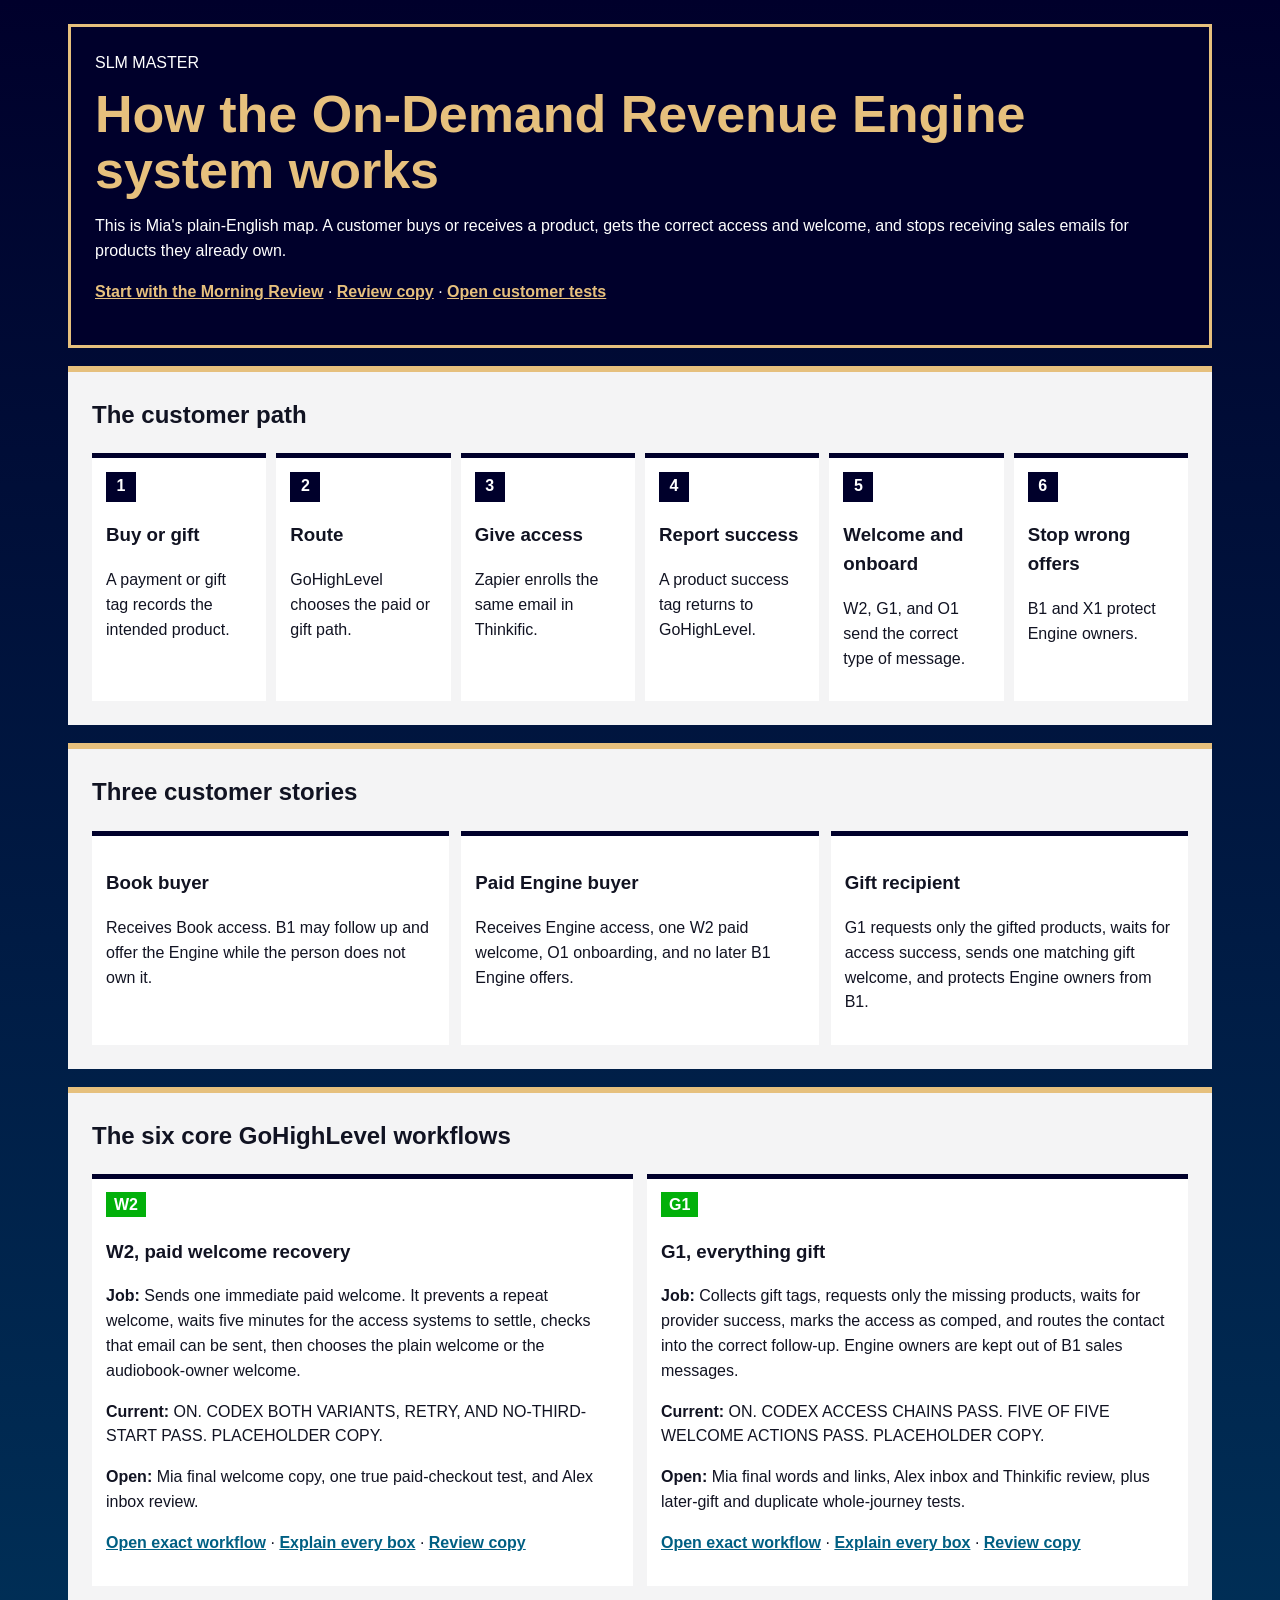
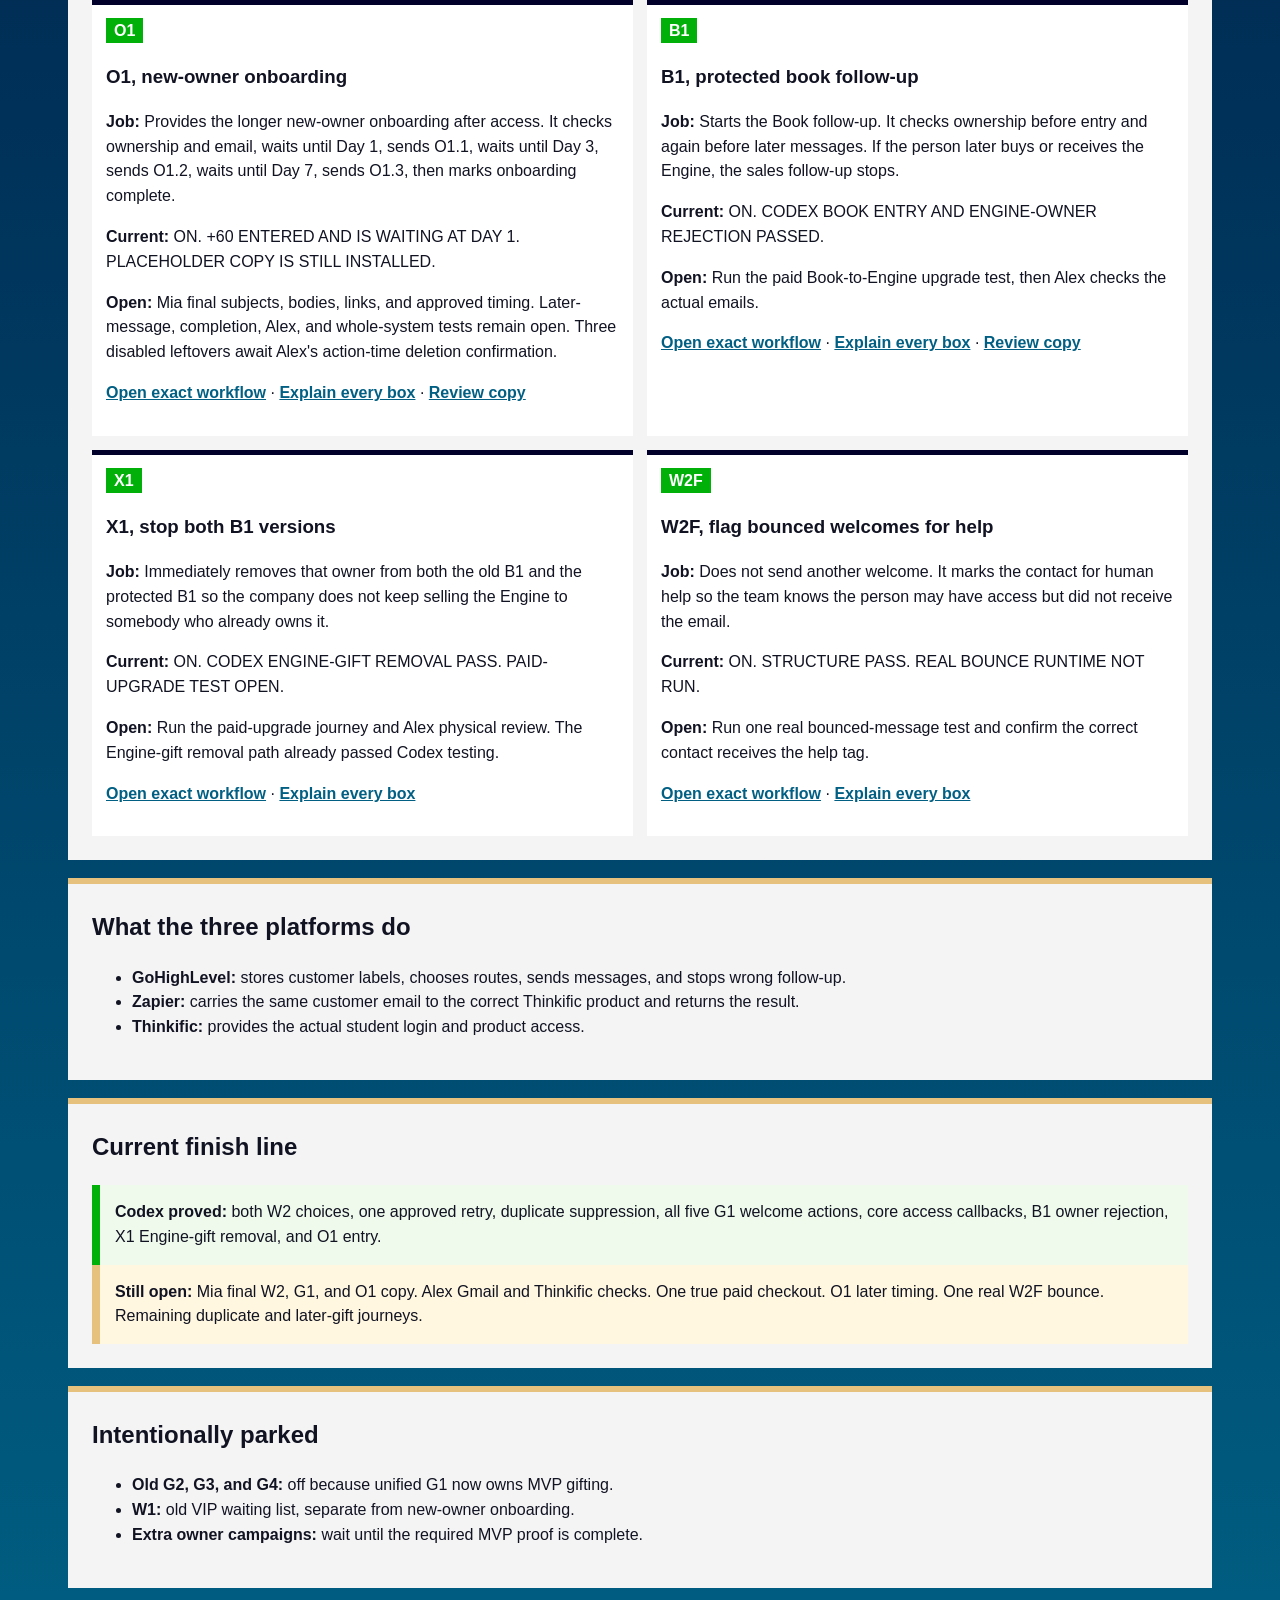
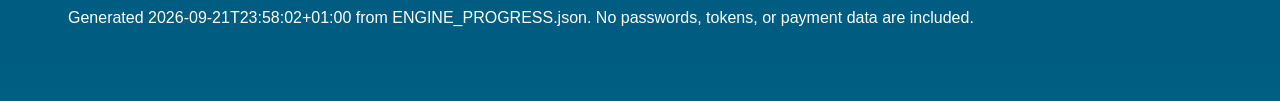
<file: system.html>
<!doctype html><html lang="en"><head><meta charset="utf-8"><meta name="viewport" content="width=device-width,initial-scale=1"><title>SLM MASTER | Mia System Map</title><style>:root{--navy:#00002B;--green:#02B00A;--gold:#E6C07D;--paper:#f4f4f5;--ink:#111322}*{box-sizing:border-box}body{margin:0;background:linear-gradient(#00002B,#005f83);font:16px/1.55 Arial,sans-serif;color:var(--ink)}main{max-width:1180px;margin:auto;padding:24px 18px 70px}header,.panel{background:var(--paper);padding:24px;margin-bottom:18px;border-top:6px solid var(--gold)}header{background:var(--navy);color:#fff;border:3px solid var(--gold)}h1{color:var(--gold);font-size:clamp(30px,5vw,52px);line-height:1.08;margin:10px 0}h2{margin-top:0}a{font-weight:900;color:#005f83}header a{color:var(--gold)}.flow{display:grid;grid-template-columns:repeat(6,1fr);gap:10px}.flow article,.workflows article,.story{background:#fff;border-top:5px solid var(--navy);padding:14px}.flow b{display:grid;place-items:center;width:30px;height:30px;background:var(--navy);color:#fff}.workflows{display:grid;grid-template-columns:1fr 1fr;gap:14px}.workflows article>span{background:var(--green);color:#fff;padding:4px 8px;font-weight:900}.stories{display:grid;grid-template-columns:repeat(3,1fr);gap:12px}.good{border-left:8px solid var(--green);padding:15px;background:#effaec}.open{border-left:8px solid var(--gold);padding:15px;background:#fff7df}@media(max-width:800px){.flow{grid-template-columns:1fr 1fr 1fr}.workflows,.stories{grid-template-columns:1fr}}@media(max-width:520px){.flow{grid-template-columns:1fr}}</style></head><body><main><header><div>SLM MASTER</div><h1>How the On-Demand Revenue Engine system works</h1><p>This is Mia's plain-English map. A customer buys or receives a product, gets the correct access and welcome, and stops receiving sales emails for products they already own.</p><p><a href="morning-review.html">Start with the Morning Review</a> · <a href="copy-center.html">Review copy</a> · <a href="test-real.html">Open customer tests</a></p></header>
<section class="panel"><h2>The customer path</h2><div class="flow"><article><b>1</b><h3>Buy or gift</h3><p>A payment or gift tag records the intended product.</p></article><article><b>2</b><h3>Route</h3><p>GoHighLevel chooses the paid or gift path.</p></article><article><b>3</b><h3>Give access</h3><p>Zapier enrolls the same email in Thinkific.</p></article><article><b>4</b><h3>Report success</h3><p>A product success tag returns to GoHighLevel.</p></article><article><b>5</b><h3>Welcome and onboard</h3><p>W2, G1, and O1 send the correct type of message.</p></article><article><b>6</b><h3>Stop wrong offers</h3><p>B1 and X1 protect Engine owners.</p></article></div></section>
<section class="panel"><h2>Three customer stories</h2><div class="stories"><article class="story"><h3>Book buyer</h3><p>Receives Book access. B1 may follow up and offer the Engine while the person does not own it.</p></article><article class="story"><h3>Paid Engine buyer</h3><p>Receives Engine access, one W2 paid welcome, O1 onboarding, and no later B1 Engine offers.</p></article><article class="story"><h3>Gift recipient</h3><p>G1 requests only the gifted products, waits for access success, sends one matching gift welcome, and protects Engine owners from B1.</p></article></div></section>
<section class="panel"><h2>The six core GoHighLevel workflows</h2><div class="workflows"><article><span>W2</span><h3>W2, paid welcome recovery</h3><p><strong>Job:</strong> Sends one immediate paid welcome. It prevents a repeat welcome, waits five minutes for the access systems to settle, checks that email can be sent, then chooses the plain welcome or the audiobook-owner welcome.</p><p><strong>Current:</strong> ON. CODEX BOTH VARIANTS, RETRY, AND NO-THIRD-START PASS. PLACEHOLDER COPY.</p><p><strong>Open:</strong> Mia final welcome copy, one true paid-checkout test, and Alex inbox review.</p><p><a href="https://app.gohighlevel.com/v2/location/PD3fQBJGWmfpGiwQnwnW/automation/workflow/c55cd1d8-0026-4bdc-978e-f8a59bf90649" target="_blank" rel="noopener">Open exact workflow</a> · <a href="workflow-guide.html#workflow-w2">Explain every box</a> · <a href="copy-center.html#copy-w2">Review copy</a></p></article><article><span>G1</span><h3>G1, everything gift</h3><p><strong>Job:</strong> Collects gift tags, requests only the missing products, waits for provider success, marks the access as comped, and routes the contact into the correct follow-up. Engine owners are kept out of B1 sales messages.</p><p><strong>Current:</strong> ON. CODEX ACCESS CHAINS PASS. FIVE OF FIVE WELCOME ACTIONS PASS. PLACEHOLDER COPY.</p><p><strong>Open:</strong> Mia final words and links, Alex inbox and Thinkific review, plus later-gift and duplicate whole-journey tests.</p><p><a href="https://app.gohighlevel.com/v2/location/PD3fQBJGWmfpGiwQnwnW/automation/workflow/691a7468-bf72-4fce-85e7-df47cde36b01/advanced-canvas" target="_blank" rel="noopener">Open exact workflow</a> · <a href="workflow-guide.html#workflow-g1">Explain every box</a> · <a href="copy-center.html#copy-g1">Review copy</a></p></article><article><span>O1</span><h3>O1, new-owner onboarding</h3><p><strong>Job:</strong> Provides the longer new-owner onboarding after access. It checks ownership and email, waits until Day 1, sends O1.1, waits until Day 3, sends O1.2, waits until Day 7, sends O1.3, then marks onboarding complete.</p><p><strong>Current:</strong> ON. +60 ENTERED AND IS WAITING AT DAY 1. PLACEHOLDER COPY IS STILL INSTALLED.</p><p><strong>Open:</strong> Mia final subjects, bodies, links, and approved timing. Later-message, completion, Alex, and whole-system tests remain open. Three disabled leftovers await Alex&#x27;s action-time deletion confirmation.</p><p><a href="https://app.gohighlevel.com/v2/location/PD3fQBJGWmfpGiwQnwnW/automation/workflow/b4caee4a-b42f-492e-918a-192f026ebeb4" target="_blank" rel="noopener">Open exact workflow</a> · <a href="workflow-guide.html#workflow-o1">Explain every box</a> · <a href="copy-center.html#copy-o1">Review copy</a></p></article><article><span>B1</span><h3>B1, protected book follow-up</h3><p><strong>Job:</strong> Starts the Book follow-up. It checks ownership before entry and again before later messages. If the person later buys or receives the Engine, the sales follow-up stops.</p><p><strong>Current:</strong> ON. CODEX BOOK ENTRY AND ENGINE-OWNER REJECTION PASSED.</p><p><strong>Open:</strong> Run the paid Book-to-Engine upgrade test, then Alex checks the actual emails.</p><p><a href="https://app.gohighlevel.com/v2/location/PD3fQBJGWmfpGiwQnwnW/automation/workflow/1f3cf55a-27dc-4ef2-822a-fdc62e90f11c" target="_blank" rel="noopener">Open exact workflow</a> · <a href="workflow-guide.html#workflow-b1">Explain every box</a> · <a href="copy-center.html#copy-b1">Review copy</a></p></article><article><span>X1</span><h3>X1, stop both B1 versions</h3><p><strong>Job:</strong> Immediately removes that owner from both the old B1 and the protected B1 so the company does not keep selling the Engine to somebody who already owns it.</p><p><strong>Current:</strong> ON. CODEX ENGINE-GIFT REMOVAL PASS. PAID-UPGRADE TEST OPEN.</p><p><strong>Open:</strong> Run the paid-upgrade journey and Alex physical review. The Engine-gift removal path already passed Codex testing.</p><p><a href="https://app.gohighlevel.com/v2/location/PD3fQBJGWmfpGiwQnwnW/automation/workflow/9f410adb-299e-4ba2-882c-ebcfe7b6973a" target="_blank" rel="noopener">Open exact workflow</a> · <a href="workflow-guide.html#workflow-x1">Explain every box</a></p></article><article><span>W2F</span><h3>W2F, flag bounced welcomes for help</h3><p><strong>Job:</strong> Does not send another welcome. It marks the contact for human help so the team knows the person may have access but did not receive the email.</p><p><strong>Current:</strong> ON. STRUCTURE PASS. REAL BOUNCE RUNTIME NOT RUN.</p><p><strong>Open:</strong> Run one real bounced-message test and confirm the correct contact receives the help tag.</p><p><a href="https://app.gohighlevel.com/v2/location/PD3fQBJGWmfpGiwQnwnW/automation/workflow/d1e26e82-aa9a-4028-ac7a-90ffd7fd3ef4" target="_blank" rel="noopener">Open exact workflow</a> · <a href="workflow-guide.html#workflow-w2f">Explain every box</a></p></article></div></section>
<section class="panel"><h2>What the three platforms do</h2><ul><li><strong>GoHighLevel:</strong> stores customer labels, chooses routes, sends messages, and stops wrong follow-up.</li><li><strong>Zapier:</strong> carries the same customer email to the correct Thinkific product and returns the result.</li><li><strong>Thinkific:</strong> provides the actual student login and product access.</li></ul></section>
<section class="panel"><h2>Current finish line</h2><div class="good"><strong>Codex proved:</strong> both W2 choices, one approved retry, duplicate suppression, all five G1 welcome actions, core access callbacks, B1 owner rejection, X1 Engine-gift removal, and O1 entry.</div><div class="open"><strong>Still open:</strong> Mia final W2, G1, and O1 copy. Alex Gmail and Thinkific checks. One true paid checkout. O1 later timing. One real W2F bounce. Remaining duplicate and later-gift journeys.</div></section>
<section class="panel"><h2>Intentionally parked</h2><ul><li><strong>Old G2, G3, and G4:</strong> off because unified G1 now owns MVP gifting.</li><li><strong>W1:</strong> old VIP waiting list, separate from new-owner onboarding.</li><li><strong>Extra owner campaigns:</strong> wait until the required MVP proof is complete.</li></ul></section>
<footer style="color:#fff">Generated 2026-09-21T23:58:02+01:00 from ENGINE_PROGRESS.json. No passwords, tokens, or payment data are included.</footer></main></body></html>
</file>
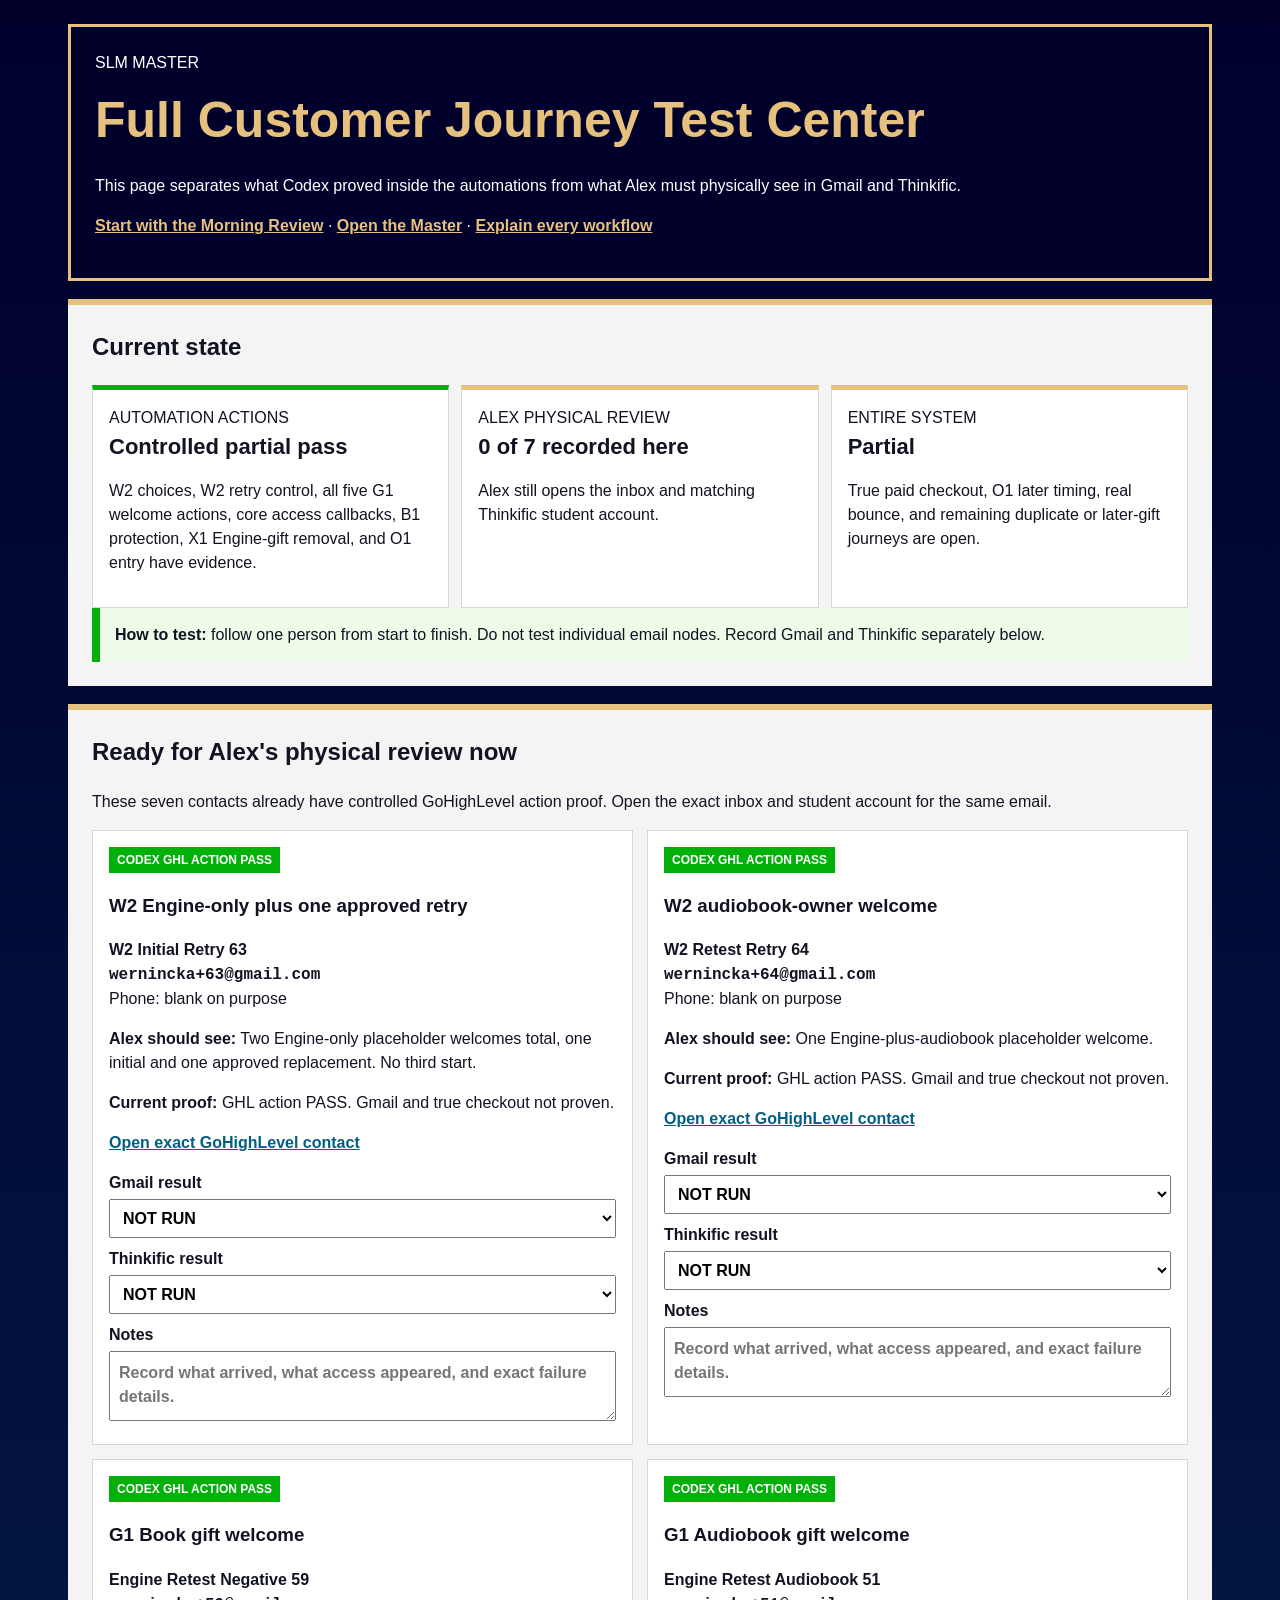
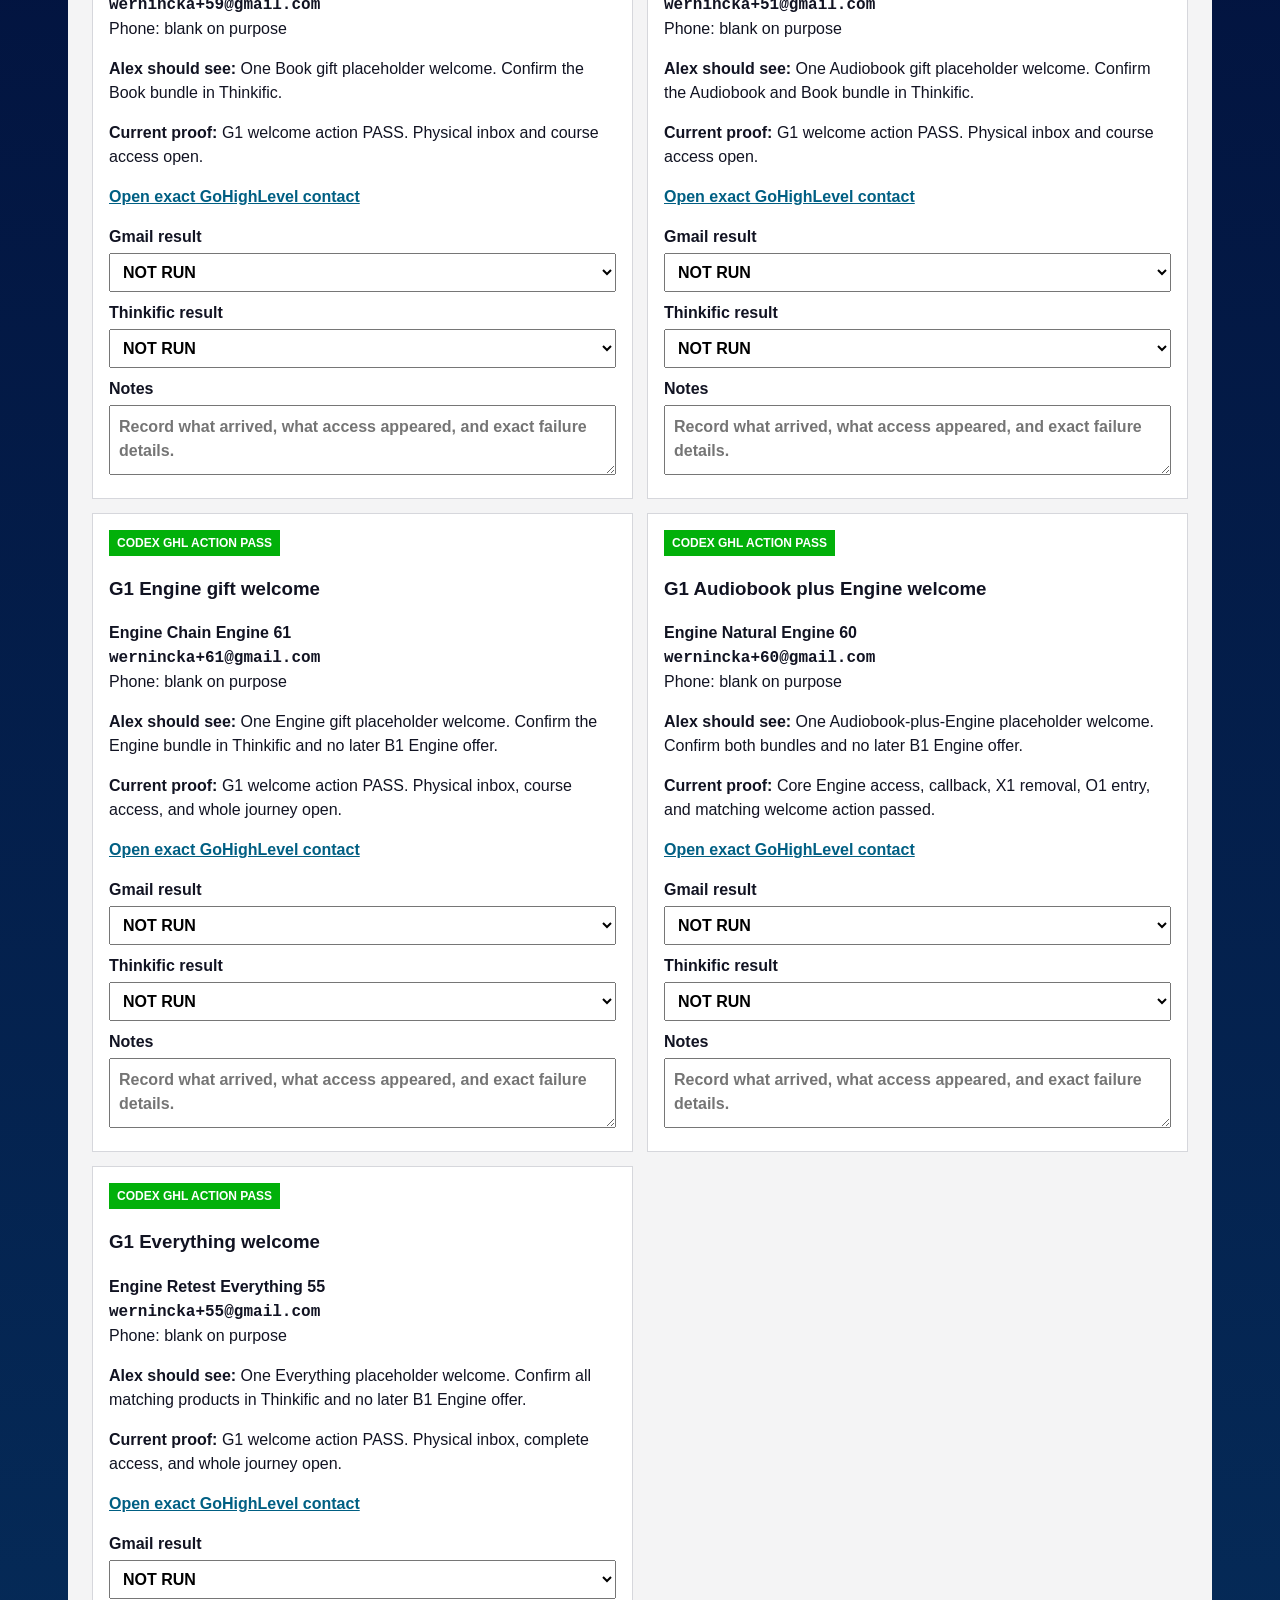
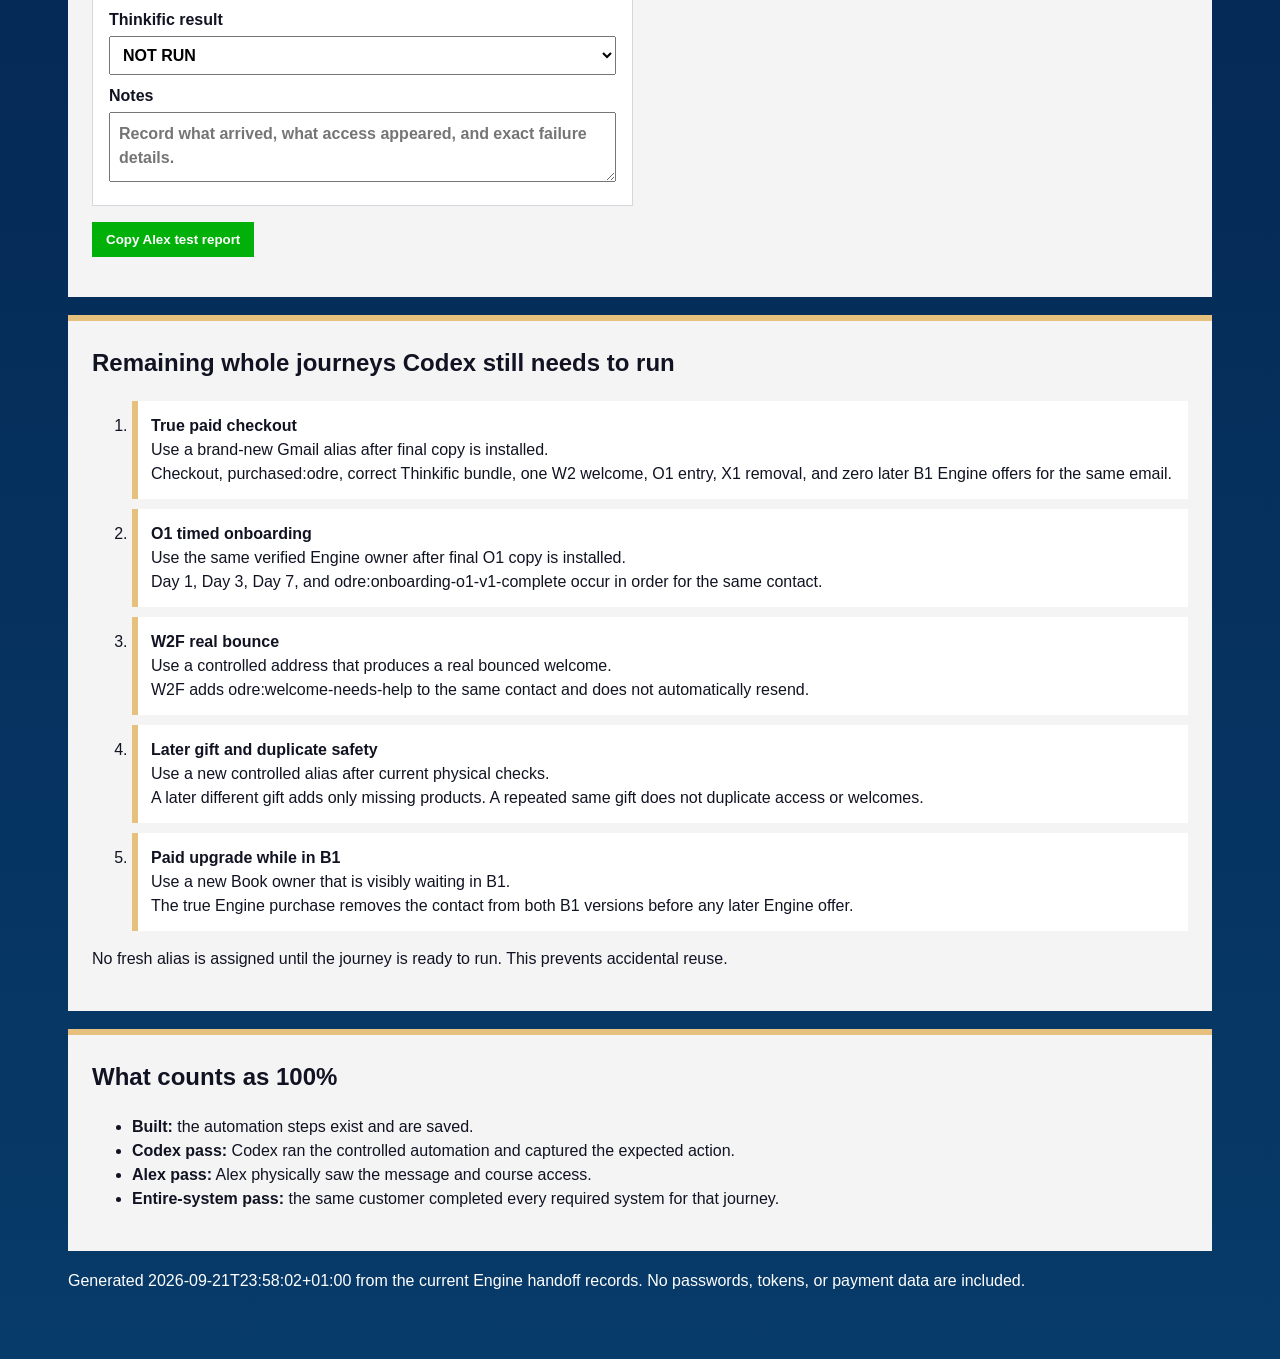
<file: test-real.html>
<!doctype html><html lang="en"><head><meta charset="utf-8"><meta name="viewport" content="width=device-width,initial-scale=1"><title>SLM MASTER | Full Customer Test Center</title><style>
:root{--navy:#00002B;--green:#02B00A;--gold:#E6C07D;--paper:#f4f4f5;--ink:#111322;--muted:#5e6270;--red:#9f1d31}*{box-sizing:border-box}body{margin:0;background:linear-gradient(#00002B,#073b69);color:var(--ink);font:16px/1.5 Arial,sans-serif}main{max-width:1180px;margin:auto;padding:24px 18px 70px}header,.panel{background:var(--paper);border-top:6px solid var(--gold);padding:24px;margin-bottom:18px}header{background:var(--navy);color:#fff;border:3px solid var(--gold)}h1,h2,h3,.flag,button{font-family:Arial,sans-serif}h1{color:var(--gold);font-size:clamp(30px,5vw,50px);margin:8px 0}h2{margin-top:0}a{color:#005f83;font-weight:800}header a{color:var(--gold)}.status{display:grid;grid-template-columns:repeat(3,1fr);gap:12px}.status article,.card{background:#fff;border:1px solid #d6d7dc;padding:16px}.status article:first-child{border-top:5px solid var(--green)}.status article:nth-child(2),.status article:nth-child(3){border-top:5px solid var(--gold)}.status strong{display:block;font-size:22px}.cards{display:grid;grid-template-columns:1fr 1fr;gap:14px}.flag{display:inline-block;background:var(--green);color:#fff;padding:4px 8px;font-size:12px;font-weight:900}code{font-weight:900}.checks{display:grid;gap:9px}label{font-weight:800}select,textarea{width:100%;padding:9px;margin-top:4px;font:inherit}textarea{min-height:70px}.steps li{background:#fff;border-left:6px solid var(--gold);padding:13px;margin:10px 0}button,.button{display:inline-block;background:var(--green);color:#fff;border:0;padding:10px 14px;text-decoration:none;font-weight:900;cursor:pointer}.callout{background:#eefbe9;border-left:8px solid var(--green);padding:15px}footer{color:#fff}@media(max-width:760px){.status,.cards{grid-template-columns:1fr}}
</style></head><body><main><header><div>SLM MASTER</div><h1>Full Customer Journey Test Center</h1><p>This page separates what Codex proved inside the automations from what Alex must physically see in Gmail and Thinkific.</p><p><a href="morning-review.html">Start with the Morning Review</a> · <a href="index.html">Open the Master</a> · <a href="workflow-guide.html">Explain every workflow</a></p></header>
<section class="panel"><h2>Current state</h2><div class="status"><article><span>AUTOMATION ACTIONS</span><strong>Controlled partial pass</strong><p>W2 choices, W2 retry control, all five G1 welcome actions, core access callbacks, B1 protection, X1 Engine-gift removal, and O1 entry have evidence.</p></article><article><span>ALEX PHYSICAL REVIEW</span><strong>0 of 7 recorded here</strong><p>Alex still opens the inbox and matching Thinkific student account.</p></article><article><span>ENTIRE SYSTEM</span><strong>Partial</strong><p>True paid checkout, O1 later timing, real bounce, and remaining duplicate or later-gift journeys are open.</p></article></div><div class="callout"><strong>How to test:</strong> follow one person from start to finish. Do not test individual email nodes. Record Gmail and Thinkific separately below.</div></section>
<section class="panel"><h2>Ready for Alex's physical review now</h2><p>These seven contacts already have controlled GoHighLevel action proof. Open the exact inbox and student account for the same email.</p><div class="cards"><article class="card" data-test="wernincka+63@gmail.com"><span class="flag">CODEX GHL ACTION PASS</span><h3>W2 Engine-only plus one approved retry</h3><p><strong>W2 Initial Retry 63</strong><br><code>wernincka+63@gmail.com</code><br>Phone: blank on purpose</p><p><strong>Alex should see:</strong> Two Engine-only placeholder welcomes total, one initial and one approved replacement. No third start.</p><p><strong>Current proof:</strong> GHL action PASS. Gmail and true checkout not proven.</p><p><a href="https://app.gohighlevel.com/v2/location/PD3fQBJGWmfpGiwQnwnW/contacts/detail/doc1EPALG7sv7Cncq9IN" target="_blank" rel="noopener">Open exact GoHighLevel contact</a></p><div class="checks"><label>Gmail result<select data-field="gmail"><option>NOT RUN</option><option>PASS</option><option>FAIL</option></select></label><label>Thinkific result<select data-field="thinkific"><option>NOT RUN</option><option>PASS</option><option>FAIL</option><option>NOT APPLICABLE</option></select></label><label>Notes<textarea data-field="notes" placeholder="Record what arrived, what access appeared, and exact failure details."></textarea></label></div></article><article class="card" data-test="wernincka+64@gmail.com"><span class="flag">CODEX GHL ACTION PASS</span><h3>W2 audiobook-owner welcome</h3><p><strong>W2 Retest Retry 64</strong><br><code>wernincka+64@gmail.com</code><br>Phone: blank on purpose</p><p><strong>Alex should see:</strong> One Engine-plus-audiobook placeholder welcome.</p><p><strong>Current proof:</strong> GHL action PASS. Gmail and true checkout not proven.</p><p><a href="https://app.gohighlevel.com/v2/location/PD3fQBJGWmfpGiwQnwnW/contacts/detail/lsyHbmkfjmqzDHNs8Rse" target="_blank" rel="noopener">Open exact GoHighLevel contact</a></p><div class="checks"><label>Gmail result<select data-field="gmail"><option>NOT RUN</option><option>PASS</option><option>FAIL</option></select></label><label>Thinkific result<select data-field="thinkific"><option>NOT RUN</option><option>PASS</option><option>FAIL</option><option>NOT APPLICABLE</option></select></label><label>Notes<textarea data-field="notes" placeholder="Record what arrived, what access appeared, and exact failure details."></textarea></label></div></article><article class="card" data-test="wernincka+59@gmail.com"><span class="flag">CODEX GHL ACTION PASS</span><h3>G1 Book gift welcome</h3><p><strong>Engine Retest Negative 59</strong><br><code>wernincka+59@gmail.com</code><br>Phone: blank on purpose</p><p><strong>Alex should see:</strong> One Book gift placeholder welcome. Confirm the Book bundle in Thinkific.</p><p><strong>Current proof:</strong> G1 welcome action PASS. Physical inbox and course access open.</p><p><a href="https://app.gohighlevel.com/v2/location/PD3fQBJGWmfpGiwQnwnW/contacts/detail/jFzXWmScR4wwoCarpe2W" target="_blank" rel="noopener">Open exact GoHighLevel contact</a></p><div class="checks"><label>Gmail result<select data-field="gmail"><option>NOT RUN</option><option>PASS</option><option>FAIL</option></select></label><label>Thinkific result<select data-field="thinkific"><option>NOT RUN</option><option>PASS</option><option>FAIL</option><option>NOT APPLICABLE</option></select></label><label>Notes<textarea data-field="notes" placeholder="Record what arrived, what access appeared, and exact failure details."></textarea></label></div></article><article class="card" data-test="wernincka+51@gmail.com"><span class="flag">CODEX GHL ACTION PASS</span><h3>G1 Audiobook gift welcome</h3><p><strong>Engine Retest Audiobook 51</strong><br><code>wernincka+51@gmail.com</code><br>Phone: blank on purpose</p><p><strong>Alex should see:</strong> One Audiobook gift placeholder welcome. Confirm the Audiobook and Book bundle in Thinkific.</p><p><strong>Current proof:</strong> G1 welcome action PASS. Physical inbox and course access open.</p><p><a href="https://app.gohighlevel.com/v2/location/PD3fQBJGWmfpGiwQnwnW/contacts/detail/Pn9QQVprQ7VsZOVVNYIZ" target="_blank" rel="noopener">Open exact GoHighLevel contact</a></p><div class="checks"><label>Gmail result<select data-field="gmail"><option>NOT RUN</option><option>PASS</option><option>FAIL</option></select></label><label>Thinkific result<select data-field="thinkific"><option>NOT RUN</option><option>PASS</option><option>FAIL</option><option>NOT APPLICABLE</option></select></label><label>Notes<textarea data-field="notes" placeholder="Record what arrived, what access appeared, and exact failure details."></textarea></label></div></article><article class="card" data-test="wernincka+61@gmail.com"><span class="flag">CODEX GHL ACTION PASS</span><h3>G1 Engine gift welcome</h3><p><strong>Engine Chain Engine 61</strong><br><code>wernincka+61@gmail.com</code><br>Phone: blank on purpose</p><p><strong>Alex should see:</strong> One Engine gift placeholder welcome. Confirm the Engine bundle in Thinkific and no later B1 Engine offer.</p><p><strong>Current proof:</strong> G1 welcome action PASS. Physical inbox, course access, and whole journey open.</p><p><a href="https://app.gohighlevel.com/v2/location/PD3fQBJGWmfpGiwQnwnW/contacts/detail/K6TYDEbQzcQOPefoayQq" target="_blank" rel="noopener">Open exact GoHighLevel contact</a></p><div class="checks"><label>Gmail result<select data-field="gmail"><option>NOT RUN</option><option>PASS</option><option>FAIL</option></select></label><label>Thinkific result<select data-field="thinkific"><option>NOT RUN</option><option>PASS</option><option>FAIL</option><option>NOT APPLICABLE</option></select></label><label>Notes<textarea data-field="notes" placeholder="Record what arrived, what access appeared, and exact failure details."></textarea></label></div></article><article class="card" data-test="wernincka+60@gmail.com"><span class="flag">CODEX GHL ACTION PASS</span><h3>G1 Audiobook plus Engine welcome</h3><p><strong>Engine Natural Engine 60</strong><br><code>wernincka+60@gmail.com</code><br>Phone: blank on purpose</p><p><strong>Alex should see:</strong> One Audiobook-plus-Engine placeholder welcome. Confirm both bundles and no later B1 Engine offer.</p><p><strong>Current proof:</strong> Core Engine access, callback, X1 removal, O1 entry, and matching welcome action passed.</p><p><a href="https://app.gohighlevel.com/v2/location/PD3fQBJGWmfpGiwQnwnW/contacts/detail/xEb0x43VL78YyHV1eTCr" target="_blank" rel="noopener">Open exact GoHighLevel contact</a></p><div class="checks"><label>Gmail result<select data-field="gmail"><option>NOT RUN</option><option>PASS</option><option>FAIL</option></select></label><label>Thinkific result<select data-field="thinkific"><option>NOT RUN</option><option>PASS</option><option>FAIL</option><option>NOT APPLICABLE</option></select></label><label>Notes<textarea data-field="notes" placeholder="Record what arrived, what access appeared, and exact failure details."></textarea></label></div></article><article class="card" data-test="wernincka+55@gmail.com"><span class="flag">CODEX GHL ACTION PASS</span><h3>G1 Everything welcome</h3><p><strong>Engine Retest Everything 55</strong><br><code>wernincka+55@gmail.com</code><br>Phone: blank on purpose</p><p><strong>Alex should see:</strong> One Everything placeholder welcome. Confirm all matching products in Thinkific and no later B1 Engine offer.</p><p><strong>Current proof:</strong> G1 welcome action PASS. Physical inbox, complete access, and whole journey open.</p><p><a href="https://app.gohighlevel.com/v2/location/PD3fQBJGWmfpGiwQnwnW/contacts/detail/C3eoSYxiWJOE0dfQPi4R" target="_blank" rel="noopener">Open exact GoHighLevel contact</a></p><div class="checks"><label>Gmail result<select data-field="gmail"><option>NOT RUN</option><option>PASS</option><option>FAIL</option></select></label><label>Thinkific result<select data-field="thinkific"><option>NOT RUN</option><option>PASS</option><option>FAIL</option><option>NOT APPLICABLE</option></select></label><label>Notes<textarea data-field="notes" placeholder="Record what arrived, what access appeared, and exact failure details."></textarea></label></div></article></div><p><button id="copy">Copy Alex test report</button> <span id="copied"></span></p></section>
<section class="panel"><h2>Remaining whole journeys Codex still needs to run</h2><ol class="steps"><li><strong>True paid checkout</strong><br>Use a brand-new Gmail alias after final copy is installed.<br><span>Checkout, purchased:odre, correct Thinkific bundle, one W2 welcome, O1 entry, X1 removal, and zero later B1 Engine offers for the same email.</span></li><li><strong>O1 timed onboarding</strong><br>Use the same verified Engine owner after final O1 copy is installed.<br><span>Day 1, Day 3, Day 7, and odre:onboarding-o1-v1-complete occur in order for the same contact.</span></li><li><strong>W2F real bounce</strong><br>Use a controlled address that produces a real bounced welcome.<br><span>W2F adds odre:welcome-needs-help to the same contact and does not automatically resend.</span></li><li><strong>Later gift and duplicate safety</strong><br>Use a new controlled alias after current physical checks.<br><span>A later different gift adds only missing products. A repeated same gift does not duplicate access or welcomes.</span></li><li><strong>Paid upgrade while in B1</strong><br>Use a new Book owner that is visibly waiting in B1.<br><span>The true Engine purchase removes the contact from both B1 versions before any later Engine offer.</span></li></ol><p>No fresh alias is assigned until the journey is ready to run. This prevents accidental reuse.</p></section>
<section class="panel"><h2>What counts as 100%</h2><ul><li><strong>Built:</strong> the automation steps exist and are saved.</li><li><strong>Codex pass:</strong> Codex ran the controlled automation and captured the expected action.</li><li><strong>Alex pass:</strong> Alex physically saw the message and course access.</li><li><strong>Entire-system pass:</strong> the same customer completed every required system for that journey.</li></ul></section>
<footer>Generated 2026-09-21T23:58:02+01:00 from the current Engine handoff records. No passwords, tokens, or payment data are included.</footer></main><script>
const KEY='slm-odre-alex-physical-v2';const saved=JSON.parse(localStorage.getItem(KEY)||'{}');document.querySelectorAll('[data-test]').forEach(card=>{const id=card.dataset.test;card.querySelectorAll('[data-field]').forEach(el=>{if(saved[id]?.[el.dataset.field])el.value=saved[id][el.dataset.field];el.addEventListener('change',()=>{saved[id]=saved[id]||{};saved[id][el.dataset.field]=el.value;localStorage.setItem(KEY,JSON.stringify(saved));});});});document.getElementById('copy').addEventListener('click',async()=>{await navigator.clipboard.writeText(JSON.stringify({generated_at:new Date().toISOString(),results:saved},null,2));document.getElementById('copied').textContent='Copied.';});
</script></body></html>
</file>
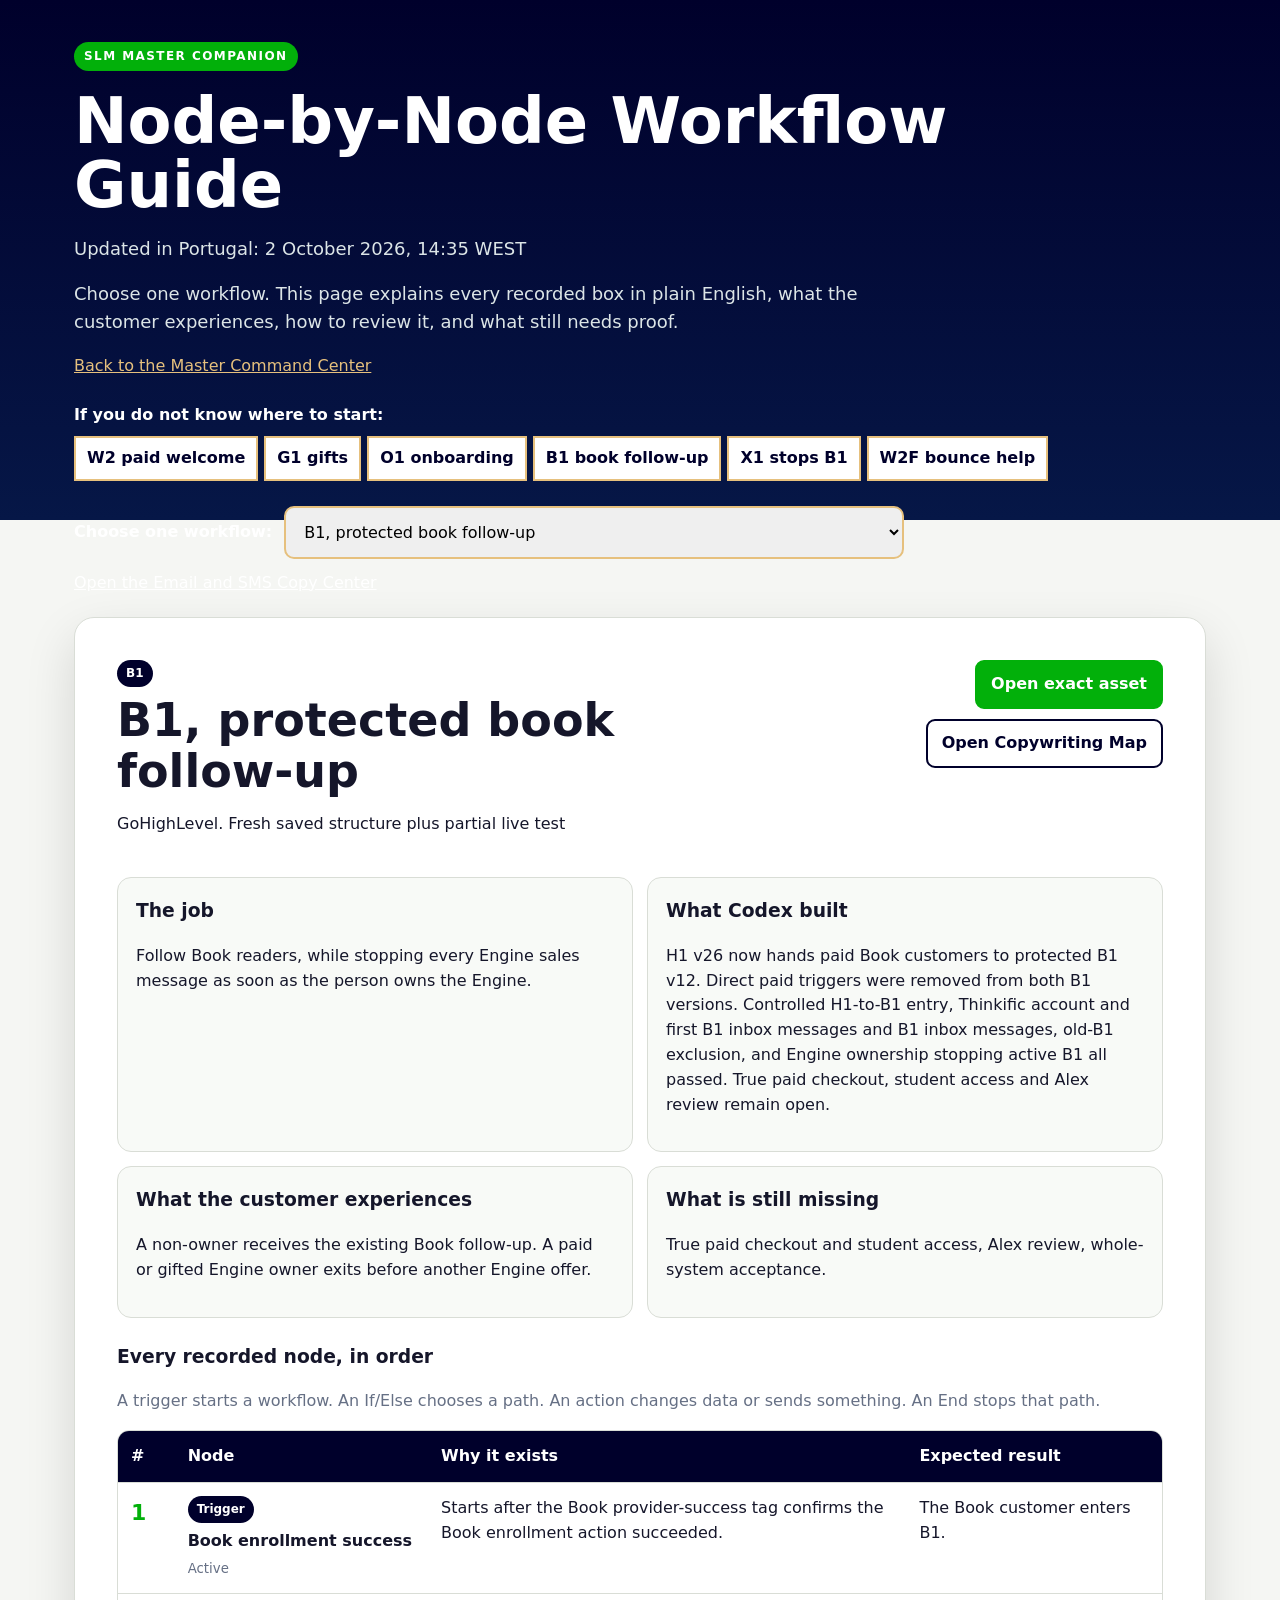
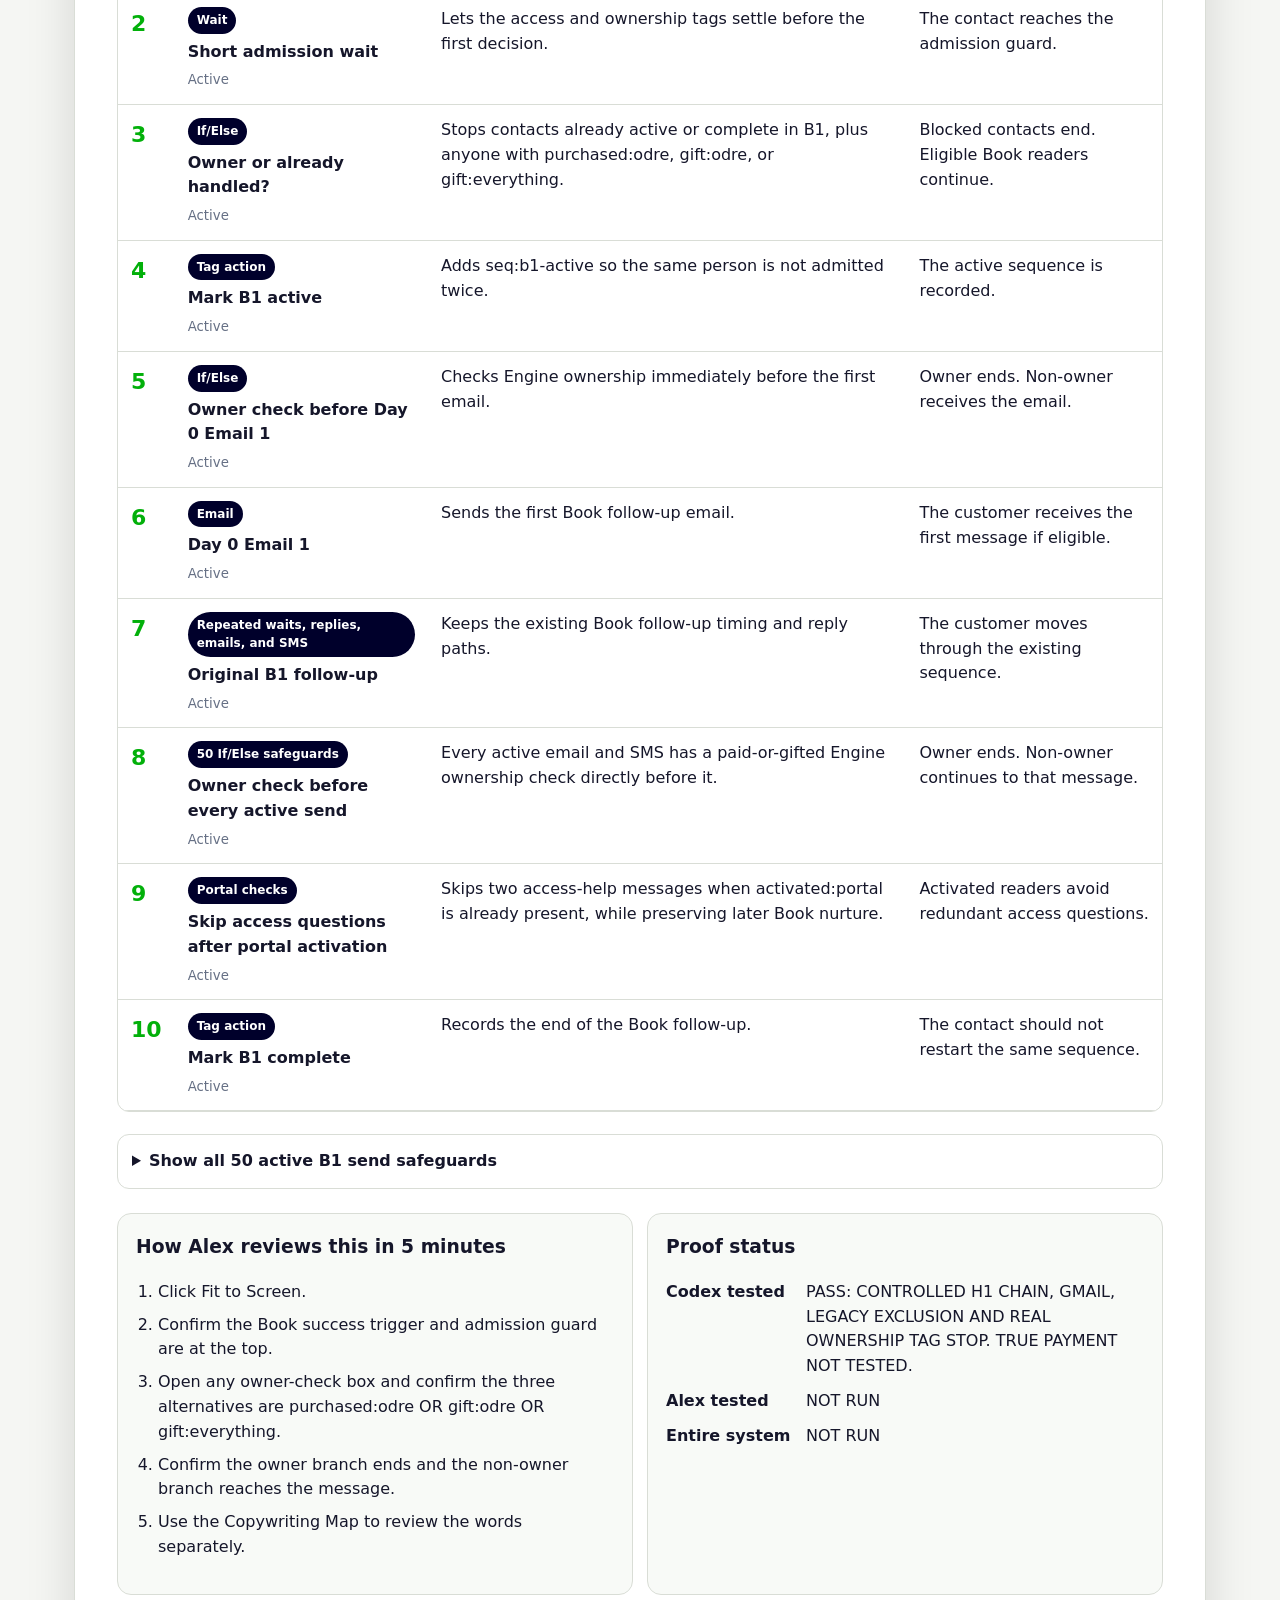
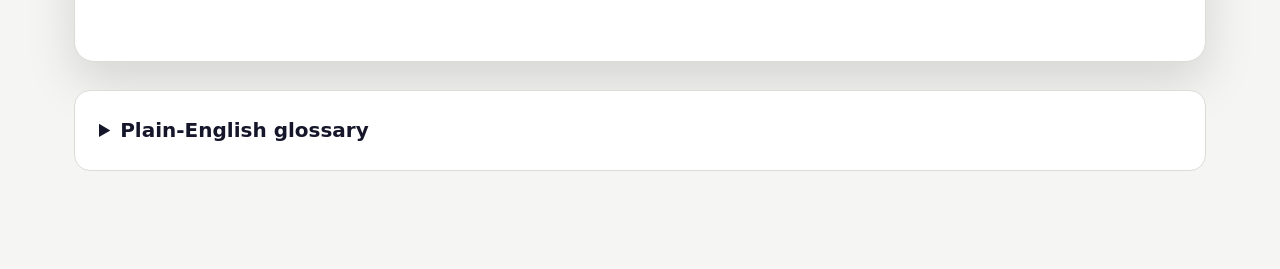
<file: workflow-guide.html>
<!doctype html><html lang="en"><head><meta charset="utf-8"><meta name="viewport" content="width=device-width,initial-scale=1"><title>SLM Node-by-Node Workflow Guide</title><style>
:root{--navy:#00002b;--blue:#061747;--green:#02b00a;--gold:#e6c07d;--paper:#f5f6f3;--ink:#15162a;--muted:#667085;--line:#d9ddd6;--red:#a51d2d}*{box-sizing:border-box}html{scroll-behavior:smooth}body{margin:0;background:linear-gradient(180deg,var(--navy),var(--blue) 520px,var(--paper) 520px);color:var(--ink);font:16px/1.55 system-ui,-apple-system,sans-serif}header{max-width:1180px;margin:auto;padding:42px 24px 24px;color:white}header .flag{display:inline-block;background:var(--green);padding:5px 10px;border-radius:999px;font-weight:900;letter-spacing:.12em;font-size:12px}header h1{font-size:clamp(32px,6vw,64px);line-height:1;margin:18px 0 14px;max-width:900px}header p{max-width:850px;color:#dce5e7;font-size:18px}header a{color:var(--gold)}.quick{max-width:1180px;margin:0 auto 18px;padding:0 24px;color:white}.quick strong{display:block;margin-bottom:8px}.quick a{display:inline-block;background:white;color:var(--navy);padding:8px 11px;margin:0 6px 7px 0;font-weight:900;text-decoration:none;border:2px solid var(--gold)}.chooser{max-width:1180px;margin:0 auto 22px;padding:0 24px;display:flex;gap:12px;align-items:center;flex-wrap:wrap}.chooser label{color:white;font-weight:800}.chooser select{min-width:min(620px,100%);padding:14px;border-radius:10px;border:2px solid var(--gold);font:inherit}.chooser a{color:white}main{max-width:1180px;margin:auto;padding:0 24px 70px}.workflow{background:white;border:1px solid var(--line);border-radius:20px;padding:clamp(20px,4vw,42px);box-shadow:0 20px 50px #0002}.title-row{display:flex;justify-content:space-between;gap:24px;align-items:flex-start}.title-row h2{font-size:clamp(28px,4vw,46px);line-height:1.1;margin:8px 0}.code,.kind{display:inline-block;background:var(--navy);color:white;border-radius:999px;padding:4px 9px;font-weight:800;font-size:12px}.links{display:flex;gap:10px;flex-wrap:wrap;justify-content:flex-end}.links a,.primary{display:inline-block;padding:10px 14px;border-radius:9px;border:2px solid var(--navy);color:var(--navy);font-weight:800;text-decoration:none}.links .primary{background:var(--green);border-color:var(--green);color:white}.explain-grid,.review-grid{display:grid;grid-template-columns:repeat(2,minmax(0,1fr));gap:14px;margin:24px 0}.explain-grid article,.review-grid article{padding:18px;border:1px solid var(--line);border-radius:14px;background:#f8faf7}.explain-grid h3,.review-grid h3{margin-top:0}.table-wrap{overflow:auto;border:1px solid var(--line);border-radius:12px}table{border-collapse:collapse;width:100%;min-width:800px}th,td{padding:13px;text-align:left;vertical-align:top;border-bottom:1px solid var(--line)}th{background:var(--navy);color:white;position:sticky;top:0}td.num{font-size:22px;font-weight:900;color:var(--green)}td strong{display:block;margin:6px 0}td small{display:block;color:var(--muted)}details{margin:22px 0;border:1px solid var(--line);border-radius:12px;padding:14px}summary{cursor:pointer;font-weight:900}ol{padding-left:22px}li{margin:8px 0}dl{display:grid;grid-template-columns:130px 1fr;gap:10px}dt{font-weight:900}dd{margin:0}.quiet{color:var(--muted)}.glossary{max-width:1180px;margin:28px auto;padding:24px;background:#fff;border-radius:16px}.glossary summary{font-size:20px}@media(max-width:760px){.title-row{display:block}.links{justify-content:flex-start}.explain-grid,.review-grid{grid-template-columns:1fr}.chooser{align-items:flex-start;flex-direction:column}header h1{font-size:38px}}@media print{body{background:white}.chooser,.quick,.links,header>a{display:none}.workflow{box-shadow:none;border:0;padding:0}header{color:black;padding:0}header p{color:black}}
</style></head><body>
<header><span class="flag">SLM MASTER COMPANION</span><h1>Node-by-Node Workflow Guide</h1><p>Updated in Portugal: 2 October 2026, 14:35 WEST</p><p>Choose one workflow. This page explains every recorded box in plain English, what the customer experiences, how to review it, and what still needs proof.</p><a href="index.html">Back to the Master Command Center</a></header>
<div class="quick"><strong>If you do not know where to start:</strong><a href="#workflow-w2">W2 paid welcome</a><a href="#workflow-g1">G1 gifts</a><a href="#workflow-o1">O1 onboarding</a><a href="#workflow-b1">B1 book follow-up</a><a href="#workflow-x1">X1 stops B1</a><a href="#workflow-w2f">W2F bounce help</a></div>
<div class="chooser"><label for="workflow-select">Choose one workflow:</label><select id="workflow-select"><option value="workflow-b1">B1, protected book follow-up</option><option value="workflow-w2">W2, paid welcome recovery</option><option value="workflow-o1">O1, new-owner onboarding</option><option value="workflow-w2f">W2F, flag bounced welcomes for help</option><option value="workflow-x1">X1, stop both B1 versions</option><option value="workflow-full_system">Entire customer journey</option><option value="workflow-h6">H6, purchase to enrollment</option><option value="workflow-h8">H8, one-click Engine offer route</option><option value="workflow-zapier">Zapier, give course access</option><option value="workflow-zap_book_result_draft">Zapier, protected Book enrollment receiver</option><option value="workflow-zap_audio_result_draft">Zapier, protected Audiobook enrollment receiver</option><option value="workflow-zap_engine_result_draft">Zapier, protected Engine enrollment receiver</option><option value="workflow-thinkific">Thinkific, real lesson access</option><option value="workflow-g2">G2, book gift</option><option value="workflow-g3">G3, Engine gift</option><option value="workflow-g4">G4, book and audiobook gift</option><option value="workflow-g1">G1, everything gift</option><option value="workflow-w1">W1, old VIP waiting list</option><option value="workflow-owner_care">Additional Engine owner emails</option><option value="workflow-t3">T3, portal sign-in</option><option value="workflow-ack_book">Book enrollment result helper</option><option value="workflow-ack_audio">Audiobook enrollment result helper</option><option value="workflow-ack_engine">Engine enrollment result helper</option><option value="workflow-af1">AF1, Partner application</option><option value="workflow-af2">AF2, Partner welcome and pipeline update</option><option value="workflow-af3">AF3, Partner onboarding call handoff</option><option value="workflow-s6">S6, Calculator completion to sales</option></select><a href="copy-center.html">Open the Email and SMS Copy Center</a></div>
<main><section class="workflow" id="workflow-b1" hidden>
<div class="title-row"><div><span class="code">B1</span><h2>B1, protected book follow-up</h2><p>GoHighLevel. Fresh saved structure plus partial live test</p></div><div class="links"><a class="primary" href="https://app.gohighlevel.com/v2/location/PD3fQBJGWmfpGiwQnwnW/automation/workflow/1f3cf55a-27dc-4ef2-822a-fdc62e90f11c" target="_blank" rel="noopener">Open exact asset</a><a href="copy-center.html#copy-b1">Open Copywriting Map</a></div></div>
<div class="explain-grid"><article><h3>The job</h3><p>Follow Book readers, while stopping every Engine sales message as soon as the person owns the Engine.</p></article><article><h3>What Codex built</h3><p>H1 v26 now hands paid Book customers to protected B1 v12. Direct paid triggers were removed from both B1 versions. Controlled H1-to-B1 entry, Thinkific account and first B1 inbox messages and B1 inbox messages, old-B1 exclusion, and Engine ownership stopping active B1 all passed. True paid checkout, student access and Alex review remain open.</p></article><article><h3>What the customer experiences</h3><p>A non-owner receives the existing Book follow-up. A paid or gifted Engine owner exits before another Engine offer.</p></article><article><h3>What is still missing</h3><p>True paid checkout and student access, Alex review, whole-system acceptance.</p></article></div>
<h3>Every recorded node, in order</h3><p class="quiet">A trigger starts a workflow. An If/Else chooses a path. An action changes data or sends something. An End stops that path.</p>
<div class="table-wrap"><table class="nodes"><thead><tr><th>#</th><th>Node</th><th>Why it exists</th><th>Expected result</th></tr></thead><tbody><tr><td class="num">1</td><td><span class="kind">Trigger</span><strong>Book enrollment success</strong><small>Active</small></td><td>Starts after the Book provider-success tag confirms the Book enrollment action succeeded.</td><td>The Book customer enters B1.</td></tr><tr><td class="num">2</td><td><span class="kind">Wait</span><strong>Short admission wait</strong><small>Active</small></td><td>Lets the access and ownership tags settle before the first decision.</td><td>The contact reaches the admission guard.</td></tr><tr><td class="num">3</td><td><span class="kind">If/Else</span><strong>Owner or already handled?</strong><small>Active</small></td><td>Stops contacts already active or complete in B1, plus anyone with purchased:odre, gift:odre, or gift:everything.</td><td>Blocked contacts end. Eligible Book readers continue.</td></tr><tr><td class="num">4</td><td><span class="kind">Tag action</span><strong>Mark B1 active</strong><small>Active</small></td><td>Adds seq:b1-active so the same person is not admitted twice.</td><td>The active sequence is recorded.</td></tr><tr><td class="num">5</td><td><span class="kind">If/Else</span><strong>Owner check before Day 0 Email 1</strong><small>Active</small></td><td>Checks Engine ownership immediately before the first email.</td><td>Owner ends. Non-owner receives the email.</td></tr><tr><td class="num">6</td><td><span class="kind">Email</span><strong>Day 0 Email 1</strong><small>Active</small></td><td>Sends the first Book follow-up email.</td><td>The customer receives the first message if eligible.</td></tr><tr><td class="num">7</td><td><span class="kind">Repeated waits, replies, emails, and SMS</span><strong>Original B1 follow-up</strong><small>Active</small></td><td>Keeps the existing Book follow-up timing and reply paths.</td><td>The customer moves through the existing sequence.</td></tr><tr><td class="num">8</td><td><span class="kind">50 If/Else safeguards</span><strong>Owner check before every active send</strong><small>Active</small></td><td>Every active email and SMS has a paid-or-gifted Engine ownership check directly before it.</td><td>Owner ends. Non-owner continues to that message.</td></tr><tr><td class="num">9</td><td><span class="kind">Portal checks</span><strong>Skip access questions after portal activation</strong><small>Active</small></td><td>Skips two access-help messages when activated:portal is already present, while preserving later Book nurture.</td><td>Activated readers avoid redundant access questions.</td></tr><tr><td class="num">10</td><td><span class="kind">Tag action</span><strong>Mark B1 complete</strong><small>Active</small></td><td>Records the end of the Book follow-up.</td><td>The contact should not restart the same sequence.</td></tr></tbody></table></div>
<details><summary>Show all 50 active B1 send safeguards</summary><p>Each row is a real saved owner-check node. Every check uses purchased:odre OR gift:odre OR gift:everything.</p><div class="table-wrap"><table><thead><tr><th>#</th><th>Saved guard name</th><th>Protected send</th><th>Result</th></tr></thead><tbody><tr><td>1</td><td>Owner check - before Day 0 email</td><td>Day 0 or reply route</td><td>Owner ends. Non-owner continues.</td></tr><tr><td>2</td><td>Owner check - before Day 0 SMS</td><td>Day 0 or reply route</td><td>Owner ends. Non-owner continues.</td></tr><tr><td>3</td><td>Owner check - before no-response reminder</td><td>7f6e65c6-2378-4e53-8d8b-fbae43a14f7d</td><td>Owner ends. Non-owner continues.</td></tr><tr><td>4</td><td>Owner check - YES reply 0cac90</td><td>0cac905e-da17-402a-9a30-26e2ef010c28</td><td>Owner ends. Non-owner continues.</td></tr><tr><td>5</td><td>Owner check - SMS - IF YES REPLY db5fa2</td><td>db5fa25e-2351-4346-8ff5-eb4317ddcb5f</td><td>Owner ends. Non-owner continues.</td></tr><tr><td>6</td><td>Owner check - Day 1: Email 2 &quot;LIE #1&quot; 066593</td><td>06659390-2d3e-4771-b8bf-3be315322f88</td><td>Owner ends. Non-owner continues.</td></tr><tr><td>7</td><td>Owner check - Day 1: Email 2 &quot;LIE #1&quot; 792bcf</td><td>792bcfe8-e87a-4f0e-b395-1a46c9807a17</td><td>Owner ends. Non-owner continues.</td></tr><tr><td>8</td><td>Owner check - Day 2 Email 3 1019a5</td><td>1019a564-6207-4106-ab36-89d8da8ae530</td><td>Owner ends. Non-owner continues.</td></tr><tr><td>9</td><td>Owner check - Day 1: Email 2 671d00</td><td>671d0081-49f2-486f-9758-21f01c4bd5b7</td><td>Owner ends. Non-owner continues.</td></tr><tr><td>10</td><td>Owner check - Day 2: Email 3 2aaeaa</td><td>2aaeaa56-674c-4bfa-ac78-90c99e0430b5</td><td>Owner ends. Non-owner continues.</td></tr><tr><td>11</td><td>Owner check - Day 1: Email 2 1faec0</td><td>1faec05a-f868-4a86-9466-50401c08e69f</td><td>Owner ends. Non-owner continues.</td></tr><tr><td>12</td><td>Owner check - Day 1: Email 2 cc1a31</td><td>cc1a313f-9b2b-42b6-bc34-e169b37fa446</td><td>Owner ends. Non-owner continues.</td></tr><tr><td>13</td><td>Owner check - Day 3: Email 4 1f7673</td><td>1f767375-5cfb-4ed5-8fae-f04f87f2726e</td><td>Owner ends. Non-owner continues.</td></tr><tr><td>14</td><td>Owner check - Day 2: Email 3 7d48e0</td><td>7d48e0b2-0680-4592-ac53-d3fdb5b50055</td><td>Owner ends. Non-owner continues.</td></tr><tr><td>15</td><td>Owner check - Day 3: Email 4 3785c8</td><td>3785c8aa-6d70-4892-9f26-017d0411df8e</td><td>Owner ends. Non-owner continues.</td></tr><tr><td>16</td><td>Owner check - Day 2: Email 3 467796</td><td>46779687-8b07-4d9c-9b70-73297dcd4b67</td><td>Owner ends. Non-owner continues.</td></tr><tr><td>17</td><td>Owner check - Day 2: Email 3 01ee04</td><td>01ee047b-6fb9-47a7-ac98-c16ceac782ba</td><td>Owner ends. Non-owner continues.</td></tr><tr><td>18</td><td>Owner check - Day 3: Email 4 202f5f</td><td>202f5f50-6720-458e-bf0c-65b7689a78e3</td><td>Owner ends. Non-owner continues.</td></tr><tr><td>19</td><td>Owner check - Day 4: Email 5 dc76cc</td><td>dc76cc17-828b-4aa1-a6c0-ec36b097f94d</td><td>Owner ends. Non-owner continues.</td></tr><tr><td>20</td><td>Owner check - Day 3: Email 4 61c540</td><td>61c540d5-8c19-474b-b8fb-2451a2096562</td><td>Owner ends. Non-owner continues.</td></tr><tr><td>21</td><td>Owner check - Day 3: Email 4 80b01c</td><td>80b01cda-3e84-455f-b808-c0abe138cfe5</td><td>Owner ends. Non-owner continues.</td></tr><tr><td>22</td><td>Owner check - Day 4: Email 5 c696c8</td><td>c696c882-130a-4668-bcd3-cd3760326016</td><td>Owner ends. Non-owner continues.</td></tr><tr><td>23</td><td>Owner check - Day 5: Email 6 1bf6d3</td><td>1bf6d300-0e26-4faf-abd3-1edf6375a253</td><td>Owner ends. Non-owner continues.</td></tr><tr><td>24</td><td>Owner check - Day 4: Email 5 aa1e91</td><td>aa1e91da-d7b5-4a6c-9b0c-6b6b0044b961</td><td>Owner ends. Non-owner continues.</td></tr><tr><td>25</td><td>Owner check - Day 5: Email 6 a2a88c</td><td>a2a88c96-8cc6-44a4-9295-214375bd013f</td><td>Owner ends. Non-owner continues.</td></tr><tr><td>26</td><td>Owner check - Day 4: Email 5 029f86</td><td>029f8605-6ce0-4ff8-9906-4213d7f0c2d1</td><td>Owner ends. Non-owner continues.</td></tr><tr><td>27</td><td>Owner check - Day 4: Email 5 fe8009</td><td>fe80098c-2f08-46ad-bf01-0b6b7be843e8</td><td>Owner ends. Non-owner continues.</td></tr><tr><td>28</td><td>Owner check - Day 5: SMS #2 2599cf</td><td>2599cf87-0958-41aa-bb88-cb8993184230</td><td>Owner ends. Non-owner continues.</td></tr><tr><td>29</td><td>Owner check - Day 5: Email 6 1314fe</td><td>1314febc-e661-43b1-b915-f3ca52f5aca1</td><td>Owner ends. Non-owner continues.</td></tr><tr><td>30</td><td>Owner check - Day 5: SMS #2 483d83</td><td>483d8397-15d7-4308-b64b-ae2191381cb8</td><td>Owner ends. Non-owner continues.</td></tr><tr><td>31</td><td>Owner check - Day 5: Email 6 649dc6</td><td>649dc64e-471c-4e35-86d4-8815f06b145b</td><td>Owner ends. Non-owner continues.</td></tr><tr><td>32</td><td>Owner check - Day 5: SMS #2 959b28</td><td>959b289e-1132-4009-9b9d-63ea14ca9106</td><td>Owner ends. Non-owner continues.</td></tr><tr><td>33</td><td>Owner check - Day 5: Email 6 3be215</td><td>3be215d6-b05c-4f8a-b6e9-8eaf060c0652</td><td>Owner ends. Non-owner continues.</td></tr><tr><td>34</td><td>Owner check - Day 5: SMS #2 454909</td><td>45490997-7e14-4c34-a220-b11b0ee72ccc</td><td>Owner ends. Non-owner continues.</td></tr><tr><td>35</td><td>Owner check - Day 5: SMS #2 810286</td><td>81028625-cd25-4576-a92c-1f9fd6ffa74e</td><td>Owner ends. Non-owner continues.</td></tr><tr><td>36</td><td>Owner check - Day 6: Email 7 a3acf8</td><td>a3acf8ef-cc21-455f-8db7-d44b3aec0804</td><td>Owner ends. Non-owner continues.</td></tr><tr><td>37</td><td>Owner check - Day 6: Email 7 ab0e4a</td><td>ab0e4a12-6011-4dec-891a-e0acbce76c82</td><td>Owner ends. Non-owner continues.</td></tr><tr><td>38</td><td>Owner check - Day 6: Email 7 d3b20c</td><td>d3b20c5e-b82d-4ede-98cb-268b3acb3d1a</td><td>Owner ends. Non-owner continues.</td></tr><tr><td>39</td><td>Owner check - Day 6: Email 7 8c6316</td><td>8c6316a3-5a6f-4862-82ea-029dd5f5eb7c</td><td>Owner ends. Non-owner continues.</td></tr><tr><td>40</td><td>Owner check - Day 6: Email 7 f5ffac</td><td>f5ffac6b-2dfc-42a4-9e44-85cf089b3a36</td><td>Owner ends. Non-owner continues.</td></tr><tr><td>41</td><td>Owner check - Day 7: Email 8 7deebc</td><td>7deebc5e-b6a4-4dea-8860-1c1681c8cb99</td><td>Owner ends. Non-owner continues.</td></tr><tr><td>42</td><td>Owner check - Day 7: Email 8 09e687</td><td>09e6876a-3ebb-40ae-86f4-2bcf0176c4eb</td><td>Owner ends. Non-owner continues.</td></tr><tr><td>43</td><td>Owner check - Day 7: Email 8 bdd594</td><td>bdd59457-de4a-4b77-b785-d3384c58ec0d</td><td>Owner ends. Non-owner continues.</td></tr><tr><td>44</td><td>Owner check - Day 7: Email 8 ba1360</td><td>ba136058-9087-4749-8b47-5ae1090ecfbc</td><td>Owner ends. Non-owner continues.</td></tr><tr><td>45</td><td>Owner check - Day 7: Email 8 168177</td><td>168177c4-729d-4407-8fec-72d06760309f</td><td>Owner ends. Non-owner continues.</td></tr><tr><td>46</td><td>Owner check - Day 8: Email 9 195a1f</td><td>195a1fe0-9569-42b0-809f-8c9eccd6120a</td><td>Owner ends. Non-owner continues.</td></tr><tr><td>47</td><td>Owner check - Day 8: Email 9 87f893</td><td>87f893cd-31e5-48ad-8007-de467d152eb8</td><td>Owner ends. Non-owner continues.</td></tr><tr><td>48</td><td>Owner check - Day 8: Email 9 cfef4c</td><td>cfef4c42-d99e-43ba-911c-23af27aa32b2</td><td>Owner ends. Non-owner continues.</td></tr><tr><td>49</td><td>Owner check - Day 8: Email 9 e5acba</td><td>e5acbaea-6265-4771-a8cb-cb730c1b2e2d</td><td>Owner ends. Non-owner continues.</td></tr><tr><td>50</td><td>Owner check - Day 8: Email 9 1261e1</td><td>1261e1ee-fbfc-497f-b1c8-835b3cea304b</td><td>Owner ends. Non-owner continues.</td></tr></tbody></table></div></details>
<div class="review-grid"><article><h3>How Alex reviews this in 5 minutes</h3><ol><li>Click Fit to Screen.</li><li>Confirm the Book success trigger and admission guard are at the top.</li><li>Open any owner-check box and confirm the three alternatives are purchased:odre OR gift:odre OR gift:everything.</li><li>Confirm the owner branch ends and the non-owner branch reaches the message.</li><li>Use the Copywriting Map to review the words separately.</li></ol></article><article><h3>Proof status</h3><dl><dt>Codex tested</dt><dd>PASS: CONTROLLED H1 CHAIN, GMAIL, LEGACY EXCLUSION AND REAL OWNERSHIP TAG STOP. TRUE PAYMENT NOT TESTED.</dd><dt>Alex tested</dt><dd>NOT RUN</dd><dt>Entire system</dt><dd>NOT RUN</dd></dl></article></div>
</section><section class="workflow" id="workflow-w2" hidden>
<div class="title-row"><div><span class="code">W2</span><h2>W2, paid welcome recovery</h2><p>GoHighLevel. Fresh saved structure plus live proof for both welcome variants, one-time retry, and duplicate suppression</p></div><div class="links"><a class="primary" href="https://app.gohighlevel.com/v2/location/PD3fQBJGWmfpGiwQnwnW/automation/workflow/c55cd1d8-0026-4bdc-978e-f8a59bf90649" target="_blank" rel="noopener">Open exact asset</a><a href="copy-center.html#copy-w2">Open Copywriting Map</a></div></div>
<div class="explain-grid"><article><h3>The job</h3><p>Send one correct immediate welcome to a paid Engine owner, with one deliberate recovery retry when needed.</p></article><article><h3>What Codex built</h3><p>One paid Engine welcome, with the correct audiobook variant and help routing.</p></article><article><h3>What the customer experiences</h3><p>A paid owner receives either the regular welcome or the audiobook-owner version. Ordinary repeats stop. A human-approved retry runs once and consumes its approval tag.</p></article><article><h3>What is still missing</h3><p>The real Book-to-course upsell produced a GHL welcome in the test inbox. Current v11 is Published/ON, but two action names still contain PLACEHOLDER, both rendered messages omit the promised Blueprint link, and exact Mia approval is not recorded. Alex message review and whole-system acceptance remain separate; do not request another purchase to repeat the observed inbox result.</p></article></div>
<h3>Every recorded node, in order</h3><p class="quiet">A trigger starts a workflow. An If/Else chooses a path. An action changes data or sends something. An End stops that path.</p>
<div class="table-wrap"><table class="nodes"><thead><tr><th>#</th><th>Node</th><th>Why it exists</th><th>Expected result</th></tr></thead><tbody><tr><td class="num">1</td><td><span class="kind">Trigger</span><strong>Payment Received</strong><small>Active</small></td><td>Starts after a successful funnel payment for the On-Demand Revenue Engine trial product.</td><td>The paid welcome path starts.</td></tr><tr><td class="num">2</td><td><span class="kind">Trigger</span><strong>purchased:odre tag added</strong><small>Active</small></td><td>Provides a second paid-owner entry door for the H6 or H8 purchase route.</td><td>Both paid entry doors meet at the same repeat check.</td></tr><tr><td class="num">3</td><td><span class="kind">Trigger</span><strong>Approved paid welcome retry</strong><small>Active</small></td><td>Starts only when odre:welcome-retry-approved is deliberately added after a failed or incorrect first welcome.</td><td>One controlled replacement welcome starts.</td></tr><tr><td class="num">4</td><td><span class="kind">If/Else</span><strong>Prior paid welcome attempt recorded?</strong><small>Active</small></td><td>Stops a prior attempt unless the one-time retry approval tag is also present.</td><td>Ordinary repeat ends. Approved retry continues.</td></tr><tr><td class="num">5</td><td><span class="kind">Tag action</span><strong>Consume approved welcome retry</strong><small>Active</small></td><td>Removes odre:welcome-retry-approved before the wait so the approval cannot be reused.</td><td>The retry becomes one-time.</td></tr><tr><td class="num">6</td><td><span class="kind">Wait</span><strong>Wait 5 minutes, draft timing</strong><small>Active</small></td><td>Gives the access systems time to process. Five minutes is adjustable and is not proof that access finished.</td><td>The workflow continues to the email check.</td></tr><tr><td class="num">7</td><td><span class="kind">If/Else</span><strong>Email delivery allowed before welcome?</strong><small>Active</small></td><td>Checks that an email exists and email delivery is not blocked.</td><td>Allowed continues. Missing or blocked goes to help.</td></tr><tr><td class="num">8</td><td><span class="kind">Tag action</span><strong>Missing email, needs help</strong><small>Active</small></td><td>Adds odre:welcome-needs-help when no usable email exists.</td><td>Automatic welcome stops.</td></tr><tr><td class="num">9</td><td><span class="kind">Tag action</span><strong>Email blocked, needs help</strong><small>Active</small></td><td>Adds odre:welcome-needs-help when email delivery is blocked.</td><td>Automatic welcome stops.</td></tr><tr><td class="num">10</td><td><span class="kind">If/Else</span><strong>Owns audiobook?</strong><small>Active</small></td><td>Looks for purchased audiobook, gifted audiobook, or Everything ownership.</td><td>Selects one of two welcome versions.</td></tr><tr><td class="num">11</td><td><span class="kind">Email</span><strong>Welcome, Engine only, placeholder</strong><small>Active</small></td><td>Sends the paid welcome without an audiobook section.</td><td>One placeholder welcome attempt.</td></tr><tr><td class="num">12</td><td><span class="kind">Email</span><strong>Welcome, Engine plus audiobook, placeholder</strong><small>Active</small></td><td>Sends the paid welcome with the audiobook section.</td><td>One alternative placeholder welcome attempt.</td></tr><tr><td class="num">13</td><td><span class="kind">Tag action</span><strong>Welcome attempt recorded</strong><small>Active</small></td><td>Adds odre:welcome-attempted after either email action. It means attempted, not delivered.</td><td>A repeat run will stop at the first check.</td></tr><tr><td class="num">14</td><td><span class="kind">End</span><strong>End</strong><small>Active</small></td><td>Stops the workflow after the selected result.</td><td>No second welcome branch runs.</td></tr></tbody></table></div>

<div class="review-grid"><article><h3>How Alex reviews this in 5 minutes</h3><ol><li>Click Fit to Screen.</li><li>Confirm all three triggers meet at Prior paid welcome attempt recorded?.</li><li>Confirm an ordinary prior attempt ends.</li><li>Confirm the approved retry continues and removes odre:welcome-retry-approved.</li><li>Confirm the allowed-email path reaches Owns audiobook?.</li><li>Confirm the two email nodes are alternatives, not two messages.</li><li>Open the Copywriting Map to replace the placeholder words.</li></ol></article><article><h3>Proof status</h3><dl><dt>Codex tested</dt><dd>PASS_BOTH_VARIANTS_ONE_TIME_RETRY_AND_NO_THIRD_START_PLUS_REAL_UPSELL_GHL_WELCOME_INBOX_OBSERVED</dd><dt>Alex tested</dt><dd>NOT_RUN</dd><dt>Entire system</dt><dd>PARTIAL_W2_GHL_ACTION_PASS</dd></dl></article></div>
</section><section class="workflow" id="workflow-o1" hidden>
<div class="title-row"><div><span class="code">O1</span><h2>O1, new-owner onboarding</h2><p>GoHighLevel. Exact saved canvas readback plus live entry to Day 1 wait</p></div><div class="links"><a class="primary" href="https://app.gohighlevel.com/v2/location/PD3fQBJGWmfpGiwQnwnW/automation/workflow/b4caee4a-b42f-492e-918a-192f026ebeb4" target="_blank" rel="noopener">Open exact asset</a><a href="copy-center.html#copy-o1">Open Copywriting Map</a></div></div>
<div class="explain-grid"><article><h3>The job</h3><p>Guide every verified Engine owner through the Day 1, Day 3, and Day 7 onboarding.</p></article><article><h3>What Codex built</h3><p>Built the three-email Engine onboarding path for Day 1, Day 3, and Day 7, including ownership, email, and completion checks. Placeholder copy is installed until Mia supplies the final copy.</p></article><article><h3>What the customer experiences</h3><p>A paid or gifted Engine owner enters after Thinkific success, receives three scheduled onboarding emails, then receives the completion tag.</p></article><article><h3>What is still missing</h3><p>Alex authorized pausing only O1 after two Day 3 placeholders sent. Draft/OFF persisted after reload. Four QA contacts remain at their waits; do not republish with placeholder content. Locate or approve exact owner-onboarding copy, links and timing, inspect those waits, then test full delivery before reactivation. Mia Trial V4 is separate and OFF.</p></article></div>
<h3>Every recorded node, in order</h3><p class="quiet">A trigger starts a workflow. An If/Else chooses a path. An action changes data or sends something. An End stops that path.</p>
<div class="table-wrap"><table class="nodes"><thead><tr><th>#</th><th>Node</th><th>Why it exists</th><th>Expected result</th></tr></thead><tbody><tr><td class="num">1</td><td><span class="kind">Trigger</span><strong>Verified Engine enrollment recorded</strong><small>Active</small></td><td>Starts when odre:provider-enroll-engine-success is added after Thinkific reports success.</td><td>O1 starts for the verified owner.</td></tr><tr><td class="num">2</td><td><span class="kind">Wait</span><strong>Legacy bypass, 1 second</strong><small>Active, cleanup pending</small></td><td>A harmless temporary cleanup node left from the corrected build.</td><td>Continues after one second.</td></tr><tr><td class="num">3</td><td><span class="kind">If/Else</span><strong>Gate, verified ODRE owner</strong><small>Active</small></td><td>Requires purchased:odre OR gift:odre OR gift:everything.</td><td>Owner continues. No ownership ends.</td></tr><tr><td class="num">4</td><td><span class="kind">Wait</span><strong>Wait 1 day, purchase to Day 1</strong><small>Active</small></td><td>Schedules the first onboarding message one day after entry.</td><td>The customer waits for Day 1.</td></tr><tr><td class="num">5</td><td><span class="kind">If/Else</span><strong>Gate, valid email</strong><small>Active</small></td><td>Requires a valid email and no Email DND block.</td><td>Eligible continues. Missing or blocked ends.</td></tr><tr><td class="num">6</td><td><span class="kind">Email</span><strong>O1.1, Day 1 first step, placeholder</strong><small>Active</small></td><td>Provides login or first-action help. Mia&#x27;s final copy is still needed.</td><td>Day 1 email attempt.</td></tr><tr><td class="num">7</td><td><span class="kind">Wait</span><strong>Wait 2 days, Day 1 to Day 3</strong><small>Active</small></td><td>Moves the schedule from Day 1 to Day 3.</td><td>The customer waits two more days.</td></tr><tr><td class="num">8</td><td><span class="kind">Email</span><strong>O1.2, Day 3 momentum, placeholder</strong><small>Active</small></td><td>Encourages the first useful action. Mia&#x27;s final copy is still needed.</td><td>Day 3 email attempt.</td></tr><tr><td class="num">9</td><td><span class="kind">Wait</span><strong>Wait 4 days, Day 3 to Day 7</strong><small>Active</small></td><td>Moves the schedule from Day 3 to Day 7.</td><td>The customer waits four more days.</td></tr><tr><td class="num">10</td><td><span class="kind">Email</span><strong>O1.3, Day 7 check-in, placeholder</strong><small>Active</small></td><td>Checks progress and gives the next step. Mia&#x27;s final copy is still needed.</td><td>Day 7 email attempt.</td></tr><tr><td class="num">11</td><td><span class="kind">Tag action</span><strong>Mark O1 onboarding complete</strong><small>Active</small></td><td>Adds odre:onboarding-o1-v1-complete after the active Day 7 email.</td><td>The onboarding version is recorded complete.</td></tr><tr><td class="num">12</td><td><span class="kind">Disabled emails</span><strong>Two obsolete copied email nodes</strong><small>Disabled</small></td><td>These are disabled leftovers from the reversed first draft and should never execute.</td><td>No customer action.</td></tr></tbody></table></div>

<div class="review-grid"><article><h3>How Alex reviews this in 5 minutes</h3><ol><li>Click Fit to Screen.</li><li>Follow the active line from the Engine success trigger to the completion tag.</li><li>Confirm the waits read 1 day, 2 days, and 4 days.</li><li>Confirm the two obsolete email nodes show disabled.</li><li>Open the Copywriting Map and review O1.1, O1.2, and O1.3.</li></ol></article><article><h3>Proof status</h3><dl><dt>Codex tested</dt><dd>PASS_NATURAL_DAY1_AND_DAY3_EMAIL_ACTIONS_FOR_QA_CONTACTS</dd><dt>Alex tested</dt><dd>DAY3_PLACEHOLDER_INBOX_SCREENSHOT_CONFIRMED_ONLY</dd><dt>Entire system</dt><dd>NOT_RUN</dd></dl></article></div>
</section><section class="workflow" id="workflow-w2f" hidden>
<div class="title-row"><div><span class="code">W2F</span><h2>W2F, flag bounced welcomes for help</h2><p>GoHighLevel. Fresh saved structure. Bounce test not run</p></div><div class="links"><a class="primary" href="https://app.gohighlevel.com/v2/location/PD3fQBJGWmfpGiwQnwnW/automation/workflow/d1e26e82-aa9a-4028-ac7a-90ffd7fd3ef4" target="_blank" rel="noopener">Open exact asset</a></div></div>
<div class="explain-grid"><article><h3>The job</h3><p>Flag a bounced welcome for human help without pretending the welcome succeeded.</p></article><article><h3>What Codex built</h3><p>Built the bounced-welcome safety workflow so five kinds of failed welcome emails can be marked for human help.</p></article><article><h3>What the customer experiences</h3><p>The customer receives no automatic retry here. The team receives a help flag on the contact.</p></article><article><h3>What is still missing</h3><p>Run one real bounced-message test and confirm the correct contact receives the help tag.</p></article></div>
<h3>Every recorded node, in order</h3><p class="quiet">A trigger starts a workflow. An If/Else chooses a path. An action changes data or sends something. An End stops that path.</p>
<div class="table-wrap"><table class="nodes"><thead><tr><th>#</th><th>Node</th><th>Why it exists</th><th>Expected result</th></tr></thead><tbody><tr><td class="num">1</td><td><span class="kind">Trigger</span><strong>W2 paid welcome bounced</strong><small>Active</small></td><td>Starts only when a W2 welcome reports Bounced.</td><td>Moves to the shared help action.</td></tr><tr><td class="num">2</td><td><span class="kind">Trigger</span><strong>G1 Everything welcome bounced</strong><small>Active</small></td><td>Starts when the G1 placeholder welcome reports Bounced.</td><td>Moves to the shared help action.</td></tr><tr><td class="num">3</td><td><span class="kind">Trigger</span><strong>G2 Book welcome bounced</strong><small>Reference workflow is off</small></td><td>Retained scoped reference trigger for the parked Book gift workflow.</td><td>Moves to the shared help action.</td></tr><tr><td class="num">4</td><td><span class="kind">Trigger</span><strong>G3 Engine welcome bounced</strong><small>Reference workflow is off</small></td><td>Retained scoped reference trigger for the parked Engine gift workflow.</td><td>Moves to the shared help action.</td></tr><tr><td class="num">5</td><td><span class="kind">Trigger</span><strong>G4 Audiobook welcome bounced</strong><small>Reference workflow is off</small></td><td>Retained scoped reference trigger for the parked Audiobook gift workflow.</td><td>Moves to the shared help action.</td></tr><tr><td class="num">6</td><td><span class="kind">Tag action</span><strong>Product welcome bounced, flag for help</strong><small>Active</small></td><td>Adds odre:welcome-needs-help. It does not send, retry, or claim delivery.</td><td>The contact is visible for human help.</td></tr><tr><td class="num">7</td><td><span class="kind">End</span><strong>End</strong><small>Active</small></td><td>Stops after the help flag.</td><td>No automatic resend.</td></tr></tbody></table></div>

<div class="review-grid"><article><h3>How Alex reviews this in 5 minutes</h3><ol><li>Confirm every trigger says Event is Bounced.</li><li>Confirm each trigger names only an intended welcome workflow.</li><li>Confirm the only active action adds odre:welcome-needs-help.</li><li>Confirm there is no email or retry action.</li></ol></article><article><h3>Proof status</h3><dl><dt>Codex tested</dt><dd>NOT RUN</dd><dt>Alex tested</dt><dd>NOT RUN</dd><dt>Entire system</dt><dd>NOT RUN</dd></dl></article></div>
</section><section class="workflow" id="workflow-x1" hidden>
<div class="title-row"><div><span class="code">X1</span><h2>X1, stop both B1 versions</h2><p>GoHighLevel. Exact saved nodes plus live Engine-gift removal pass</p></div><div class="links"><a class="primary" href="https://app.gohighlevel.com/v2/location/PD3fQBJGWmfpGiwQnwnW/automation/workflow/9f410adb-299e-4ba2-882c-ebcfe7b6973a" target="_blank" rel="noopener">Open exact asset</a></div></div>
<div class="explain-grid"><article><h3>The job</h3><p>Remove every new Engine owner from both versions of B1 immediately.</p></article><article><h3>What Codex built</h3><p>Built the stop switch that removes a new Engine owner from both the old B1 and the protected B1. Purchase, Engine gift, and Everything gift can trigger it.</p></article><article><h3>What the customer experiences</h3><p>A paid or gifted Engine owner stops receiving the Book sequence&#x27;s Engine sales messages.</p></article><article><h3>What is still missing</h3><p>Run the paid-upgrade journey and Alex physical review. The Engine-gift removal path already passed Codex testing.</p></article></div>
<h3>Every recorded node, in order</h3><p class="quiet">A trigger starts a workflow. An If/Else chooses a path. An action changes data or sends something. An End stops that path.</p>
<div class="table-wrap"><table class="nodes"><thead><tr><th>#</th><th>Node</th><th>Why it exists</th><th>Expected result</th></tr></thead><tbody><tr><td class="num">1</td><td><span class="kind">Trigger</span><strong>purchased:odre added</strong><small>Active</small></td><td>Starts when paid Engine ownership is recorded.</td><td>Runs both active B1 removals.</td></tr><tr><td class="num">2</td><td><span class="kind">Trigger</span><strong>gift:odre added</strong><small>Active</small></td><td>Starts when Engine-only gift ownership is recorded.</td><td>Runs both active B1 removals.</td></tr><tr><td class="num">3</td><td><span class="kind">Trigger</span><strong>gift:everything added</strong><small>Active</small></td><td>Starts when Everything gift ownership is recorded.</td><td>Runs both active B1 removals.</td></tr><tr><td class="num">4</td><td><span class="kind">Remove from workflow</span><strong>Remove NEW B1 owner-protected workflow</strong><small>Active</small></td><td>Targets only workflow 1f3cf55a-27dc-4ef2-822a-fdc62e90f11c.</td><td>The owner is removed from protected B1.</td></tr><tr><td class="num">5</td><td><span class="kind">Remove from workflow</span><strong>Remove OLD B1 book-buyer workflow</strong><small>Active</small></td><td>Targets only workflow 4547ecd0-ef61-4d8c-8893-d2c44f9248aa.</td><td>The owner is removed from old B1.</td></tr><tr><td class="num">6</td><td><span class="kind">Disabled actions</span><strong>Two duplicate NEW B1 removals</strong><small>Disabled</small></td><td>Preserved disabled so they cannot run twice.</td><td>No action.</td></tr><tr><td class="num">7</td><td><span class="kind">End</span><strong>End</strong><small>Active</small></td><td>Stops after both intended removals.</td><td>No ownership tag is removed.</td></tr></tbody></table></div>

<div class="review-grid"><article><h3>How Alex reviews this in 5 minutes</h3><ol><li>Confirm three ownership triggers.</li><li>Open both active removal actions and confirm each targets one specific B1 workflow.</li><li>Confirm the two duplicates are disabled.</li><li>Use Execution Logs after the paid-upgrade test to confirm both active removals ran.</li></ol></article><article><h3>Proof status</h3><dl><dt>Codex tested</dt><dd>PARTIAL RUNTIME PASS. +60 ENGINE GIFT EXECUTED ALL FOUR B1 REMOVAL ACTIONS.</dd><dt>Alex tested</dt><dd>NOT RUN</dd><dt>Entire system</dt><dd>NOT RUN</dd></dl></article></div>
</section><section class="workflow" id="workflow-full_system" hidden>
<div class="title-row"><div><span class="code">FULL_SYSTEM</span><h2>Entire customer journey</h2><p>this Command Center. High-level map only. Exact active-node list not freshly established</p></div><div class="links"><a class="primary" href="https://alexwerninck.github.io/slm-odre-command-center/test-real.html" target="_blank" rel="noopener">Open exact asset</a></div></div>
<div class="explain-grid"><article><h3>The job</h3><p>The complete customer journey across GoHighLevel, Zapier, Thinkific, ownership protection, and messages.</p></article><article><h3>What Codex built</h3><p>Connected the MVP products, access routes, welcome routes, B1 protection, test contacts, evidence log, and operator instructions into one tracked system.</p></article><article><h3>What the customer experiences</h3><p>Checks the complete journey across GoHighLevel, Zapier, Thinkific, emails, ownership tags, and B1 suppression.</p></article><article><h3>What is still missing</h3><p>Paid upgrade, duplicate protection, received-message checks, and Alex physical testing.</p></article></div>
<h3>Every recorded node, in order</h3><p class="quiet">A trigger starts a workflow. An If/Else chooses a path. An action changes data or sends something. An End stops that path.</p>
<div class="table-wrap"><table class="nodes"><thead><tr><th>#</th><th>Node</th><th>Why it exists</th><th>Expected result</th></tr></thead><tbody><tr><td class="num">1</td><td><span class="kind">Status</span><strong>No authoritative node list displayed</strong><small>Needs exact read</small></td><td>This asset is parked, optional, external, or still needs a fresh exact-node read. The guide refuses to invent missing nodes.</td><td>Use the review instructions and current status.</td></tr></tbody></table></div>

<div class="review-grid"><article><h3>How Alex reviews this in 5 minutes</h3><ol><li>Choose one frozen customer card.</li><li>Follow the same email through every platform.</li><li>Confirm access, tags, workflow enrollment, messages, and B1 suppression.</li><li>Record Codex and Alex proof separately.</li></ol></article><article><h3>Proof status</h3><dl><dt>Codex tested</dt><dd>PARTIAL PASS. ALEX AND FINAL WHOLE-SYSTEM REVIEW REMAIN OPEN.</dd><dt>Alex tested</dt><dd>NOT RUN</dd><dt>Entire system</dt><dd>NOT RUN</dd></dl></article></div>
</section><section class="workflow" id="workflow-h6" hidden>
<div class="title-row"><div><span class="code">H6</span><h2>H6, purchase to enrollment</h2><p>GoHighLevel. Fresh read-only published canvas audit. Runtime purchase not run</p></div><div class="links"><a class="primary" href="https://app.gohighlevel.com/v2/location/PD3fQBJGWmfpGiwQnwnW/automation/workflow/f073cea3-2a88-4826-b271-5c524cb39f25" target="_blank" rel="noopener">Open exact asset</a></div></div>
<div class="explain-grid"><article><h3>The job</h3><p>Handle a direct Engine trial checkout and record paid ownership before enrollment.</p></article><article><h3>What Codex built</h3><p>Record paid Engine ownership and request enrollment for the direct trial product.</p></article><article><h3>What the customer experiences</h3><p>A qualifying direct buyer is labeled as an Engine owner, removed from cart-abandonment state, sent toward access, and placed in the sales opportunity record.</p></article><article><h3>What is still missing</h3><p>Direct purchase produced the trialing $99 subscription, enrollment and welcome; the observed duplicate was blocked. Alex then used incognito, set the buyer password and opened the first lesson. Buyer-access acceptance passed. Seven-day follow-up and whole-system testing remain separate.</p></article></div>
<h3>Every recorded node, in order</h3><p class="quiet">A trigger starts a workflow. An If/Else chooses a path. An action changes data or sends something. An End stops that path.</p>
<div class="table-wrap"><table class="nodes"><thead><tr><th>#</th><th>Node</th><th>Why it exists</th><th>Expected result</th></tr></thead><tbody><tr><td class="num">1</td><td><span class="kind">Trigger</span><strong>Payment Received</strong><small>Active</small></td><td>Requires Success, Funnel, Two-step order form, and the On-Demand Revenue Engine 7-day trial product.</td><td>The direct paid route starts.</td></tr><tr><td class="num">2</td><td><span class="kind">Tag action</span><strong>Add Tag, 7 DAY TRIAL</strong><small>Active</small></td><td>Adds engagement:active, source:book-funnel, purchased:odre, and stage:odre-7-day.</td><td>Paid ownership becomes visible to W2, B1, and X1.</td></tr><tr><td class="num">3</td><td><span class="kind">Tag action</span><strong>Remove abandoned-cart tags</strong><small>Active</small></td><td>Removes stage:prospect, seq:cart-abandon, and abandon:step2.</td><td>The buyer leaves cart-abandonment follow-up.</td></tr><tr><td class="num">4</td><td><span class="kind">Webhook</span><strong>Custom Webhook</strong><small>Active</small></td><td>Sends the buyer toward the existing enrollment integration. The exact endpoint behavior still needs a fresh transaction trace.</td><td>The access system should receive the buyer.</td></tr><tr><td class="num">5</td><td><span class="kind">Opportunity</span><strong>Create or Update Opportunity</strong><small>Active</small></td><td>Updates the sales opportunity record for the buyer.</td><td>The commercial record stays current.</td></tr></tbody></table></div>

<div class="review-grid"><article><h3>How Alex reviews this in 5 minutes</h3><ol><li>Confirm the trigger has all four filters.</li><li>Confirm purchased:odre is in the first tag action.</li><li>Confirm cart-abandonment tags are removed.</li><li>After a controlled purchase, trace the same email through Zapier and Thinkific.</li></ol></article><article><h3>Proof status</h3><dl><dt>Codex tested</dt><dd>PASS_THROUGH_THANK_YOU_ENROLLMENT_WELCOME_AND_DUPLICATE_BLOCK_STUDENT_LOGIN_NOT_PROVED</dd><dt>Alex tested</dt><dd>PASS_CHECKOUT_THANK_YOU_INCOGNITO_PASSWORD_SETUP_AND_FIRST_LESSON</dd><dt>Entire system</dt><dd>NOT_RUN</dd></dl></article></div>
</section><section class="workflow" id="workflow-h8" hidden>
<div class="title-row"><div><span class="code">H8</span><h2>H8, one-click Engine offer route</h2><p>GoHighLevel. Fresh read-only published canvas audit. Runtime order not run</p></div><div class="links"><a class="primary" href="https://app.gohighlevel.com/v2/location/PD3fQBJGWmfpGiwQnwnW/automation/workflow/abaefc80-1724-4a6b-80cb-cbbefe51dcd2" target="_blank" rel="noopener">Open exact asset</a></div></div>
<div class="explain-grid"><article><h3>The job</h3><p>Handle the one-click Engine offer and record paid ownership before enrollment.</p></article><article><h3>What Codex built</h3><p>Record paid Engine ownership and request enrollment for the one-click offer.</p></article><article><h3>What the customer experiences</h3><p>A qualifying one-click buyer receives the same paid ownership, access request, cart cleanup, and opportunity handling as the direct route.</p></article><article><h3>What is still missing</h3><p>Book purchase and one-click upsell produced the trialing $99 subscription, course entitlement and welcome. Alex then used incognito, set the buyer password and opened the first lesson. Buyer-access acceptance passed. Seven-day follow-up and whole-system testing remain separate. Early popup timing remains a separate project.</p></article></div>
<h3>Every recorded node, in order</h3><p class="quiet">A trigger starts a workflow. An If/Else chooses a path. An action changes data or sends something. An End stops that path.</p>
<div class="table-wrap"><table class="nodes"><thead><tr><th>#</th><th>Node</th><th>Why it exists</th><th>Expected result</th></tr></thead><tbody><tr><td class="num">1</td><td><span class="kind">Trigger</span><strong>Order Submitted</strong><small>Active</small></td><td>Requires the On-Demand Revenue Engine 7-day trial global product.</td><td>The one-click paid route starts.</td></tr><tr><td class="num">2</td><td><span class="kind">Tag action</span><strong>Add Tag, 7 DAY TRIAL</strong><small>Active</small></td><td>Adds engagement:active, source:book-funnel, purchased:odre, and stage:odre-7-day.</td><td>Paid ownership becomes visible to W2, B1, and X1.</td></tr><tr><td class="num">3</td><td><span class="kind">Tag action</span><strong>Remove abandoned-cart tags</strong><small>Active</small></td><td>Removes stage:prospect, seq:cart-abandon, and abandon:step2.</td><td>The buyer leaves cart-abandonment follow-up.</td></tr><tr><td class="num">4</td><td><span class="kind">Webhook</span><strong>Custom Webhook</strong><small>Active</small></td><td>Sends the buyer toward the existing enrollment integration. The exact endpoint behavior still needs a fresh order trace.</td><td>The access system should receive the buyer.</td></tr><tr><td class="num">5</td><td><span class="kind">Opportunity</span><strong>Create or Update Opportunity</strong><small>Active</small></td><td>Updates the sales opportunity record for the buyer.</td><td>The commercial record stays current.</td></tr></tbody></table></div>

<div class="review-grid"><article><h3>How Alex reviews this in 5 minutes</h3><ol><li>Confirm Order Submitted and the Engine product filter.</li><li>Confirm purchased:odre is in the first tag action.</li><li>Confirm cart-abandonment tags are removed.</li><li>After a controlled one-click order, trace the same email through Zapier and Thinkific.</li></ol></article><article><h3>Proof status</h3><dl><dt>Codex tested</dt><dd>SUBSCRIPTION_PROVED_ACCESS_WELCOME_OBSERVED_DRAFT_LOOKUP_FAILURE_NOT_CHECKOUT_FAILURE</dd><dt>Alex tested</dt><dd>PASS_BOOK_UPSELL_THANK_YOU_INCOGNITO_PASSWORD_SETUP_AND_FIRST_LESSON</dd><dt>Entire system</dt><dd>NOT_RUN</dd></dl></article></div>
</section><section class="workflow" id="workflow-zapier" hidden>
<div class="title-row"><div><span class="code">ZAPIER</span><h2>Zapier, give course access</h2><p>Zapier. High-level map only. Exact active-node list not freshly established</p></div><div class="links"><a class="primary" href="https://zapier.com/editor/371809424/published/371809425/fields" target="_blank" rel="noopener">Open exact asset</a></div></div>
<div class="explain-grid"><article><h3>The job</h3><p>The existing paid enrollment connection. Its full current step list needs a fresh runtime trace.</p></article><article><h3>What Codex built</h3><p>Verified the existing paid Engine Zap receives the buyer information and maps the correct person and product into Thinkific.</p></article><article><h3>What the customer experiences</h3><p>Creates or updates the Thinkific student and enrolls that email in the correct On-Demand Revenue Engine bundle.</p></article><article><h3>What is still missing</h3><p>A fresh paid-buyer run and Alex physical access check.</p></article></div>
<h3>Every recorded node, in order</h3><p class="quiet">A trigger starts a workflow. An If/Else chooses a path. An action changes data or sends something. An End stops that path.</p>
<div class="table-wrap"><table class="nodes"><thead><tr><th>#</th><th>Node</th><th>Why it exists</th><th>Expected result</th></tr></thead><tbody><tr><td class="num">1</td><td><span class="kind">Status</span><strong>No authoritative node list displayed</strong><small>Needs exact read</small></td><td>This asset is parked, optional, external, or still needs a fresh exact-node read. The guide refuses to invent missing nodes.</td><td>Use the review instructions and current status.</td></tr></tbody></table></div>

<div class="review-grid"><article><h3>How Alex reviews this in 5 minutes</h3><ol><li>Open the published Zap.</li><li>Confirm the trigger contains the paid buyer email.</li><li>Confirm the Thinkific product is the Engine bundle.</li><li>Confirm the same email returns to GoHighLevel.</li></ol></article><article><h3>Proof status</h3><dl><dt>Codex tested</dt><dd>NOT RUN</dd><dt>Alex tested</dt><dd>NOT RUN</dd><dt>Entire system</dt><dd>NOT RUN</dd></dl></article></div>
</section><section class="workflow" id="workflow-zap_book_result_draft" hidden>
<div class="title-row"><div><span class="code">ZAP_BOOK_RESULT_DRAFT</span><h2>Zapier, protected Book enrollment receiver</h2><p>Zapier. Published v2 plus live Book access and callback pass</p></div><div class="links"><a class="primary" href="https://zapier.com/editor/380660773/published/_GEN_1789776271902/fields" target="_blank" rel="noopener">Open exact asset</a></div></div>
<div class="explain-grid"><article><h3>The job</h3><p>Give the Book bundle and report success to GoHighLevel.</p></article><article><h3>What Codex built</h3><p>Built and published a protected six-step Book enrollment route with an approved test-email gate, Thinkific enrollment, success check, and GoHighLevel result callback.</p></article><article><h3>What the customer experiences</h3><p>The same email receives Just Make The Phone Ring plus its bonuses in Thinkific.</p></article><article><h3>What is still missing</h3><p>Alex checks the student account. Codex runtime enrollment and callback passed.</p></article></div>
<h3>Every recorded node, in order</h3><p class="quiet">A trigger starts a workflow. An If/Else chooses a path. An action changes data or sends something. An End stops that path.</p>
<div class="table-wrap"><table class="nodes"><thead><tr><th>#</th><th>Node</th><th>Why it exists</th><th>Expected result</th></tr></thead><tbody><tr><td class="num">1</td><td><span class="kind">Trigger</span><strong>Catch the GoHighLevel webhook</strong><small>Active</small></td><td>Receives the same customer&#x27;s name and email when Book access is requested.</td><td>One Zap run begins.</td></tr><tr><td class="num">2</td><td><span class="kind">Safety code</span><strong>Check the controlled test email</strong><small>Active</small></td><td>Allows only a registered test email while controlled testing is active. General customer emails are blocked.</td><td>Unapproved emails stop before Thinkific.</td></tr><tr><td class="num">3</td><td><span class="kind">Filter</span><strong>Continue only when the safety check says allowed</strong><small>Active</small></td><td>Prevents the enrollment step from running when the test identity is not approved.</td><td>Allowed continues. Denied stops.</td></tr><tr><td class="num">4</td><td><span class="kind">Thinkific</span><strong>Enroll in Just Make The Phone Ring plus bonuses</strong><small>Active</small></td><td>Creates or updates the Thinkific student and gives the selected Book product.</td><td>Thinkific reports success or failure.</td></tr><tr><td class="num">5</td><td><span class="kind">Filter</span><strong>Continue only after Thinkific success</strong><small>Active</small></td><td>Stops the callback when Thinkific does not report a successful enrollment.</td><td>Only successful enrollments continue.</td></tr><tr><td class="num">6</td><td><span class="kind">Callback</span><strong>Return odre:provider-enroll-book-success to GoHighLevel</strong><small>Active</small></td><td>Sends the same email into the matching GoHighLevel result helper.</td><td>GoHighLevel records the product-specific success tag.</td></tr></tbody></table></div>

<div class="review-grid"><article><h3>How Alex reviews this in 5 minutes</h3><ol><li>Confirm six steps in order.</li><li>Confirm the selected Thinkific product is Just Make The Phone Ring plus bonuses.</li><li>Confirm the callback targets ACK_BOOK and maps the same email.</li><li>Review Zap History for the same test email.</li></ol></article><article><h3>Proof status</h3><dl><dt>Codex tested</dt><dd>PASS. FRESH BOOK ENROLLMENT AND CALLBACK SUCCEEDED.</dd><dt>Alex tested</dt><dd>NOT RUN</dd><dt>Entire system</dt><dd>NOT RUN</dd></dl></article></div>
</section><section class="workflow" id="workflow-zap_audio_result_draft" hidden>
<div class="title-row"><div><span class="code">ZAP_AUDIO_RESULT_DRAFT</span><h2>Zapier, protected Audiobook enrollment receiver</h2><p>Zapier. Published v2 plus live Audiobook access and callback pass</p></div><div class="links"><a class="primary" href="https://zapier.com/editor/380660870/published/_GEN_1789775422083/fields" target="_blank" rel="noopener">Open exact asset</a></div></div>
<div class="explain-grid"><article><h3>The job</h3><p>Give Audiobook access and report success to GoHighLevel.</p></article><article><h3>What Codex built</h3><p>Built and published a protected six-step Audiobook enrollment route with an approved test-email gate, Thinkific enrollment, success check, and GoHighLevel result callback.</p></article><article><h3>What the customer experiences</h3><p>The same email receives the standalone Just Make The Phone Ring Audiobook in Thinkific.</p></article><article><h3>What is still missing</h3><p>Alex checks the student account. Codex runtime enrollment and callback passed.</p></article></div>
<h3>Every recorded node, in order</h3><p class="quiet">A trigger starts a workflow. An If/Else chooses a path. An action changes data or sends something. An End stops that path.</p>
<div class="table-wrap"><table class="nodes"><thead><tr><th>#</th><th>Node</th><th>Why it exists</th><th>Expected result</th></tr></thead><tbody><tr><td class="num">1</td><td><span class="kind">Trigger</span><strong>Catch the GoHighLevel webhook</strong><small>Active</small></td><td>Receives the same customer&#x27;s name and email when Audiobook access is requested.</td><td>One Zap run begins.</td></tr><tr><td class="num">2</td><td><span class="kind">Safety code</span><strong>Check the controlled test email</strong><small>Active</small></td><td>Allows only a registered test email while controlled testing is active. General customer emails are blocked.</td><td>Unapproved emails stop before Thinkific.</td></tr><tr><td class="num">3</td><td><span class="kind">Filter</span><strong>Continue only when the safety check says allowed</strong><small>Active</small></td><td>Prevents the enrollment step from running when the test identity is not approved.</td><td>Allowed continues. Denied stops.</td></tr><tr><td class="num">4</td><td><span class="kind">Thinkific</span><strong>Enroll in Just Make The Phone Ring Audiobook</strong><small>Active</small></td><td>Creates or updates the Thinkific student and gives the selected Audiobook product.</td><td>Thinkific reports success or failure.</td></tr><tr><td class="num">5</td><td><span class="kind">Filter</span><strong>Continue only after Thinkific success</strong><small>Active</small></td><td>Stops the callback when Thinkific does not report a successful enrollment.</td><td>Only successful enrollments continue.</td></tr><tr><td class="num">6</td><td><span class="kind">Callback</span><strong>Return odre:provider-enroll-audiobook-success to GoHighLevel</strong><small>Active</small></td><td>Sends the same email into the matching GoHighLevel result helper.</td><td>GoHighLevel records the product-specific success tag.</td></tr></tbody></table></div>

<div class="review-grid"><article><h3>How Alex reviews this in 5 minutes</h3><ol><li>Confirm six steps in order.</li><li>Confirm the selected Thinkific product is the standalone Audiobook.</li><li>Confirm the callback targets ACK_AUDIO and maps the same email.</li><li>Review Zap History for the same test email.</li></ol></article><article><h3>Proof status</h3><dl><dt>Codex tested</dt><dd>PASS. FRESH AUDIOBOOK ENROLLMENT AND CALLBACK SUCCEEDED.</dd><dt>Alex tested</dt><dd>NOT RUN</dd><dt>Entire system</dt><dd>NOT RUN</dd></dl></article></div>
</section><section class="workflow" id="workflow-zap_engine_result_draft" hidden>
<div class="title-row"><div><span class="code">ZAP_ENGINE_RESULT_DRAFT</span><h2>Zapier, protected Engine enrollment receiver</h2><p>Zapier. Published v3 plus live Engine access and callback pass</p></div><div class="links"><a class="primary" href="https://zapier.com/editor/380660704/published/_GEN_1789766824792/fields" target="_blank" rel="noopener">Open exact asset</a></div></div>
<div class="explain-grid"><article><h3>The job</h3><p>Give the Engine bundle and report success to GoHighLevel.</p></article><article><h3>What Codex built</h3><p>Built and published a protected six-step Engine enrollment route with an approved test-email gate, Thinkific enrollment, success check, and GoHighLevel result callback.</p></article><article><h3>What the customer experiences</h3><p>The same email receives the On-Demand Revenue Engine plus its bonuses in Thinkific.</p></article><article><h3>What is still missing</h3><p>Alex checks the student account. Codex runtime enrollment, callback, B1 suppression, and O1 entry passed for +60.</p></article></div>
<h3>Every recorded node, in order</h3><p class="quiet">A trigger starts a workflow. An If/Else chooses a path. An action changes data or sends something. An End stops that path.</p>
<div class="table-wrap"><table class="nodes"><thead><tr><th>#</th><th>Node</th><th>Why it exists</th><th>Expected result</th></tr></thead><tbody><tr><td class="num">1</td><td><span class="kind">Trigger</span><strong>Catch the GoHighLevel webhook</strong><small>Active</small></td><td>Receives the same customer&#x27;s name and email when Engine access is requested.</td><td>One Zap run begins.</td></tr><tr><td class="num">2</td><td><span class="kind">Safety code</span><strong>Check the controlled test email</strong><small>Active</small></td><td>Allows only a registered test email while controlled testing is active. General customer emails are blocked.</td><td>Unapproved emails stop before Thinkific.</td></tr><tr><td class="num">3</td><td><span class="kind">Filter</span><strong>Continue only when the safety check says allowed</strong><small>Active</small></td><td>Prevents the enrollment step from running when the test identity is not approved.</td><td>Allowed continues. Denied stops.</td></tr><tr><td class="num">4</td><td><span class="kind">Thinkific</span><strong>Enroll in On-Demand Revenue Engine plus bonuses</strong><small>Active</small></td><td>Creates or updates the Thinkific student and gives the selected Engine product.</td><td>Thinkific reports success or failure.</td></tr><tr><td class="num">5</td><td><span class="kind">Filter</span><strong>Continue only after Thinkific success</strong><small>Active</small></td><td>Stops the callback when Thinkific does not report a successful enrollment.</td><td>Only successful enrollments continue.</td></tr><tr><td class="num">6</td><td><span class="kind">Callback</span><strong>Return odre:provider-enroll-engine-success to GoHighLevel</strong><small>Active</small></td><td>Sends the same email into the matching GoHighLevel result helper.</td><td>GoHighLevel records the product-specific success tag.</td></tr></tbody></table></div>

<div class="review-grid"><article><h3>How Alex reviews this in 5 minutes</h3><ol><li>Confirm six steps in order.</li><li>Confirm the selected Thinkific product is ODRE plus bonuses.</li><li>Confirm the callback targets ACK_ENGINE and maps the same email.</li><li>Review Zap History for the same test email.</li></ol></article><article><h3>Proof status</h3><dl><dt>Codex tested</dt><dd>PASS FOR CONTROLLED +60 ENGINE ENROLLMENT AND CALLBACK.</dd><dt>Alex tested</dt><dd>NOT RUN</dd><dt>Entire system</dt><dd>NOT RUN</dd></dl></article></div>
</section><section class="workflow" id="workflow-thinkific" hidden>
<div class="title-row"><div><span class="code">THINKIFIC</span><h2>Thinkific, real lesson access</h2><p>Thinkific. High-level map only. Exact active-node list not freshly established</p></div><div class="links"><a class="primary" href="https://membersportal.justmakeyourphonesring.com/courses/take/On-DemandRevenueEngine/lessons/77882149-start-your-engine" target="_blank" rel="noopener">Open exact asset</a></div></div>
<div class="explain-grid"><article><h3>The job</h3><p>The real student-access destination for the Book, Audiobook, and Engine products.</p></article><article><h3>What Codex built</h3><p>Verified the real private course and product map used for student access. The remaining proof is Alex opening access as a real test student.</p></article><article><h3>What the customer experiences</h3><p>Holds the real course access. This is where Alex confirms the person can actually see the correct products.</p></article><article><h3>What is still missing</h3><p>Alex must physically open the student accounts and confirm the visible products.</p></article></div>
<h3>Every recorded node, in order</h3><p class="quiet">A trigger starts a workflow. An If/Else chooses a path. An action changes data or sends something. An End stops that path.</p>
<div class="table-wrap"><table class="nodes"><thead><tr><th>#</th><th>Node</th><th>Why it exists</th><th>Expected result</th></tr></thead><tbody><tr><td class="num">1</td><td><span class="kind">Status</span><strong>No authoritative node list displayed</strong><small>Needs exact read</small></td><td>This asset is parked, optional, external, or still needs a fresh exact-node read. The guide refuses to invent missing nodes.</td><td>Use the review instructions and current status.</td></tr></tbody></table></div>

<div class="review-grid"><article><h3>How Alex reviews this in 5 minutes</h3><ol><li>Search the exact test email.</li><li>Open Enrollments.</li><li>Confirm only the expected products.</li><li>Open one lesson as Alex&#x27;s physical test.</li></ol></article><article><h3>Proof status</h3><dl><dt>Codex tested</dt><dd>NOT RUN</dd><dt>Alex tested</dt><dd>NOT RUN</dd><dt>Entire system</dt><dd>NOT RUN</dd></dl></article></div>
</section><section class="workflow" id="workflow-g2" hidden>
<div class="title-row"><div><span class="code">G2</span><h2>G2, book gift</h2><p>GoHighLevel. High-level map only. Exact active-node list not freshly established</p></div><div class="links"><a class="primary" href="https://app.gohighlevel.com/v2/location/PD3fQBJGWmfpGiwQnwnW/automation/workflow/922bcd5a-e5e9-462d-a366-7a8275671527/advanced-canvas" target="_blank" rel="noopener">Open exact asset</a></div></div>
<div class="explain-grid"><article><h3>The job</h3><p>A parked Book-only reference workflow. Unified G1 now owns live MVP gifting.</p></article><article><h3>What Codex built</h3><p>Built most of the Book-only gift route, including a two-minute wait before the enrollment request. It is parked because unified G1 now owns MVP gifting.</p></article><article><h3>What the customer experiences</h3><p>Historically handled a Book gift before G1 became the single gift router.</p></article><article><h3>What is still missing</h3><p>Nothing for the MVP. Do not turn it on while G1 owns gifts.</p></article></div>
<h3>Every recorded node, in order</h3><p class="quiet">A trigger starts a workflow. An If/Else chooses a path. An action changes data or sends something. An End stops that path.</p>
<div class="table-wrap"><table class="nodes"><thead><tr><th>#</th><th>Node</th><th>Why it exists</th><th>Expected result</th></tr></thead><tbody><tr><td class="num">1</td><td><span class="kind">Status</span><strong>No authoritative node list displayed</strong><small>Needs exact read</small></td><td>This asset is parked, optional, external, or still needs a fresh exact-node read. The guide refuses to invent missing nodes.</td><td>Use the review instructions and current status.</td></tr></tbody></table></div>

<div class="review-grid"><article><h3>How Alex reviews this in 5 minutes</h3><ol><li>Confirm the workflow is OFF.</li><li>Do not use this workflow for a new gift.</li><li>Use G1 and the gifting SOP instead.</li></ol></article><article><h3>Proof status</h3><dl><dt>Codex tested</dt><dd>NOT RUN</dd><dt>Alex tested</dt><dd>NOT RUN</dd><dt>Entire system</dt><dd>NOT RUN</dd></dl></article></div>
</section><section class="workflow" id="workflow-g3" hidden>
<div class="title-row"><div><span class="code">G3</span><h2>G3, Engine gift</h2><p>GoHighLevel. High-level map only. Exact active-node list not freshly established</p></div><div class="links"><a class="primary" href="https://app.gohighlevel.com/v2/location/PD3fQBJGWmfpGiwQnwnW/automation/workflow/67741930-c892-4175-b1b7-01b3984e3559/advanced-canvas" target="_blank" rel="noopener">Open exact asset</a></div></div>
<div class="explain-grid"><article><h3>The job</h3><p>A parked Engine-only reference workflow. Unified G1 now owns live MVP gifting.</p></article><article><h3>What Codex built</h3><p>Built most of the Engine-only gift route, including a two-minute wait before the enrollment request. It is parked because unified G1 now owns MVP gifting.</p></article><article><h3>What the customer experiences</h3><p>Historically handled an Engine gift before G1 became the single gift router.</p></article><article><h3>What is still missing</h3><p>Nothing for the MVP. Do not turn it on while G1 owns gifts.</p></article></div>
<h3>Every recorded node, in order</h3><p class="quiet">A trigger starts a workflow. An If/Else chooses a path. An action changes data or sends something. An End stops that path.</p>
<div class="table-wrap"><table class="nodes"><thead><tr><th>#</th><th>Node</th><th>Why it exists</th><th>Expected result</th></tr></thead><tbody><tr><td class="num">1</td><td><span class="kind">Status</span><strong>No authoritative node list displayed</strong><small>Needs exact read</small></td><td>This asset is parked, optional, external, or still needs a fresh exact-node read. The guide refuses to invent missing nodes.</td><td>Use the review instructions and current status.</td></tr></tbody></table></div>

<div class="review-grid"><article><h3>How Alex reviews this in 5 minutes</h3><ol><li>Confirm the workflow is OFF.</li><li>Do not use this workflow for a new gift.</li><li>Use G1 and the gifting SOP instead.</li></ol></article><article><h3>Proof status</h3><dl><dt>Codex tested</dt><dd>NOT RUN</dd><dt>Alex tested</dt><dd>NOT RUN</dd><dt>Entire system</dt><dd>NOT RUN</dd></dl></article></div>
</section><section class="workflow" id="workflow-g4" hidden>
<div class="title-row"><div><span class="code">G4</span><h2>G4, book and audiobook gift</h2><p>GoHighLevel. High-level map only. Exact active-node list not freshly established</p></div><div class="links"><a class="primary" href="https://app.gohighlevel.com/v2/location/PD3fQBJGWmfpGiwQnwnW/automation/workflow/e5812354-ecc0-4b00-984a-8fadbb7e6e3e/advanced-canvas" target="_blank" rel="noopener">Open exact asset</a></div></div>
<div class="explain-grid"><article><h3>The job</h3><p>A parked Audiobook reference workflow. Unified G1 now owns live MVP gifting.</p></article><article><h3>What Codex built</h3><p>Built most of the Book plus Audiobook gift route. It is parked because unified G1 now owns MVP gifting.</p></article><article><h3>What the customer experiences</h3><p>Historically handled the combined Book and Audiobook gift before G1 became the single gift router.</p></article><article><h3>What is still missing</h3><p>Nothing for the MVP. Do not turn it on while G1 owns gifts.</p></article></div>
<h3>Every recorded node, in order</h3><p class="quiet">A trigger starts a workflow. An If/Else chooses a path. An action changes data or sends something. An End stops that path.</p>
<div class="table-wrap"><table class="nodes"><thead><tr><th>#</th><th>Node</th><th>Why it exists</th><th>Expected result</th></tr></thead><tbody><tr><td class="num">1</td><td><span class="kind">Status</span><strong>No authoritative node list displayed</strong><small>Needs exact read</small></td><td>This asset is parked, optional, external, or still needs a fresh exact-node read. The guide refuses to invent missing nodes.</td><td>Use the review instructions and current status.</td></tr></tbody></table></div>

<div class="review-grid"><article><h3>How Alex reviews this in 5 minutes</h3><ol><li>Confirm the workflow is OFF.</li><li>Do not use this workflow for a new gift.</li><li>Use G1 and the gifting SOP instead.</li></ol></article><article><h3>Proof status</h3><dl><dt>Codex tested</dt><dd>NOT RUN</dd><dt>Alex tested</dt><dd>NOT RUN</dd><dt>Entire system</dt><dd>NOT RUN</dd></dl></article></div>
</section><section class="workflow" id="workflow-g1" hidden>
<div class="title-row"><div><span class="code">G1</span><h2>G1, everything gift</h2><p>GoHighLevel. Exact saved structure, core access callback evidence, and live execution of all five gift welcome actions</p></div><div class="links"><a class="primary" href="https://app.gohighlevel.com/v2/location/PD3fQBJGWmfpGiwQnwnW/automation/workflow/691a7468-bf72-4fce-85e7-df47cde36b01/advanced-canvas" target="_blank" rel="noopener">Open exact asset</a><a href="copy-center.html#copy-g1">Open Copywriting Map</a></div></div>
<div class="explain-grid"><article><h3>The job</h3><p>Use one workflow to give Book, Audiobook, Engine, or Everything without duplicating access already granted.</p></article><article><h3>What Codex built</h3><p>Built and turned on one gift router for Book, Audiobook, Engine, and Everything. It requests only missing products, waits for provider success, protects Engine owners from B1, and selects one of five gift welcome messages. All five GoHighLevel message actions executed in controlled tests.</p></article><article><h3>What the customer experiences</h3><p>One gift tag can create the correct Thinkific access. A later different gift can add the missing product without repeating products already completed.</p></article><article><h3>What is still missing</h3><p>Engine gifting is still restricted to registered QA email addresses by the published Zapier v3 receiver. A normal recipient will be blocked. Controlled tests and active Thinkific test enrollments passed; production cutover, final welcome copy and Alex acceptance remain open.</p></article></div>
<h3>Every recorded node, in order</h3><p class="quiet">A trigger starts a workflow. An If/Else chooses a path. An action changes data or sends something. An End stops that path.</p>
<div class="table-wrap"><table class="nodes"><thead><tr><th>#</th><th>Node</th><th>Why it exists</th><th>Expected result</th></tr></thead><tbody><tr><td class="num">1</td><td><span class="kind">Triggers</span><strong>Four gift tags</strong><small>Active</small></td><td>gift:book, gift:audiobook, gift:odre, and gift:everything all enter the same router.</td><td>The requested product combination is identified.</td></tr><tr><td class="num">2</td><td><span class="kind">Wait</span><strong>Coalesce gift tags before enrollment, 2 minutes</strong><small>Active</small></td><td>Allows closely added gift tags to collect before product decisions run.</td><td>The workflow evaluates the full current gift state.</td></tr><tr><td class="num">3</td><td><span class="kind">If/Else</span><strong>Book already successful or not requested?</strong><small>Active</small></td><td>Requests Book only when the gift needs it and odre:provider-enroll-book-success is missing.</td><td>Needed goes to Book Zap. Already complete skips it.</td></tr><tr><td class="num">4</td><td><span class="kind">Webhook</span><strong>Request Book enrollment</strong><small>Active</small></td><td>Sends the contact to the protected Book Zapier receiver.</td><td>Zapier attempts Book access.</td></tr><tr><td class="num">5</td><td><span class="kind">If/Else</span><strong>Audiobook already successful or not requested?</strong><small>Active</small></td><td>Requests Audiobook only when needed and the Audiobook success tag is missing.</td><td>Needed goes to Audiobook Zap. Already complete skips it.</td></tr><tr><td class="num">6</td><td><span class="kind">Webhook</span><strong>Request Audiobook enrollment</strong><small>Active</small></td><td>Sends the contact to the protected Audiobook Zapier receiver.</td><td>Zapier attempts Audiobook access.</td></tr><tr><td class="num">7</td><td><span class="kind">If/Else</span><strong>Engine already successful or not requested?</strong><small>Active</small></td><td>Requests Engine only when needed and the Engine success tag is missing.</td><td>Needed goes to Engine Zap. Already complete skips it.</td></tr><tr><td class="num">8</td><td><span class="kind">Webhook</span><strong>Request Engine enrollment</strong><small>Active</small></td><td>Sends the contact to the protected Engine Zapier receiver.</td><td>Zapier attempts Engine access.</td></tr><tr><td class="num">9</td><td><span class="kind">If/Else</span><strong>Gift access ready and email allowed?</strong><small>Active</small></td><td>Checks which products were requested, whether matching success tags returned, and whether email is usable.</td><td>Selects one completion or help branch.</td></tr><tr><td class="num">10</td><td><span class="kind">Completion branches</span><strong>Book, Audiobook, Engine, Audiobook plus Engine, or Everything</strong><small>Active</small></td><td>Finishes only the matching gift combination after required provider-success tags exist.</td><td>The correct gift is marked complete.</td></tr><tr><td class="num">11</td><td><span class="kind">Tag action</span><strong>Add access:comped</strong><small>Active</small></td><td>Records that access was complimentary. It does not create paid ownership.</td><td>The gift label is preserved.</td></tr><tr><td class="num">12</td><td><span class="kind">Add to workflow</span><strong>Add eligible gift to NEW protected B1</strong><small>Active</small></td><td>Hands every gift recipient to B1. B1 immediately rejects Engine owners and follows eligible Book-only readers.</td><td>Book readers may continue. Engine owners end.</td></tr><tr><td class="num">13</td><td><span class="kind">If/Else</span><strong>Hand-sent welcome?</strong><small>Active</small></td><td>Stops the automatic message when influencer:hand-send is present so Mia can send a personal welcome.</td><td>Personal path avoids an automatic duplicate.</td></tr><tr><td class="num">14</td><td><span class="kind">Emails</span><strong>Five product-specific gift welcomes</strong><small>Active</small></td><td>Sends exactly one matching placeholder for Book, Audiobook, Engine, Audiobook plus Engine, or Everything after the required access tags exist.</td><td>The correct gift welcome action executes once.</td></tr><tr><td class="num">15</td><td><span class="kind">Help branches</span><strong>Missing email or access still pending</strong><small>Active</small></td><td>Flags problems instead of falsely calling the gift complete.</td><td>A human can investigate.</td></tr></tbody></table></div>

<div class="review-grid"><article><h3>How Alex reviews this in 5 minutes</h3><ol><li>Click Fit to Screen.</li><li>Confirm all four gift triggers feed the same two-minute wait.</li><li>Follow one product at a time: guard, webhook, returned success tag, completion branch.</li><li>Confirm each completion branch reaches only its matching gift welcome.</li><li>Confirm influencer:hand-send stops the automatic welcome.</li><li>Confirm access:comped is present and purchased:odre is never written by a gift path.</li><li>Confirm the B1 handoff targets the protected B1.</li></ol></article><article><h3>Proof status</h3><dl><dt>Codex tested</dt><dd>PASS FOR ALL FIVE GHL WELCOME ACTIONS. ACCESS-LANE RUNTIME REMAINS PARTIAL BY JOURNEY.</dd><dt>Alex tested</dt><dd>NOT RUN</dd><dt>Entire system</dt><dd>NOT RUN</dd></dl></article></div>
</section><section class="workflow" id="workflow-w1" hidden>
<div class="title-row"><div><span class="code">W1</span><h2>W1, old VIP waiting list</h2><p>GoHighLevel. High-level map only. Exact active-node list not freshly established</p></div><div class="links"><a class="primary" href="https://app.gohighlevel.com/v2/location/PD3fQBJGWmfpGiwQnwnW/automation/workflow/fc942572-5d93-4e3f-95a0-040ab610a1cb" target="_blank" rel="noopener">Open exact asset</a><a href="copy-center.html#copy-w1">Open Copywriting Map</a></div></div>
<div class="explain-grid"><article><h3>The job</h3><p>The old VIP waiting-list workflow. It is not current owner onboarding.</p></article><article><h3>What Codex built</h3><p>Preserved the old VIP waiting-list workflow as parked reference work. It was not reused as new-owner onboarding.</p></article><article><h3>What the customer experiences</h3><p>Contains four pre-launch emails. Its language is outdated because the On-Demand Revenue Engine is already live.</p></article><article><h3>What is still missing</h3><p>Keep it off. Rewrite only if Mia wants a new post-launch invitation sequence.</p></article></div>
<h3>Every recorded node, in order</h3><p class="quiet">A trigger starts a workflow. An If/Else chooses a path. An action changes data or sends something. An End stops that path.</p>
<div class="table-wrap"><table class="nodes"><thead><tr><th>#</th><th>Node</th><th>Why it exists</th><th>Expected result</th></tr></thead><tbody><tr><td class="num">1</td><td><span class="kind">Status</span><strong>No authoritative node list displayed</strong><small>Needs exact read</small></td><td>This asset is parked, optional, external, or still needs a fresh exact-node read. The guide refuses to invent missing nodes.</td><td>Use the review instructions and current status.</td></tr></tbody></table></div>

<div class="review-grid"><article><h3>How Alex reviews this in 5 minutes</h3><ol><li>Leave it parked.</li><li>Do not treat it as O1.</li><li>Review its future purpose only after the MVP is stable.</li></ol></article><article><h3>Proof status</h3><dl><dt>Codex tested</dt><dd>NOT RUN</dd><dt>Alex tested</dt><dd>NOT RUN</dd><dt>Entire system</dt><dd>NOT RUN</dd></dl></article></div>
</section><section class="workflow" id="workflow-owner_care" hidden>
<div class="title-row"><div><span class="code">OWNER_CARE</span><h2>Additional Engine owner emails</h2><p>GoHighLevel. High-level map only. Exact active-node list not freshly established</p></div><div class="links"><a href="copy-center.html#copy-o1">Open Copywriting Map</a></div></div>
<div class="explain-grid"><article><h3>The job</h3><p>An optional future owner-help sequence. It has not been built.</p></article><article><h3>What Codex built</h3><p>No optional owner-care sequence has been built yet. O1 currently owns the required new-owner onboarding.</p></article><article><h3>What the customer experiences</h3><p>This is the O1 Day 1, Day 3, and Day 7 onboarding job.</p></article><article><h3>What is still missing</h3><p>Mia final copy and full O1 customer testing.</p></article></div>
<h3>Every recorded node, in order</h3><p class="quiet">A trigger starts a workflow. An If/Else chooses a path. An action changes data or sends something. An End stops that path.</p>
<div class="table-wrap"><table class="nodes"><thead><tr><th>#</th><th>Node</th><th>Why it exists</th><th>Expected result</th></tr></thead><tbody><tr><td class="num">1</td><td><span class="kind">Status</span><strong>No authoritative node list displayed</strong><small>Needs exact read</small></td><td>This asset is parked, optional, external, or still needs a fresh exact-node read. The guide refuses to invent missing nodes.</td><td>Use the review instructions and current status.</td></tr></tbody></table></div>

<div class="review-grid"><article><h3>How Alex reviews this in 5 minutes</h3><ol><li>Do not look for nodes yet.</li><li>O1 owns the required new-owner onboarding.</li><li>Decide count, timing, and copy after the MVP passes.</li></ol></article><article><h3>Proof status</h3><dl><dt>Codex tested</dt><dd>NOT RUN</dd><dt>Alex tested</dt><dd>NOT RUN</dd><dt>Entire system</dt><dd>NOT RUN</dd></dl></article></div>
</section><section class="workflow" id="workflow-t3" hidden>
<div class="title-row"><div><span class="code">T3</span><h2>T3, portal sign-in</h2><p>GoHighLevel. High-level map only. Exact active-node list not freshly established</p></div><div class="links"></div></div>
<div class="explain-grid"><article><h3>The job</h3><p>The portal-sign-in workflow owned by the separate activation workstream.</p></article><article><h3>What Codex built</h3><p>Kept portal-sign-in work separate because another execution chat owns it. Its old receipts are listed, but fresh natural sign-in proof remains separate.</p></article><article><h3>What the customer experiences</h3><p>Handles portal sign-in status separately from product ownership and course enrollment.</p></article><article><h3>What is still missing</h3><p>Read the T3 owner evidence before changing it. It is not owned by this workflow build.</p></article></div>
<h3>Every recorded node, in order</h3><p class="quiet">A trigger starts a workflow. An If/Else chooses a path. An action changes data or sends something. An End stops that path.</p>
<div class="table-wrap"><table class="nodes"><thead><tr><th>#</th><th>Node</th><th>Why it exists</th><th>Expected result</th></tr></thead><tbody><tr><td class="num">1</td><td><span class="kind">Status</span><strong>No authoritative node list displayed</strong><small>Needs exact read</small></td><td>This asset is parked, optional, external, or still needs a fresh exact-node read. The guide refuses to invent missing nodes.</td><td>Use the review instructions and current status.</td></tr></tbody></table></div>

<div class="review-grid"><article><h3>How Alex reviews this in 5 minutes</h3><ol><li>Use its dated receipt for historical context.</li><li>Require a fresh natural sign-in test before calling it complete.</li></ol></article><article><h3>Proof status</h3><dl><dt>Codex tested</dt><dd>NOT RUN</dd><dt>Alex tested</dt><dd>NOT RUN</dd><dt>Entire system</dt><dd>NOT RUN</dd></dl></article></div>
</section><section class="workflow" id="workflow-ack_book" hidden>
<div class="title-row"><div><span class="code">ACK_BOOK</span><h2>Book enrollment result helper</h2><p>GoHighLevel. Saved helper plus live callback pass</p></div><div class="links"><a class="primary" href="https://app.gohighlevel.com/v2/location/PD3fQBJGWmfpGiwQnwnW/automation/workflow/a5da3082-b00a-4a36-899e-7c2015ebd8ca" target="_blank" rel="noopener">Open exact asset</a></div></div>
<div class="explain-grid"><article><h3>The job</h3><p>Record Book enrollment success in GoHighLevel.</p></article><article><h3>What Codex built</h3><p>Built and turned on the Book result helper. It accepts only approved test emails and records Book enrollment success in GoHighLevel.</p></article><article><h3>What the customer experiences</h3><p>No message is sent. The contact receives the Book provider-success tag.</p></article><article><h3>What is still missing</h3><p>Alex physical Book student-account confirmation and received-message review.</p></article></div>
<h3>Every recorded node, in order</h3><p class="quiet">A trigger starts a workflow. An If/Else chooses a path. An action changes data or sends something. An End stops that path.</p>
<div class="table-wrap"><table class="nodes"><thead><tr><th>#</th><th>Node</th><th>Why it exists</th><th>Expected result</th></tr></thead><tbody><tr><td class="num">1</td><td><span class="kind">Callback entry</span><strong>Receive the Book result from Zapier</strong><small>Active</small></td><td>Zapier adds the same email to this helper after Thinkific reports success.</td><td>The helper starts for that contact.</td></tr><tr><td class="num">2</td><td><span class="kind">Safety gate</span><strong>Controlled test permit and registered email</strong><small>Active</small></td><td>During controlled testing, the contact must have the dated QA permit and an approved test email.</td><td>Approved continues. Anything else stops.</td></tr><tr><td class="num">3</td><td><span class="kind">Tag action</span><strong>Record Book provider-reported success</strong><small>Active</small></td><td>Adds odre:provider-enroll-book-success. This records the provider result. It does not prove Alex opened the course or received an email.</td><td>The matching product route can finish.</td></tr></tbody></table></div>

<div class="review-grid"><article><h3>How Alex reviews this in 5 minutes</h3><ol><li>Confirm the helper is ON.</li><li>Confirm the final action adds only the Book success tag.</li><li>Confirm the test contact email matches the Zap run.</li></ol></article><article><h3>Proof status</h3><dl><dt>Codex tested</dt><dd>RUNTIME PASS. BOOK CALLBACK WROTE THE MATCHING PROVIDER-SUCCESS TAG.</dd><dt>Alex tested</dt><dd>NOT RUN</dd><dt>Entire system</dt><dd>PARTIAL BOOK ACCESS-LANE PASS.</dd></dl></article></div>
</section><section class="workflow" id="workflow-ack_audio" hidden>
<div class="title-row"><div><span class="code">ACK_AUDIO</span><h2>Audiobook enrollment result helper</h2><p>GoHighLevel. Saved helper plus live callback pass</p></div><div class="links"><a class="primary" href="https://app.gohighlevel.com/v2/location/PD3fQBJGWmfpGiwQnwnW/automation/workflow/6ed8b68b-aeda-4698-83ce-b533cc3654a6" target="_blank" rel="noopener">Open exact asset</a></div></div>
<div class="explain-grid"><article><h3>The job</h3><p>Record Audiobook enrollment success in GoHighLevel.</p></article><article><h3>What Codex built</h3><p>Built and turned on the Audiobook result helper. It accepts only approved test emails and records Audiobook enrollment success in GoHighLevel.</p></article><article><h3>What the customer experiences</h3><p>No message is sent. The contact receives the Audiobook provider-success tag.</p></article><article><h3>What is still missing</h3><p>Alex physical Audiobook student-account confirmation and received-message review.</p></article></div>
<h3>Every recorded node, in order</h3><p class="quiet">A trigger starts a workflow. An If/Else chooses a path. An action changes data or sends something. An End stops that path.</p>
<div class="table-wrap"><table class="nodes"><thead><tr><th>#</th><th>Node</th><th>Why it exists</th><th>Expected result</th></tr></thead><tbody><tr><td class="num">1</td><td><span class="kind">Callback entry</span><strong>Receive the Audiobook result from Zapier</strong><small>Active</small></td><td>Zapier adds the same email to this helper after Thinkific reports success.</td><td>The helper starts for that contact.</td></tr><tr><td class="num">2</td><td><span class="kind">Safety gate</span><strong>Controlled test permit and registered email</strong><small>Active</small></td><td>During controlled testing, the contact must have the dated QA permit and an approved test email.</td><td>Approved continues. Anything else stops.</td></tr><tr><td class="num">3</td><td><span class="kind">Tag action</span><strong>Record Audiobook provider-reported success</strong><small>Active</small></td><td>Adds odre:provider-enroll-audiobook-success. This records the provider result. It does not prove Alex opened the course or received an email.</td><td>The matching product route can finish.</td></tr></tbody></table></div>

<div class="review-grid"><article><h3>How Alex reviews this in 5 minutes</h3><ol><li>Confirm the helper is ON.</li><li>Confirm the final action adds only the Audiobook success tag.</li><li>Confirm the test contact email matches the Zap run.</li></ol></article><article><h3>Proof status</h3><dl><dt>Codex tested</dt><dd>RUNTIME PASS. AUDIOBOOK CALLBACK WROTE THE MATCHING PROVIDER-SUCCESS TAG.</dd><dt>Alex tested</dt><dd>NOT RUN</dd><dt>Entire system</dt><dd>PARTIAL AUDIOBOOK ACCESS-LANE PASS.</dd></dl></article></div>
</section><section class="workflow" id="workflow-ack_engine" hidden>
<div class="title-row"><div><span class="code">ACK_ENGINE</span><h2>Engine enrollment result helper</h2><p>GoHighLevel. Saved helper plus live callback pass</p></div><div class="links"><a class="primary" href="https://app.gohighlevel.com/v2/location/PD3fQBJGWmfpGiwQnwnW/automation/workflow/5339b229-4387-4a94-8a53-17978a72fb1f" target="_blank" rel="noopener">Open exact asset</a></div></div>
<div class="explain-grid"><article><h3>The job</h3><p>Record Engine enrollment success in GoHighLevel.</p></article><article><h3>What Codex built</h3><p>Built and turned on the Engine result helper. It accepts only approved test emails and records Engine enrollment success in GoHighLevel.</p></article><article><h3>What the customer experiences</h3><p>No message is sent. The contact receives the Engine provider-success tag, which can trigger O1.</p></article><article><h3>What is still missing</h3><p>Alex physical Engine student-account confirmation and received-message review.</p></article></div>
<h3>Every recorded node, in order</h3><p class="quiet">A trigger starts a workflow. An If/Else chooses a path. An action changes data or sends something. An End stops that path.</p>
<div class="table-wrap"><table class="nodes"><thead><tr><th>#</th><th>Node</th><th>Why it exists</th><th>Expected result</th></tr></thead><tbody><tr><td class="num">1</td><td><span class="kind">Callback entry</span><strong>Receive the Engine result from Zapier</strong><small>Active</small></td><td>Zapier adds the same email to this helper after Thinkific reports success.</td><td>The helper starts for that contact.</td></tr><tr><td class="num">2</td><td><span class="kind">Safety gate</span><strong>Controlled test permit and registered email</strong><small>Active</small></td><td>During controlled testing, the contact must have the dated QA permit and an approved test email.</td><td>Approved continues. Anything else stops.</td></tr><tr><td class="num">3</td><td><span class="kind">Tag action</span><strong>Record Engine provider-reported success</strong><small>Active</small></td><td>Adds odre:provider-enroll-engine-success. This records the provider result. It does not prove Alex opened the course or received an email.</td><td>The matching product route can finish.</td></tr></tbody></table></div>

<div class="review-grid"><article><h3>How Alex reviews this in 5 minutes</h3><ol><li>Confirm the helper is ON.</li><li>Confirm the final action adds only the Engine success tag.</li><li>Confirm the same contact then appears in O1 when eligible.</li></ol></article><article><h3>Proof status</h3><dl><dt>Codex tested</dt><dd>RUNTIME PASS. ENGINE CALLBACK WROTE THE MATCHING PROVIDER-SUCCESS TAG.</dd><dt>Alex tested</dt><dd>NOT RUN</dd><dt>Entire system</dt><dd>PARTIAL ENGINE ACCESS-LANE PASS.</dd></dl></article></div>
</section><section class="workflow" id="workflow-af1" hidden>
<div class="title-row"><div><span class="code">AF1</span><h2>AF1, Partner application</h2><p>GoHighLevel. Published Partner application path with controlled chain proof</p></div><div class="links"><a class="primary" href="https://app.gohighlevel.com/v2/location/PD3fQBJGWmfpGiwQnwnW/automation/workflow/41da11e2-978c-458f-ad69-8e1fc97d6237" target="_blank" rel="noopener">Open exact asset</a></div></div>
<div class="explain-grid"><article><h3>The job</h3><p>Accept a Partner application, create one Partner opportunity, and enroll the applicant in the Partner campaign.</p></article><article><h3>What Codex built</h3><p>Connected Partner pipeline actions and repaired execution order.</p></article><article><h3>What the customer experiences</h3><p>An eligible applicant enters the existing Partner lifecycle. Natural public-form entry and whole-system proof remain open.</p></article><article><h3>What is still missing</h3><p>Natural form entry, portal access, later milestones, repeat-entry behavior, Alex test, and whole-system test. Gmail receipt and populated links passed.</p></article></div>
<h3>Every recorded node, in order</h3><p class="quiet">A trigger starts a workflow. An If/Else chooses a path. An action changes data or sends something. An End stops that path.</p>
<div class="table-wrap"><table class="nodes"><thead><tr><th>#</th><th>Node</th><th>Why it exists</th><th>Expected result</th></tr></thead><tbody><tr><td class="num">1</td><td><span class="kind">Trigger</span><strong>Partner application submitted</strong><small>Active</small></td><td>Starts from the approved Partner application form.</td><td>The applicant enters AF1.</td></tr><tr><td class="num">2</td><td><span class="kind">Opportunity</span><strong>Create or update Partner opportunity</strong><small>Active</small></td><td>Creates one record in the Partner pipeline without allowing duplicates or backward movement.</td><td>One Partner opportunity exists.</td></tr><tr><td class="num">3</td><td><span class="kind">Campaign</span><strong>Enroll approved applicant in Partner campaign</strong><small>Active</small></td><td>Hands the same contact to the existing Partner campaign that starts AF2.</td><td>AF2 can begin for the same contact.</td></tr></tbody></table></div>

<div class="review-grid"><article><h3>How Alex reviews this in 5 minutes</h3><ol><li>Open the exact asset and click Fit to Screen.</li><li>Confirm the approved form trigger, one Partner opportunity action, and Partner campaign enrollment.</li><li>Use one registered test identity and compare the opportunity identifier before and after repeat entry.</li></ol></article><article><h3>Proof status</h3><dl><dt>Codex tested</dt><dd>CONTROLLED GHL CHAIN AND GMAIL RECEIPT PASS. FULL JOURNEY OPEN</dd><dt>Alex tested</dt><dd>NOT RUN</dd><dt>Entire system</dt><dd>NOT RUN</dd></dl></article></div>
</section><section class="workflow" id="workflow-af2" hidden>
<div class="title-row"><div><span class="code">AF2</span><h2>AF2, Partner welcome and pipeline update</h2><p>GoHighLevel. Published Partner welcome path with controlled GHL and Gmail proof</p></div><div class="links"><a class="primary" href="https://app.gohighlevel.com/v2/location/PD3fQBJGWmfpGiwQnwnW/automation/workflow/d6daa097-78e7-4f02-826e-696d1b770cf0" target="_blank" rel="noopener">Open exact asset</a></div></div>
<div class="explain-grid"><article><h3>The job</h3><p>Welcome the Partner, save the affiliate identifier, notify Alex, and move the same Partner record to Signed Up.</p></article><article><h3>What Codex built</h3><p>Connected Partner pipeline actions and repaired execution order.</p></article><article><h3>What the customer experiences</h3><p>The Partner receives the existing welcome and keeps one Partner opportunity. Natural form, portal, later milestones, Alex, and whole-system proof remain open.</p></article><article><h3>What is still missing</h3><p>Natural form entry, portal access, later milestones, repeat-entry behavior, Alex test, and whole-system test. Gmail receipt and populated links passed.</p></article></div>
<h3>Every recorded node, in order</h3><p class="quiet">A trigger starts a workflow. An If/Else chooses a path. An action changes data or sends something. An End stops that path.</p>
<div class="table-wrap"><table class="nodes"><thead><tr><th>#</th><th>Node</th><th>Why it exists</th><th>Expected result</th></tr></thead><tbody><tr><td class="num">1</td><td><span class="kind">Trigger</span><strong>Affiliate Enrolled In Campaign</strong><small>Active</small></td><td>Starts from the campaign-enrollment event raised by AF1.</td><td>AF2 starts for the same contact.</td></tr><tr><td class="num">2</td><td><span class="kind">Code</span><strong>Extract Affiliate ID from Referral Link</strong><small>Active</small></td><td>Extracts the affiliate identifier for personalized tracking links.</td><td>The identifier is available to later actions.</td></tr><tr><td class="num">3</td><td><span class="kind">Contact field</span><strong>Save Affiliate ID to Contact</strong><small>Active</small></td><td>Saves the identifier on the same contact.</td><td>The Partner record carries the affiliate ID.</td></tr><tr><td class="num">4</td><td><span class="kind">Contact field</span><strong>Update Affiliate Application Date</strong><small>Active</small></td><td>Records the application date on the same contact.</td><td>The application date is retained.</td></tr><tr><td class="num">5</td><td><span class="kind">Email</span><strong>Affiliate Welcome Email, V6</strong><small>Active</small></td><td>Attempts the existing Partner welcome. An executed send does not by itself prove inbox receipt.</td><td>The controlled Gmail receipt passed.</td></tr><tr><td class="num">6</td><td><span class="kind">Notification</span><strong>Notify Alex of New Affiliate</strong><small>Active</small></td><td>Runs the existing internal notification for Alex.</td><td>Alex receives the workflow notification action.</td></tr><tr><td class="num">7</td><td><span class="kind">Route</span><strong>Continue to Partner pipeline update</strong><small>Active</small></td><td>Connects the active welcome path to the stage-update action.</td><td>The same active path reaches the opportunity update.</td></tr><tr><td class="num">8</td><td><span class="kind">Opportunity</span><strong>Move Partner opportunity to Affiliate Signed Up</strong><small>Active</small></td><td>Updates the existing Partner record. Duplicate creation and backward movement stay disabled.</td><td>The same opportunity reaches Signed Up.</td></tr><tr><td class="num">9</td><td><span class="kind">Disabled references</span><strong>Welcome V1, V2, V3, and V5</strong><small>Disabled</small></td><td>Preserves older disabled copy references without adding extra sends.</td><td>No extra message runs.</td></tr></tbody></table></div>

<div class="review-grid"><article><h3>How Alex reviews this in 5 minutes</h3><ol><li>Open the exact asset and click Fit to Screen.</li><li>Follow the connected active path from campaign entry through the Signed Up update.</li><li>Confirm the older welcome versions remain disabled.</li><li>Use one registered test identity to confirm Gmail receipt and the same one Partner opportunity.</li></ol></article><article><h3>Proof status</h3><dl><dt>Codex tested</dt><dd>CONTROLLED GHL CHAIN AND GMAIL RECEIPT PASS. FULL JOURNEY OPEN</dd><dt>Alex tested</dt><dd>NOT RUN</dd><dt>Entire system</dt><dd>NOT RUN</dd></dl></article></div>
</section><section class="workflow" id="workflow-af3" hidden>
<div class="title-row"><div><span class="code">AF3</span><h2>AF3, Partner onboarding call handoff</h2><p>GoHighLevel. Published Partner onboarding-call handoff with real booking and repeat-confirmation proof</p></div><div class="links"><a class="primary" href="https://app.gohighlevel.com/v2/location/PD3fQBJGWmfpGiwQnwnW/automation/workflow/f3c915b1-223a-4e5d-bb55-accd84c83155" target="_blank" rel="noopener">Open exact asset</a></div></div>
<div class="explain-grid"><article><h3>The job</h3><p>Move the Partner&#x27;s existing record when a confirmed Partner Onboarding appointment is booked.</p></article><article><h3>What Codex built</h3><p>One exact-calendar appointment trigger and one Partner pipeline update. No new email or SMS.</p></article><article><h3>What the customer experiences</h3><p>AF3 sends no email or SMS. The Partner keeps the same record and it moves to Affiliate Onboarding Call.</p></article><article><h3>What is still missing</h3><p>Natural public Partner form entry and portal access; Advance-stage protection setting verified, later-stage event runtime scenario not yet tested; Partner cancellation/held/later milestone rules not built by AF3; Alex manual review and whole-system test</p></article></div>
<h3>Every recorded node, in order</h3><p class="quiet">A trigger starts a workflow. An If/Else chooses a path. An action changes data or sends something. An End stops that path.</p>
<div class="table-wrap"><table class="nodes"><thead><tr><th>#</th><th>Node</th><th>Why it exists</th><th>Expected result</th></tr></thead><tbody><tr><td class="num">1</td><td><span class="kind">Trigger</span><strong>Confirmed Partner Onboarding appointment</strong><small>Active</small></td><td>Starts only for a confirmed normal appointment in Partner Onboarding - Shark Life Media.</td><td>The Partner enters AF3.</td></tr><tr><td class="num">2</td><td><span class="kind">Opportunity</span><strong>Set Partner opportunity to Affiliate Onboarding Call</strong><small>Active</small></td><td>Updates one record in SLM Affiliate Lifecycle. Duplicate creation and backward movement are disabled.</td><td>The same Partner opportunity reaches Affiliate Onboarding Call.</td></tr><tr><td class="num">3</td><td><span class="kind">End</span><strong>End</strong><small>Active</small></td><td>Finishes immediately. No message or waiting sequence remains in AF3.</td><td>AF3 stops.</td></tr></tbody></table></div>

<div class="review-grid"><article><h3>How Alex reviews this in 5 minutes</h3><ol><li>Open the exact asset and click Fit to Screen.</li><li>Confirm the exact calendar and confirmed status on the trigger.</li><li>Confirm duplicate opportunity creation and backward movement remain disabled.</li><li>Compare the opportunity identifier before and after a registered booking test.</li></ol></article><article><h3>Proof status</h3><dl><dt>Codex tested</dt><dd>BOOKING AND RECONFIRMATION PASS. SAME ONE OPPORTUNITY.</dd><dt>Alex tested</dt><dd>NOT RUN</dd><dt>Entire system</dt><dd>NOT RUN</dd></dl></article></div>
</section><section class="workflow" id="workflow-s6" hidden>
<div class="title-row"><div><span class="code">S6</span><h2>S6, Calculator completion to sales</h2><p>GoHighLevel. Published calculator-to-sales path with natural entry and controlled safety proof</p></div><div class="links"><a class="primary" href="https://app.gohighlevel.com/v2/location/PD3fQBJGWmfpGiwQnwnW/automation/workflow/50e7e863-d2bb-4a77-a77b-4694854613ba" target="_blank" rel="noopener">Open exact asset</a></div></div>
<div class="explain-grid"><article><h3>The job</h3><p>Put a completed calculator lead into the customer sales pipeline with the results on the same contact.</p></article><article><h3>What Codex built</h3><p>One Run Count trigger, an AND guard for complete results and no Engine ownership, then one sales record update. No new email or SMS.</p></article><article><h3>What the customer experiences</h3><p>S6 sends no email or SMS. It creates or updates one sales record so Alex can follow up.</p></article><article><h3>What is still missing</h3><p>Natural public Blueprint booking form and actual SMS delivery; Actual purchase and student-access journey; Alex manual review and whole-system test</p></article></div>
<h3>Every recorded node, in order</h3><p class="quiet">A trigger starts a workflow. An If/Else chooses a path. An action changes data or sends something. An End stops that path.</p>
<div class="table-wrap"><table class="nodes"><thead><tr><th>#</th><th>Node</th><th>Why it exists</th><th>Expected result</th></tr></thead><tbody><tr><td class="num">1</td><td><span class="kind">Trigger</span><strong>Calculator Run Count updated</strong><small>Active</small></td><td>Starts when the existing Run Count field changes after a completed calculator result.</td><td>The completed-result check runs.</td></tr><tr><td class="num">2</td><td><span class="kind">If/Else</span><strong>Completed calculator, eligible sales lead</strong><small>Active</small></td><td>Requires Run Count above zero, Leak Grade present, and no paid or gifted Engine ownership.</td><td>Eligible non-owner continues. Incomplete or owner ends.</td></tr><tr><td class="num">3</td><td><span class="kind">Opportunity</span><strong>Set eligible lead to Calculator Done</strong><small>Active</small></td><td>Creates or updates one FOUNDING STUDENTS record. Duplicate creation and backward movement are disabled.</td><td>One protected sales record reaches Calculator Done.</td></tr><tr><td class="num">4</td><td><span class="kind">End</span><strong>End</strong><small>Active</small></td><td>Both paths finish immediately. S6 adds no outbound message.</td><td>S6 stops.</td></tr></tbody></table></div>

<div class="review-grid"><article><h3>How Alex reviews this in 5 minutes</h3><ol><li>Open the exact asset and click Fit to Screen.</li><li>Confirm the Run Count trigger and every completed-result and ownership condition.</li><li>Confirm duplicate opportunity creation and backward movement remain disabled.</li><li>Use one registered calculator test and compare the opportunity identifier on repeat completion.</li></ol></article><article><h3>Proof status</h3><dl><dt>Codex tested</dt><dd>NATURAL CALCULATOR ENTRY, EIGHT CONTROLLED SAFETY CASES, SAME-RECORD BOOKING AND CANCELLATION PASS. PUBLIC BOOKING FORM AND SMS OPEN.</dd><dt>Alex tested</dt><dd>NOT RUN</dd><dt>Entire system</dt><dd>NOT RUN</dd></dl></article></div>
</section><details class="glossary"><summary>Plain-English glossary</summary><dl><dt>Trigger</dt><dd>The event that starts a workflow.</dd><dt>If/Else</dt><dd>A decision box that sends the person down one path.</dd><dt>Wait</dt><dd>A timer before the next step.</dd><dt>Webhook</dt><dd>A secure handoff of customer information from one system to another.</dd><dt>Callback</dt><dd>The second system reports its result back to the first system.</dd><dt>Tag</dt><dd>A label on the contact used as memory and routing.</dd><dt>DND</dt><dd>Do Not Disturb. A channel such as email is blocked.</dd><dt>Static pass</dt><dd>Codex checked the saved settings and connections.</dd><dt>Runtime pass</dt><dd>Codex ran a real controlled contact through the automation.</dd><dt>Alex physical test</dt><dd>Alex personally checked the inbox and Thinkific access.</dd><dt>Entire system pass</dt><dd>The complete journey passed across every connected platform.</dd></dl></details></main>
<script>
const select=document.getElementById('workflow-select');
const sections=[...document.querySelectorAll('.workflow')];
function show(){const wanted=(location.hash||'#workflow-b1').slice(1);let found=false;for(const section of sections){const on=section.id===wanted;section.hidden=!on;if(on){found=true;select.value=section.id;document.title='SLM Node Guide | '+section.querySelector('h2').textContent;}}if(!found){location.hash='workflow-b1';}}
select.addEventListener('change',()=>{location.hash=select.value;});
window.addEventListener('hashchange',show);show();
</script></body></html>
</file>
<file: focus.css>
#engine-home{--eh-ink:#193b3d;--eh-muted:#566d70;--eh-paper:#f5f7f3;--eh-line:#dbe4dd;max-width:1080px;margin:auto;padding:28px 22px 50px;font:17px/1.55 system-ui,sans-serif;color:var(--eh-ink);color-scheme:light}#engine-home *{box-sizing:border-box}#engine-home h1{font-size:clamp(28px,4vw,42px);line-height:1.2;margin:8px 0 14px;max-width:none;color:var(--eh-ink)}#engine-home h2{font-size:23px;margin:0 0 12px;color:var(--eh-ink)}#engine-home h3{font-size:18px;margin:0 0 8px;color:var(--eh-ink)}#engine-home p{margin:8px 0}#engine-home .eh-hero{background:#e7efe4;padding:28px;border:1px solid #c6d7c0;border-radius:18px}#engine-home .eh-kicker{font-size:12px;font-weight:800;letter-spacing:.08em}#engine-home .eh-row{display:flex;gap:12px;flex-wrap:wrap;align-items:center}#engine-home button{font:inherit;font-weight:700;cursor:pointer;border:1px solid #a7beb0;border-radius:9px;padding:10px 15px;color:var(--eh-ink);background:white}#engine-home button.eh-primary{background:#193b3d;color:white;border-color:#193b3d}#engine-home a{color:#245b94}#engine-home button:focus-visible,#engine-home summary:focus-visible,#engine-home a:focus-visible,#engine-home textarea:focus-visible{outline:3px solid #b17c24;outline-offset:3px}#engine-home .eh-quiet{color:var(--eh-muted);font-size:14px}#engine-home .eh-panel{background:white;border:1px solid var(--eh-line);border-radius:14px;padding:24px;margin-top:20px}#engine-home .eh-focus{border:2px solid #abc6a5}#engine-home .eh-path{display:grid;grid-template-columns:repeat(4,1fr);gap:12px;margin-top:18px}#engine-home .eh-path div{border:1px solid var(--eh-line);background:#fafbf8;padding:15px;border-radius:10px}#engine-home .eh-path strong{display:block;font-size:16px}#engine-home .eh-path span{display:block;font-size:14px;color:var(--eh-muted)}#engine-home .eh-path .eh-current{background:#edf3e8;border-color:#abc6a5}#engine-home .eh-status{display:inline-block;background:#edf3e8;border-radius:20px;padding:4px 10px;font-size:13px;font-weight:700}#engine-home ul,#engine-home ol{padding-left:22px;margin:12px 0}#engine-home li{margin:8px 0}#engine-home details{background:white;border:1px solid var(--eh-line);border-radius:12px;padding:18px 22px;margin-top:18px;color:var(--eh-ink)}#engine-home summary{cursor:pointer;font-weight:700}#engine-home article{margin-top:16px;border-top:1px solid var(--eh-line);padding-top:16px}#engine-home .eh-jobgrid{display:grid;grid-template-columns:1fr 1fr;gap:22px}#engine-home .eh-return{background:#f4f7ee;border-left:4px solid #87a87d;padding:14px 18px;margin-top:18px}#engine-home textarea{width:100%;min-height:180px;padding:12px;background:#fafcf9;color:var(--eh-ink);font:14px/1.5 system-ui,sans-serif;border:1px solid var(--eh-line);border-radius:8px;margin:14px 0}#engine-home table{width:100%;border-collapse:collapse;font-size:16px}#engine-home th,#engine-home td{text-align:left;vertical-align:top;padding:12px 8px;border-bottom:1px solid var(--eh-line)}#engine-home th{width:140px}#engine-home footer{font-size:13px;color:var(--eh-muted);margin-top:20px}#engine-home [hidden]{display:none!important}.engine-evidence{max-width:1080px;margin:0 auto 40px;padding:20px;border:1px solid #cbdad0;border-radius:12px;background:#fff;color:#193b3d}.engine-evidence>summary{font:700 17px system-ui;cursor:pointer}.engine-evidence main{background:#0c1418;color:#f1f5f3;margin-top:20px;border-radius:12px}body{background:#f5f7f3!important}@media(max-width:700px){#engine-home{padding:16px 14px 30px}#engine-home .eh-path,#engine-home .eh-jobgrid{grid-template-columns:1fr}#engine-home .eh-hero,#engine-home .eh-panel{padding:20px}.engine-evidence{margin:0 14px 30px}}

#engine-home select{display:block;width:100%;max-width:560px;margin-top:10px;padding:12px;font:inherit;color:var(--eh-ink);background:white;border:1px solid #a7beb0;border-radius:8px}#engine-home select:focus-visible{outline:3px solid #b17c24;outline-offset:3px}#engine-home .eh-progress-grid{display:grid;grid-template-columns:repeat(2,minmax(0,1fr));gap:16px}#engine-home .eh-progress-card{border:1px solid var(--eh-line);border-radius:10px;padding:16px;background:#fafbf8}#engine-home .eh-progress-head{display:flex;justify-content:space-between;gap:12px;align-items:flex-start}#engine-home .eh-progress-card label{display:flex;justify-content:space-between;gap:12px;margin-top:12px;font-size:14px;font-weight:700}#engine-home .eh-progress-card progress{display:block;width:100%;height:14px;margin:6px 0 4px;accent-color:#4d8061}#engine-home .eh-progress-unknown{border:1px dashed #a7beb0;border-radius:6px;padding:7px 10px;margin-top:6px;color:var(--eh-muted);font-size:14px;background:#fff}#engine-home .eh-progress-card p:last-child{margin-bottom:0}@media(max-width:700px){#engine-home .eh-progress-grid{grid-template-columns:1fr}}
#engine-home select{display:block;width:100%;max-width:560px;margin-top:10px;padding:12px;font:inherit;color:var(--eh-ink);background:white;border:1px solid #a7beb0;border-radius:8px}#engine-home select:focus-visible{outline:3px solid #b17c24;outline-offset:3px}#engine-home .eh-progress-grid{display:grid;grid-template-columns:repeat(2,minmax(0,1fr));gap:16px}#engine-home .eh-progress-card{border:1px solid var(--eh-line);border-radius:10px;padding:16px;background:#fafbf8}#engine-home .eh-progress-head{display:flex;justify-content:space-between;gap:12px;align-items:flex-start}#engine-home .eh-progress-card label{display:flex;justify-content:space-between;gap:12px;margin-top:12px;font-size:14px;font-weight:700}#engine-home .eh-progress-card progress{display:block;width:100%;height:14px;margin:6px 0 4px;accent-color:#4d8061}#engine-home .eh-progress-unknown{border:1px dashed #a7beb0;border-radius:6px;padding:7px 10px;margin-top:6px;color:var(--eh-muted);font-size:14px;background:#fff}#engine-home .eh-complete{border:1px solid #c79272;background:#fff5ef;padding:8px 10px;border-radius:7px;font-weight:800;margin:10px 0}.eh-complete-pass{border-color:#8caf8d;background:#edf6eb;color:#205b32}#engine-home .eh-test-states{display:grid;grid-template-columns:repeat(3,1fr);gap:8px;margin-top:14px}.eh-test-states div{border:1px solid var(--eh-line);border-radius:7px;padding:8px;background:#fff;font-size:13px}.eh-test-states strong,.eh-test-states span{display:block}.eh-test-states span{font-weight:800;margin-top:3px}.eh-progress-warning{border-left:4px solid #b17c24;background:#fffaf0;padding:10px 12px}@media(max-width:700px){#engine-home .eh-progress-grid{grid-template-columns:1fr}#engine-home .eh-test-states{grid-template-columns:1fr}}

/* Shark Life Media master command center */
body{background:#00002B!important}
#engine-home{--eh-ink:#00002B;--eh-muted:#4f5564;--eh-paper:#F2F2F2;--eh-line:#d7d7dc;max-width:1180px;font-family:Montserrat,Arial,sans-serif;background:#F2F2F2}
#engine-home h1,#engine-home h2,#engine-home h3,#engine-home .eh-kicker,#engine-home .eh-status,#engine-home button{font-family:Poppins,Montserrat,Arial,sans-serif}
#engine-home .eh-hero{background:#00002B;color:#fff;border:3px solid #E6C07D;border-radius:2px;padding:34px}
#engine-home .eh-hero h1{color:#E6C07D;text-transform:uppercase;letter-spacing:.01em}
#engine-home .eh-hero p,#engine-home .eh-hero .eh-quiet{color:#F8F8F8}
#engine-home .eh-kicker{color:#02B00A;font-weight:900}
#engine-home .eh-master-flag{display:inline-block;background:#02B00A;color:#fff;border:2px solid #fff;padding:5px 10px;font:900 13px Poppins,Arial,sans-serif;letter-spacing:.12em;margin-bottom:10px}
#engine-home .eh-resume-box{margin-top:20px;background:#fff;color:#00002B;border-left:8px solid #02B00A;padding:18px 20px}
#engine-home .eh-resume-box p{color:#00002B;margin:6px 0}
#engine-home .eh-index{margin-top:18px;background:#F8F8F8;color:#00002B;border-top:5px solid #E6C07D;padding:18px 22px}
#engine-home .eh-index h2{font-size:18px;margin-bottom:8px}
#engine-home .eh-index ol{columns:2;column-gap:38px;margin:0;padding-left:22px}
#engine-home .eh-index li{break-inside:avoid;margin:7px 0}
#engine-home .eh-index a{color:#00002B;font-weight:800}
#engine-home .eh-panel,#engine-home details{border-radius:2px;border:1px solid #cfcfd5;border-top:5px solid #00002B}
#engine-home .eh-panel h2,#engine-home details>summary{color:#00002B}
#engine-home .eh-focus{border:3px solid #02B00A;border-left-width:10px}
#engine-home button,#engine-home a.eh-primary{border-radius:2px;text-decoration:none;padding:10px 15px;font-weight:800}
#engine-home button.eh-primary,#engine-home a.eh-primary{background:#02B00A;color:#fff;border:2px solid #02B00A}
#engine-home button:not(.eh-primary){border:2px solid #E6C07D;background:#fff;color:#00002B}
#engine-home a{color:#006b06}
#engine-home .eh-status{background:#f6e5af;color:#00002B;border-radius:2px;border:1px solid #E6C07D}
#engine-home .eh-path .eh-current{background:#effaec;border:3px solid #02B00A}
#engine-home .eh-progress-card{border-radius:2px;border-top:4px solid #E6C07D;background:#fff}
#engine-home .eh-card-links{display:flex;flex-wrap:wrap;gap:10px;align-items:center;margin:12px 0 14px}
#engine-home .eh-card-links a{display:inline-block;font-weight:900}
#engine-home .eh-how{background:#f7f8f4;border-left:6px solid #02B00A;padding:13px 15px;margin:12px 0 14px}
#engine-home .eh-how h4{margin:0 0 8px;color:#00002B;font:900 16px Poppins,Montserrat,Arial,sans-serif;text-transform:uppercase;letter-spacing:.03em}
#engine-home .eh-how p{margin:6px 0}
#engine-home .eh-built-summary{border-top-color:#02B00A}
#engine-home .eh-summary-lead{font-size:20px;font-weight:800}
#engine-home .eh-system-map{display:grid;grid-template-columns:repeat(5,minmax(0,1fr));gap:10px;margin:18px 0}
#engine-home .eh-system-map article{border:1px solid #d7d7dc;border-top:5px solid #E6C07D;background:#fff;padding:14px;margin:0}
#engine-home .eh-system-map article>span{display:inline-grid;place-items:center;width:32px;height:32px;background:#00002B;color:#fff;font-weight:900}
#engine-home .eh-system-map h3{font-size:16px;margin-top:10px}
#engine-home .eh-system-map p,#engine-home .eh-system-map strong{font-size:14px;display:block}
#engine-home .eh-proof-now{display:grid;grid-template-columns:1fr 1fr;gap:8px 28px;background:#effaec;border-left:8px solid #02B00A;padding:16px 20px}
#engine-home .eh-proof-now h3{margin-top:0}
#engine-home .eh-read-guide{background:#fff7df;border-left:8px solid #E6C07D;padding:14px 16px;margin-top:16px}
@media(max-width:950px){#engine-home .eh-system-map{grid-template-columns:1fr 1fr}#engine-home .eh-proof-now{grid-template-columns:1fr}}
@media(max-width:600px){#engine-home .eh-system-map{grid-template-columns:1fr}}
#engine-home .eh-progress-card progress{accent-color:#02B00A}
#engine-home footer{color:#d9d9e2;padding:16px;background:#00002B}
#engine-home footer a{color:#E6C07D}
.engine-evidence{border-radius:2px;border-top:5px solid #E6C07D}
@media(max-width:700px){#engine-home .eh-index ol{columns:1}#engine-home .eh-hero{padding:24px 20px}}
#engine-home .eh-morning{border-top-color:#02B00A}
#engine-home .eh-state-grid{display:grid;grid-template-columns:repeat(3,1fr);gap:12px;margin:16px 0}
#engine-home .eh-state-grid article{border:2px solid #d7d7dc;background:#fff;padding:15px}
#engine-home .eh-state-grid article.pass{border-color:#02B00A}
#engine-home .eh-state-grid article.wait{border-color:#E6C07D}
#engine-home .eh-state-grid article.human{border-color:#e38e76}
#engine-home .eh-state-grid small,#engine-home .eh-state-grid strong{display:block}
#engine-home .eh-state-grid strong{font:900 21px Poppins,Montserrat,Arial,sans-serif;color:#00002B;margin:4px 0}
#engine-home .eh-simple-flow{display:grid;grid-template-columns:repeat(6,minmax(0,1fr));gap:9px;margin:18px 0}
#engine-home .eh-simple-flow article{border:1px solid #d7d7dc;border-top:5px solid #00002B;padding:12px;background:#fff;margin:0}
#engine-home .eh-simple-flow span{display:grid;place-items:center;width:28px;height:28px;background:#00002B;color:#fff;font-weight:900}
#engine-home .eh-simple-flow strong{display:block;margin:8px 0 4px}
#engine-home .eh-simple-flow p{font-size:13px;color:#4f5564;margin:0}
#engine-home details.eh-progress>summary{font-size:21px;color:#00002B}
@media(max-width:950px){#engine-home .eh-state-grid{grid-template-columns:1fr}#engine-home .eh-simple-flow{grid-template-columns:repeat(3,1fr)}}
@media(max-width:600px){#engine-home .eh-simple-flow{grid-template-columns:1fr}}
#engine-home .eh-hero>.eh-row a:not(.eh-primary){color:#E6C07D;font-weight:800}
</file>
